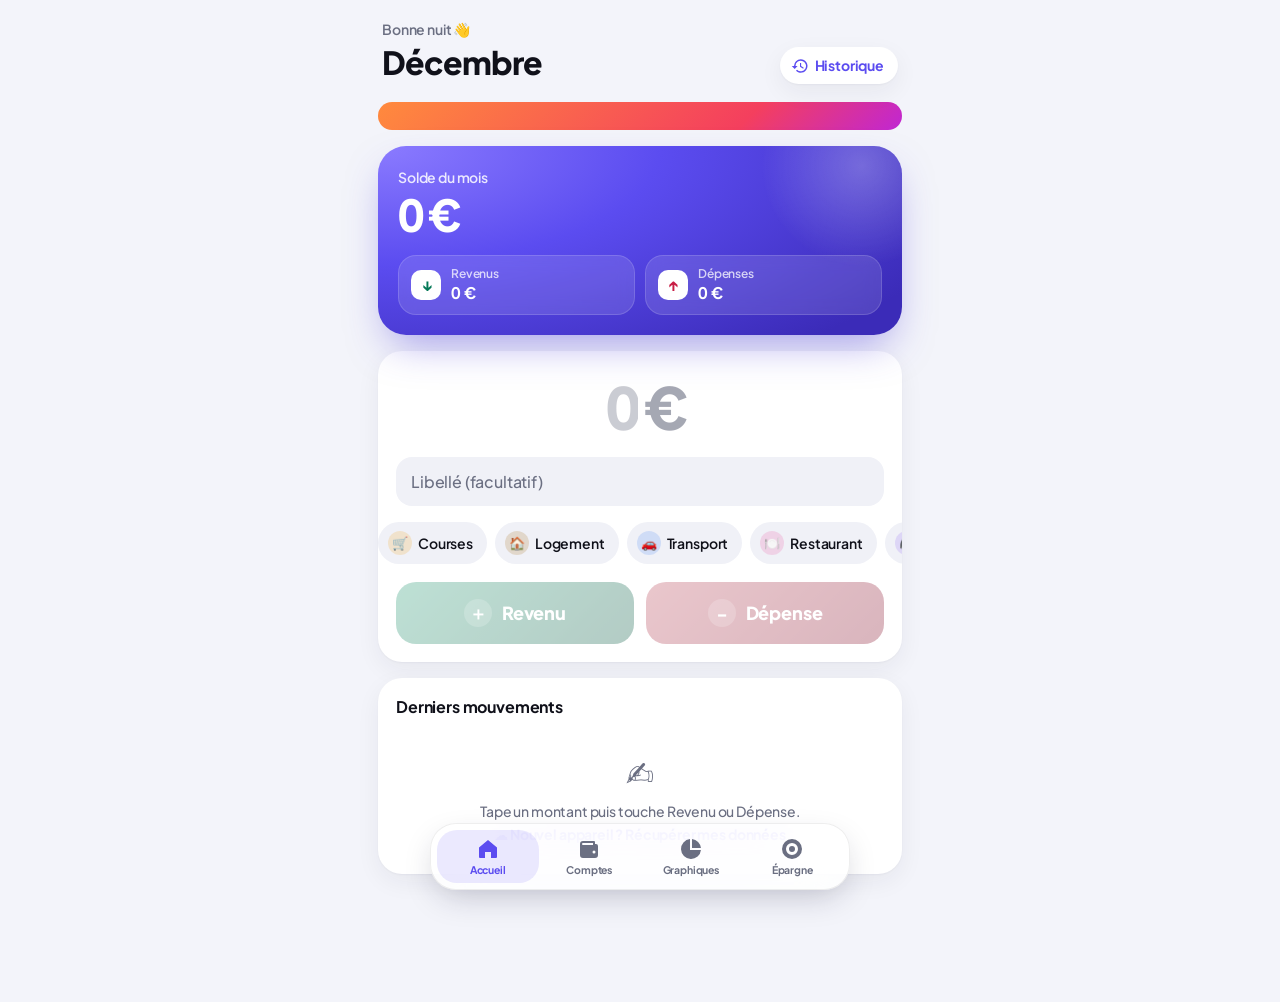
<file: index.html>
<!doctype html>
<html lang="fr">
<head>
  <meta charset="utf-8">
  <meta name="viewport" content="width=device-width, initial-scale=1, viewport-fit=cover">
  <script>
    // Retour de la connexion Google lancée depuis Apps : Google revient à cette adresse
    // (déjà autorisée), on fait suivre tout de suite vers Apps sans rien charger d'autre.
    (function () {
      try {
        var q = location.search, o = JSON.parse(localStorage.getItem("apps.oauth") || "null");
        if (!o || q.indexOf("state=") < 0 || new URLSearchParams(q).get("state") !== o.etat) return;
        history.replaceState(null, "", location.pathname);
        window.stop();
        location.replace("apps/" + q);
      } catch (e) {}
    })();
  </script>
  <title>Budget</title>
  <meta name="description" content="Suivi simple des revenus, dépenses, comptes d'épargne et du PEA.">
  <meta name="apple-mobile-web-app-capable" content="yes">
  <meta name="mobile-web-app-capable" content="yes">
  <meta name="apple-mobile-web-app-title" content="Budget">
  <meta name="apple-mobile-web-app-status-bar-style" content="default">
  <meta name="theme-color" content="#f3f4fa" media="(prefers-color-scheme: light)">
  <meta name="theme-color" content="#0a0a12" media="(prefers-color-scheme: dark)">
  <link rel="apple-touch-icon" href="icons/icon-180.png">
  <link rel="icon" type="image/png" href="icons/icon-192.png">
  <link rel="manifest" href="manifest.webmanifest">
  <link rel="preload" href="fonts/jakarta-700.woff2" as="font" type="font/woff2" crossorigin>
  <link rel="stylesheet" href="style.css">
</head>
<body>
  <div class="halo" aria-hidden="true"></div>

  <main>
    <!-- ACCUEIL -->
    <section id="accueil" class="onglet actif">
      <header class="tete tete-flex">
        <div>
          <p id="salut" class="sur-titre"></p>
          <h1 id="titre-accueil"></h1>
        </div>
        <button id="ouvrir-bilans" class="bouton-historique" aria-label="Historique des mois">
          <svg viewBox="0 0 24 24"><path d="M13 3a9 9 0 0 0-9 9H1l3.9 3.9L8.8 12H6a7 7 0 1 1 2.05 4.95l-1.42 1.42A9 9 0 1 0 13 3zm-1 5v5l4.25 2.52.77-1.28-3.52-2.09V8z"/></svg>
          Historique
        </button>
      </header>

      <button id="bandeau-bilan" class="bandeau-bilan" hidden></button>

      <div class="hero">
        <p class="hero-label">Solde du mois</p>
        <p id="hero-solde" class="hero-montant">0 €</p>
        <div class="hero-pilules">
          <span class="pilule"><i class="fleche-ico haut">↓</i><span><small>Revenus</small><b id="hero-revenus"></b></span></span>
          <span class="pilule"><i class="fleche-ico bas">↑</i><span><small>Dépenses</small><b id="hero-depenses"></b></span></span>
        </div>
      </div>

      <div class="carte saisie">
        <label class="montant" for="montant">
          <input id="montant" type="text" inputmode="decimal" placeholder="0" autocomplete="off" aria-label="Montant">
          <span>€</span>
        </label>
        <input id="libelle" class="champ" type="text" placeholder="Libellé (facultatif)" autocomplete="off" enterkeyhint="done">
        <div id="chips" class="chips" role="group" aria-label="Catégorie"></div>
        <div class="boutons">
          <button id="btn-revenu" class="gros revenu" disabled><span class="rond">＋</span>Revenu</button>
          <button id="btn-depense" class="gros depense" disabled><span class="rond">−</span>Dépense</button>
        </div>
      </div>

      <div class="carte">
        <div class="entete">
          <h2>Derniers mouvements</h2>
          <button id="tout-voir" class="lien" hidden>Tout voir</button>
        </div>
        <ul id="derniers" class="liste"></ul>
        <div id="vide-accueil" class="vide"><div class="vide-ico">✍️</div>Tape un montant puis touche Revenu ou Dépense.<br><button id="recuperer" class="lien" type="button">☁️ Nouvel appareil ? Récupérer mes données</button></div>
      </div>
    </section>

    <!-- COMPTES -->
    <section id="comptes" class="onglet">
      <header class="tete">
        <p class="sur-titre">Ton épargne</p>
        <h1>Comptes</h1>
      </header>
      <div class="hero hero-comptes">
        <p class="hero-label">Épargne totale</p>
        <p id="total-epargne" class="hero-montant">0 €</p>
        <p id="epargne-mois-comptes" class="hero-sous"></p>
        <div id="barre-repartition" class="barre-repartition"></div>
        <div id="legende-comptes" class="legende-comptes"></div>
      </div>
      <div class="carte carte-courbe">
        <div class="entete">
          <h2>Évolution de ton épargne</h2>
        </div>
        <p id="courbe-total" class="courbe-total">0 €</p>
        <p id="courbe-delta" class="delta"></p>
        <div id="courbe-epargne" class="courbe-epargne"></div>
        <div id="periodes-epargne" class="periodes" role="group" aria-label="Période">
          <button data-periode="30" class="actif" aria-pressed="true">1 mois</button>
          <button data-periode="90" aria-pressed="false">3 mois</button>
          <button data-periode="365" aria-pressed="false">1 an</button>
          <button data-periode="0" aria-pressed="false">Tout</button>
        </div>
        <p id="courbe-message" class="aide centre" style="margin-bottom:0"></p>
      </div>
      <div id="liste-comptes" class="liste-comptes"></div>
      <p class="aide centre">Touche un compte pour modifier son montant.<br>Chaque revenu peut être placé sur l'un d'eux.</p>
    </section>

    <!-- GRAPHIQUES -->
    <section id="diagrammes" class="onglet">
      <header class="tete">
        <p class="sur-titre">Où va ton argent</p>
        <h1>Graphiques</h1>
      </header>
      <div class="selecteur-mois" data-mois="diagrammes"></div>
      <div class="carte">
        <h2>Répartition des dépenses</h2>
        <div id="donut"></div>
        <ul id="legende" class="legende"></ul>
      </div>
      <div class="carte">
        <h2>Revenus et dépenses sur 6 mois</h2>
        <div id="barres"></div>
        <div class="cles"><span><i class="pt revenu"></i>Revenus</span><span><i class="pt depense"></i>Dépenses</span></div>
      </div>
    </section>

    <!-- ÉPARGNE -->
    <section id="epargne" class="onglet">
      <header class="tete">
        <p class="sur-titre">Objectif du mois</p>
        <h1>Épargne</h1>
      </header>
      <div class="selecteur-mois" data-mois="epargne"></div>
      <div class="carte">
        <h2>Rentrées d'argent prévues</h2>
        <label class="montant gauche" for="revenus-prevus">
          <input id="revenus-prevus" type="text" inputmode="decimal" placeholder="0" autocomplete="off" aria-label="Rentrées prévues">
          <span>€</span>
        </label>
        <button id="utiliser-recus" class="lien" hidden></button>
      </div>
      <div class="carte">
        <h2>Part à épargner</h2>
        <div class="curseur-tete">
          <span id="pct-affiche" class="pct-grand">15 %</span>
          <span id="badge-tranche" class="badge-tranche"></span>
        </div>
        <input id="curseur" class="curseur" type="range" min="0" max="100" step="1" value="15" aria-label="Pourcentage des rentrées à épargner">
        <p id="montant-curseur" class="aide"></p>
        <div id="zones" class="zones"></div>
      </div>
      <div id="resultat" class="carte resultat"></div>
    </section>
  </main>

  <!-- HISTORIQUE (plein écran) -->
  <section id="historique" class="page" hidden>
    <div class="barre-page">
      <button id="fermer-historique" class="lien">‹ Retour</button>
      <strong>Mouvements</strong>
      <span></span>
    </div>
    <div class="contenu-page">
      <p class="aide">Touche un mouvement pour le supprimer.</p>
      <div id="historique-liste"></div>
      <div class="carte">
        <h2>Sauvegarde</h2>
        <p class="aide">Tes données restent sur ce téléphone. Active Google Drive pour en garder une copie chaque jour.</p>
        <button id="google-drive" class="secondaire large" style="margin-bottom:10px">☁️ Sauvegarde Google Drive</button>
        <div class="boutons">
          <button id="exporter" class="secondaire">Exporter</button>
          <button id="importer" class="secondaire">Importer</button>
        </div>
        <input id="fichier-import" type="file" accept="application/json,.json" hidden>
      </div>
    </div>
  </section>

  <!-- HISTORIQUE DES MOIS (bilans) -->
  <section id="bilans" class="page" hidden>
    <div class="barre-page">
      <button id="fermer-bilans" class="lien">‹ Retour</button>
      <strong id="titre-bilans">Historique</strong>
      <span></span>
    </div>
    <div id="bilans-contenu" class="contenu-page"></div>
  </section>

  <!-- FEUILLE DU BAS (choix du compte, édition des comptes) -->
  <div id="feuille" class="feuille" hidden>
    <div class="voile" data-fermer></div>
    <div id="feuille-panneau" class="panneau" role="dialog" aria-modal="true"></div>
  </div>

  <nav class="tabbar">
    <button data-onglet="accueil" class="actif" aria-label="Accueil">
      <svg viewBox="0 0 24 24"><path d="M3 10.5 12 3l9 7.5V20a1 1 0 0 1-1 1h-5v-6h-6v6H4a1 1 0 0 1-1-1z"/></svg><span>Accueil</span>
    </button>
    <button data-onglet="comptes" aria-label="Comptes">
      <svg viewBox="0 0 24 24"><path d="M3 7a3 3 0 0 1 3-3h11a1 1 0 0 1 1 1v2h1a2 2 0 0 1 2 2v9a3 3 0 0 1-3 3H6a3 3 0 0 1-3-3zm3-1a1 1 0 0 0 0 2h10V6zm11 7.5a1.5 1.5 0 1 0 0 3 1.5 1.5 0 0 0 0-3z"/></svg><span>Comptes</span>
    </button>
    <button data-onglet="diagrammes" aria-label="Graphiques">
      <svg viewBox="0 0 24 24"><path d="M11 2.05A10 10 0 1 0 21.95 13H11z"/><path d="M13 2.05V11h8.95A10 10 0 0 0 13 2.05z"/></svg><span>Graphiques</span>
    </button>
    <button data-onglet="epargne" aria-label="Épargne">
      <svg viewBox="0 0 24 24"><path d="M12 2a10 10 0 1 0 10 10A10 10 0 0 0 12 2zm0 4a6 6 0 1 1-6 6 6 6 0 0 1 6-6zm0 3a3 3 0 1 0 3 3 3 3 0 0 0-3-3z" fill-rule="evenodd"/></svg><span>Épargne</span>
    </button>
  </nav>

  <div id="toast" class="toast" role="status" aria-live="polite"></div>

  <script src="drive.js" data-app="budget" data-nom="Budget" data-cle="budget.v1" data-dossier="budget" data-requis="mouvements" data-unite="mouvement"></script>
  <script src="app.js"></script>
  <!-- Apps : bouton de retour dans Apps, ou transfert depuis l'ancienne appli (voir apps/pont.js) -->
  <script src="apps/pont.js" data-app="budget" data-nom="Budget" data-cle="budget.v1"></script>
</body>
</html>
</file>
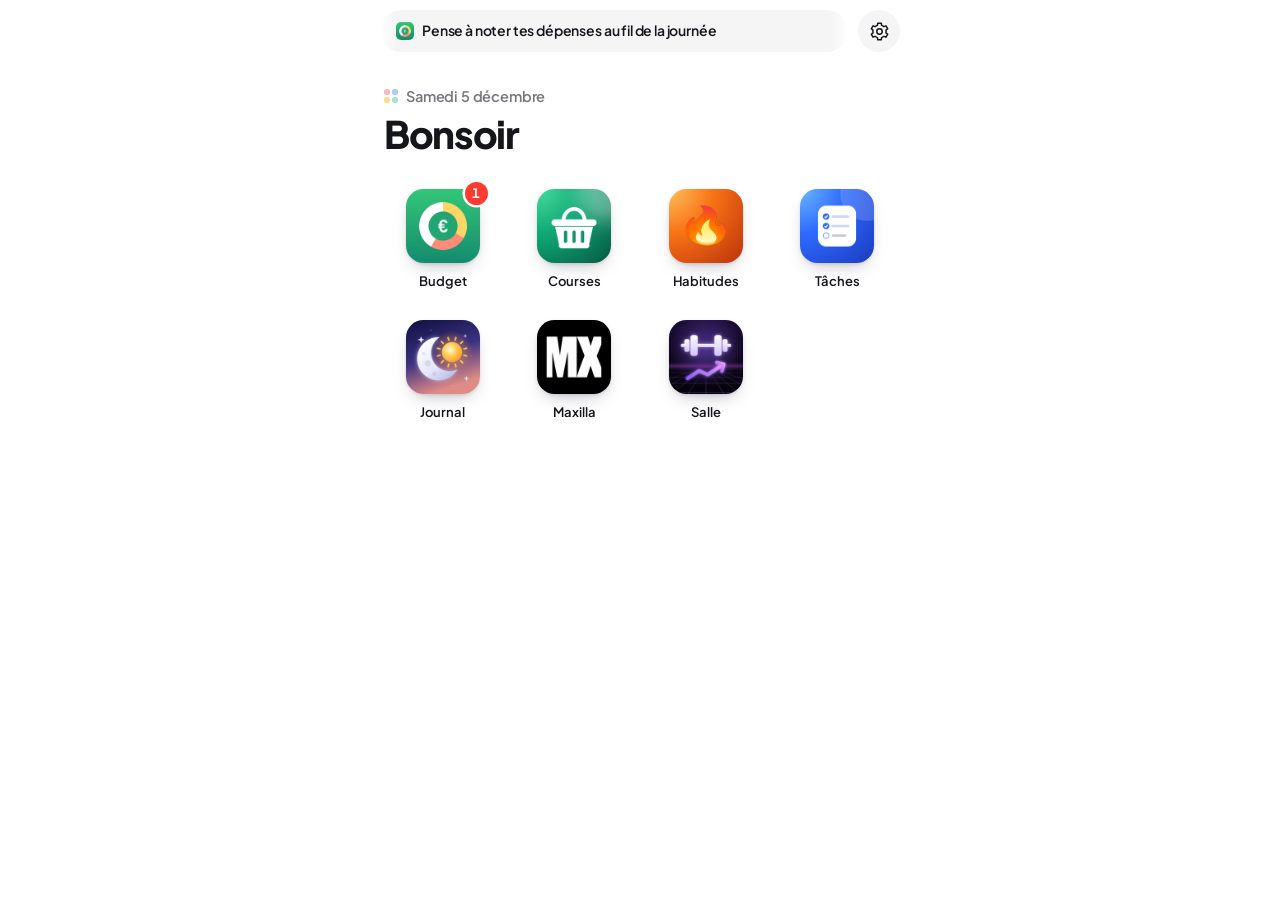
<file: apps/index.html>
<!doctype html>
<html lang="fr">
<head>
  <meta charset="utf-8">
  <meta name="viewport" content="width=device-width, initial-scale=1, viewport-fit=cover">
  <title>Apps</title>
  <meta name="description" content="Toutes mes applis au même endroit : Budget, Courses, Habitudes, Tâches, Journal, Maxilla et Salle.">
  <meta name="apple-mobile-web-app-capable" content="yes">
  <meta name="mobile-web-app-capable" content="yes">
  <meta name="apple-mobile-web-app-title" content="Apps">
  <meta name="apple-mobile-web-app-status-bar-style" content="default">
  <meta name="theme-color" content="#ffffff" media="(prefers-color-scheme: light)">
  <meta name="theme-color" content="#0c0c10" media="(prefers-color-scheme: dark)">
  <link rel="apple-touch-icon" href="icons/icon-180.png">
  <link rel="icon" type="image/png" href="icons/icon-192.png">
  <link rel="manifest" href="manifest.webmanifest">
  <link rel="preload" href="../fonts/jakarta-800.woff2" as="font" type="font/woff2" crossorigin>
  <link rel="stylesheet" href="style.css">
</head>
<body>
  <div class="lueur" aria-hidden="true"></div>

  <main class="accueil">
    <div class="haut">
      <div id="defile" class="defile" role="marquee" aria-label="À faire aujourd'hui">
        <div id="piste" class="piste"></div>
      </div>
      <button id="reglages" class="rond" type="button" aria-label="Réglages et sauvegarde">
        <svg viewBox="0 0 24 24" aria-hidden="true"><circle cx="12" cy="12" r="3.1"/><path d="M19.4 13.5a7.8 7.8 0 0 0 0-3l2-1.6-2-3.4-2.4 1a7.6 7.6 0 0 0-2.6-1.5L14 2.5h-4l-.4 2.5A7.6 7.6 0 0 0 7 6.5l-2.4-1-2 3.4 2 1.6a7.8 7.8 0 0 0 0 3l-2 1.6 2 3.4 2.4-1a7.6 7.6 0 0 0 2.6 1.5l.4 2.5h4l.4-2.5a7.6 7.6 0 0 0 2.6-1.5l2.4 1 2-3.4z"/></svg>
      </button>
    </div>

    <header class="tete">
      <p class="date"><span class="logo-mini" aria-hidden="true"><i></i><i></i><i></i><i></i></span><span id="date"></span></p>
      <h1 id="salut">Bonjour</h1>
    </header>

    <nav id="grille" class="grille" aria-label="Mes applis"></nav>

    <section id="bienvenue" class="bienvenue" hidden>
      <h2>Bienvenue dans Apps</h2>
      <p>Toutes tes applis au même endroit. Récupère d'abord tes données : rien n'est effacé dans tes anciennes applis.</p>
      <div class="boutons">
        <button id="bienvenue-transfert" class="btn plein" type="button">Depuis mes anciennes applis</button>
        <button id="bienvenue-drive" class="btn" type="button">Depuis Google Drive</button>
      </div>
    </section>

    <button id="etat-sauvegarde" class="etat-sauvegarde" type="button" hidden></button>
  </main>

  <!-- Réglages -->
  <div id="feuille" class="feuille" hidden>
    <div class="panneau" role="dialog" aria-modal="true" aria-labelledby="titre-reglages">
      <div class="panneau-haut">
        <h2 id="titre-reglages">Réglages</h2>
        <button id="fermer" class="btn petit" type="button">OK</button>
      </div>

      <section id="r-drive" class="section">
        <h3>Sauvegarde Google Drive</h3>
        <div id="drive-carte" class="carte"></div>
      </section>

      <section id="r-transfert" class="section">
        <h3>Récupérer depuis tes anciennes applis</h3>
        <div class="carte">
          <ol class="etapes">
            <li>Ouvre l'ancienne appli depuis son icône sur l'écran d'accueil, puis touche <b>Transférer vers Apps</b> en haut de l'écran.</li>
            <li>Touche <b>Copier mes données</b>.</li>
            <li>Reviens dans Apps et touche <b>Coller</b> ci-dessous.</li>
          </ol>
          <button id="coller" class="btn plein large" type="button">Coller les données copiées</button>
          <textarea id="zone-coller" class="zone-coller" rows="3" placeholder="Appui long ici, puis « Coller »" hidden></textarea>
          <p class="aide">Une appli à la fois. Tes anciennes applis gardent leurs données. Ne supprime leurs icônes qu'une fois tout vérifié ici : supprimer une icône efface ses données.</p>
        </div>
      </section>

      <section id="r-donnees" class="section">
        <h3>Tes données dans Apps</h3>
        <div id="donnees-liste" class="carte liste"></div>
        <p class="aide">Elles restent sur ce téléphone, dans Apps. Chaque appli les retrouve en s'ouvrant d'ici.</p>
      </section>

      <section id="r-toi" class="section">
        <h3>Toi</h3>
        <div class="carte">
          <label class="champ"><span>Ton prénom</span><input id="prenom" type="text" autocomplete="given-name" placeholder="Pour te dire bonjour" maxlength="40"></label>
        </div>
      </section>

      <section id="r-installer" class="section" hidden>
        <h3>Ajouter Apps à l'écran d'accueil</h3>
        <div class="carte">
          <ol class="etapes">
            <li>Dans <b>Safari</b>, touche le bouton <b>Partager</b> (ou « ··· » puis Partager).</li>
            <li>Choisis <b>Sur l'écran d'accueil</b>, puis <b>Ajouter</b>.</li>
            <li>Ouvre Apps depuis sa nouvelle icône et récupère tes données.</li>
          </ol>
        </div>
      </section>
    </div>
  </div>

  <div id="toast" class="toast" role="status" aria-live="polite" hidden></div>

  <!-- Le programme de Maxilla (pour savoir quels exercices tombent aujourd'hui) -->
  <script src="../maxilla/contenu.js"></script>
  <script src="applis.js"></script>
  <script src="sauvegarde.js"></script>
  <script src="app.js"></script>
</body>
</html>
</file>
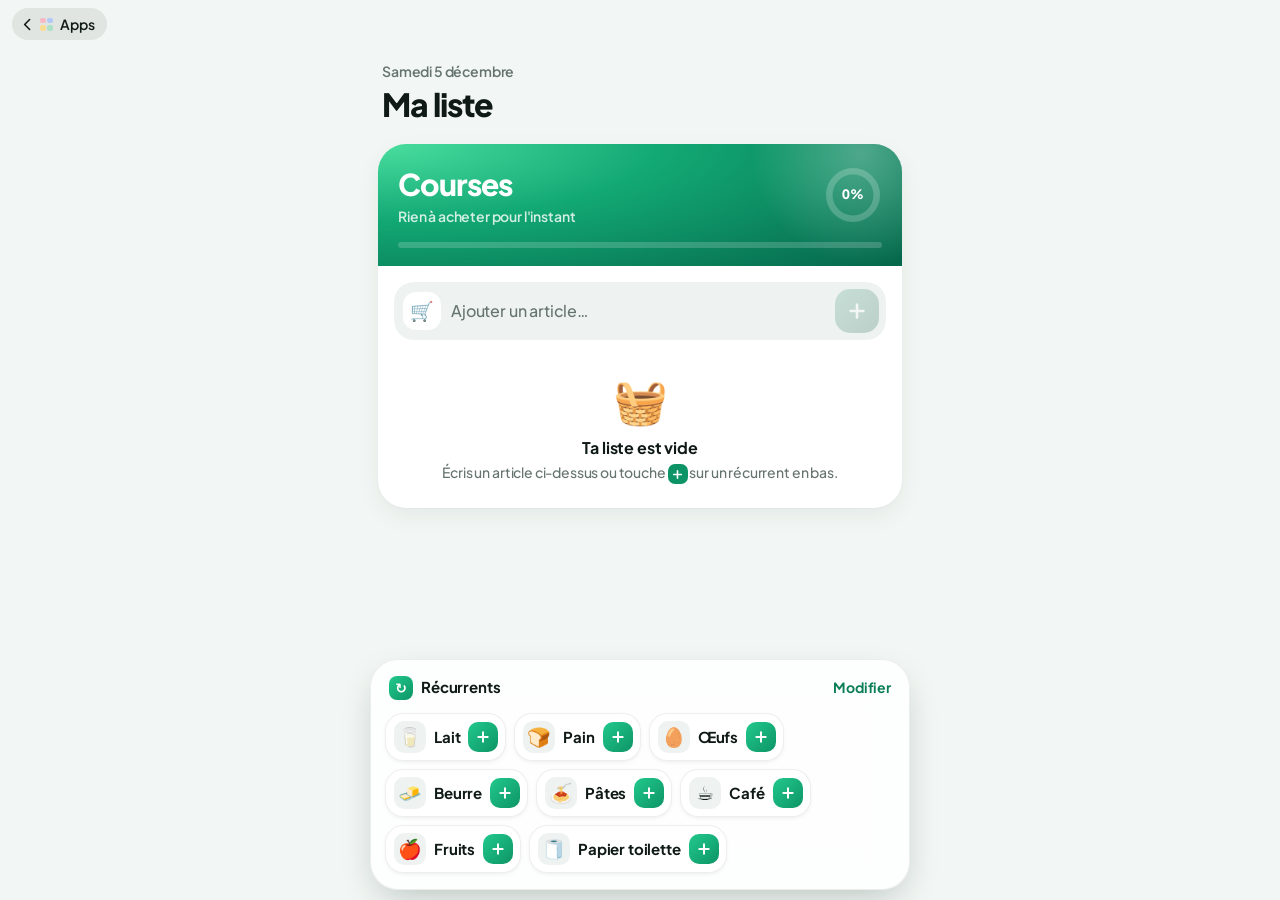
<file: courses/index.html>
<!doctype html>
<html lang="fr">
<head>
  <meta charset="utf-8">
  <meta name="viewport" content="width=device-width, initial-scale=1, viewport-fit=cover">
  <title>Courses</title>
  <meta name="description" content="Liste de courses simple, avec objets récurrents à ajouter d'un geste.">
  <meta name="apple-mobile-web-app-capable" content="yes">
  <meta name="mobile-web-app-capable" content="yes">
  <meta name="apple-mobile-web-app-title" content="Courses">
  <meta name="apple-mobile-web-app-status-bar-style" content="default">
  <meta name="theme-color" content="#f2f6f4" media="(prefers-color-scheme: light)">
  <meta name="theme-color" content="#08100d" media="(prefers-color-scheme: dark)">
  <link rel="apple-touch-icon" href="icons/icon-180.png">
  <link rel="icon" type="image/png" href="icons/icon-192.png">
  <link rel="manifest" href="manifest.webmanifest">
  <link rel="preload" href="fonts/jakarta-800.woff2" as="font" type="font/woff2" crossorigin>
  <link rel="stylesheet" href="style.css">
</head>
<body>
  <div class="halo" aria-hidden="true"></div>

  <main>
    <header class="tete">
      <p id="date" class="sur-titre"></p>
      <h1>Ma liste</h1>
    </header>

    <section class="encart" aria-labelledby="titre-courses">
      <div class="encart-tete">
        <div class="encart-ligne">
          <div>
            <h2 id="titre-courses">Courses</h2>
            <p id="compteur" class="compteur"></p>
          </div>
          <div class="anneau" aria-hidden="true">
            <svg viewBox="0 0 44 44"><circle cx="22" cy="22" r="18" class="fond-anneau"/><circle id="arc" cx="22" cy="22" r="18" class="arc-anneau"/></svg>
            <span id="pct">0%</span>
          </div>
        </div>
        <div class="jauge"><i id="jauge"></i></div>
      </div>

      <div class="encart-corps">
        <form id="form-ajout" class="ajout" autocomplete="off">
          <span id="apercu-emoji" class="apercu" aria-hidden="true">🛒</span>
          <input id="saisie" type="text" placeholder="Ajouter un article…" enterkeyhint="done" aria-label="Nouvel article">
          <button id="btn-ajout" class="btn-plus" type="submit" aria-label="Ajouter" disabled>
            <svg viewBox="0 0 24 24"><path d="M12 5v14M5 12h14"/></svg>
          </button>
        </form>
        <div id="liste" class="liste" role="list"></div>
        <button id="terminer" class="principal terminer" hidden>
          <svg viewBox="0 0 24 24"><path d="M5 12.5l4.5 4.5L19 7.5"/></svg>Terminer les courses
        </button>
        <div id="vide" class="vide">
          <div class="vide-ico">🧺</div>
          <b>Ta liste est vide</b>
          <span>Écris un article ci-dessus ou touche <i><svg viewBox="0 0 24 24"><path d="M12 5v14M5 12h14"/></svg></i> sur un récurrent en bas.</span>
        </div>
      </div>
    </section>
    <p id="astuce" class="aide centre">Touche un article pour le mettre dans le panier.<br>Glisse-le vers la gauche pour le supprimer.<br>Touche son emoji pour le changer.<br>Les récurrents ajoutés reviennent en bas une fois les courses terminées.</p>
  </main>

  <!-- Encart des récurrents, toujours à portée de pouce -->
  <aside class="dock" aria-labelledby="titre-rec">
    <div class="dock-tete">
      <h2 id="titre-rec"><span class="eclair">↻</span>Récurrents</h2>
      <button id="gerer" class="lien">Modifier</button>
    </div>
    <div id="recurrents" class="recurrents"></div>
  </aside>

  <!-- Feuille du bas -->
  <div id="feuille" class="feuille" hidden>
    <div class="voile" data-fermer></div>
    <div id="feuille-panneau" class="panneau" role="dialog" aria-modal="true"></div>
  </div>

  <div id="toast" class="toast" role="status" aria-live="polite"></div>

  <script src="app.js"></script>
  <!-- Apps : bouton de retour dans Apps, ou transfert depuis l'ancienne appli (voir apps/pont.js) -->
  <script src="../apps/pont.js" data-app="courses" data-nom="Courses" data-cle="courses.v1"></script>
</body>
</html>
</file>
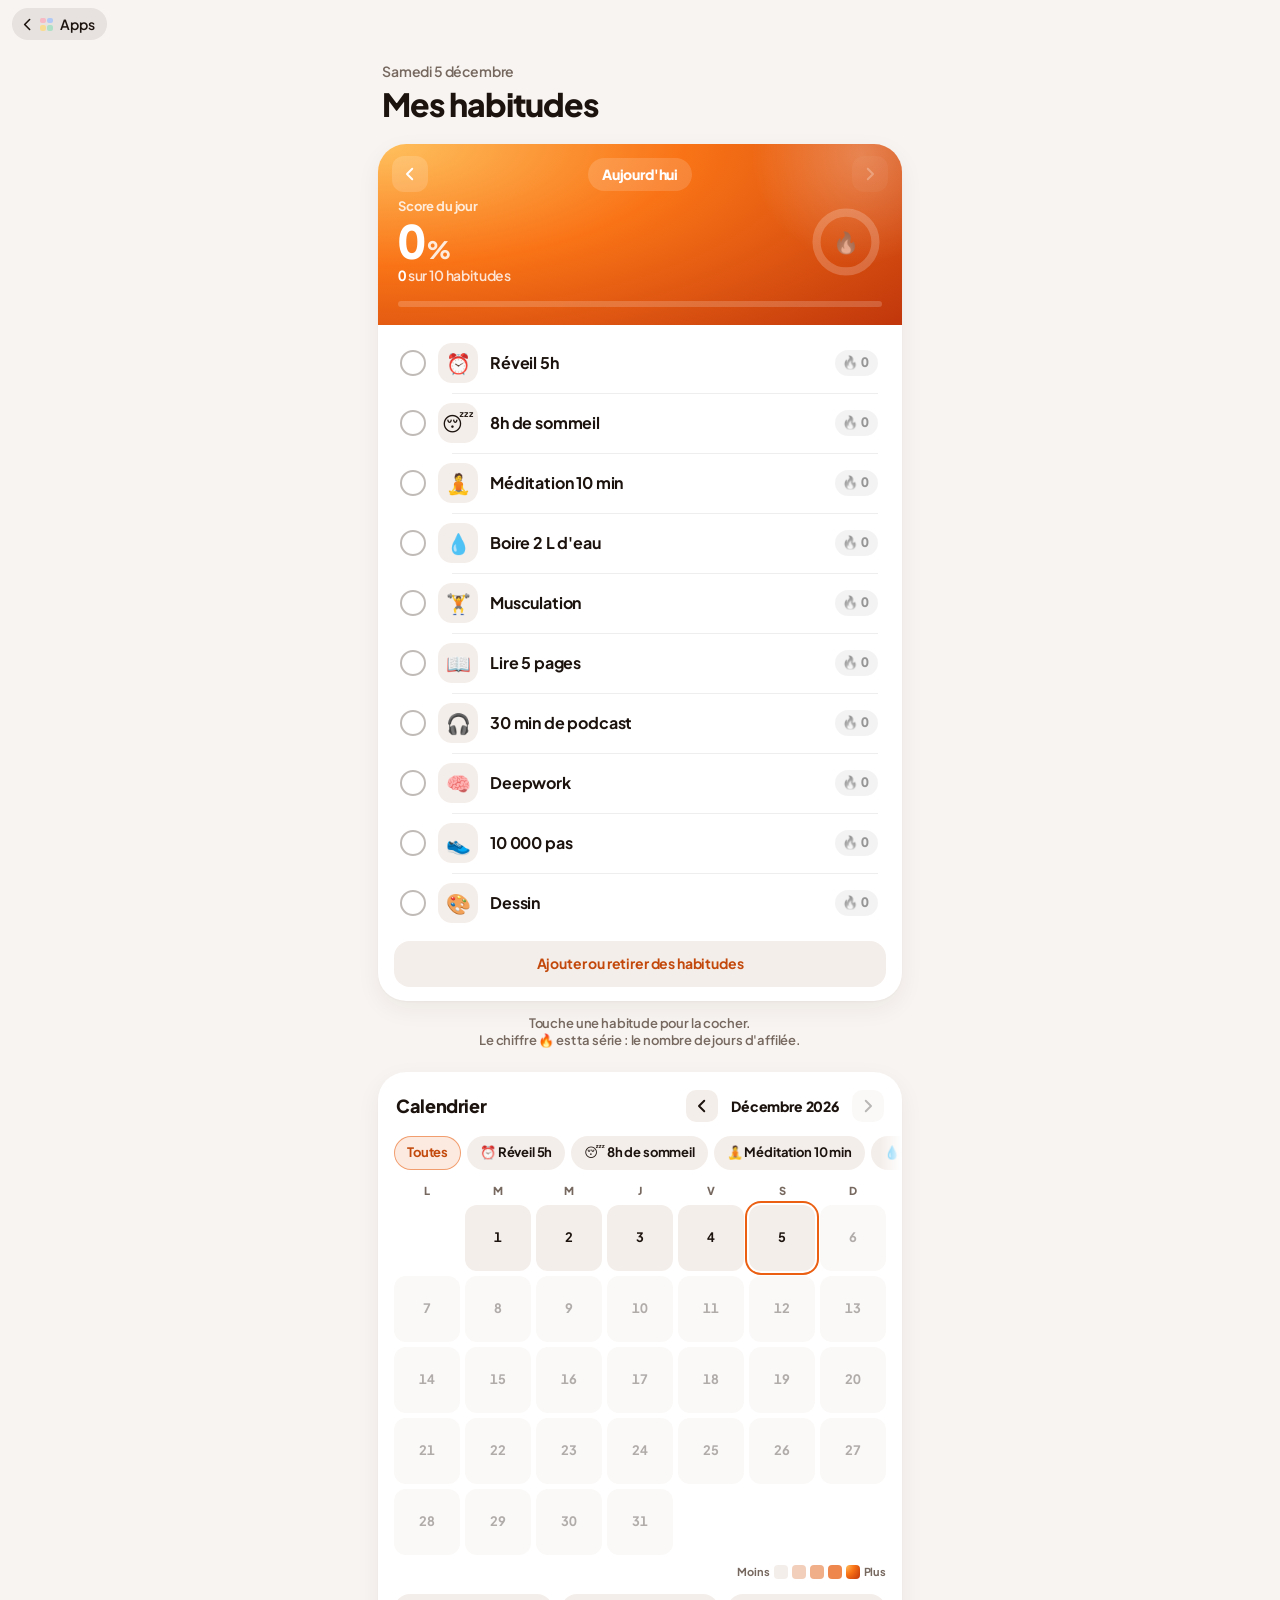
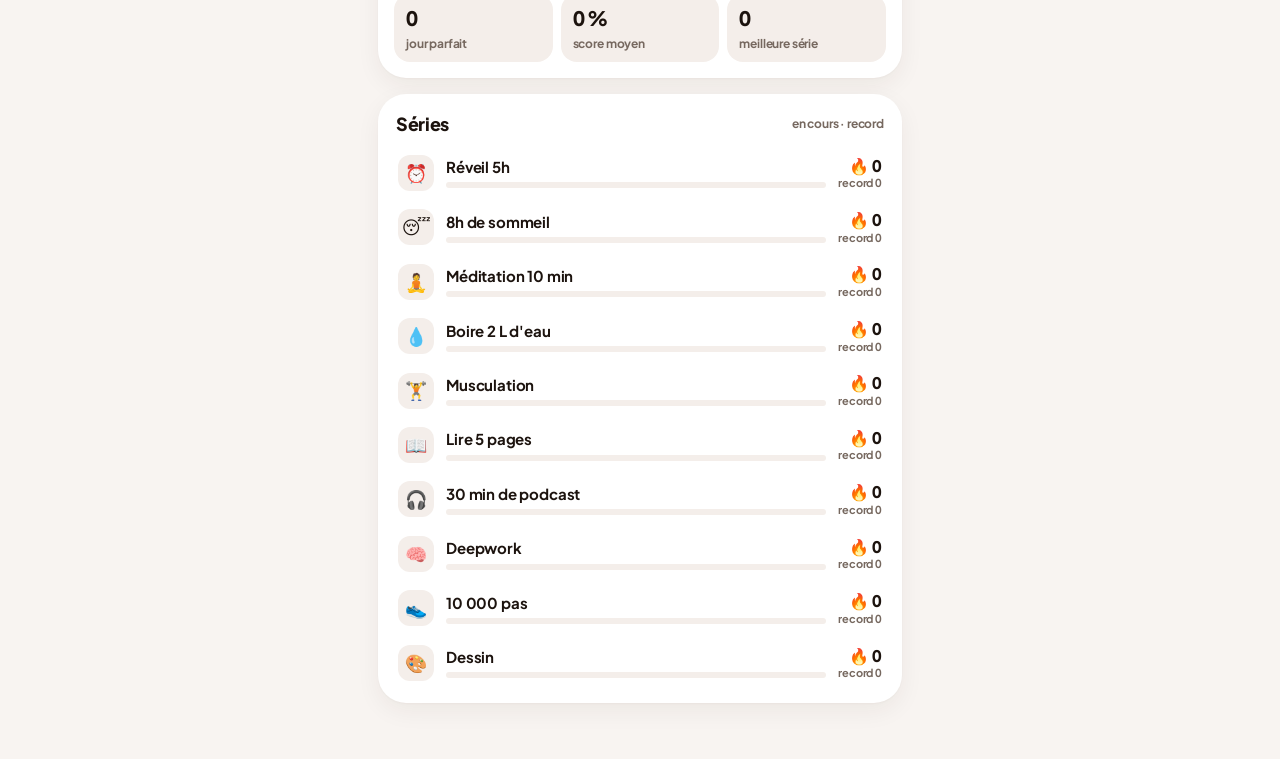
<file: habitudes/index.html>
<!doctype html>
<html lang="fr">
<head>
  <meta charset="utf-8">
  <meta name="viewport" content="width=device-width, initial-scale=1, viewport-fit=cover">
  <title>Habitudes</title>
  <meta name="description" content="Suivi d'habitudes avec séries et calendrier.">
  <meta name="apple-mobile-web-app-capable" content="yes">
  <meta name="mobile-web-app-capable" content="yes">
  <meta name="apple-mobile-web-app-title" content="Habitudes">
  <meta name="apple-mobile-web-app-status-bar-style" content="default">
  <meta name="theme-color" content="#f8f4f1" media="(prefers-color-scheme: light)">
  <meta name="theme-color" content="#110b08" media="(prefers-color-scheme: dark)">
  <link rel="apple-touch-icon" href="icons/icon-180.png">
  <link rel="icon" type="image/png" href="icons/icon-192.png">
  <link rel="manifest" href="manifest.webmanifest">
  <link rel="preload" href="fonts/jakarta-800.woff2" as="font" type="font/woff2" crossorigin>
  <link rel="stylesheet" href="style.css">
</head>
<body>
  <div class="halo" aria-hidden="true"></div>

  <main>
    <header class="tete">
      <p id="date" class="sur-titre"></p>
      <h1>Mes habitudes</h1>
    </header>

    <!-- Le jour (aujourd'hui ou un jour passé) -->
    <section class="encart" aria-labelledby="titre-jour">
      <div class="encart-tete">
        <div class="nav-jour">
          <button id="jour-prec" class="rond" aria-label="Jour précédent"><svg viewBox="0 0 24 24"><path d="M15 5l-7 7 7 7"/></svg></button>
          <button id="titre-jour" class="titre-jour"></button>
          <button id="jour-suiv" class="rond" aria-label="Jour suivant"><svg viewBox="0 0 24 24"><path d="M9 5l7 7-7 7"/></svg></button>
        </div>
        <div class="encart-ligne">
          <div>
            <p class="etiquette">Score du jour</p>
            <p class="score"><span id="score">0</span><small>%</small></p>
            <p id="compteur" class="compteur"></p>
          </div>
          <div class="anneau" aria-hidden="true">
            <svg viewBox="0 0 44 44"><circle cx="22" cy="22" r="18" class="fond-anneau"/><circle id="arc" cx="22" cy="22" r="18" class="arc-anneau"/></svg>
            <span id="flamme">🔥</span>
          </div>
        </div>
        <div class="jauge"><i id="jauge"></i></div>
      </div>

      <div class="encart-corps">
        <div id="liste" class="liste" role="list"></div>
        <div id="vide" class="vide" hidden>
          <div class="vide-ico">🌱</div>
          <b>Aucune habitude</b>
          <span>Touche « Modifier » pour en ajouter.</span>
        </div>
        <button id="gerer" class="modifier">Ajouter ou retirer des habitudes</button>
      </div>
    </section>
    <p class="aide centre">Touche une habitude pour la cocher.<br>Le chiffre 🔥 est ta série : le nombre de jours d'affilée.</p>

    <!-- Calendrier -->
    <section class="carte" aria-labelledby="titre-cal">
      <div class="carte-tete">
        <h2 id="titre-cal">Calendrier</h2>
        <div class="nav-mois">
          <button id="mois-prec" class="rond petit" aria-label="Mois précédent"><svg viewBox="0 0 24 24"><path d="M15 5l-7 7 7 7"/></svg></button>
          <span id="titre-mois"></span>
          <button id="mois-suiv" class="rond petit" aria-label="Mois suivant"><svg viewBox="0 0 24 24"><path d="M9 5l7 7-7 7"/></svg></button>
        </div>
      </div>
      <div id="filtres" class="filtres" role="tablist" aria-label="Habitude affichée"></div>
      <div class="semaine" aria-hidden="true"><span>L</span><span>M</span><span>M</span><span>J</span><span>V</span><span>S</span><span>D</span></div>
      <div id="grille" class="grille"></div>
      <div class="legende" aria-hidden="true">Moins<i></i><i class="n1"></i><i class="n2"></i><i class="n3"></i><i class="n4"></i>Plus</div>
      <div id="bilan-mois" class="bilan-mois"></div>
    </section>

    <!-- Séries -->
    <section class="carte" aria-labelledby="titre-series">
      <div class="carte-tete"><h2 id="titre-series">Séries</h2><span class="doux-petit">en cours · record</span></div>
      <div id="series" class="series"></div>
    </section>
  </main>

  <!-- Feuille du bas -->
  <div id="feuille" class="feuille" hidden>
    <div class="voile" data-fermer></div>
    <div id="feuille-panneau" class="panneau" role="dialog" aria-modal="true"></div>
  </div>

  <div id="toast" class="toast" role="status" aria-live="polite"></div>
  <input id="fichier" type="file" accept="application/json,.json" hidden>

  <script src="drive.js" data-app="habitudes" data-nom="Habitudes" data-cle="habitudes.v1" data-dossier="habit tracker" data-requis="jours" data-unite="jour"></script>
  <script src="app.js"></script>
  <!-- Apps : bouton de retour dans Apps, ou transfert depuis l'ancienne appli (voir apps/pont.js) -->
  <script src="../apps/pont.js" data-app="habitudes" data-nom="Habitudes" data-cle="habitudes.v1"></script>
</body>
</html>
</file>
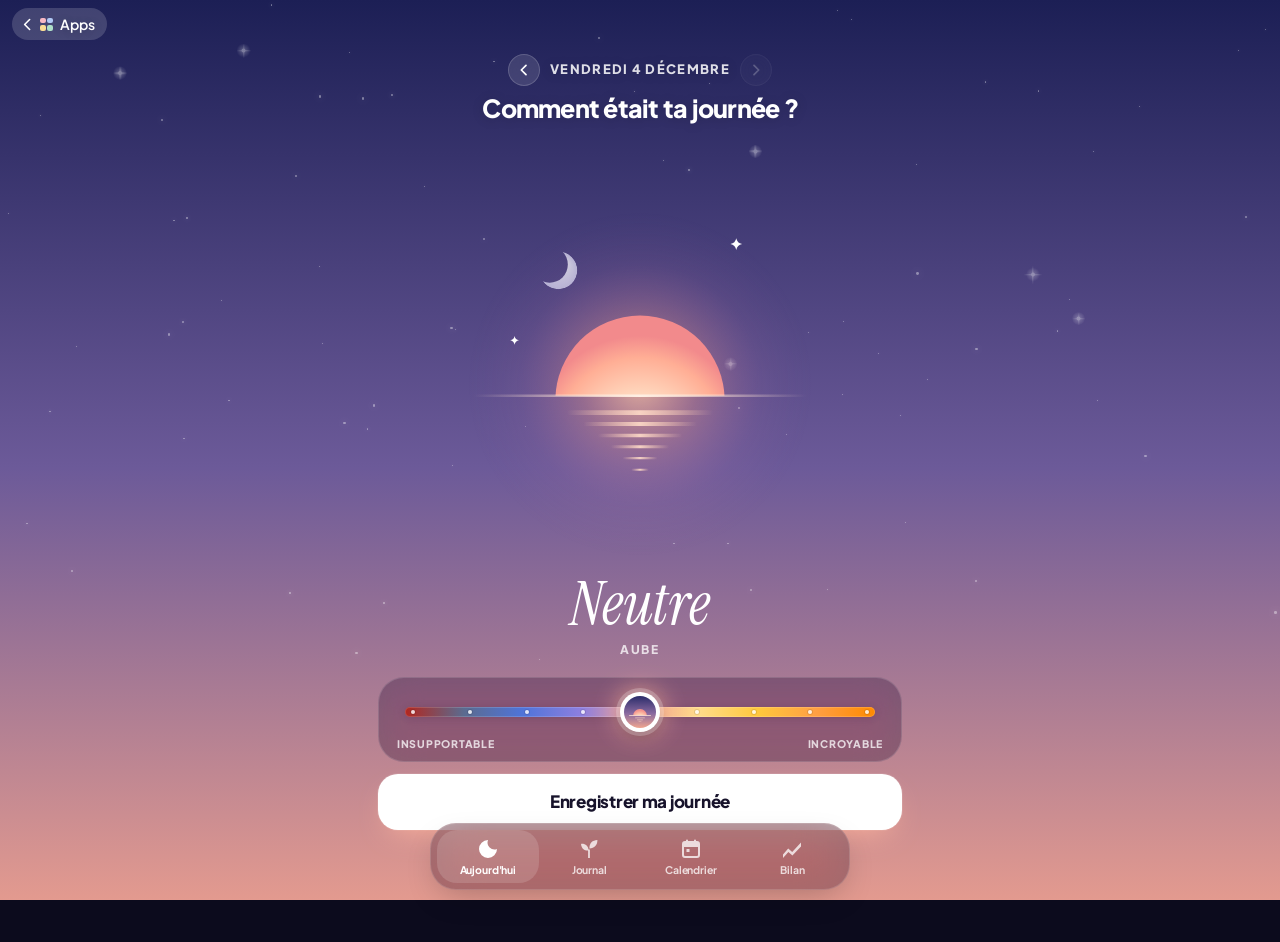
<file: journal/index.html>
<!doctype html>
<html lang="fr">
<head>
  <meta charset="utf-8">
  <meta name="viewport" content="width=device-width, initial-scale=1, viewport-fit=cover">
  <title>Journal</title>
  <meta name="description" content="Journal d'humeur : note ta journée, de la lune de sang au soleil radieux, et dépose tes pensées dans ton jardin secret.">
  <meta name="apple-mobile-web-app-capable" content="yes">
  <meta name="mobile-web-app-capable" content="yes">
  <meta name="apple-mobile-web-app-title" content="Journal">
  <meta name="apple-mobile-web-app-status-bar-style" content="black-translucent">
  <meta id="couleur-theme" name="theme-color" content="#1c1f55">
  <link rel="apple-touch-icon" href="icons/icon-180.png">
  <link rel="icon" type="image/png" href="icons/icon-192.png">
  <link rel="manifest" href="manifest.webmanifest">
  <link rel="preload" href="fonts/instrument-italique.woff2" as="font" type="font/woff2" crossorigin>
  <link rel="preload" href="fonts/jakarta-700.woff2" as="font" type="font/woff2" crossorigin>
  <link rel="stylesheet" href="style.css">
  <link rel="stylesheet" href="jardin.css">
</head>
<body class="sur-jour">
  <!-- Le ciel, qui change avec l'humeur -->
  <div id="ciel" class="ciel" aria-hidden="true">
    <div class="ciel-degrade"></div>
    <div id="etoiles" class="etoiles"></div>
    <div id="poussiere" class="poussiere"></div>
  </div>
  <div class="voile-page" aria-hidden="true"></div>
  <!-- La nuit du jardin secret -->
  <div id="fond-jardin" class="fond-jardin" aria-hidden="true">
    <div class="fj-ciel"></div>
    <div class="fj-aurore"><i></i><i></i><i></i></div>
    <div id="fj-etoiles" class="fj-etoiles"></div>
    <div id="fj-lucioles" class="fj-lucioles"></div>
  </div>
  <div class="bande-statut" aria-hidden="true"></div>

  <main>
    <!-- AUJOURD'HUI -->
    <section id="aujourdhui" class="onglet actif" aria-labelledby="question">
      <header class="tete-jour">
        <div class="nav-jour">
          <button id="jour-prec" class="rond" aria-label="Jour précédent"><svg viewBox="0 0 24 24"><path d="M15 5l-7 7 7 7"/></svg></button>
          <p id="date-jour" class="date-jour"></p>
          <button id="jour-suiv" class="rond" aria-label="Jour suivant"><svg viewBox="0 0 24 24"><path d="M9 5l7 7-7 7"/></svg></button>
        </div>
        <h1 id="question">Comment était ta journée ?</h1>
        <button id="retour-auj" class="puce-retour" hidden>Revenir à aujourd'hui</button>
      </header>

      <div class="scene">
        <div id="astres" class="astres"></div>
      </div>

      <div class="libelle">
        <p id="nom-humeur" class="nom-humeur">Neutre</p>
        <p id="nom-astre" class="nom-astre">Aube</p>
      </div>

      <div class="zone-curseur verre-ciel">
        <div id="curseur" class="curseur" role="slider" tabindex="0" aria-label="Humeur de la journée"
             aria-valuemin="0" aria-valuemax="8" aria-valuenow="4" aria-valuetext="Neutre">
          <div class="piste"><div id="crans" class="crans"></div></div>
          <div id="pouce" class="pouce"></div>
        </div>
        <div class="bornes" aria-hidden="true"><span>Insupportable</span><span>Incroyable</span></div>
      </div>

      <div class="actions">
        <button id="enregistrer" class="bouton-ciel">Enregistrer ma journée</button>
        <div id="apres" class="apres" hidden></div>
        <p id="soutien" class="soutien" hidden>Les nuits de lune de sang finissent toujours par passer. Si tout semble trop lourd, en parler aide : le <a href="tel:3114">3114</a> répond jour et nuit, gratuitement.</p>
      </div>
    </section>

    <!-- JOURNAL SECRET : la pousse sous son dôme, protégée par un code -->
    <section id="jardin" class="onglet verrouille" aria-labelledby="titre-jardin">
      <header class="tete tete-flex tete-jardin">
        <div>
          <p class="sur-titre">Ton jardin intérieur</p>
          <h1 id="titre-jardin">Journal</h1>
        </div>
        <div class="boutons-jardin">
          <button id="jardin-verrou" class="rond-jardin" aria-label="Verrouiller le journal" hidden><svg viewBox="0 0 24 24"><rect x="5" y="11" width="14" height="10" rx="3"/><path d="M8 11V8a4 4 0 0 1 8 0v3"/></svg></button>
          <button id="jardin-reglages" class="rond-jardin" aria-label="Réglages du journal secret" hidden><svg viewBox="0 0 24 24"><circle cx="12" cy="12" r="3.2"/><path d="M19.4 13.5a7.8 7.8 0 0 0 0-3l2-1.6-2-3.4-2.4 1a7.6 7.6 0 0 0-2.6-1.5L14 2.5h-4l-.4 2.5A7.6 7.6 0 0 0 7 6.5l-2.4-1-2 3.4 2 1.6a7.8 7.8 0 0 0 0 3l-2 1.6 2 3.4 2.4-1a7.6 7.6 0 0 0 2.6 1.5l.4 2.5h4l.4-2.5a7.6 7.6 0 0 0 2.6-1.5l2.4 1 2-3.4z"/></svg></button>
        </div>
      </header>

      <div class="scene-jardin">
        <div id="dome-jardin" class="dome-jardin embrume" role="img" aria-label="Ta pousse, protégée par un dôme d'énergie"></div>
      </div>

      <!-- Le jardin ouvert -->
      <div id="ui-jardin" class="ui-jardin" hidden>
        <p id="stade" class="stade">Pousse</p>
        <p id="compte-jardin" class="compte-jardin"></p>
        <p id="phrase-jardin" class="phrase-jardin" aria-live="polite"></p>
        <button id="ecrire" class="bouton-ecrire"><svg viewBox="0 0 24 24" aria-hidden="true"><path d="M4 20l4.5-1 10-10a2.1 2.1 0 0 0-3-3l-10 10L4 20z"/><path d="M13.5 7.5l3 3"/></svg>Écrire</button>
        <button id="revoir" class="lien-revoir" hidden><span class="mini-bulle" aria-hidden="true"></span><span id="revoir-nb"></span></button>
      </div>

      <!-- Le code à 6 chiffres -->
      <div id="ui-code" class="ui-code">
        <div id="accueil-code" class="accueil-code" hidden>
          <h2>Un jardin rien qu'à toi</h2>
          <p>Ici, tu déposes ce qui te pèse. Chaque pensée est enfermée dans une bulle, loin de ton esprit, et ta pousse grandit un peu.</p>
          <p class="discret">Un code à 6 chiffres protège ce jardin. Choisis-le bien : il ne pourra pas être récupéré.</p>
          <button id="choisir-code" class="bouton-ecrire">Choisir mon code</button>
        </div>
        <div id="saisie-code" class="saisie-code">
          <p id="code-titre" class="code-titre">Entre ton code</p>
          <p id="code-sous" class="code-sous">pour retrouver ton jardin</p>
          <div id="points" class="points" role="img" aria-label="0 chiffre sur 6"><i></i><i></i><i></i><i></i><i></i><i></i></div>
          <p id="code-msg" class="code-msg" role="status" aria-live="polite"></p>
          <div id="pave" class="pave" role="group" aria-label="Clavier du code">
            <button data-c="1">1</button><button data-c="2">2</button><button data-c="3">3</button><button data-c="4">4</button><button data-c="5">5</button><button data-c="6">6</button><button data-c="7">7</button><button data-c="8">8</button><button data-c="9">9</button>
            <button id="code-autre" class="pave-lien">Oublié ?</button>
            <button data-c="0">0</button>
            <button id="code-effacer" class="pave-lien" aria-label="Effacer un chiffre"><svg viewBox="0 0 24 24"><path d="M9.2 5.5H19a2 2 0 0 1 2 2v9a2 2 0 0 1-2 2H9.2L3.5 12z"/><path d="M12.6 9.6l4.8 4.8M17.4 9.6l-4.8 4.8"/></svg></button>
          </div>
        </div>
      </div>
    </section>

    <!-- CALENDRIER -->
    <section id="journal" class="onglet" aria-labelledby="titre-journal">
      <header class="tete tete-flex">
        <div>
          <p class="sur-titre">Tes journées</p>
          <h1 id="titre-journal">Calendrier</h1>
        </div>
        <button id="ouvrir-reglages" class="rond-page" aria-label="Réglages et sauvegarde">
          <svg viewBox="0 0 24 24"><circle cx="12" cy="12" r="3.2"/><path d="M19.4 13.5a7.8 7.8 0 0 0 0-3l2-1.6-2-3.4-2.4 1a7.6 7.6 0 0 0-2.6-1.5L14 2.5h-4l-.4 2.5A7.6 7.6 0 0 0 7 6.5l-2.4-1-2 3.4 2 1.6a7.8 7.8 0 0 0 0 3l-2 1.6 2 3.4 2.4-1a7.6 7.6 0 0 0 2.6 1.5l.4 2.5h4l.4-2.5a7.6 7.6 0 0 0 2.6-1.5l2.4 1 2-3.4z"/></svg>
        </button>
      </header>

      <section class="carte calendrier" aria-labelledby="titre-mois">
        <div class="carte-tete">
          <button id="mois-prec" class="rond-page petit" aria-label="Mois précédent"><svg viewBox="0 0 24 24"><path d="M15 5l-7 7 7 7"/></svg></button>
          <h2 id="titre-mois"></h2>
          <button id="mois-suiv" class="rond-page petit" aria-label="Mois suivant"><svg viewBox="0 0 24 24"><path d="M9 5l7 7-7 7"/></svg></button>
        </div>
        <div class="semaine" aria-hidden="true"><span>L</span><span>M</span><span>M</span><span>J</span><span>V</span><span>S</span><span>D</span></div>
        <div id="grille" class="grille"></div>
        <p id="resume-mois" class="resume-mois"></p>
      </section>

      <h2 class="titre-section">Notes du mois</h2>
      <div id="entrees" class="entrees"></div>
      <p class="aide centre">Touche un jour pour le noter ou relire ta note. Un point signale un mot écrit.</p>
    </section>

    <!-- BILAN -->
    <section id="bilan" class="onglet" aria-labelledby="titre-bilan">
      <header class="tete">
        <p class="sur-titre">Ton humeur au fil du temps</p>
        <h1 id="titre-bilan">Bilan</h1>
      </header>

      <div class="tuiles">
        <article id="tuile-mois" class="tuile"></article>
        <article id="tuile-annee" class="tuile"></article>
      </div>

      <div class="filtres" role="group" aria-label="Période des graphiques">
        <button data-periode="30" class="actif" aria-pressed="true">30 jours</button>
        <button data-periode="90" aria-pressed="false">3 mois</button>
        <button data-periode="365" aria-pressed="false">12 mois</button>
      </div>

      <section class="carte" aria-labelledby="titre-courbe">
        <div class="carte-tete gauche">
          <h2 id="titre-courbe">Ta courbe</h2>
          <p id="sous-courbe" class="sous-carte"></p>
        </div>
        <div id="courbe" class="graphique"></div>
      </section>

      <section class="carte" aria-labelledby="titre-repartition">
        <div class="carte-tete gauche">
          <h2 id="titre-repartition">Répartition</h2>
          <p id="sous-repartition" class="sous-carte"></p>
        </div>
        <div id="repartition" class="graphique"></div>
      </section>

      <section class="carte" aria-labelledby="titre-semaine">
        <div class="carte-tete gauche">
          <h2 id="titre-semaine">Selon le jour de la semaine</h2>
          <p id="sous-semaine" class="sous-carte"></p>
        </div>
        <div id="semaine" class="graphique"></div>
      </section>

      <div id="series" class="series"></div>
    </section>
  </main>

  <!-- Barre d'onglets -->
  <nav class="tabbar" role="tablist" aria-label="Sections">
    <button role="tab" data-onglet="aujourdhui" class="actif" aria-selected="true">
      <svg viewBox="0 0 24 24"><path d="M12 3a9 9 0 1 0 9 9 7 7 0 0 1-9-9z"/></svg>Aujourd'hui
    </button>
    <button role="tab" data-onglet="jardin" aria-selected="false">
      <svg viewBox="0 0 24 24"><path d="M11.1 21v-8.5h1.8V21z"/><path d="M11.6 13.6C7.4 13.9 4.4 11.4 4 6.9c4.3-.4 7.4 2 7.6 6.7z"/><path d="M12.4 11.4C12.3 6.2 15.3 3.2 20.4 3c.1 5-3 8.1-8 8.4z"/></svg>Journal
    </button>
    <button role="tab" data-onglet="journal" aria-selected="false">
      <svg viewBox="0 0 24 24"><path fill-rule="evenodd" d="M8 2.5a1 1 0 0 1 1 1V4h6v-.5a1 1 0 1 1 2 0V4h1a3 3 0 0 1 3 3v11a3 3 0 0 1-3 3H6a3 3 0 0 1-3-3V7a3 3 0 0 1 3-3h1v-.5a1 1 0 0 1 1-1zM5 10v8a1 1 0 0 0 1 1h12a1 1 0 0 0 1-1v-8zm2.5 2h3v3h-3z"/></svg>Calendrier
    </button>
    <button role="tab" data-onglet="bilan" aria-selected="false">
      <svg viewBox="0 0 24 24"><path d="M3 17.5l5.2-6 4 3.6L21 5.5v4l-8.6 9-4-3.6L3 21z"/></svg>Bilan
    </button>
  </nav>

  <!-- Page d'écriture de la note -->
  <div id="page-note" class="page-note" hidden role="dialog" aria-modal="true" aria-labelledby="note-titre">
    <div class="page-note-ciel" aria-hidden="true"></div>
    <header class="barre-note">
      <button id="note-annuler" class="lien-note">Annuler</button>
      <div class="note-titre"><span id="note-medaillon"></span><b id="note-titre"></b></div>
      <button id="note-ok" class="lien-note fort">OK</button>
    </header>
    <div class="corps-note">
      <p id="note-invite" class="note-invite"></p>
      <textarea id="texte-note" rows="8" placeholder="Ce qui s'est passé, ce que tu as ressenti…" aria-label="Ta note"></textarea>
      <p class="note-aide">Facultatif · ta note reste sur ce téléphone.</p>
    </div>
  </div>

  <!-- La nébuleuse rouge : les pensées qui préoccupent, chacune dans sa bulle -->
  <div id="nebuleuse" class="nebuleuse" hidden>
    <div class="neb-voile" aria-hidden="true"></div>
    <div id="neb-fenetre" class="neb-fenetre" role="dialog" aria-modal="true" aria-labelledby="neb-titre">
      <div class="neb-fond" aria-hidden="true"><div class="neb-gaz a"></div><div class="neb-gaz b"></div><div class="neb-lueur"></div></div>
      <header class="neb-tete">
        <button id="neb-fermer" class="neb-bouton">Fermer</button>
        <div class="neb-titre"><b id="neb-titre">Tes pensées</b><small id="neb-compte"></small></div>
        <button id="neb-vue" class="neb-bouton rond" aria-label="Voir en liste"></button>
      </header>
      <div id="arene" class="arene" role="group" aria-label="Tes pensées, chacune dans sa bulle"></div>
      <div id="neb-liste" class="neb-liste" hidden></div>
      <p id="murmure" class="murmure" aria-live="polite"></p>
      <div class="ecriture">
        <button id="ouvrir-ecriture" class="pilule-ecrire"><svg viewBox="0 0 24 24" aria-hidden="true"><path d="M4 20l4.5-1 10-10a2.1 2.1 0 0 0-3-3l-10 10L4 20z"/><path d="M13.5 7.5l3 3"/></svg>Écrire ce qui te pèse…</button>
        <div id="carte-ecriture" class="carte-ecriture" hidden>
          <p id="invite-pensee" class="invite-pensee"></p>
          <textarea id="texte-pensee" rows="5" maxlength="20000" aria-labelledby="invite-pensee" placeholder="Écris tout ce que tu as sur le cœur. Une fois encapsulée, ta pensée flottera loin de toi."></textarea>
          <p id="brouillon" class="brouillon" hidden>Ton brouillon t'attendait.</p>
          <div class="ecriture-actions">
            <button id="annuler-pensee" class="neb-bouton">Plus tard</button>
            <button id="encapsuler" class="bouton-bulle" disabled><svg viewBox="0 0 24 24" aria-hidden="true" fill="none" stroke="#d81f45" stroke-width="2.1" stroke-linecap="round"><circle cx="12" cy="12" r="8.6"/><path d="M7.6 10.4a4.8 4.8 0 0 1 3.2-3.1"/><circle cx="15.6" cy="15.4" r="1.1" fill="#d81f45" stroke="none"/></svg>Encapsuler</button>
          </div>
        </div>
      </div>
      <div id="lecture" class="lecture" hidden>
        <div id="carte-lecture" class="carte-lecture" role="document">
          <p id="lecture-date" class="lecture-date"></p>
          <div id="lecture-texte" class="lecture-texte" tabindex="0"></div>
          <div class="lecture-actions">
            <button id="lecture-partir" class="neb-bouton">Laisser partir</button>
            <button id="lecture-fermer" class="bouton-bulle">Refermer la bulle</button>
          </div>
        </div>
      </div>
    </div>
  </div>

  <!-- Feuille du bas -->
  <div id="feuille" class="feuille" hidden>
    <div class="voile" data-fermer></div>
    <div id="feuille-panneau" class="panneau" role="dialog" aria-modal="true"></div>
  </div>

  <div id="toast" class="toast" role="status" aria-live="polite"></div>
  <input id="fichier" type="file" accept="application/json,.json" hidden>

  <script src="astres.js"></script>
  <script src="drive.js" data-app="journal" data-nom="Journal" data-cle="journal.v1" data-dossier="journal" data-requis="jours" data-unite="journée"></script>
  <script src="app.js"></script>
  <script src="jardin.js"></script>
  <script src="pensees.js"></script>
  <!-- Apps : bouton de retour dans Apps, ou transfert depuis l'ancienne appli (voir apps/pont.js) -->
  <script src="../apps/pont.js" data-app="journal" data-nom="Journal" data-cle="journal.v1"></script>
</body>
</html>
</file>
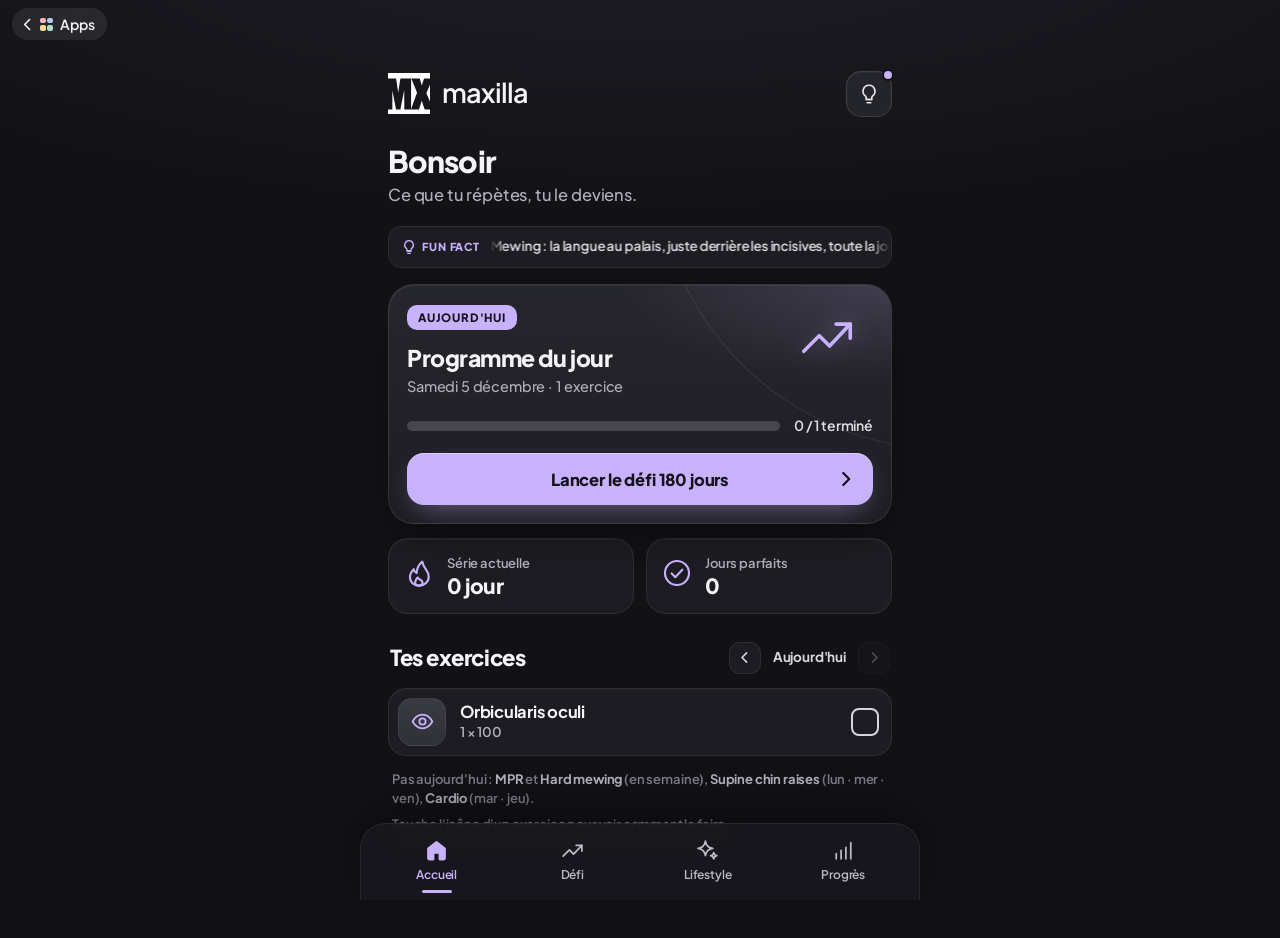
<file: maxilla/index.html>
<!doctype html>
<html lang="fr">
<head>
  <meta charset="utf-8">
  <meta name="viewport" content="width=device-width, initial-scale=1, viewport-fit=cover">
  <title>Maxilla</title>
  <meta name="description" content="MPR, hard mewing, orbicularis oculi, chin raises et cardio : ton défi de 180 jours, une habitude à la fois.">
  <meta name="apple-mobile-web-app-capable" content="yes">
  <meta name="mobile-web-app-capable" content="yes">
  <meta name="apple-mobile-web-app-title" content="Maxilla">
  <meta name="apple-mobile-web-app-status-bar-style" content="black-translucent">
  <meta name="theme-color" content="#121216">
  <meta name="color-scheme" content="dark">
  <link rel="apple-touch-icon" href="icons/icon-180.png">
  <link rel="icon" type="image/png" href="icons/icon-192.png">
  <link rel="manifest" href="manifest.webmanifest">
  <link rel="preload" href="fonts/jakarta-800.woff2" as="font" type="font/woff2" crossorigin>
  <link rel="preload" href="fonts/jakarta-600.woff2" as="font" type="font/woff2" crossorigin>
  <link rel="stylesheet" href="style.css">
</head>
<body>
  <!-- Le logo et les icônes (traits de 24 × 24) -->
  <svg class="sprite" aria-hidden="true">
    <symbol id="logo" viewBox="0 0 100 100"><path d="M-0 92.50L-0 87.20L5.16 87.18L10.33 87.16L10.37 64.27C10.39 51.69 10.44 41.57 10.47 41.79C10.51 42.01 10.77 43.35 11.05 44.78C11.32 46.20 11.84 48.91 12.20 50.80C15.22 66.84 19.22 86.90 19.45 87.14C19.48 87.17 21.75 87.19 24.49 87.18L29.47 87.16L30.11 83.93C30.47 82.16 31.07 79.05 31.45 77.03C32.44 71.85 33.15 68.15 35.25 57.30C35.86 54.17 37.72 44.82 38.30 42.01C38.45 41.29 38.59 40.69 38.61 40.67C38.68 40.60 38.75 51.65 38.80 70.30C38.83 79.48 38.87 87.03 38.91 87.06C38.94 87.09 42.57 87.11 46.97 87.10L54.98 87.08L55 49.94L55.02 12.80L42.32 12.80L29.62 12.80L29.39 14.02C28.81 17.19 28.32 20.31 26.48 32.34C25.99 35.56 25.08 41.79 24.62 45.04C24.48 46.03 24.34 46.85 24.32 46.85C24.30 46.85 24 44.87 23.66 42.44C23.31 40.02 22.89 37.12 22.72 36C22.55 34.89 22.09 31.78 21.69 29.11C20.89 23.67 20.78 22.93 20.10 18.46C19.84 16.73 19.55 14.79 19.45 14.15C19.36 13.52 19.27 12.95 19.25 12.90C19.23 12.82 17.23 12.80 9.61 12.80L0 12.80L0 5.30L0 -2.19L50 -2.19L100 -2.19L100 5.30L100 12.80L92.96 12.80L85.92 12.80L85.79 13.18C85.72 13.39 85.30 14.63 84.85 15.95C83.37 20.32 82.78 22.21 81.42 26.91C80.46 30.24 80.52 30.06 80.45 29.90C80.42 29.81 80.21 29.05 79.98 28.19C79.08 24.80 78.01 21.21 75.87 14.49L75.33 12.80L65.45 12.80C59.71 12.80 55.58 12.83 55.58 12.87C55.58 12.99 56.71 15.90 57.70 18.35C59.55 22.92 59.98 23.99 61.58 27.99C62.48 30.23 63.56 32.94 63.98 34.01C65.10 36.85 66.72 40.98 68.01 44.22C68.62 45.78 69.15 47.15 69.18 47.27C69.21 47.40 69.17 47.64 69.07 47.90C68.92 48.32 65.88 56.15 65.51 57.10C65.35 57.50 64.21 60.51 63.12 63.40C62 66.34 59.28 73.94 58.23 77.03C57.07 80.43 55.18 86.63 55.18 87.02C55.18 87.12 56.20 87.14 63.10 87.12C67.45 87.11 71.63 87.08 72.39 87.06L73.76 87.02L74.01 86.21C75.55 81.16 79.48 68.71 80.21 66.55L80.43 65.88L80.62 66.51C81.48 69.46 84.35 78.09 86.39 83.85L87.53 87.08L93.77 87.10L100 87.12L100 92.46L100 97.81L50 97.81L0 97.81L-0 92.50ZM98.91 66.02C98.33 64.62 97.04 61.50 96.05 59.09C95.06 56.68 93.77 53.56 93.18 52.15C92.60 50.75 91.99 49.27 91.82 48.85L91.52 48.11L92.33 46.10C92.77 45 93.77 42.56 94.54 40.67C95.79 37.62 99.21 29.23 99.75 27.87L99.96 27.36L99.98 37.66C99.99 43.33 99.99 52.60 99.98 58.26L99.96 68.56L98.91 66.02Z"/></symbol>
    <symbol id="i-pouce" viewBox="0 0 24 24"><rect x="3.5" y="10.5" width="4" height="9.5" rx="1.2"/><path d="M7.5 10.5 11 3.6c1.6.1 2.6 1.5 2.2 3L12.6 9h5.8a2 2 0 0 1 2 2.4l-1.3 6.8a2.2 2.2 0 0 1-2.2 1.8H7.5"/></symbol>
    <symbol id="i-langue" viewBox="0 0 24 24"><path d="M3 9.5c0-1.1.9-2 2-2h14c1.1 0 2 .9 2 2 0 5-4 9-9 9s-9-4-9-9z"/><path d="M8 15.6c1-1.6 2.4-2.4 4-2.4s3 .8 4 2.4"/><path d="M12 13.2v2.3"/></symbol>
    <symbol id="i-oeil" viewBox="0 0 24 24"><path d="M2.5 12C5 7.6 8.4 5.5 12 5.5s7 2.1 9.5 6.5c-2.5 4.4-5.9 6.5-9.5 6.5S5 16.4 2.5 12z"/><circle cx="12" cy="12" r="3"/></symbol>
    <symbol id="i-lit" viewBox="0 0 24 24"><path d="M3 5.5v14"/><path d="M3 16h18v3.5"/><path d="M10 16v-5.5h7.5a3.5 3.5 0 0 1 3.5 3.5v2"/><circle cx="6.6" cy="12.6" r="1.9"/></symbol>
    <symbol id="i-coeur" viewBox="0 0 24 24"><path d="M4.1 10.4C3.6 6.9 5.8 4.5 8.4 4.5c1.6 0 2.8.8 3.6 2 .8-1.2 2-2 3.6-2 2.6 0 4.8 2.4 4.3 5.9"/><path d="M5.6 15.6c1.8 2.1 4.1 3.9 6.4 5.1 2.3-1.2 4.6-3 6.4-5.1"/><path d="M2.5 13h4.3l1.7-2.8 2.8 5.3 2-3.6 1.1 1.1h7.1"/></symbol>
    <symbol id="i-flamme" viewBox="0 0 24 24"><path d="M12 21.5c-3.9 0-6.8-2.7-6.8-6.4 0-2.6 1.4-4.4 2.8-6 .3 1.5 1.1 2.5 2.2 3 .1-3.6 1.6-6.4 4.3-8.6.4 2.8 1.6 4.5 2.9 6.2 1.1 1.5 1.9 3 1.9 5.2 0 3.8-3.2 6.6-7.3 6.6z"/><path d="M12 21.5c-1.7 0-2.9-1.2-2.9-2.8 0-1.4.9-2.4 1.9-3.4.5.9 1.2 1.4 2 1.8.9.5 1.7 1.3 1.7 2.3 0 1.3-1.2 2.1-2.7 2.1z"/></symbol>
    <symbol id="i-check" viewBox="0 0 24 24"><circle cx="12" cy="12" r="9"/><path d="m8 12.3 2.8 2.8 5.2-5.6"/></symbol>
    <symbol id="i-coche" viewBox="0 0 24 24"><path d="m5 12.5 4.5 4.5L19 7.5"/></symbol>
    <symbol id="i-sommet" viewBox="0 0 24 24"><path d="M2.5 19.5 9 9l3.6 5.6 2.2-3.2 6.7 8.1z"/><path d="M9 9V4l3.5 1.4L9 6.8"/></symbol>
    <symbol id="i-eclair" viewBox="0 0 24 24"><path d="M13.5 2.5 5 13.5h6.2l-1 8 8.8-11.2h-6.3z"/></symbol>
    <symbol id="i-ampoule" viewBox="0 0 24 24"><path d="M9 18h6"/><path d="M10 21.5h4"/><path d="M12 2.5a6.5 6.5 0 0 0-3.9 11.7c.6.5.9 1.2.9 2V18h6v-1.8c0-.8.3-1.5.9-2A6.5 6.5 0 0 0 12 2.5z"/></symbol>
    <symbol id="i-maison" viewBox="0 0 24 24"><path d="M4 10.2 12 3.8l8 6.4V19a1.5 1.5 0 0 1-1.5 1.5H15V15a1 1 0 0 0-1-1h-4a1 1 0 0 0-1 1v5.5H5.5A1.5 1.5 0 0 1 4 19z"/></symbol>
    <symbol id="i-courbe" viewBox="0 0 24 24"><path d="M3 17.5 9 11.5l4 4 8-8.5"/><path d="M15.5 7H21v5.5"/></symbol>
    <symbol id="i-etincelles" viewBox="0 0 24 24"><path d="M10 3c.6 3.9 3.1 6.4 7 7-3.9.6-6.4 3.1-7 7-.6-3.9-3.1-6.4-7-7 3.9-.6 6.4-3.1 7-7z"/><path d="M18 14c.3 1.7 1.3 2.7 3 3-1.7.3-2.7 1.3-3 3-.3-1.7-1.3-2.7-3-3 1.7-.3 2.7-1.3 3-3z"/></symbol>
    <symbol id="i-barres" viewBox="0 0 24 24"><path d="M5 20v-5"/><path d="M9.7 20v-8"/><path d="M14.3 20V9"/><path d="M19 20V4.5"/></symbol>
    <symbol id="i-balance" viewBox="0 0 24 24"><path d="M12 4v16.5"/><path d="M7.5 20.5h9"/><path d="M4.5 7.5h15"/><path d="M5 7.5 2.5 13a2.5 2.5 0 0 0 5 0z"/><path d="M19 7.5 16.5 13a2.5 2.5 0 0 0 5 0z"/></symbol>
    <symbol id="i-goutte" viewBox="0 0 24 24"><path d="M12 3c3.6 4.3 6.2 7.6 6.2 10.8a6.2 6.2 0 0 1-12.4 0C5.8 10.6 8.4 7.3 12 3z"/></symbol>
    <symbol id="i-pomme" viewBox="0 0 24 24"><path d="M12 8.2c-1.4-1.1-3.5-1.4-5.1-.5C4.6 9 4.2 12.3 5.3 15.3c1.2 3.2 3.4 5.7 5.2 5.7.6 0 1-.3 1.5-.3s.9.3 1.5.3c1.8 0 4-2.5 5.2-5.7 1.1-3 .7-6.3-1.6-7.6-1.6-.9-3.7-.6-5.1.5z"/><path d="M12 8.2c0-2.2.9-3.8 3-4.7"/></symbol>
    <symbol id="i-calendrier" viewBox="0 0 24 24"><rect x="3.5" y="5" width="17" height="15.5" rx="2.5"/><path d="M3.5 10h17"/><path d="M8 3v4"/><path d="M16 3v4"/></symbol>
    <symbol id="i-nuage" viewBox="0 0 24 24"><path d="M7 18.5a4.5 4.5 0 0 1-.6-8.96 6 6 0 0 1 11.5-1.04A4.5 4.5 0 0 1 17.5 18.5z"/></symbol>
    <symbol id="i-exporter" viewBox="0 0 24 24"><path d="M12 15V3.5"/><path d="M7.5 8 12 3.5 16.5 8"/><path d="M4.5 13.5v5a2 2 0 0 0 2 2h11a2 2 0 0 0 2-2v-5"/></symbol>
    <symbol id="i-importer" viewBox="0 0 24 24"><path d="M12 3.5V15"/><path d="M7.5 10.5 12 15l4.5-4.5"/><path d="M4.5 13.5v5a2 2 0 0 0 2 2h11a2 2 0 0 0 2-2v-5"/></symbol>
    <symbol id="i-son" viewBox="0 0 24 24"><path d="M3.5 9.5h4l4.5-4v13l-4.5-4h-4z"/><path d="M15.5 9a4.2 4.2 0 0 1 0 6"/><path d="M18 6.5a7.8 7.8 0 0 1 0 11"/></symbol>
    <symbol id="i-personne" viewBox="0 0 24 24"><circle cx="12" cy="8" r="3.8"/><path d="M4.5 20.5c.9-3.8 3.8-5.8 7.5-5.8s6.6 2 7.5 5.8"/></symbol>
    <symbol id="i-chevron" viewBox="0 0 24 24"><path d="M9 5.5 15.5 12 9 18.5"/></symbol>
    <symbol id="i-retour" viewBox="0 0 24 24"><path d="M15 5.5 8.5 12l6.5 6.5"/></symbol>
    <symbol id="i-drapeau" viewBox="0 0 24 24"><path d="M5.5 21V4"/><path d="M5.5 4.5h12l-2.5 4 2.5 4h-12"/></symbol>
    <symbol id="i-etoile" viewBox="0 0 24 24"><path d="m12 3.3 2.6 5.4 5.9.8-4.3 4.1 1 5.9L12 16.7l-5.2 2.8 1-5.9-4.3-4.1 5.9-.8z"/></symbol>
    <symbol id="i-info" viewBox="0 0 24 24"><circle cx="12" cy="12" r="9"/><path d="M12 11v5.5"/><path d="M12 7.6v.2"/></symbol>
    <symbol id="i-encore" viewBox="0 0 24 24"><path d="M20 11.5A8 8 0 1 0 17.7 17"/><path d="M20.5 5.5v6h-6"/></symbol>
  </svg>

  <!-- ============ Accueil ============ -->
  <main id="vue-jour" class="vue active" aria-label="Accueil">
    <header class="barre">
      <div class="marque"><svg class="logo" aria-hidden="true"><use href="#logo"/></svg><span class="mot">maxilla</span></div>
      <button id="bouton-fact" class="bouton-carre" aria-label="Le fun fact du jour">
        <svg class="ico" aria-hidden="true"><use href="#i-ampoule"/></svg><i id="point-fact" class="point" hidden></i>
      </button>
    </header>
    <h1 id="salut" class="salut">Bonjour</h1>
    <p id="devise" class="devise"></p>

    <button id="bandeau" class="bandeau" aria-label="Fun facts : ouvrir l'onglet Lifestyle">
      <span class="bandeau-etiquette"><svg class="ico" aria-hidden="true"><use href="#i-ampoule"/></svg>Fun fact</span>
      <span class="bandeau-fenetre"><span id="bandeau-piste" class="bandeau-piste"></span></span>
    </button>

    <section id="heros" class="heros" aria-label="Programme du jour"></section>
    <div id="stats" class="stats"></div>

    <section class="programme" aria-labelledby="titre-liste">
      <div class="prog-tete">
        <h2 id="titre-liste">Tes exercices</h2>
        <div class="nav-jour">
          <button id="jour-prec" class="rond" aria-label="Jour précédent"><svg class="ico" aria-hidden="true"><use href="#i-retour"/></svg></button>
          <button id="titre-jour" class="titre-jour"></button>
          <button id="jour-suiv" class="rond" aria-label="Jour suivant"><svg class="ico" aria-hidden="true"><use href="#i-chevron"/></svg></button>
        </div>
      </div>
      <div id="liste" class="liste"></div>
      <p id="hors" class="hors"></p>
    </section>
  </main>

  <!-- ============ Défi ============ -->
  <main id="vue-defi" class="vue" aria-label="Défi 180 jours" hidden></main>

  <!-- ============ Lifestyle ============ -->
  <main id="vue-lifestyle" class="vue" aria-label="Lifestyle" hidden></main>

  <!-- ============ Progrès ============ -->
  <main id="vue-progres" class="vue" aria-label="Progrès" hidden></main>

  <!-- Barre d'onglets -->
  <nav class="onglets" aria-label="Onglets">
    <button data-vue="jour" class="actif" aria-current="page"><svg class="ico" aria-hidden="true"><use href="#i-maison"/></svg><span>Accueil</span></button>
    <button data-vue="defi"><svg class="ico" aria-hidden="true"><use href="#i-courbe"/></svg><span>Défi</span></button>
    <button data-vue="lifestyle"><svg class="ico" aria-hidden="true"><use href="#i-etincelles"/></svg><span>Lifestyle</span></button>
    <button data-vue="progres"><svg class="ico" aria-hidden="true"><use href="#i-barres"/></svg><span>Progrès</span></button>
  </nav>

  <!-- Feuille du bas (consignes d'un exercice, fun fact…) -->
  <div id="feuille" class="feuille" hidden>
    <div class="voile" data-fermer></div>
    <div id="feuille-panneau" class="panneau" role="dialog" aria-modal="true"></div>
  </div>

  <!-- Célébrations (journée parfaite, jalon, défi signé, courbe cassée) -->
  <div id="fete" class="fete" hidden role="dialog" aria-modal="true">
    <div class="fete-fond"></div>
    <div id="fete-contenu" class="fete-contenu"></div>
  </div>

  <div id="toast" class="toast" role="status" aria-live="polite"></div>
  <input id="fichier" type="file" accept="application/json,.json" hidden>

  <script src="contenu.js"></script>
  <script src="sons.js"></script>
  <script src="sauvegarde.js" data-app="maxilla" data-nom="Maxilla" data-cle="maxilla.v1" data-requis="jours" data-unite="jour"></script>
  <script src="drive.js" data-app="maxilla" data-nom="Maxilla" data-cle="maxilla.v1" data-dossier="maxilla" data-requis="jours" data-unite="jour"></script>
  <script src="app.js"></script>
  <!-- Apps : bouton de retour dans Apps, ou transfert depuis l'ancienne appli (voir apps/pont.js) -->
  <script src="../apps/pont.js" data-app="maxilla" data-nom="Maxilla" data-cle="maxilla.v1"></script>
</body>
</html>
</file>
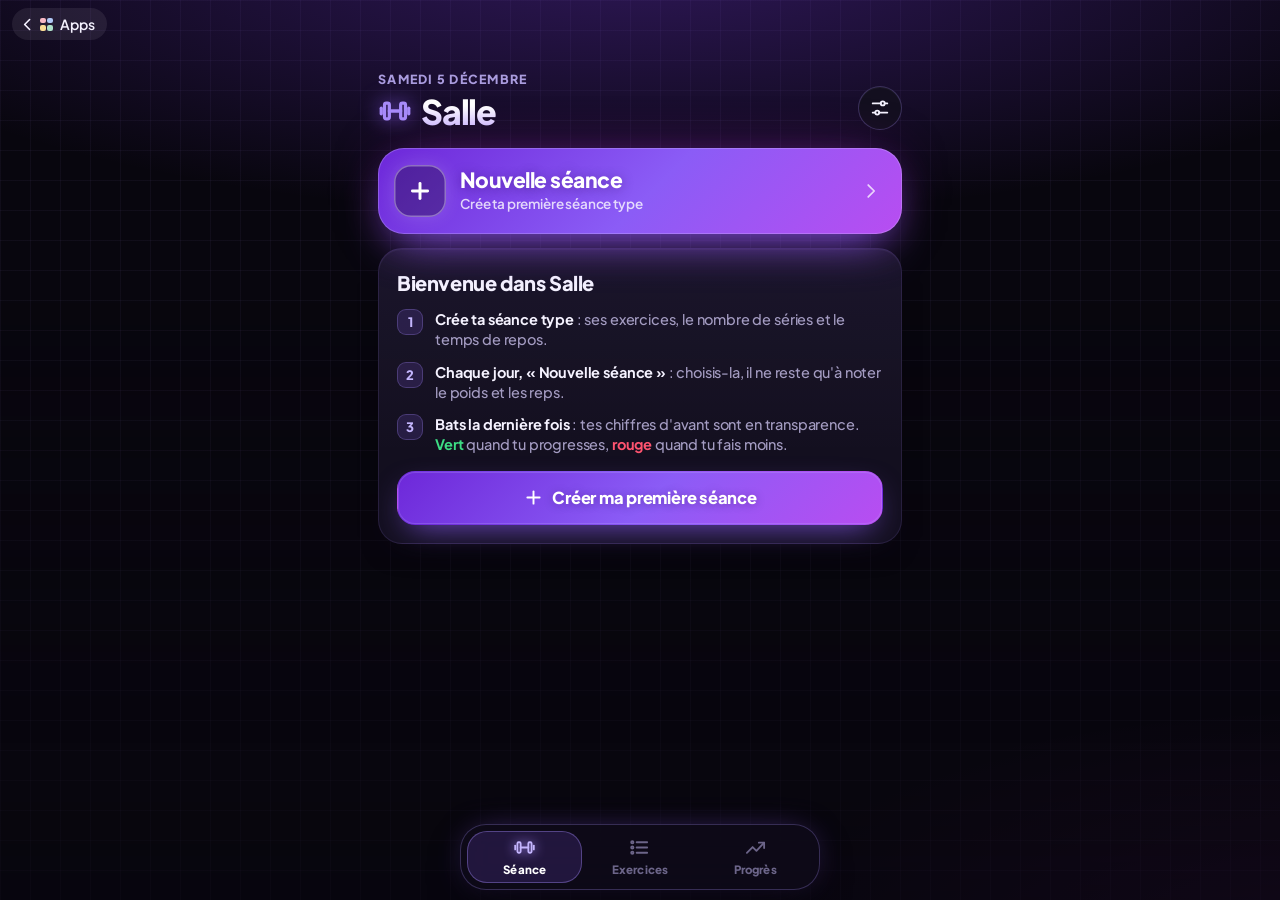
<file: salle/index.html>
<!doctype html>
<html lang="fr">
<head>
  <meta charset="utf-8">
  <meta name="viewport" content="width=device-width, initial-scale=1, viewport-fit=cover">
  <title>Salle</title>
  <meta name="description" content="Tes séances de musculation : séances types, charges de la dernière fois en transparence, records et courbes de progression.">
  <meta name="apple-mobile-web-app-capable" content="yes">
  <meta name="mobile-web-app-capable" content="yes">
  <meta name="apple-mobile-web-app-title" content="Salle">
  <meta name="apple-mobile-web-app-status-bar-style" content="black-translucent">
  <meta name="theme-color" content="#08060e">
  <meta name="color-scheme" content="dark">
  <link rel="apple-touch-icon" href="icons/icon-180.png">
  <link rel="icon" type="image/png" href="icons/icon-192.png">
  <link rel="manifest" href="manifest.webmanifest">
  <link rel="preload" href="fonts/jakarta-800.woff2" as="font" type="font/woff2" crossorigin>
  <link rel="preload" href="fonts/jakarta-600.woff2" as="font" type="font/woff2" crossorigin>
  <link rel="stylesheet" href="style.css">
</head>
<body>
  <!-- Icônes (traits de 24 × 24) -->
  <svg class="sprite" aria-hidden="true">
    <symbol id="i-haltere" viewBox="0 0 24 24"><rect x="4.6" y="6.5" width="3.4" height="11" rx="1.3"/><rect x="16" y="6.5" width="3.4" height="11" rx="1.3"/><path d="M2.3 10v4"/><path d="M21.7 10v4"/><path d="M8 12h8"/></symbol>
    <symbol id="i-liste" viewBox="0 0 24 24"><path d="M9 6.5h11"/><path d="M9 12h11"/><path d="M9 17.5h11"/><circle cx="4.5" cy="6.5" r="1.2"/><circle cx="4.5" cy="12" r="1.2"/><circle cx="4.5" cy="17.5" r="1.2"/></symbol>
    <symbol id="i-courbe" viewBox="0 0 24 24"><path d="M3 17.5 9 11.5l4 4 8-8.5"/><path d="M15.5 7H21v5.5"/></symbol>
    <symbol id="i-plus" viewBox="0 0 24 24"><path d="M12 5v14"/><path d="M5 12h14"/></symbol>
    <symbol id="i-moins" viewBox="0 0 24 24"><path d="M5 12h14"/></symbol>
    <symbol id="i-coche" viewBox="0 0 24 24"><path d="m5 12.5 4.5 4.5L19 7.5"/></symbol>
    <symbol id="i-haut" viewBox="0 0 24 24"><path d="M12 5.5 19 16H5z" fill="currentColor" stroke-width="1.5"/></symbol>
    <symbol id="i-bas" viewBox="0 0 24 24"><path d="M12 18.5 5 8h14z" fill="currentColor" stroke-width="1.5"/></symbol>
    <symbol id="i-chrono" viewBox="0 0 24 24"><circle cx="12" cy="13.5" r="7.5"/><path d="M12 13.5V9.8"/><path d="M9.5 2.8h5"/><path d="m18.6 6.6 1.3-1.3"/></symbol>
    <symbol id="i-couronne" viewBox="0 0 24 24"><path d="M3.5 8 7.6 12 12 5l4.4 7 4.1-4-1.8 10.5H5.3z" fill="currentColor" stroke-width="1.4"/></symbol>
    <symbol id="i-trophee" viewBox="0 0 24 24"><path d="M7.5 4h9v5.5a4.5 4.5 0 0 1-9 0z"/><path d="M7.5 6H4.2v1.5A3.5 3.5 0 0 0 7.7 11"/><path d="M16.5 6h3.3v1.5a3.5 3.5 0 0 1-3.5 3.5"/><path d="M12 14v4"/><path d="M8.5 20.5h7"/></symbol>
    <symbol id="i-flamme" viewBox="0 0 24 24"><path d="M12 21.5c-3.9 0-6.8-2.7-6.8-6.4 0-2.6 1.4-4.4 2.8-6 .3 1.5 1.1 2.5 2.2 3 .1-3.6 1.6-6.4 4.3-8.6.4 2.8 1.6 4.5 2.9 6.2 1.1 1.5 1.9 3 1.9 5.2 0 3.8-3.2 6.6-7.3 6.6z"/></symbol>
    <symbol id="i-crayon" viewBox="0 0 24 24"><path d="M4 20h4L19 9l-4-4L4 16z"/><path d="m13.5 6.5 4 4"/></symbol>
    <symbol id="i-poubelle" viewBox="0 0 24 24"><path d="M4.5 6.5h15"/><path d="M9.5 6.5V4.8c0-.7.6-1.3 1.3-1.3h2.4c.7 0 1.3.6 1.3 1.3v1.7"/><path d="M6.5 6.5 7.4 19a1.6 1.6 0 0 0 1.6 1.5h6a1.6 1.6 0 0 0 1.6-1.5l.9-12.5"/></symbol>
    <symbol id="i-croix" viewBox="0 0 24 24"><path d="M6.5 6.5l11 11"/><path d="M17.5 6.5l-11 11"/></symbol>
    <symbol id="i-replier" viewBox="0 0 24 24"><path d="M6 9.5 12 15.5l6-6"/></symbol>
    <symbol id="i-chevron" viewBox="0 0 24 24"><path d="M9 5.5 15.5 12 9 18.5"/></symbol>
    <symbol id="i-retour" viewBox="0 0 24 24"><path d="M15 5.5 8.5 12l6.5 6.5"/></symbol>
    <symbol id="i-monter" viewBox="0 0 24 24"><path d="M6.5 14.5 12 9l5.5 5.5"/></symbol>
    <symbol id="i-reglages" viewBox="0 0 24 24"><path d="M4 7h9"/><path d="M17 7h3"/><circle cx="15" cy="7" r="2.2"/><path d="M4 17h3"/><path d="M11 17h9"/><circle cx="9" cy="17" r="2.2"/></symbol>
    <symbol id="i-recherche" viewBox="0 0 24 24"><circle cx="10.5" cy="10.5" r="6"/><path d="m15 15 5 5"/></symbol>
    <symbol id="i-nuage" viewBox="0 0 24 24"><path d="M7 18.5a4.5 4.5 0 0 1-.6-8.96 6 6 0 0 1 11.5-1.04A4.5 4.5 0 0 1 17.5 18.5z"/></symbol>
    <symbol id="i-exporter" viewBox="0 0 24 24"><path d="M12 15V3.5"/><path d="M7.5 8 12 3.5 16.5 8"/><path d="M4.5 13.5v5a2 2 0 0 0 2 2h11a2 2 0 0 0 2-2v-5"/></symbol>
    <symbol id="i-importer" viewBox="0 0 24 24"><path d="M12 3.5V15"/><path d="M7.5 10.5 12 15l4.5-4.5"/><path d="M4.5 13.5v5a2 2 0 0 0 2 2h11a2 2 0 0 0 2-2v-5"/></symbol>
    <symbol id="i-son" viewBox="0 0 24 24"><path d="M3.5 9.5h4l4.5-4v13l-4.5-4h-4z"/><path d="M15.5 9a4.2 4.2 0 0 1 0 6"/><path d="M18 6.5a7.8 7.8 0 0 1 0 11"/></symbol>
    <symbol id="i-ecran" viewBox="0 0 24 24"><rect x="6.5" y="2.5" width="11" height="19" rx="2.5"/><path d="M10.5 18.5h3"/></symbol>
    <symbol id="i-cible" viewBox="0 0 24 24"><circle cx="12" cy="12" r="8.5"/><circle cx="12" cy="12" r="4.5"/><circle cx="12" cy="12" r=".8" fill="currentColor"/></symbol>
    <symbol id="i-points" viewBox="0 0 24 24"><circle cx="5.5" cy="12" r="1.3" fill="currentColor"/><circle cx="12" cy="12" r="1.3" fill="currentColor"/><circle cx="18.5" cy="12" r="1.3" fill="currentColor"/></symbol>
    <symbol id="i-lecture" viewBox="0 0 24 24"><path d="M8 5.5v13l10.5-6.5z" fill="currentColor" stroke-width="1.5"/></symbol>
    <symbol id="i-effacer" viewBox="0 0 24 24"><path d="M9 5.5h10.5a1.5 1.5 0 0 1 1.5 1.5v10a1.5 1.5 0 0 1-1.5 1.5H9L3 12z"/><path d="m11.5 9.5 5 5"/><path d="m16.5 9.5-5 5"/></symbol>
    <symbol id="i-calendrier" viewBox="0 0 24 24"><rect x="3.5" y="5" width="17" height="15.5" rx="2.5"/><path d="M3.5 10h17"/><path d="M8 3v4"/><path d="M16 3v4"/></symbol>
    <symbol id="i-info" viewBox="0 0 24 24"><circle cx="12" cy="12" r="9"/><path d="M12 11v5.5"/><path d="M12 7.6v.2"/></symbol>
    <symbol id="i-boucle" viewBox="0 0 24 24"><path d="M20 11.5A8 8 0 1 0 17.7 17"/><path d="M20.5 5.5v6h-6"/></symbol>
    <symbol id="i-glisser" viewBox="0 0 24 24"><rect x="5" y="2.5" width="14" height="7.5" rx="2.6"/><path d="M12 13v8"/><path d="m8.4 17.6 3.6 3.6 3.6-3.6"/></symbol>
  </svg>

  <!-- ============ Séance (accueil) ============ -->
  <main id="vue-accueil" class="vue active" aria-label="Séance">
    <header class="tete">
      <div>
        <p id="date-du-jour" class="sur-titre"></p>
        <h1 class="marque"><svg class="ico logo" aria-hidden="true"><use href="#i-haltere"/></svg>Salle</h1>
      </div>
      <button id="bouton-reglages" class="rond" aria-label="Réglages et sauvegarde"><svg class="ico" aria-hidden="true"><use href="#i-reglages"/></svg></button>
    </header>
    <section id="heros" class="heros" aria-label="Nouvelle séance"></section>
    <section id="bloc-semaine" aria-label="Cette semaine"></section>
    <section id="bloc-derniere"></section>
    <section id="bloc-records"></section>
  </main>

  <!-- ============ Exercices ============ -->
  <main id="vue-exercices" class="vue" aria-label="Exercices" hidden>
    <header class="tete">
      <div>
        <p class="sur-titre">Ta bibliothèque</p>
        <h1>Exercices</h1>
      </div>
      <button id="bouton-nouvel-ex" class="rond plein" aria-label="Nouvel exercice"><svg class="ico" aria-hidden="true"><use href="#i-plus"/></svg></button>
    </header>
    <label class="recherche">
      <svg class="ico" aria-hidden="true"><use href="#i-recherche"/></svg>
      <input id="recherche-ex" type="search" placeholder="Rechercher un exercice" autocomplete="off" autocorrect="off" spellcheck="false" enterkeyhint="search">
    </label>
    <div id="liste-ex"></div>
  </main>

  <!-- ============ Progrès ============ -->
  <main id="vue-progres" class="vue" aria-label="Progrès" hidden></main>

  <!-- Barre d'onglets -->
  <nav class="onglets" aria-label="Onglets">
    <button data-vue="accueil" class="actif" aria-current="page"><svg class="ico" aria-hidden="true"><use href="#i-haltere"/></svg><span>Séance</span></button>
    <button data-vue="exercices"><svg class="ico" aria-hidden="true"><use href="#i-liste"/></svg><span>Exercices</span></button>
    <button data-vue="progres"><svg class="ico" aria-hidden="true"><use href="#i-courbe"/></svg><span>Progrès</span></button>
  </nav>

  <!-- ============ Séance en cours ============ -->
  <section id="vue-seance" class="seance" aria-label="Séance en cours" hidden>
    <div class="seance-haut">
      <header class="seance-tete">
        <button id="seance-reduire" class="rond" aria-label="Revenir à l'accueil (la séance continue)"><svg class="ico" aria-hidden="true"><use href="#i-replier"/></svg></button>
        <div class="seance-titres">
          <h1 id="seance-nom"></h1>
          <p id="seance-info"></p>
        </div>
        <button id="seance-terminer" class="bouton-terminer">Terminer</button>
      </header>
      <div id="repos" class="repos" hidden>
        <div class="repos-ligne">
          <span class="repos-etiquette"><svg class="ico" aria-hidden="true"><use href="#i-chrono"/></svg><span id="repos-titre">Repos</span></span>
          <b id="repos-temps" class="repos-temps">1:30</b>
          <span class="repos-boutons">
            <button id="repos-moins" aria-label="15 secondes de moins">−15</button>
            <button id="repos-plus" aria-label="15 secondes de plus">+15</button>
            <button id="repos-passer" class="passer">Passer</button>
          </span>
        </div>
        <div class="repos-piste"><i id="repos-barre"></i></div>
      </div>
    </div>
    <div id="seance-liste" class="seance-liste"></div>
  </section>

  <!-- Pavé numérique de la séance -->
  <div id="pave" class="pave" hidden>
    <div class="pave-tete">
      <div class="pave-titres"><b id="pave-titre"></b><small id="pave-aide"></small></div>
      <button data-k="fermer" class="rond" aria-label="Fermer le pavé"><svg class="ico" aria-hidden="true"><use href="#i-replier"/></svg></button>
    </div>
    <div class="pave-grille">
      <button data-k="1">1</button><button data-k="2">2</button><button data-k="3">3</button>
      <button data-k="moins" id="pave-moins" class="pas">−2,5</button>
      <button data-k="4">4</button><button data-k="5">5</button><button data-k="6">6</button>
      <button data-k="plus" id="pave-plus" class="pas">+2,5</button>
      <button data-k="7">7</button><button data-k="8">8</button><button data-k="9">9</button>
      <button data-k="suivant" id="pave-suivant" class="action">Suivant</button>
      <button data-k="virgule" id="pave-virgule">,</button><button data-k="0">0</button>
      <button data-k="effacer" aria-label="Effacer"><svg class="ico" aria-hidden="true"><use href="#i-effacer"/></svg></button>
    </div>
  </div>

  <!-- Chrono d'une série au temps (gainage…) -->
  <div id="chrono" class="chrono" hidden role="dialog" aria-modal="true" aria-labelledby="chrono-titre">
    <div class="chrono-fond"></div>
    <div class="chrono-contenu">
      <div class="chrono-tete">
        <div class="chrono-titres"><b id="chrono-titre"></b><small id="chrono-sous"></small></div>
        <button id="chrono-annuler" class="rond" aria-label="Annuler le chrono"><svg class="ico" aria-hidden="true"><use href="#i-croix"/></svg></button>
      </div>
      <div class="chrono-cadran">
        <svg viewBox="0 0 260 260" aria-hidden="true"><circle class="piste" cx="130" cy="130" r="116"/><circle id="chrono-arc" class="arc" cx="130" cy="130" r="116"/></svg>
        <div class="chrono-centre" aria-live="off">
          <span id="chrono-etat" class="chrono-etat"></span>
          <b id="chrono-temps" class="chrono-temps"></b>
          <span id="chrono-cible" class="chrono-cible"></span>
        </div>
      </div>
      <button id="chrono-stop" class="bouton principal chrono-stop">Stop</button>
    </div>
  </div>

  <!-- Feuille du bas -->
  <div id="feuille" class="feuille" hidden>
    <div class="voile" data-fermer></div>
    <div id="feuille-panneau" class="panneau" role="dialog" aria-modal="true"></div>
  </div>

  <!-- Bilan de fin de séance -->
  <div id="fete" class="fete" hidden role="dialog" aria-modal="true" aria-label="Séance terminée">
    <div class="fete-fond"></div>
    <div id="fete-contenu" class="fete-contenu"></div>
  </div>

  <div id="toast" class="toast" role="status" aria-live="polite"></div>
  <input id="fichier" type="file" accept="application/json,.json" hidden>

  <script src="sons.js"></script>
  <script src="drive.js" data-app="salle" data-nom="Salle" data-cle="salle.v1" data-dossier="salle" data-requis="seances" data-unite="séance"></script>
  <script src="app.js"></script>
  <!-- Apps : bouton de retour dans Apps, ou transfert depuis l'ancienne appli (voir apps/pont.js) -->
  <script src="../apps/pont.js" data-app="salle" data-nom="Salle" data-cle="salle.v1"></script>
</body>
</html>
</file>
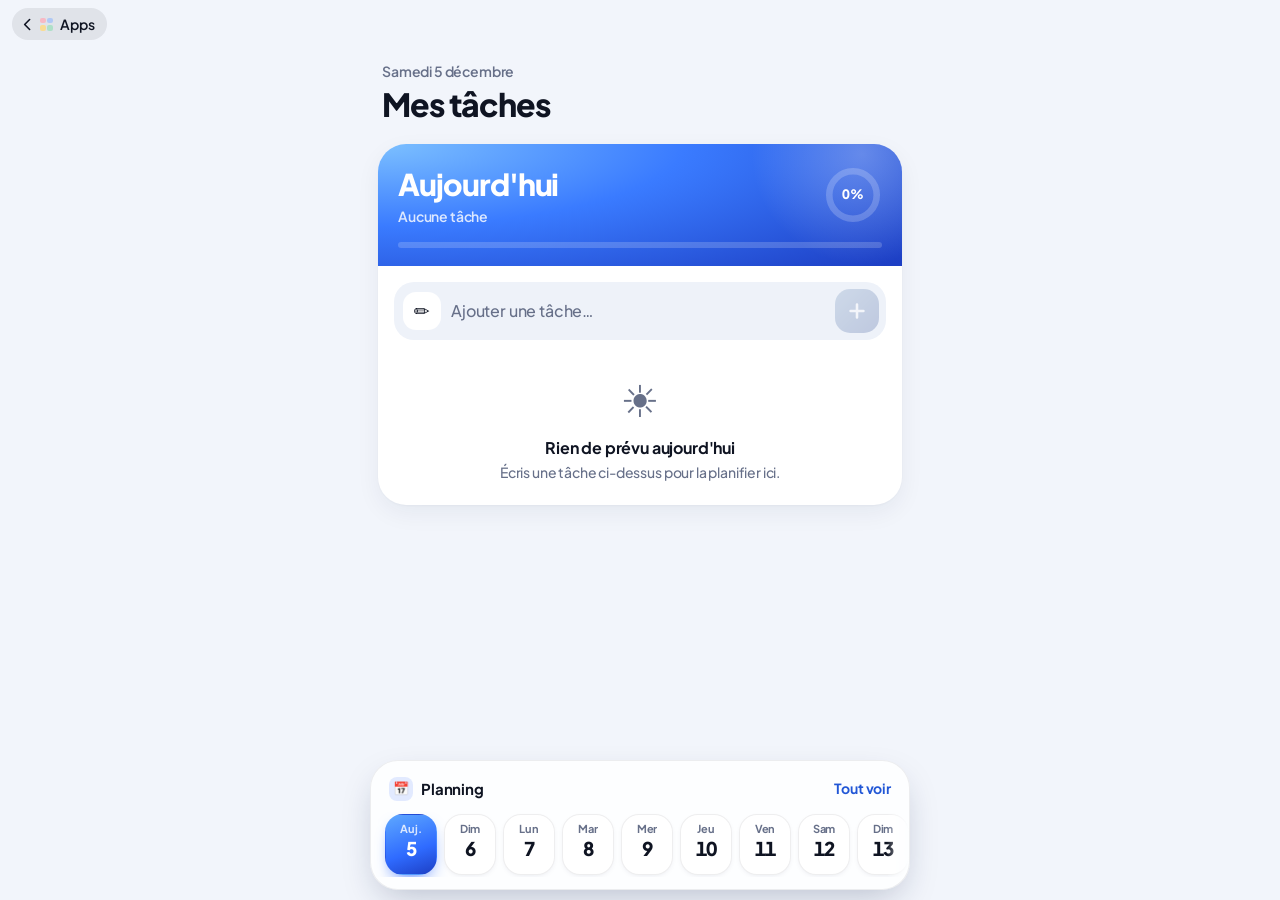
<file: todo/index.html>
<!doctype html>
<html lang="fr">
<head>
  <meta charset="utf-8">
  <meta name="viewport" content="width=device-width, initial-scale=1, viewport-fit=cover">
  <title>Tâches</title>
  <meta name="description" content="To-do list simple, avec des tâches à planifier pour les jours à venir.">
  <meta name="apple-mobile-web-app-capable" content="yes">
  <meta name="mobile-web-app-capable" content="yes">
  <meta name="apple-mobile-web-app-title" content="Tâches">
  <meta name="apple-mobile-web-app-status-bar-style" content="default">
  <meta name="theme-color" content="#f2f5fb" media="(prefers-color-scheme: light)">
  <meta name="theme-color" content="#080b14" media="(prefers-color-scheme: dark)">
  <link rel="apple-touch-icon" href="icons/icon-180.png">
  <link rel="icon" type="image/png" href="icons/icon-192.png">
  <link rel="manifest" href="manifest.webmanifest">
  <link rel="preload" href="fonts/jakarta-800.woff2" as="font" type="font/woff2" crossorigin>
  <link rel="stylesheet" href="style.css">
</head>
<body>
  <div class="halo" aria-hidden="true"></div>

  <main>
    <header class="tete">
      <p id="date" class="sur-titre"></p>
      <h1>Mes tâches</h1>
    </header>

    <section class="encart" aria-labelledby="titre-jour">
      <div class="encart-tete">
        <div class="encart-ligne">
          <div class="titres">
            <h2 id="titre-jour">Aujourd'hui</h2>
            <p id="compteur" class="compteur"></p>
          </div>
          <div class="anneau" aria-hidden="true">
            <svg viewBox="0 0 44 44"><circle cx="22" cy="22" r="18" class="fond-anneau"/><circle id="arc" cx="22" cy="22" r="18" class="arc-anneau"/></svg>
            <span id="pct">0%</span>
          </div>
        </div>
        <div class="jauge"><i id="jauge"></i></div>
      </div>

      <div class="encart-corps">
        <form id="form-ajout" class="ajout" autocomplete="off">
          <span id="apercu-emoji" class="apercu" aria-hidden="true">✏️</span>
          <input id="saisie" type="text" placeholder="Ajouter une tâche…" enterkeyhint="done" aria-label="Nouvelle tâche">
          <button id="btn-ajout" class="btn-plus" type="submit" aria-label="Ajouter" disabled>
            <svg viewBox="0 0 24 24"><path d="M12 5v14M5 12h14"/></svg>
          </button>
        </form>
        <div id="liste" class="liste" role="list"></div>
        <div id="vide" class="vide">
          <div id="vide-ico" class="vide-ico">☀️</div>
          <b id="vide-titre">Rien de prévu</b>
          <span id="vide-texte">Écris une tâche ci-dessus, ou choisis un autre jour en bas pour la planifier.</span>
        </div>
      </div>
    </section>
    <p id="astuce" class="aide centre">Touche une tâche pour la cocher, 📅 pour la planifier.<br>Glisse à droite : demain. Glisse à gauche : supprimer.</p>
  </main>

  <!-- Planning des jours à venir, toujours à portée de pouce -->
  <aside class="dock" aria-labelledby="titre-planning">
    <div class="dock-tete">
      <h2 id="titre-planning"><span class="pastille">📅</span>Planning</h2>
      <button id="tout-voir" class="lien">Tout voir</button>
    </div>
    <div id="jours" class="jours" role="tablist" aria-label="Choisir un jour"></div>
  </aside>

  <!-- Feuille du bas -->
  <div id="feuille" class="feuille" hidden>
    <div class="voile" data-fermer></div>
    <div id="feuille-panneau" class="panneau" role="dialog" aria-modal="true"></div>
  </div>

  <div id="toast" class="toast" role="status" aria-live="polite"></div>

  <script src="app.js"></script>
  <!-- Apps : bouton de retour dans Apps, ou transfert depuis l'ancienne appli (voir apps/pont.js) -->
  <script src="../apps/pont.js" data-app="todo" data-nom="Tâches" data-cle="todo.v1"></script>
</body>
</html>
</file>
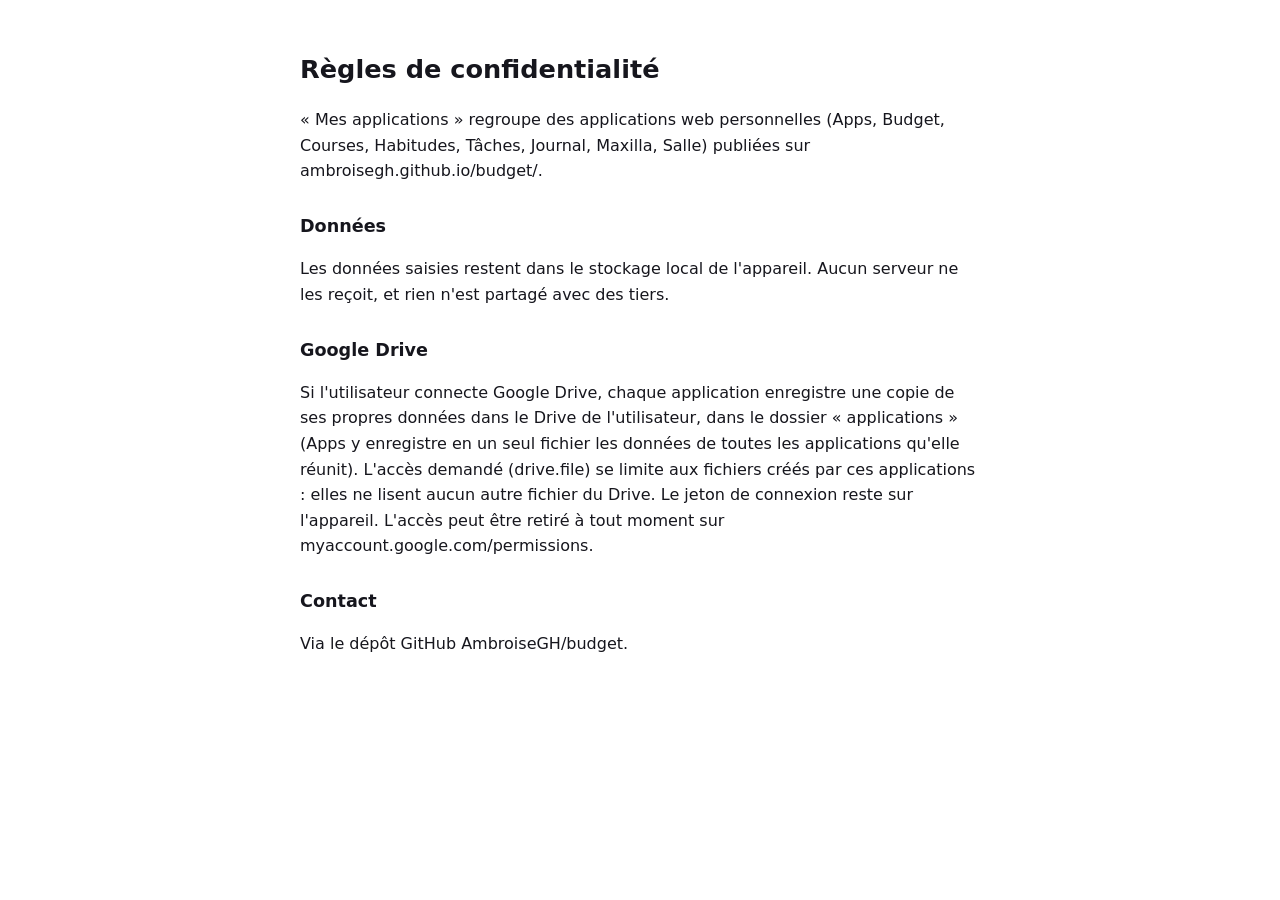
<file: confidentialite.html>
<!doctype html>
<html lang="fr">
<head>
  <meta charset="utf-8">
  <meta name="viewport" content="width=device-width, initial-scale=1">
  <title>Confidentialité · Mes applications</title>
  <style>
    :root { color-scheme: light dark; }
    body { font: 16px/1.6 -apple-system, system-ui, sans-serif; max-width: 680px; margin: 0 auto; padding: 32px 16px; background: #fff; color: #16161d; }
    @media (prefers-color-scheme: dark) { body { background: #121216; color: #f3f3f7; } }
    h1 { font-size: 1.6rem; } h2 { font-size: 1.1rem; margin-top: 1.6em; }
  </style>
</head>
<body>
  <h1>Règles de confidentialité</h1>
  <p>« Mes applications » regroupe des applications web personnelles (Apps, Budget, Courses, Habitudes, Tâches, Journal, Maxilla, Salle) publiées sur ambroisegh.github.io/budget/.</p>
  <h2>Données</h2>
  <p>Les données saisies restent dans le stockage local de l'appareil. Aucun serveur ne les reçoit, et rien n'est partagé avec des tiers.</p>
  <h2>Google Drive</h2>
  <p>Si l'utilisateur connecte Google Drive, chaque application enregistre une copie de ses propres données dans le Drive de l'utilisateur, dans le dossier « applications » (Apps y enregistre en un seul fichier les données de toutes les applications qu'elle réunit). L'accès demandé (drive.file) se limite aux fichiers créés par ces applications : elles ne lisent aucun autre fichier du Drive. Le jeton de connexion reste sur l'appareil. L'accès peut être retiré à tout moment sur myaccount.google.com/permissions.</p>
  <h2>Contact</h2>
  <p>Via le dépôt GitHub AmbroiseGH/budget.</p>
</body>
</html>
</file>
<file: style.css>
/* Passage en douceur entre Apps et les applis (Safari récent ; ignoré ailleurs) */
@view-transition { navigation: auto; }

@font-face { font-family: "Jakarta"; font-weight: 400; font-display: swap; src: url(fonts/jakarta-400.woff2) format("woff2"); }
@font-face { font-family: "Jakarta"; font-weight: 500; font-display: swap; src: url(fonts/jakarta-500.woff2) format("woff2"); }
@font-face { font-family: "Jakarta"; font-weight: 600; font-display: swap; src: url(fonts/jakarta-600.woff2) format("woff2"); }
@font-face { font-family: "Jakarta"; font-weight: 700; font-display: swap; src: url(fonts/jakarta-700.woff2) format("woff2"); }
@font-face { font-family: "Jakarta"; font-weight: 800; font-display: swap; src: url(fonts/jakarta-800.woff2) format("woff2"); }

:root {
  --fond: #f3f4fa;
  --surface: #ffffff;
  --surface-2: #f0f1f7;
  --texte: #10111a;
  --doux: #6b6f82;
  --ligne: #10111a12;
  --ombre: 0 1px 2px #1a1c3a0a, 0 8px 24px #1a1c3a0f;
  --accent: #5b4cf0;
  --revenu: #0e9f6e;
  --revenu-2: #047857;
  --depense: #ee3f5a;
  --depense-2: #c81e45;
  --grad-hero: radial-gradient(120% 140% at 0% 0%, #8b7bff 0%, #5b4cf0 45%, #3b2bb8 100%);
  --verre: #ffffffd9;
  color-scheme: light dark;
}
@media (prefers-color-scheme: dark) {
  :root {
    --fond: #0a0a12;
    --surface: #15151f;
    --surface-2: #1f1f2c;
    --texte: #f4f4fa;
    --doux: #9a9db0;
    --ligne: #ffffff14;
    --ombre: 0 1px 0 #ffffff08 inset, 0 10px 30px #00000059;
    --revenu: #25c48c;
    --depense: #ff5c74;
    --verre: #1a1a26d9;
  }
}

* { box-sizing: border-box; -webkit-tap-highlight-color: transparent; }
html, body { margin: 0; background: var(--fond); color: var(--texte); }
body {
  font: 500 16px/1.35 "Jakarta", -apple-system, system-ui, sans-serif;
  letter-spacing: -0.01em;
  touch-action: manipulation;
  -webkit-text-size-adjust: 100%;
  overscroll-behavior-y: none;
  -webkit-font-smoothing: antialiased;
}
button { font: inherit; color: inherit; border: 0; background: none; cursor: pointer; letter-spacing: inherit; }
input { font: inherit; color: inherit; letter-spacing: inherit; }
.num { font-variant-numeric: tabular-nums; }

/* Lueur colorée en haut de l'écran */
.halo {
  position: fixed; inset: -20vh -20vw auto; height: 60vh; z-index: -1; pointer-events: none;
  background: radial-gradient(40% 50% at 20% 30%, #7c6cff33, transparent 70%),
              radial-gradient(35% 45% at 85% 20%, #1fb6ff26, transparent 70%);
  filter: blur(10px);
}

main {
  max-width: 560px; margin: 0 auto;
  padding: calc(env(safe-area-inset-top) + 14px) 18px calc(env(safe-area-inset-bottom) + 112px);
}
.tete { margin: 6px 4px 18px; }
.sur-titre { margin: 0; color: var(--doux); font-size: 14px; font-weight: 600; }
h1 { font-size: 32px; font-weight: 800; margin: 2px 0 0; letter-spacing: -0.03em; }
h2 { font-size: 16px; font-weight: 700; margin: 0 0 14px; letter-spacing: -0.01em; }
small { font-size: 12px; color: var(--doux); display: block; font-weight: 600; }
.aide { color: var(--doux); font-size: 14px; margin: 4px 0 10px; }
.centre { text-align: center; }

.onglet { display: none; }
.onglet.actif { display: block; animation: entree .35s cubic-bezier(.2,.8,.2,1); }
@keyframes entree { from { opacity: 0; transform: translateY(10px); } }

.carte {
  background: var(--surface); border-radius: 24px; padding: 18px; margin-bottom: 16px;
  box-shadow: var(--ombre);
}
.entete { display: flex; justify-content: space-between; align-items: baseline; }
.lien { color: var(--accent); font-size: 14px; font-weight: 700; padding: 4px 0; }
@media (prefers-color-scheme: dark) { .lien { color: #a99dff; } }

/* Carte héros en dégradé */
.hero {
  position: relative; overflow: hidden; color: #fff; border-radius: 28px; padding: 22px 20px 20px; margin-bottom: 16px;
  background: var(--grad-hero);
  box-shadow: 0 18px 40px -12px #4b3bd980;
}
.hero::after {
  content: ""; position: absolute; width: 220px; height: 220px; right: -70px; top: -90px; border-radius: 50%;
  background: radial-gradient(circle, #ffffff40, transparent 65%);
}
.hero-label { margin: 0; font-size: 14px; font-weight: 600; opacity: .85; }
.hero-montant { margin: 4px 0 18px; font-size: 44px; font-weight: 800; letter-spacing: -0.04em; font-variant-numeric: tabular-nums; line-height: 1.05; }
.hero-pilules { display: flex; gap: 10px; }
.pilule {
  flex: 1; display: flex; align-items: center; gap: 10px; padding: 10px 12px; border-radius: 18px;
  background: #ffffff1f; backdrop-filter: blur(8px); -webkit-backdrop-filter: blur(8px); border: 1px solid #ffffff26;
}
.pilule small { color: #ffffffc0; }
.pilule b { font-size: 16px; font-weight: 700; font-variant-numeric: tabular-nums; white-space: nowrap; }
.fleche-ico {
  font-style: normal; width: 30px; height: 30px; flex: none; border-radius: 10px; display: grid; place-items: center;
  font-weight: 800; background: #ffffff; font-size: 15px;
}
.fleche-ico.haut { color: var(--revenu-2); }
.fleche-ico.bas { color: var(--depense-2); }

/* Saisie */
.montant { display: flex; justify-content: center; align-items: baseline; gap: 6px; padding: 6px 0 18px; cursor: text; }
.montant input, .montant span { font-size: 58px; font-weight: 800; letter-spacing: -0.045em; line-height: 1.1; }
.montant input {
  min-width: 1ch; max-width: 100%; border: 0; outline: 0; background: none; text-align: right; padding: 0;
  font-variant-numeric: tabular-nums; caret-color: var(--accent);
}
.montant span { color: var(--doux); opacity: .6; }
.montant input::placeholder { color: var(--doux); opacity: .35; }
.montant.gauche { justify-content: flex-start; padding: 0; }
.montant.gauche input, .montant.gauche span { font-size: 40px; }
.montant.gauche input { text-align: left; }

.champ {
  width: 100%; border: 1.5px solid transparent; outline: 0; background: var(--surface-2); border-radius: 16px;
  padding: 13px 14px; font-size: 16px; transition: border-color .2s, background .2s;
}
.champ:focus { border-color: color-mix(in srgb, var(--accent) 55%, transparent); background: var(--surface); }
.champ::placeholder { color: var(--doux); }

.chips { display: flex; gap: 8px; overflow-x: auto; margin: 14px -18px 16px; padding: 2px 18px; scrollbar-width: none; scroll-snap-type: x proximity; }
.chips::-webkit-scrollbar { display: none; }
.chip {
  flex: none; display: flex; align-items: center; gap: 6px; padding: 8px 13px 8px 9px; border-radius: 999px;
  font-size: 14px; font-weight: 600; scroll-snap-align: start;
  background: var(--surface-2); color: var(--texte); border: 1.5px solid transparent;
  transition: transform .15s, background .2s, border-color .2s, color .2s;
}
.chip .emo { width: 24px; height: 24px; border-radius: 50%; display: grid; place-items: center; font-size: 13px; background: color-mix(in srgb, var(--c) 18%, transparent); }
.chip.choisi { background: color-mix(in srgb, var(--c) 14%, var(--surface)); border-color: var(--c); color: var(--c); }
@media (prefers-color-scheme: dark) { .chip.choisi { color: color-mix(in srgb, var(--c) 60%, white); } }

.boutons { display: flex; gap: 12px; }
.gros {
  flex: 1; min-height: 62px; border-radius: 20px; color: #fff; font-size: 18px; font-weight: 800;
  display: flex; align-items: center; justify-content: center; gap: 10px;
  transition: transform .15s, opacity .25s, box-shadow .25s, filter .25s;
}
.gros .rond { width: 28px; height: 28px; border-radius: 50%; display: grid; place-items: center; background: #ffffff33; font-size: 18px; }
.gros.revenu { background: linear-gradient(135deg, #12b981, var(--revenu-2)); box-shadow: 0 10px 24px -10px #059669; }
.gros.depense { background: linear-gradient(135deg, #f8516b, var(--depense-2)); box-shadow: 0 10px 24px -10px #e11d48; }
.gros:disabled { opacity: .35; box-shadow: none; filter: saturate(.6); }
.secondaire { flex: 1; min-height: 50px; border-radius: 16px; font-weight: 700; background: var(--surface-2); color: var(--accent); }
@media (prefers-color-scheme: dark) { .secondaire { color: #a99dff; } }
.principal {
  width: 100%; min-height: 54px; border-radius: 18px; font-weight: 800; font-size: 17px; color: #fff;
  background: linear-gradient(135deg, #7a6bff, var(--accent)); box-shadow: 0 10px 24px -12px var(--accent);
}
.danger { width: 100%; min-height: 48px; border-radius: 16px; font-weight: 700; color: var(--depense); background: color-mix(in srgb, var(--depense) 10%, transparent); margin-top: 10px; }
button:active:not(:disabled) { transform: scale(.965); }

/* Listes de mouvements */
.liste { list-style: none; margin: 0; padding: 0; }
.ligne { display: flex; align-items: center; gap: 12px; padding: 10px 0; cursor: pointer; }
.liste .ligne + .ligne { border-top: 1px solid var(--ligne); }
.pastille {
  flex: none; width: 42px; height: 42px; border-radius: 14px; display: grid; place-items: center; font-size: 19px;
  background: color-mix(in srgb, var(--c) 16%, transparent);
}
.ligne .infos { flex: 1; min-width: 0; }
.ligne .titre { font-weight: 700; white-space: nowrap; overflow: hidden; text-overflow: ellipsis; }
.ligne .meta { font-size: 12px; color: var(--doux); font-weight: 500; display: flex; gap: 6px; align-items: center; flex-wrap: wrap; }
.badge { font-size: 11px; font-weight: 700; padding: 2px 7px; border-radius: 999px; color: var(--c); background: color-mix(in srgb, var(--c) 14%, transparent); }
.ligne .valeur { font-weight: 800; font-variant-numeric: tabular-nums; white-space: nowrap; }
.ligne .valeur.plus { color: var(--revenu); }

.vide { text-align: center; padding: 18px 0 8px; color: var(--doux); font-size: 14px; }
.vide-ico { font-size: 34px; margin-bottom: 6px; }

/* Sélecteur de mois */
.selecteur-mois {
  display: flex; align-items: center; justify-content: space-between; margin-bottom: 16px;
  background: var(--surface); border-radius: 999px; padding: 6px; box-shadow: var(--ombre);
}
.selecteur-mois button { min-height: 40px; font-weight: 700; font-size: 16px; padding: 0 14px; border-radius: 999px; }
.selecteur-mois .fleche { width: 40px; padding: 0; background: var(--surface-2); color: var(--accent); font-size: 20px; }

/* Graphiques */
#donut { position: relative; max-width: 250px; margin: 4px auto 18px; }
#donut svg { display: block; width: 100%; overflow: visible; }
#donut circle.arc { transition: stroke-dasharray .9s cubic-bezier(.2,.8,.2,1); }
#donut .centre-donut { position: absolute; inset: 0; display: grid; place-content: center; text-align: center; }
#donut .centre-donut strong { font-size: 26px; font-weight: 800; letter-spacing: -0.03em; font-variant-numeric: tabular-nums; }
.legende { list-style: none; padding: 0; margin: 0; display: grid; gap: 4px; }
.legende li { display: flex; align-items: center; gap: 10px; padding: 6px 0; font-size: 14px; font-weight: 600; }
.legende .emo { width: 30px; height: 30px; border-radius: 10px; display: grid; place-items: center; background: color-mix(in srgb, var(--c) 16%, transparent); }
.legende .nom { flex: 1; }
.legende .barre-pct { flex: 1.2; height: 6px; border-radius: 3px; background: var(--surface-2); overflow: hidden; }
.legende .barre-pct i { display: block; height: 100%; border-radius: 3px; background: var(--c); }
.legende .val { font-variant-numeric: tabular-nums; min-width: 78px; text-align: right; font-weight: 700; }
#barres svg { display: block; width: 100%; height: auto; overflow: visible; }
#barres text { fill: var(--doux); font: 600 10px "Jakarta", system-ui, sans-serif; }
#barres rect { transform-box: fill-box; transform-origin: bottom; animation: pousse .7s cubic-bezier(.2,.8,.2,1) both; }
@keyframes pousse { from { transform: scaleY(0); } }
.cles { display: flex; gap: 16px; font-size: 13px; color: var(--doux); font-weight: 600; margin-top: 10px; }
.pt { display: inline-block; width: 10px; height: 10px; border-radius: 3px; margin-right: 6px; }
.pt.revenu { background: var(--revenu); } .pt.depense { background: var(--depense); }

/* Comptes */
.hero-comptes { background: radial-gradient(120% 140% at 0% 0%, #3a3f5c 0%, #1d2033 55%, #10121e 100%); box-shadow: 0 18px 40px -14px #10121eaa; }
.barre-repartition { display: flex; height: 12px; border-radius: 6px; overflow: hidden; gap: 3px; background: #ffffff1a; }
.barre-repartition i { display: block; height: 100%; border-radius: 6px; transition: flex-grow .6s; }
.legende-comptes { display: flex; flex-wrap: wrap; gap: 6px 14px; margin-top: 12px; font-size: 12px; font-weight: 600; color: #ffffffc8; }
.legende-comptes span { display: flex; align-items: center; gap: 6px; }
.legende-comptes i { width: 8px; height: 8px; border-radius: 50%; display: block; }
.liste-comptes { display: grid; gap: 14px; margin-bottom: 14px; }
.compte {
  position: relative; overflow: hidden; text-align: left; color: #fff; border-radius: 24px; padding: 18px; width: 100%;
  background: var(--grad); box-shadow: 0 14px 30px -14px var(--c);
  transition: transform .15s;
}
.compte::after {
  content: ""; position: absolute; width: 180px; height: 180px; right: -60px; bottom: -90px; border-radius: 50%;
  background: radial-gradient(circle, #ffffff33, transparent 65%);
}
.compte .haut { display: flex; justify-content: space-between; align-items: center; }
.compte .nom-compte { display: flex; align-items: center; gap: 10px; font-weight: 700; font-size: 16px; }
.compte .ico-compte { width: 36px; height: 36px; border-radius: 12px; display: grid; place-items: center; background: #ffffff2e; font-size: 18px; }
.compte .chevron { opacity: .7; font-size: 20px; }
.compte .solde { font-size: 32px; font-weight: 800; letter-spacing: -0.035em; margin: 14px 0 8px; font-variant-numeric: tabular-nums; }
.compte .detail { font-size: 13px; font-weight: 600; color: #ffffffd0; }
.compte .jauge-plafond { height: 6px; border-radius: 3px; background: #ffffff2e; margin-top: 10px; overflow: hidden; }
.compte .jauge-plafond i { display: block; height: 100%; border-radius: 3px; background: #fff; }
.pv { display: inline-block; padding: 2px 8px; border-radius: 999px; background: #ffffff2e; font-weight: 700; margin-left: 4px; }

/* Épargne */
.niveaux { display: grid; grid-template-columns: 1fr 1fr; gap: 12px; }
.niveau {
  text-align: left; padding: 14px; border-radius: 20px; background: var(--surface-2); border: 2px solid transparent;
  transition: transform .15s, background .2s, border-color .2s, box-shadow .2s;
}
.niveau .ico { width: 38px; height: 38px; border-radius: 12px; display: grid; place-items: center; font-size: 19px; margin-bottom: 10px; background: color-mix(in srgb, var(--c) 18%, transparent); }
.niveau b { display: block; font-size: 16px; font-weight: 800; }
.niveau span:last-child { font-size: 12px; color: var(--doux); font-weight: 600; }
.niveau.choisi { background: color-mix(in srgb, var(--c) 10%, var(--surface)); border-color: var(--c); box-shadow: 0 10px 24px -14px var(--c); }
.resultat { text-align: center; }
.anneau { position: relative; width: 190px; margin: 4px auto 6px; }
.anneau svg { display: block; width: 100%; transform: rotate(-90deg); }
.anneau circle { transition: stroke-dashoffset .9s cubic-bezier(.2,.8,.2,1); }
.anneau .centre-anneau { position: absolute; inset: 0; display: grid; place-content: center; }
.anneau .grand { font-size: 32px; font-weight: 800; letter-spacing: -0.04em; font-variant-numeric: tabular-nums; }
.resultat hr { border: 0; border-top: 1px solid var(--ligne); margin: 16px 0 10px; }
.ligne-res { display: flex; justify-content: space-between; font-size: 14px; padding: 6px 0; font-weight: 600; }
.ligne-res span:first-child { color: var(--doux); }
.ligne-res span:last-child { font-variant-numeric: tabular-nums; font-weight: 700; }
.jauge { height: 10px; border-radius: 5px; background: var(--surface-2); overflow: hidden; margin-top: 10px; }
.jauge div { height: 100%; border-radius: 5px; transition: width .6s cubic-bezier(.2,.8,.2,1); }
.alerte { color: var(--depense); font-size: 13px; font-weight: 600; margin: 10px 0 0; }

/* En-tête avec bouton Historique */
.tete-flex { display: flex; justify-content: space-between; align-items: flex-end; gap: 12px; }
.bouton-historique {
  display: flex; align-items: center; gap: 6px; padding: 9px 14px 9px 11px; border-radius: 999px;
  font-size: 14px; font-weight: 700; color: var(--accent); background: var(--surface); box-shadow: var(--ombre);
}
.bouton-historique svg { width: 18px; height: 18px; fill: currentColor; }
@media (prefers-color-scheme: dark) { .bouton-historique { color: #b3a9ff; } }
.bandeau-bilan {
  width: 100%; display: flex; align-items: center; gap: 12px; text-align: left; padding: 14px 16px; margin-bottom: 16px;
  border-radius: 22px; color: #fff; background: linear-gradient(135deg, #ff8a3d, #f43f5e 70%, #c026d3);
  box-shadow: 0 14px 30px -14px #f43f5e; animation: entree .5s cubic-bezier(.2,.8,.2,1);
}
.bandeau-ico { width: 42px; height: 42px; border-radius: 14px; background: #ffffff33; display: grid; place-items: center; font-size: 22px; flex: none; }
.bandeau-txt { flex: 1; }
.bandeau-txt b { display: block; font-weight: 800; }
.bandeau-txt small { color: #ffffffd9; }
.bandeau-bilan .fl { font-size: 22px; opacity: .8; }
.hero-sous { margin: -10px 0 16px; font-size: 13px; font-weight: 700; color: #ffffffc8; }

/* Retrait d'un livret */
.carte-retrait { border-radius: 20px; padding: 14px; background: color-mix(in srgb, var(--c) 9%, var(--surface-2)); border: 1.5px solid color-mix(in srgb, var(--c) 30%, transparent); }
.carte-retrait > b { font-weight: 800; }
.bouton-retrait { min-height: 50px; border-radius: 16px; font-weight: 800; color: #fff; background: var(--c); }
.ligne .valeur.retire { color: var(--doux); }

/* Modifier l'épargne */
.bouton-modif { margin: 4px auto 6px; padding: 9px 16px; border-radius: 999px; font-size: 14px; font-weight: 700; color: var(--accent); background: color-mix(in srgb, var(--accent) 10%, transparent); display: block; }
@media (prefers-color-scheme: dark) { .bouton-modif { color: #b3a9ff; } }
.secondaire.large { width: 100%; }
.lignes-epargne .pastille { width: 38px; height: 38px; font-size: 17px; }
.choix-compte { display: grid; grid-template-columns: 1fr 1fr; gap: 8px; }
.opt-compte {
  display: flex; align-items: center; gap: 8px; padding: 12px; border-radius: 16px; font-size: 14px; font-weight: 700;
  color: var(--texte); background: var(--surface-2); border: 2px solid transparent; text-align: left;
}
.opt-compte.choisi { border-color: var(--c); background: color-mix(in srgb, var(--c) 12%, var(--surface)); }

/* Curseur d'épargne */
.curseur-tete { display: flex; align-items: center; justify-content: space-between; margin-bottom: 10px; }
.pct-grand { font-size: 44px; font-weight: 800; letter-spacing: -0.04em; font-variant-numeric: tabular-nums; transition: color .2s; }
.badge-tranche {
  font-size: 14px; font-weight: 800; padding: 7px 12px; border-radius: 999px;
  color: var(--c); background: color-mix(in srgb, var(--c) 14%, transparent); transition: color .2s, background .2s;
}
.badge-tranche.petit-badge { font-size: 12px; padding: 4px 10px; align-self: flex-start; }
.curseur {
  -webkit-appearance: none; appearance: none; width: 100%; height: 14px; border-radius: 7px; margin: 10px 0 6px; outline: none;
  background:
    linear-gradient(90deg, transparent 0 var(--p, 0%), color-mix(in srgb, var(--surface) 72%, transparent) var(--p, 0%) 100%),
    linear-gradient(90deg, #94a3b8 0 1%, #f59e0b 1% 10%, #10b981 10% 30%, #3b82f6 30% 50%, #8b5cf6 50% 100%);
}
.curseur::-webkit-slider-thumb {
  -webkit-appearance: none; appearance: none; width: 32px; height: 32px; border-radius: 50%;
  background: #fff; border: 4px solid var(--c, var(--accent)); box-shadow: 0 4px 14px #0003; cursor: grab;
}
.curseur::-moz-range-thumb { width: 26px; height: 26px; border-radius: 50%; background: #fff; border: 4px solid var(--c, var(--accent)); box-shadow: 0 4px 14px #0003; }
.zones { display: grid; grid-template-columns: repeat(4, 1fr); gap: 8px; margin-top: 4px; }
.zone {
  padding: 10px 4px; border-radius: 16px; text-align: center; background: var(--surface-2); border: 2px solid transparent;
  transition: border-color .2s, background .2s;
}
.zone b { display: block; font-size: 14px; font-weight: 800; color: var(--c); }
.zone small { font-size: 11px; }
.zone.active { border-color: var(--c); background: color-mix(in srgb, var(--c) 12%, var(--surface)); }

/* Historique des mois */
.carte-serie {
  display: flex; gap: 16px; align-items: center; padding: 20px; border-radius: 26px; margin-bottom: 12px; color: #fff;
  background: radial-gradient(120% 140% at 0% 0%, #4b5068, #23263a 60%, #151726);
  box-shadow: 0 18px 40px -16px #151726;
}
.carte-serie.active { background: radial-gradient(120% 140% at 0% 0%, #ffb35c, #f9632b 45%, #d61f5a 100%); box-shadow: 0 18px 40px -16px #f9632b; }
.serie-flamme { font-size: 50px; line-height: 1; filter: drop-shadow(0 6px 12px #0004); }
.carte-serie.active .serie-flamme { animation: flamme 1.6s ease-in-out infinite; }
@keyframes flamme { 50% { transform: scale(1.08) rotate(-3deg); } }
.carte-serie small { color: #ffffffcc; }
.serie-nombre { font-size: 34px; font-weight: 800; letter-spacing: -0.03em; }
.carte-serie p { margin: 2px 0 0; font-size: 14px; font-weight: 600; color: #ffffffe0; }
.carte-serie .record { font-size: 12px; opacity: .85; margin-top: 6px; }
.fiches { display: grid; gap: 10px; }
.fiche-mois {
  display: grid; gap: 10px; width: 100%; text-align: left; padding: 16px; border-radius: 22px;
  background: var(--surface); box-shadow: var(--ombre); border: 2px solid transparent;
}
.fiche-mois.reussi { border-color: color-mix(in srgb, #f9632b 45%, transparent); }
.fiche-haut { display: flex; justify-content: space-between; align-items: center; }
.fiche-haut b { font-size: 17px; font-weight: 800; }
.etiquette { font-size: 11px; font-weight: 800; padding: 3px 9px; border-radius: 999px; color: var(--accent); background: color-mix(in srgb, var(--accent) 12%, transparent); }
.flamme { font-size: 20px; }
.fiche-chiffres { display: flex; gap: 18px; align-items: flex-end; }
.fiche-chiffres strong { font-size: 18px; font-weight: 800; font-variant-numeric: tabular-nums; }
.fiche-chiffres .chev { margin-left: auto; color: var(--doux); font-size: 22px; }
.titre-bilan { margin: 10px 4px 12px; }
.verdict { display: flex; gap: 14px; align-items: center; padding: 16px; border-radius: 22px; margin-bottom: 14px; background: var(--surface); box-shadow: var(--ombre); }
.verdict.reussi { color: #fff; background: linear-gradient(135deg, #ff9a3d, #f43f5e); }
.verdict.reussi p { color: #ffffffe0; }
.verdict-ico { font-size: 34px; }
.verdict b { font-size: 18px; font-weight: 800; }
.verdict p { margin: 2px 0 0; font-size: 14px; color: var(--doux); font-weight: 600; }
.tuiles { display: grid; grid-template-columns: 1fr 1fr; gap: 10px; margin-bottom: 16px; }
.tuile { background: var(--surface); border-radius: 20px; padding: 14px 16px; box-shadow: var(--ombre); }
.tuile strong { display: block; font-size: 22px; font-weight: 800; letter-spacing: -0.02em; font-variant-numeric: tabular-nums; margin-top: 2px; }
.tranche-ligne { display: flex; gap: 12px; align-items: center; }
.tranche-ico { width: 48px; height: 48px; border-radius: 16px; display: grid; place-items: center; font-size: 24px; background: color-mix(in srgb, var(--c) 16%, transparent); }
.tranche-ligne b { font-size: 20px; font-weight: 800; }
.regle { position: relative; margin: 18px 0 6px; }
.regle-piste { height: 10px; border-radius: 5px; }
.regle-repere { position: absolute; top: 50%; width: 20px; height: 20px; border-radius: 50%; background: #fff; border: 4px solid var(--texte); transform: translate(-50%, -50%); box-shadow: 0 2px 8px #0003; }
.regle-legende { position: relative; height: 16px; font-size: 11px; color: var(--doux); font-weight: 600; }
.regle-legende span { position: absolute; transform: translateX(-50%); white-space: nowrap; }
.regle-legende span:first-child { transform: none; }
.regle-legende span:last-child { transform: translateX(-100%); }

/* Barre d'onglets flottante */
.tabbar {
  position: fixed; z-index: 10; left: 50%; transform: translateX(-50%);
  bottom: calc(env(safe-area-inset-bottom) + 10px);
  width: min(calc(100% - 28px), 420px);
  display: flex; padding: 6px; border-radius: 26px;
  background: var(--verre); backdrop-filter: blur(24px) saturate(1.6); -webkit-backdrop-filter: blur(24px) saturate(1.6);
  border: 1px solid var(--ligne); box-shadow: 0 12px 32px -8px #1a1c3a40;
}
.tabbar button {
  flex: 1; display: flex; flex-direction: column; align-items: center; gap: 2px; padding: 7px 0 6px; border-radius: 20px;
  font-size: 10.5px; font-weight: 700; color: var(--doux); transition: color .2s, background .25s;
}
.tabbar svg { width: 24px; height: 24px; fill: currentColor; }
.tabbar button.actif { color: var(--accent); background: color-mix(in srgb, var(--accent) 12%, transparent); }
@media (prefers-color-scheme: dark) { .tabbar button.actif { color: #b3a9ff; } }
.tabbar button:active { transform: scale(.92); }

/* Page plein écran */
.page { position: fixed; inset: 0; z-index: 20; background: var(--fond); overflow-y: auto; animation: glisse .3s cubic-bezier(.2,.8,.2,1); }
@keyframes glisse { from { transform: translateX(24%); opacity: 0; } }
.barre-page {
  position: sticky; top: 0; z-index: 1; display: grid; grid-template-columns: 1fr auto 1fr; align-items: center;
  padding: calc(env(safe-area-inset-top) + 10px) 18px 10px; background: var(--verre);
  backdrop-filter: blur(20px); -webkit-backdrop-filter: blur(20px); border-bottom: 1px solid var(--ligne);
}
.barre-page .lien { justify-self: start; font-size: 16px; }
.contenu-page { max-width: 560px; margin: 0 auto; padding: 14px 18px calc(env(safe-area-inset-bottom) + 24px); }
.groupe-titre { font-size: 12px; font-weight: 700; letter-spacing: .04em; text-transform: uppercase; color: var(--doux); margin: 18px 6px 8px; }
.contenu-page .liste { background: var(--surface); border-radius: 20px; padding: 0 16px; box-shadow: var(--ombre); }

/* Feuille du bas */
.feuille { position: fixed; inset: 0; z-index: 40; }
.voile { position: absolute; inset: 0; background: #05061099; opacity: 0; transition: opacity .3s; backdrop-filter: blur(2px); -webkit-backdrop-filter: blur(2px); }
.panneau {
  position: absolute; left: 0; right: 0; bottom: 0; max-height: 88vh; overflow-y: auto;
  margin: 0 auto; max-width: 560px; background: var(--surface); border-radius: 28px 28px 0 0;
  padding: 10px 20px calc(env(safe-area-inset-bottom) + 20px);
  transform: translateY(100%); transition: transform .35s cubic-bezier(.2,.8,.2,1);
  box-shadow: 0 -10px 40px #0003;
}
.feuille.ouverte .voile { opacity: 1; }
.feuille.ouverte .panneau { transform: none; }
.poignee { width: 40px; height: 5px; border-radius: 3px; background: var(--ligne); margin: 0 auto 14px; background: color-mix(in srgb, var(--doux) 40%, transparent); }
.panneau h3 { font-size: 22px; font-weight: 800; letter-spacing: -0.03em; margin: 0 0 4px; }
.panneau .sous { color: var(--doux); font-size: 14px; margin: 0 0 16px; }
.choix { display: grid; gap: 10px; margin-bottom: 6px; }
.option {
  display: flex; align-items: center; gap: 14px; padding: 14px; border-radius: 20px; text-align: left;
  background: var(--surface-2); border: 2px solid transparent; transition: transform .15s, border-color .2s;
}
.option .ico-opt { width: 44px; height: 44px; border-radius: 14px; display: grid; place-items: center; font-size: 20px; flex: none; background: var(--grad, var(--surface)); color: #fff; }
.option .txt { flex: 1; }
.option .txt b { display: block; font-weight: 800; }
.option .txt span { font-size: 13px; color: var(--doux); font-weight: 600; }
.option .fl { color: var(--doux); font-size: 20px; }
.form { display: grid; gap: 10px; }
.form label { font-size: 13px; font-weight: 700; color: var(--doux); display: grid; gap: 6px; }
.form .deux { display: grid; grid-template-columns: 1fr 1fr; gap: 10px; }
.section-titre { font-size: 13px; font-weight: 800; color: var(--doux); text-transform: uppercase; letter-spacing: .05em; margin: 20px 2px 10px; }
.ligne-pea { display: flex; align-items: center; gap: 12px; padding: 12px; border-radius: 18px; background: var(--surface-2); margin-bottom: 8px; width: 100%; text-align: left; }
.ligne-pea .infos { flex: 1; min-width: 0; }
.ligne-pea b { display: block; font-weight: 800; white-space: nowrap; overflow: hidden; text-overflow: ellipsis; }
.ligne-pea span { font-size: 12px; color: var(--doux); font-weight: 600; }
.ligne-pea .droite { text-align: right; }
.ligne-pea .droite b { font-variant-numeric: tabular-nums; }
.pos { color: var(--revenu) !important; } .neg { color: var(--depense) !important; }
.resume-pea { display: grid; grid-template-columns: 1fr 1fr 1fr; gap: 8px; margin: 4px 0 6px; }
.resume-pea div { background: var(--surface-2); border-radius: 16px; padding: 10px 12px; }
.resume-pea b { font-variant-numeric: tabular-nums; font-size: 15px; font-weight: 800; white-space: nowrap; }

/* Confirmation */
.toast {
  position: fixed; left: 50%; top: calc(env(safe-area-inset-top) + 10px); z-index: 60;
  transform: translate(-50%, -160%) scale(.9); opacity: 0;
  display: flex; align-items: center; gap: 8px;
  color: var(--texte); font-size: 14px; font-weight: 700; padding: 10px 16px 10px 10px; border-radius: 999px;
  background: var(--verre); backdrop-filter: blur(20px) saturate(1.6); -webkit-backdrop-filter: blur(20px) saturate(1.6);
  border: 1px solid var(--ligne); box-shadow: 0 10px 30px -6px #1a1c3a40;
  white-space: nowrap; transition: transform .45s cubic-bezier(.2,1.3,.4,1), opacity .3s; pointer-events: none;
}
.toast .ok { width: 24px; height: 24px; border-radius: 50%; display: grid; place-items: center; color: #fff; font-size: 13px; }
.toast.visible { transform: translate(-50%, 0) scale(1); opacity: 1; }

@media (prefers-reduced-motion: reduce) {
  *, *::before, *::after { animation: none !important; transition: none !important; }
}

/* Courbe de l'épargne */
.carte-courbe h2 { margin-bottom: 6px; }
.courbe-total { margin: 0; font-size: 30px; font-weight: 800; letter-spacing: -0.035em; font-variant-numeric: tabular-nums; }
.delta { display: inline-block; margin: 6px 0 4px; padding: 4px 10px; border-radius: 999px; font-size: 13px; font-weight: 700; font-variant-numeric: tabular-nums; }
.delta.monte { color: var(--revenu); background: color-mix(in srgb, var(--revenu) 13%, transparent); }
.delta.baisse { color: var(--depense); background: color-mix(in srgb, var(--depense) 12%, transparent); }
.delta.stable { color: var(--doux); background: var(--surface-2); }
.courbe-epargne { position: relative; margin: 6px -4px 4px; }
.courbe-epargne svg { display: block; width: 100%; height: auto; overflow: visible; touch-action: pan-y; -webkit-user-select: none; user-select: none; }
.courbe-epargne text { fill: var(--doux); font: 600 10px "Jakarta", system-ui, sans-serif; }
.courbe-epargne .grille-c { stroke: var(--ligne); stroke-dasharray: 3 4; }
.courbe-epargne .croix-c { stroke: var(--doux); stroke-width: 1; stroke-dasharray: 3 3; }
.courbe-epargne .ligne-c { stroke-dasharray: 1; stroke-dashoffset: 1; animation: trace 1.2s cubic-bezier(.3,.7,.2,1) forwards; }
.courbe-epargne .aire-c { animation: apparait 1s .3s ease-out both; }
@keyframes trace { to { stroke-dashoffset: 0; } }
@keyframes apparait { from { opacity: 0; } }
.courbe-epargne .pouls { transform-box: fill-box; transform-origin: center; animation: pouls 2s ease-out infinite; }
@keyframes pouls { 0% { transform: scale(1); opacity: .55; } 100% { transform: scale(3.2); opacity: 0; } }
.bulle-c {
  position: absolute; top: -6px; transform: translate(-50%, -100%); padding: 8px 12px; border-radius: 14px; text-align: center; white-space: nowrap;
  background: var(--texte); color: var(--fond); box-shadow: 0 8px 20px #0003; opacity: 0; transition: opacity .15s; pointer-events: none;
}
.bulle-c.visible { opacity: 1; }
.bulle-c b { display: block; font-size: 15px; font-weight: 800; font-variant-numeric: tabular-nums; }
.bulle-c span { font-size: 11px; opacity: .8; }
.periodes { display: grid; grid-template-columns: repeat(4, 1fr); gap: 4px; padding: 4px; border-radius: 14px; background: var(--surface-2); margin-top: 6px; }
.periodes button { min-height: 34px; border-radius: 10px; font-size: 13px; font-weight: 700; color: var(--doux); }
.periodes button.actif { background: var(--surface); color: var(--texte); box-shadow: 0 1px 4px #0002; }
</file>
<file: apps/style.css>
@font-face { font-family: "Jakarta"; font-weight: 500; font-display: swap; src: url(../fonts/jakarta-500.woff2) format("woff2"); }
@font-face { font-family: "Jakarta"; font-weight: 600; font-display: swap; src: url(../fonts/jakarta-600.woff2) format("woff2"); }
@font-face { font-family: "Jakarta"; font-weight: 700; font-display: swap; src: url(../fonts/jakarta-700.woff2) format("woff2"); }
@font-face { font-family: "Jakarta"; font-weight: 800; font-display: swap; src: url(../fonts/jakarta-800.woff2) format("woff2"); }

/* Passage en douceur entre Apps et les applis (Safari récent ; ignoré ailleurs) */
@view-transition { navigation: auto; }

/* « hidden » l'emporte toujours sur les display des classes */
[hidden] { display: none !important; }

:root {
  /* Les quatre couleurs du logo */
  --rose: #f7b9c4;
  --ciel: #b0c9f5;
  --beurre: #f9dc94;
  --menthe: #aee0c8;

  --fond: #ffffff;
  --feuille: #f4f4f7;
  --carte: #ffffff;
  --carte-2: #f1f1f5;
  --verre: rgba(22, 22, 40, .045);
  --texte: #15151c;
  --doux: #76767f;
  --trait: rgba(22, 22, 40, .08);
  --encre: #16161d;
  --sur-encre: #ffffff;
  --rouge: #ff3b30;
  --vert: #1a9b5a;
  --alerte: #b4530b;
  --alerte-fond: #fff3e6;
  --info-fond: #edf6f1;
  --ombre-icone: 0 8px 18px -8px rgba(22, 22, 50, .35), 0 1px 3px rgba(22, 22, 50, .10);
  --ombre-carte: 0 1px 2px rgba(22, 22, 50, .04), 0 6px 20px -12px rgba(22, 22, 50, .18);
  color-scheme: light;
}
@media (prefers-color-scheme: dark) {
  :root {
    --fond: #0c0c10;
    --feuille: #121217;
    --carte: #1b1b22;
    --carte-2: #24242c;
    --verre: rgba(255, 255, 255, .07);
    --texte: #f3f3f7;
    --doux: #9c9ca8;
    --trait: rgba(255, 255, 255, .08);
    --encre: #f3f3f7;
    --sur-encre: #0c0c10;
    --vert: #4fd18b;
    --alerte: #ffb16b;
    --alerte-fond: #2b1d10;
    --info-fond: #15251d;
    --ombre-icone: 0 10px 22px -10px rgba(0, 0, 0, .8), 0 0 0 .5px rgba(255, 255, 255, .06);
    --ombre-carte: none;
    color-scheme: dark;
  }
}

* { box-sizing: border-box; -webkit-tap-highlight-color: transparent; }
html, body { margin: 0; background: var(--fond); color: var(--texte); }
body {
  font: 500 16px/1.4 "Jakarta", -apple-system, system-ui, sans-serif;
  letter-spacing: -0.01em;
  -webkit-text-size-adjust: 100%;
  -webkit-font-smoothing: antialiased;
  touch-action: manipulation;
  overscroll-behavior-y: none;
}
body.bloque { overflow: hidden; }
button { font: inherit; color: inherit; border: 0; background: none; cursor: pointer; letter-spacing: inherit; padding: 0; }
input, textarea { font: inherit; color: inherit; letter-spacing: inherit; }
a { color: inherit; }

/* Une lueur pastel très légère, en haut */
.lueur {
  position: fixed; inset: -10vh -10vw auto; height: 55vh; z-index: -1; pointer-events: none;
  background:
    radial-gradient(34% 40% at 12% 18%, color-mix(in srgb, var(--rose) 45%, transparent), transparent 70%),
    radial-gradient(32% 38% at 92% 8%, color-mix(in srgb, var(--ciel) 45%, transparent), transparent 70%),
    radial-gradient(28% 30% at 55% 42%, color-mix(in srgb, var(--menthe) 22%, transparent), transparent 70%);
  filter: blur(24px);
  opacity: .55;
}
@media (prefers-color-scheme: dark) { .lueur { opacity: .16; } }

/* =========================================================
   Accueil
   ========================================================= */

.accueil {
  max-width: 560px; margin: 0 auto;
  min-height: 100vh; min-height: 100dvh;
  display: flex; flex-direction: column;
  padding: calc(env(safe-area-inset-top) + 10px) 20px calc(env(safe-area-inset-bottom) + 18px);
}

.haut { display: flex; align-items: center; gap: 10px; }

/* Le bandeau qui défile */
.defile {
  position: relative; flex: 1; min-width: 0; height: 42px;
  border-radius: 999px; background: var(--verre); overflow: hidden;
  -webkit-mask-image: linear-gradient(90deg, transparent 0, #000 16px, #000 calc(100% - 16px), transparent);
  mask-image: linear-gradient(90deg, transparent 0, #000 16px, #000 calc(100% - 16px), transparent);
}
.piste { display: flex; width: max-content; height: 100%; align-items: center; will-change: transform; }
.piste.anime { animation: defiler var(--duree, 30s) linear infinite; }
.defile.pause .piste { animation-play-state: paused; }
@keyframes defiler { to { transform: translateX(-50%); } }
.groupe { display: flex; align-items: center; gap: 34px; padding: 0 18px 0 16px; }
.info {
  display: inline-flex; align-items: center; gap: 8px; white-space: nowrap;
  font-size: 14px; font-weight: 600; color: var(--texte); text-decoration: none;
}
.info img { width: 18px; height: 18px; border-radius: 5px; flex: none; }
@media (prefers-reduced-motion: reduce) {
  .defile { overflow-x: auto; scrollbar-width: none; }
  .defile::-webkit-scrollbar { display: none; }
}

.rond {
  flex: none; width: 42px; height: 42px; border-radius: 50%;
  display: grid; place-items: center; background: var(--verre);
  transition: transform .15s ease;
}
.rond:active { transform: scale(.92); }
.rond svg { width: 21px; height: 21px; fill: none; stroke: currentColor; stroke-width: 1.7; stroke-linejoin: round; }

/* Le petit logo : quatre carrés pastel */
.logo-mini { display: inline-grid; grid-template-columns: 1fr 1fr; gap: 1.6px; width: 14px; height: 14px; flex: none; }
.logo-mini i { border-radius: 2.2px; }
.logo-mini i:nth-child(1) { background: var(--rose); }
.logo-mini i:nth-child(2) { background: var(--ciel); }
.logo-mini i:nth-child(3) { background: var(--beurre); }
.logo-mini i:nth-child(4) { background: var(--menthe); }

.tete { margin: 34px 4px 34px; }
.date { display: flex; align-items: center; gap: 8px; margin: 0; color: var(--doux); font-size: 14.5px; font-weight: 600; }
h1 { margin: 8px 0 0; font-size: 38px; line-height: 1.06; font-weight: 800; letter-spacing: -.035em; }

/* La grille des applis */
.grille { display: grid; grid-template-columns: repeat(4, minmax(0, 1fr)); gap: 30px 6px; }
.appli {
  display: flex; flex-direction: column; align-items: center; gap: 9px;
  text-decoration: none; color: var(--texte); -webkit-touch-callout: none; user-select: none; -webkit-user-select: none;
}
.icone {
  position: relative; width: 68px; height: 68px; border-radius: 16px;
  box-shadow: var(--ombre-icone); transition: transform .18s cubic-bezier(.3, .7, .4, 1.4);
}
.icone img { display: block; width: 100%; height: 100%; border-radius: inherit; }
.appli:active .icone { transform: scale(.9); }
.nom { font-size: 12.5px; font-weight: 600; letter-spacing: -.005em; max-width: 100%; overflow: hidden; text-overflow: ellipsis; white-space: nowrap; }
.pastille {
  position: absolute; top: -7px; right: -8px;
  min-width: 23px; height: 23px; padding: 0 6.5px; border-radius: 12px;
  background: var(--rouge); color: #fff;
  font-size: 13px; line-height: 23px; font-weight: 700; text-align: center; font-variant-numeric: tabular-nums; letter-spacing: 0;
  box-shadow: 0 0 0 2.5px var(--fond);
  animation: apparaitre .35s cubic-bezier(.3, .7, .4, 1.5) both;
}
@keyframes apparaitre { from { transform: scale(.3); opacity: 0; } }
@media (prefers-reduced-motion: reduce) { .pastille { animation: none; } }

/* Bienvenue (tant qu'Apps n'a aucune donnée) */
.bienvenue {
  margin-top: 36px; padding: 20px; border-radius: 24px;
  background: var(--carte); box-shadow: var(--ombre-carte); border: 1px solid var(--trait);
}
.bienvenue h2 { margin: 0 0 6px; font-size: 20px; font-weight: 800; letter-spacing: -.02em; }
.bienvenue p { margin: 0 0 16px; color: var(--doux); font-size: 15px; line-height: 1.45; }
.bienvenue .boutons { flex-direction: column; }
.bienvenue .btn { width: 100%; }

/* État de la sauvegarde, en bas */
.etat-sauvegarde {
  margin-top: auto; align-self: center;
  display: inline-flex; align-items: center; gap: 7px;
  padding: 28px 12px 4px; color: var(--doux); font-size: 13px; font-weight: 600; text-align: center;
}
.etat-sauvegarde .ico { display: grid; }
.etat-sauvegarde svg { width: 17px; height: 17px; fill: none; stroke: currentColor; stroke-width: 1.8; stroke-linecap: round; stroke-linejoin: round; }
.etat-sauvegarde.alerte { color: var(--alerte); }

/* =========================================================
   Boutons
   ========================================================= */

.btn {
  display: inline-flex; align-items: center; justify-content: center;
  min-height: 46px; padding: 0 20px; border-radius: 999px;
  background: var(--carte-2); color: var(--texte); font-size: 15px; font-weight: 700;
  transition: transform .15s ease, opacity .15s ease;
}
.btn:active { transform: scale(.97); }
.btn:disabled { opacity: .5; }
.btn.plein { background: var(--encre); color: var(--sur-encre); }
.btn.petit { min-height: 36px; padding: 0 15px; font-size: 14px; }
.btn.large { width: 100%; }
.boutons { display: flex; flex-wrap: wrap; gap: 10px; }
.lien { color: var(--doux); font-size: 14px; font-weight: 600; }
.lien.discret { display: block; margin: 16px auto 0; padding: 4px 8px; }

/* =========================================================
   Feuille des réglages
   ========================================================= */

.feuille { position: fixed; inset: 0; z-index: 50; background: rgba(8, 8, 18, 0); transition: background .28s ease; }
.feuille.ouverte { background: rgba(8, 8, 18, .34); }
.panneau {
  position: absolute; left: 0; right: 0; bottom: 0; max-width: 560px; margin: 0 auto;
  max-height: calc(100dvh - env(safe-area-inset-top) - 18px); overflow-y: auto; overscroll-behavior: contain;
  background: var(--feuille); border-radius: 28px 28px 0 0;
  padding: 0 16px calc(env(safe-area-inset-bottom) + 30px);
  transform: translateY(100%); transition: transform .32s cubic-bezier(.2, .8, .2, 1);
}
.feuille.ouverte .panneau { transform: none; }
@media (prefers-reduced-motion: reduce) { .feuille, .panneau { transition: none; } }
.panneau-haut {
  position: sticky; top: 0; z-index: 2; display: flex; align-items: center; justify-content: space-between;
  padding: 18px 4px 10px; background: var(--feuille);
}
.panneau-haut h2 { margin: 0; font-size: 24px; font-weight: 800; letter-spacing: -.025em; }
.panneau-haut .btn { background: var(--encre); color: var(--sur-encre); }
.section h3 { margin: 22px 6px 8px; font-size: 12.5px; font-weight: 700; letter-spacing: .06em; text-transform: uppercase; color: var(--doux); scroll-margin-top: 70px; }
.section { scroll-margin-top: 64px; }
.carte { background: var(--carte); border-radius: 20px; padding: 16px; box-shadow: var(--ombre-carte); }
.carte.liste { padding: 2px 16px; }
.texte { margin: 0 0 14px; font-size: 15px; line-height: 1.45; }
.aide { margin: 12px 4px 0; color: var(--doux); font-size: 13px; line-height: 1.45; }
.carte .aide { margin: 12px 0 0; }
.message { margin: 0 0 12px; padding: 10px 12px; border-radius: 12px; background: var(--info-fond); font-size: 14px; line-height: 1.4; font-weight: 600; }
.message.erreur { background: var(--alerte-fond); color: var(--alerte); }
.lignes { margin: 0 0 14px; }
.ligne-info { display: flex; justify-content: space-between; gap: 14px; padding: 9px 0; border-bottom: 1px solid var(--trait); font-size: 14px; }
.ligne-info span { color: var(--doux); }
.ligne-info b { font-weight: 600; text-align: right; overflow-wrap: anywhere; }
.alerte { margin: 0 0 14px; padding: 12px 14px; border-radius: 14px; background: var(--alerte-fond); }
.alerte p { margin: 0 0 12px; font-size: 14px; line-height: 1.45; }
.alerte b { color: var(--alerte); }

.sauvegardes { margin-top: 14px; border-top: 1px solid var(--trait); }
.sauvegarde { display: flex; align-items: center; gap: 12px; padding: 12px 0; border-bottom: 1px solid var(--trait); }
.sauvegarde img { width: 36px; height: 36px; border-radius: 9px; flex: none; }
.sauvegarde .logo-mini { width: 36px; height: 36px; padding: 7px; gap: 3px; border-radius: 9px; background: #fff; box-shadow: 0 0 0 1px var(--trait); }
.sauvegarde .logo-mini i { border-radius: 3px; }
.sauvegarde .txt, .donnee .txt { flex: 1; min-width: 0; }
.sauvegarde b, .donnee b { display: block; font-size: 15px; font-weight: 700; }
.sauvegarde small, .donnee small { display: block; color: var(--doux); font-size: 13px; line-height: 1.35; }

.donnee { display: flex; align-items: center; gap: 12px; padding: 11px 0; border-bottom: 1px solid var(--trait); }
.donnee:last-child { border-bottom: 0; }
.donnee img { width: 34px; height: 34px; border-radius: 8px; flex: none; }
.donnee.vide img { opacity: .5; filter: grayscale(.6); }
.etiquette { flex: none; padding: 4px 9px; border-radius: 99px; background: var(--alerte-fond); color: var(--alerte); font-size: 12px; font-weight: 700; }
.ok { flex: none; display: grid; }
.ok svg { width: 22px; height: 22px; fill: none; stroke: var(--vert); stroke-width: 2.2; stroke-linecap: round; stroke-linejoin: round; }

ol.etapes { margin: 0 0 16px; padding: 0; list-style: none; counter-reset: e; }
ol.etapes li { counter-increment: e; position: relative; padding: 0 0 12px 36px; font-size: 14.5px; line-height: 1.45; }
ol.etapes li:last-child { padding-bottom: 0; }
ol.etapes li::before {
  content: counter(e); position: absolute; left: 0; top: 0;
  width: 24px; height: 24px; border-radius: 50%; display: grid; place-items: center;
  background: var(--carte-2); font-size: 12.5px; font-weight: 800;
}
.zone-coller {
  display: block; width: 100%; margin-top: 10px; padding: 10px 12px; resize: none;
  border: 1.5px dashed var(--trait); border-radius: 14px; background: var(--carte-2); font-size: 16px;
}
.champ { display: flex; flex-direction: column; gap: 7px; }
.champ span { color: var(--doux); font-size: 13px; font-weight: 600; }
.champ input { height: 46px; padding: 0 14px; border: 0; border-radius: 13px; background: var(--carte-2); font-size: 16px; outline: none; }

/* =========================================================
   Toast
   ========================================================= */

.toast {
  position: fixed; left: 50%; bottom: calc(env(safe-area-inset-bottom) + 22px); z-index: 80;
  max-width: calc(100% - 32px); width: max-content;
  padding: 12px 18px; border-radius: 16px;
  background: #16161d; color: #fff; font-size: 14px; font-weight: 600; line-height: 1.35; text-align: center;
  box-shadow: 0 12px 30px -12px rgba(0, 0, 0, .5);
  opacity: 0; transform: translate(-50%, 16px); transition: opacity .25s ease, transform .25s ease;
}
.toast.visible { opacity: 1; transform: translate(-50%, 0); }
.toast.erreur { background: #b42318; }
@media (prefers-color-scheme: dark) { .toast { background: #2a2a33; } }

@media (min-width: 420px) {
  .icone { width: 74px; height: 74px; border-radius: 17.5px; }
  .nom { font-size: 13px; }
}
</file>
<file: courses/style.css>
/* Passage en douceur entre Apps et les applis (Safari récent ; ignoré ailleurs) */
@view-transition { navigation: auto; }

@font-face { font-family: "Jakarta"; font-weight: 500; font-display: swap; src: url(fonts/jakarta-500.woff2) format("woff2"); }
@font-face { font-family: "Jakarta"; font-weight: 600; font-display: swap; src: url(fonts/jakarta-600.woff2) format("woff2"); }
@font-face { font-family: "Jakarta"; font-weight: 700; font-display: swap; src: url(fonts/jakarta-700.woff2) format("woff2"); }
@font-face { font-family: "Jakarta"; font-weight: 800; font-display: swap; src: url(fonts/jakarta-800.woff2) format("woff2"); }

:root {
  --fond: #f2f6f4;
  --surface: #ffffff;
  --surface-2: #eef3f1;
  --texte: #0f1a16;
  --doux: #66746e;
  --ligne: #0f1a1612;
  --ombre: 0 1px 2px #12302508, 0 8px 24px #1230250f;
  --accent: #0d9466;
  --accent-clair: #12b981;
  --accent-texte: #0b7d57;
  --rouge: #ee3f5a;
  --grad: radial-gradient(130% 150% at 0% 0%, #4ade9f 0%, #12a874 42%, #06684b 100%);
  --verre: #ffffffd6;
  --ressort: cubic-bezier(.2, 1.35, .4, 1);
  --doux-sortie: cubic-bezier(.2, .8, .2, 1);
  color-scheme: light dark;
}
@media (prefers-color-scheme: dark) {
  :root {
    --fond: #08100d;
    --surface: #121c18;
    --surface-2: #1b2722;
    --texte: #eef6f2;
    --doux: #93a49c;
    --ligne: #ffffff14;
    --ombre: 0 1px 0 #ffffff08 inset, 0 10px 30px #00000059;
    --accent-texte: #4fe0a6;
    --rouge: #ff5c74;
    --verre: #16221dd9;
  }
}

* { box-sizing: border-box; -webkit-tap-highlight-color: transparent; }
html, body { margin: 0; background: var(--fond); color: var(--texte); }
body {
  font: 500 16px/1.35 "Jakarta", -apple-system, system-ui, sans-serif;
  letter-spacing: -0.01em;
  touch-action: manipulation;
  -webkit-text-size-adjust: 100%;
  overscroll-behavior-y: none;
  -webkit-font-smoothing: antialiased;
}
button { font: inherit; color: inherit; border: 0; background: none; cursor: pointer; letter-spacing: inherit; padding: 0; }
input { font: inherit; color: inherit; letter-spacing: inherit; }
button:active:not(:disabled) { transform: scale(.94); }

.halo {
  position: fixed; inset: -20vh -20vw auto; height: 60vh; z-index: -1; pointer-events: none;
  background: radial-gradient(40% 50% at 20% 30%, #34d39933, transparent 70%),
              radial-gradient(35% 45% at 85% 20%, #22d3ee22, transparent 70%);
  filter: blur(10px);
}

main {
  max-width: 560px; margin: 0 auto;
  padding: calc(env(safe-area-inset-top) + 14px) 18px calc(env(safe-area-inset-bottom) + var(--dock, 230px) + 28px);
  animation: entree .5s var(--doux-sortie);
}
@keyframes entree { from { opacity: 0; transform: translateY(14px); } }
.tete { margin: 6px 4px 18px; }
.sur-titre { margin: 0; color: var(--doux); font-size: 14px; font-weight: 600; }
.sur-titre::first-letter { text-transform: uppercase; }
h1 { font-size: 32px; font-weight: 800; margin: 2px 0 0; letter-spacing: -0.03em; }
h2 { font-size: 16px; font-weight: 700; margin: 0; letter-spacing: -0.01em; }
.aide { color: var(--doux); font-size: 13px; margin: 14px 0 0; font-weight: 600; }
.centre { text-align: center; }
.lien { color: var(--accent-texte); font-size: 14px; font-weight: 700; padding: 6px 2px; }

/* ===== Encart Courses ===== */
.encart { background: var(--surface); border-radius: 28px; box-shadow: var(--ombre); overflow: hidden; }
.encart-tete {
  position: relative; overflow: hidden; color: #fff; padding: 20px 20px 18px;
  background: var(--grad);
}
.encart-tete::after {
  content: ""; position: absolute; width: 240px; height: 240px; right: -80px; top: -110px; border-radius: 50%;
  background: radial-gradient(circle, #ffffff45, transparent 65%); pointer-events: none;
}
.encart-ligne { display: flex; justify-content: space-between; align-items: center; gap: 12px; }
.encart-tete h2 { font-size: 30px; font-weight: 800; letter-spacing: -0.035em; }
.compteur { margin: 2px 0 0; font-size: 14px; font-weight: 600; color: #ffffffd0; min-height: 19px; }
.compteur b { color: #fff; font-variant-numeric: tabular-nums; }
.anneau { position: relative; width: 58px; height: 58px; flex: none; }
.anneau svg { width: 100%; height: 100%; transform: rotate(-90deg); }
.anneau circle { fill: none; stroke-width: 5; stroke-linecap: round; }
.fond-anneau { stroke: #ffffff33; }
.arc-anneau { stroke: #fff; stroke-dasharray: 113.1; stroke-dashoffset: 113.1; transition: stroke-dashoffset .8s var(--doux-sortie); }
.anneau span { position: absolute; inset: 0; display: grid; place-items: center; font-size: 13px; font-weight: 800; font-variant-numeric: tabular-nums; }
.jauge { height: 6px; border-radius: 3px; background: #ffffff2e; margin-top: 16px; overflow: hidden; }
.jauge i { display: block; height: 100%; width: 0; border-radius: 3px; background: #fff; transition: width .8s var(--doux-sortie); }
.encart.fini .encart-tete { animation: fete .9s var(--ressort); }
@keyframes fete { 30% { transform: scale(1.025); filter: brightness(1.12); } }

.encart-corps { padding: 16px 16px 10px; }

/* Saisie */
.ajout {
  display: flex; align-items: center; gap: 10px; padding: 6px 6px 6px 8px; border-radius: 20px;
  background: var(--surface-2); border: 1.5px solid transparent; transition: border-color .2s, background .2s, box-shadow .2s;
}
.ajout:focus-within { border-color: color-mix(in srgb, var(--accent) 50%, transparent); background: var(--surface); box-shadow: 0 0 0 4px color-mix(in srgb, var(--accent) 12%, transparent); }
.apercu { width: 38px; height: 38px; flex: none; border-radius: 13px; display: grid; place-items: center; font-size: 19px; background: var(--surface); transition: transform .3s var(--ressort); }
.ajout:focus-within .apercu { background: var(--surface-2); }
.apercu.saut { animation: saut .4s var(--ressort); }
@keyframes saut { 40% { transform: scale(1.25) rotate(-8deg); } }
.ajout input { flex: 1; min-width: 0; border: 0; outline: 0; background: none; font-size: 16px; font-weight: 600; padding: 10px 0; }
.ajout input::placeholder { color: var(--doux); font-weight: 500; }
.btn-plus {
  width: 44px; height: 44px; flex: none; border-radius: 15px; display: grid; place-items: center;
  background: linear-gradient(135deg, #22c98d, var(--accent)); box-shadow: 0 8px 18px -8px var(--accent);
  transition: transform .2s var(--ressort), opacity .25s, filter .25s, box-shadow .25s;
}
.btn-plus svg { width: 22px; height: 22px; stroke: #fff; stroke-width: 2.8; stroke-linecap: round; fill: none; transition: transform .3s var(--ressort); }
.btn-plus:disabled { opacity: .3; filter: saturate(.4); box-shadow: none; }
.btn-plus:not(:disabled):active svg { transform: rotate(90deg); }

/* Liste */
.liste { margin-top: 8px; }
.article {
  position: relative; border-radius: 18px; overflow: hidden; margin: 0 -6px;
  touch-action: pan-y; user-select: none; -webkit-user-select: none;
}
.article .fond-suppr {
  position: absolute; inset: 0; display: flex; justify-content: flex-end; align-items: center; padding-right: 20px;
  background: linear-gradient(90deg, transparent, var(--rouge) 40%); color: #fff; font-weight: 800; font-size: 14px; opacity: 0;
}
.article .fond-suppr svg { width: 20px; height: 20px; fill: none; stroke: #fff; stroke-width: 2.4; stroke-linecap: round; stroke-linejoin: round; margin-right: 6px; }
.article .rangee {
  position: relative; display: flex; align-items: center; gap: 12px; padding: 10px 12px 10px 10px;
  background: var(--surface); cursor: pointer; will-change: transform;
}
.article + .article .rangee::before { content: ""; position: absolute; top: 0; left: 62px; right: 12px; border-top: 1px solid var(--ligne); }
.coche {
  width: 26px; height: 26px; flex: none; border-radius: 50%; border: 2px solid color-mix(in srgb, var(--doux) 45%, transparent);
  display: grid; place-items: center; transition: background .25s, border-color .25s, transform .35s var(--ressort);
}
.coche svg { width: 15px; height: 15px; fill: none; stroke: #fff; stroke-width: 3.2; stroke-linecap: round; stroke-linejoin: round; stroke-dasharray: 20; stroke-dashoffset: 20; transition: stroke-dashoffset .3s .08s ease-out; }
.emoji { width: 40px; height: 40px; flex: none; border-radius: 14px; display: grid; place-items: center; font-size: 20px; background: var(--surface-2); transition: transform .3s var(--ressort), filter .3s, opacity .3s; }
button.emoji { cursor: pointer; }
.article .rangee button.emoji:active { transform: scale(.88); }
.article .infos { flex: 1; min-width: 0; display: flex; align-items: center; gap: 8px; }
.article .nom {
  font-weight: 700; white-space: nowrap; overflow: hidden; text-overflow: ellipsis;
  background: linear-gradient(currentColor, currentColor) no-repeat 0 55% / 0 2px;
  transition: background-size .35s var(--doux-sortie), color .3s;
}
.qte {
  flex: none; font-size: 12px; font-weight: 800; padding: 3px 8px; border-radius: 999px; font-variant-numeric: tabular-nums;
  color: var(--accent-texte); background: color-mix(in srgb, var(--accent) 13%, transparent);
}
.qte.pop { animation: pop .45s var(--ressort); }
@keyframes pop { 40% { transform: scale(1.45); } }
.etoile { flex: none; width: 36px; height: 36px; border-radius: 12px; display: grid; place-items: center; color: color-mix(in srgb, var(--doux) 55%, transparent); transition: color .2s, transform .35s var(--ressort); }
.etoile svg { width: 19px; height: 19px; fill: none; stroke: currentColor; stroke-width: 2; stroke-linejoin: round; }
.etoile.on { color: #f5b301; }
.etoile.on svg { fill: currentColor; }
.etoile.on.anim { animation: tourne .5s var(--ressort); }
@keyframes tourne { 50% { transform: scale(1.35) rotate(72deg); } }

.article.fait .coche { background: var(--accent-clair); border-color: var(--accent-clair); }
.article.fait .coche svg { stroke-dashoffset: 0; }
.article.fait .nom { color: var(--doux); background-size: 100% 2px; }
.article.fait .emoji { filter: grayscale(.85); opacity: .55; transform: scale(.9); }
.article.fait .qte { color: var(--doux); background: var(--surface-2); }
.article.fait .etoile { opacity: .4; }
.article.coche-anim .coche { animation: rebond .45s var(--ressort); }
@keyframes rebond { 40% { transform: scale(1.3); } }
.article.flash .rangee { animation: flash .8s ease-out; }
@keyframes flash { 0% { background: color-mix(in srgb, var(--accent) 18%, var(--surface)); } }

.separateur { display: flex; align-items: center; justify-content: space-between; margin: 14px 2px 4px; }
.separateur span { font-size: 12px; font-weight: 800; letter-spacing: .05em; text-transform: uppercase; color: var(--doux); display: flex; align-items: center; gap: 6px; }
.separateur button { font-size: 13px; font-weight: 700; color: var(--rouge); padding: 6px 10px; border-radius: 999px; background: color-mix(in srgb, var(--rouge) 10%, transparent); }

.vide { text-align: center; padding: 22px 10px 14px; color: var(--doux); font-size: 14px; display: grid; gap: 4px; justify-items: center; }
.vide b { color: var(--texte); font-size: 16px; }
.vide i { font-style: normal; display: inline-grid; place-items: center; width: 20px; height: 20px; border-radius: 7px; background: var(--accent); color: #fff; font-weight: 800; font-size: 14px; vertical-align: -3px; }
.vide-ico { font-size: 44px; margin-bottom: 4px; animation: flotte 3.2s ease-in-out infinite; }
@keyframes flotte { 50% { transform: translateY(-6px) rotate(-4deg); } }
.vide[hidden] { display: none; }

/* ===== Dock des récurrents ===== */
.dock {
  position: fixed; z-index: 10; left: 50%; transform: translateX(-50%);
  bottom: calc(env(safe-area-inset-bottom) + 10px);
  width: min(calc(100% - 24px), 540px);
  padding: 12px 0 12px; border-radius: 28px;
  background: var(--verre); backdrop-filter: blur(24px) saturate(1.7); -webkit-backdrop-filter: blur(24px) saturate(1.7);
  border: 1px solid var(--ligne); box-shadow: 0 14px 36px -10px #12302545;
  animation: monte .6s .1s var(--doux-sortie) both;
}
@keyframes monte { from { transform: translate(-50%, 120%); } }
.dock-tete { display: flex; justify-content: space-between; align-items: center; padding: 0 16px 8px 18px; }
.dock h2 { font-size: 15px; display: flex; align-items: center; gap: 8px; }
.eclair { width: 24px; height: 24px; border-radius: 8px; display: grid; place-items: center; font-size: 14px; font-weight: 800; color: #fff; background: linear-gradient(135deg, #22c98d, var(--accent)); }
.recurrents {
  position: relative; display: flex; flex-wrap: wrap; gap: 8px; padding: 2px 14px 4px;
  max-height: min(38vh, 216px); overflow-y: auto; overscroll-behavior: contain; scrollbar-width: none;
}
.recurrents::-webkit-scrollbar { display: none; }
.rec {
  flex: none; display: flex; align-items: center; gap: 8px; padding: 7px 7px 7px 8px; border-radius: 18px;
  background: var(--surface); border: 1.5px solid var(--ligne);
  font-size: 15px; font-weight: 700; box-shadow: 0 2px 6px -3px #12302522;
  transition: transform .2s var(--ressort), border-color .25s, background .25s;
  animation: chip-in .45s var(--ressort) both;
}
@keyframes chip-in { from { opacity: 0; transform: translateY(10px) scale(.85); } }
.rec .e { font-size: 19px; width: 32px; height: 32px; display: grid; place-items: center; border-radius: 10px; background: var(--surface-2); }
.rec .p {
  width: 30px; height: 30px; border-radius: 10px; display: grid; place-items: center; color: #fff; font-size: 17px; font-weight: 800;
  background: linear-gradient(135deg, #22c98d, var(--accent)); transition: transform .3s var(--ressort);
}
.rec .p svg, .vide i svg, .ligne-rec .moins svg { width: 16px; height: 16px; fill: none; stroke: currentColor; stroke-width: 3; stroke-linecap: round; }
.vide i svg { width: 13px; height: 13px; }
.rec.dans { border-color: color-mix(in srgb, var(--accent) 45%, transparent); background: color-mix(in srgb, var(--accent) 9%, var(--surface)); }
.rec .n { font-variant-numeric: tabular-nums; }
.rec.tape .p { animation: tourne-plus .45s var(--ressort); }
@keyframes tourne-plus { 50% { transform: scale(1.25) rotate(90deg); } }
.rec-vide { color: var(--doux); font-size: 14px; font-weight: 600; padding: 12px 4px; margin: 0; width: 100%; text-align: center; animation: chip-in .45s var(--ressort) both; }

.terminer { display: flex; align-items: center; justify-content: center; gap: 10px; margin: 14px 0 6px; animation: chip-in .5s var(--ressort) both; }
.terminer svg { width: 22px; height: 22px; fill: none; stroke: #fff; stroke-width: 3; stroke-linecap: round; stroke-linejoin: round; }
.terminer[hidden], .separateur button[hidden] { display: none; }

.volant { position: fixed; top: 0; left: 0; z-index: 70; pointer-events: none; font-size: 22px; line-height: 1; will-change: transform, opacity; }

/* ===== Feuille du bas ===== */
.feuille { position: fixed; inset: 0; z-index: 40; }
.voile { position: absolute; inset: 0; background: #03080699; opacity: 0; transition: opacity .3s; backdrop-filter: blur(2px); -webkit-backdrop-filter: blur(2px); }
.panneau {
  position: absolute; left: 0; right: 0; bottom: 0; max-height: 88vh; overflow-y: auto;
  margin: 0 auto; max-width: 560px; background: var(--surface); border-radius: 28px 28px 0 0;
  padding: 10px 20px calc(env(safe-area-inset-bottom) + 20px);
  transform: translateY(100%); transition: transform .4s var(--doux-sortie);
  box-shadow: 0 -10px 40px #0003;
}
.feuille.ouverte .voile { opacity: 1; }
.feuille.ouverte .panneau { transform: none; }
.poignee { width: 40px; height: 5px; border-radius: 3px; margin: 0 auto 14px; background: color-mix(in srgb, var(--doux) 40%, transparent); }
.panneau h3 { font-size: 22px; font-weight: 800; letter-spacing: -0.03em; margin: 0 0 4px; }
.panneau .sous { color: var(--doux); font-size: 14px; margin: 0 0 16px; }
.panneau .ajout { margin-bottom: 14px; }
.gestion { display: grid; gap: 8px; margin-bottom: 16px; }
.gestion .ligne-rec {
  display: flex; align-items: center; gap: 12px; padding: 8px 8px 8px 10px; border-radius: 18px; background: var(--surface-2);
  animation: chip-in .35s var(--ressort) both;
}
.ligne-rec .emoji { background: var(--surface); width: 36px; height: 36px; font-size: 18px; border-radius: 12px; }
.ligne-rec b { flex: 1; font-weight: 700; min-width: 0; overflow: hidden; text-overflow: ellipsis; white-space: nowrap; }
.ligne-rec .moins { width: 34px; height: 34px; border-radius: 11px; display: grid; place-items: center; color: var(--rouge); background: color-mix(in srgb, var(--rouge) 12%, transparent); font-size: 20px; font-weight: 800; }
.principal {
  width: 100%; min-height: 54px; border-radius: 18px; font-weight: 800; font-size: 17px; color: #fff;
  background: linear-gradient(135deg, #22c98d, var(--accent)); box-shadow: 0 10px 24px -12px var(--accent);
}
.secondaire { width: 100%; min-height: 48px; border-radius: 16px; font-weight: 700; background: var(--surface-2); color: var(--accent-texte); margin-top: 10px; }

/* Choix d'emoji */
.tete-emoji { display: flex; align-items: center; gap: 14px; margin-bottom: 8px; }
.tete-emoji h3 { white-space: nowrap; overflow: hidden; text-overflow: ellipsis; }
.tete-emoji .sous { margin: 0; }
.emoji-actuel {
  width: 64px; height: 64px; flex: none; border-radius: 20px; display: grid; place-items: center; font-size: 34px;
  background: color-mix(in srgb, var(--accent) 12%, var(--surface-2));
}
.emoji-actuel.saut { animation: saut .45s var(--ressort); }
.titre-groupe { font-size: 12px; font-weight: 800; letter-spacing: .05em; text-transform: uppercase; color: var(--doux); margin: 16px 2px 8px; }
.grille-emojis { display: grid; grid-template-columns: repeat(auto-fill, minmax(44px, 1fr)); gap: 6px; }
.grille-emojis button {
  aspect-ratio: 1; border-radius: 14px; font-size: 24px; display: grid; place-items: center; background: var(--surface-2);
  border: 2px solid transparent; transition: transform .2s var(--ressort), border-color .2s, background .2s;
}
.grille-emojis button.choisi { border-color: var(--accent); background: color-mix(in srgb, var(--accent) 12%, var(--surface)); transform: scale(1.08); }
.panneau .ajout-emoji { margin-top: 18px; margin-bottom: 0; }

/* ===== Toast ===== */
.toast {
  position: fixed; left: 50%; top: calc(env(safe-area-inset-top) + 10px); z-index: 60;
  transform: translate(-50%, -160%) scale(.9); opacity: 0;
  display: flex; align-items: center; gap: 10px; max-width: calc(100% - 24px);
  color: var(--texte); font-size: 14px; font-weight: 700; padding: 8px 8px 8px 10px; border-radius: 999px;
  background: var(--verre); backdrop-filter: blur(20px) saturate(1.6); -webkit-backdrop-filter: blur(20px) saturate(1.6);
  border: 1px solid var(--ligne); box-shadow: 0 10px 30px -6px #12302540;
  white-space: nowrap; transition: transform .45s var(--ressort), opacity .3s; pointer-events: none;
}
.toast .ok { width: 24px; height: 24px; flex: none; border-radius: 50%; display: grid; place-items: center; color: #fff; font-size: 13px; }
.toast .txt { overflow: hidden; text-overflow: ellipsis; padding-right: 6px; }
.toast button { flex: none; padding: 6px 12px; border-radius: 999px; font-size: 13px; font-weight: 800; color: #fff; background: var(--accent); }
.toast.visible { transform: translate(-50%, 0) scale(1); opacity: 1; pointer-events: auto; }

.confetti { position: fixed; z-index: 65; pointer-events: none; width: 8px; height: 12px; border-radius: 2px; top: 0; left: 0; }

@media (prefers-reduced-motion: reduce) {
  *, *::before, *::after { animation: none !important; transition: none !important; }
}
</file>
<file: habitudes/style.css>
/* Passage en douceur entre Apps et les applis (Safari récent ; ignoré ailleurs) */
@view-transition { navigation: auto; }

@font-face { font-family: "Jakarta"; font-weight: 500; font-display: swap; src: url(fonts/jakarta-500.woff2) format("woff2"); }
@font-face { font-family: "Jakarta"; font-weight: 600; font-display: swap; src: url(fonts/jakarta-600.woff2) format("woff2"); }
@font-face { font-family: "Jakarta"; font-weight: 700; font-display: swap; src: url(fonts/jakarta-700.woff2) format("woff2"); }
@font-face { font-family: "Jakarta"; font-weight: 800; font-display: swap; src: url(fonts/jakarta-800.woff2) format("woff2"); }

:root {
  --fond: #f8f4f1;
  --surface: #ffffff;
  --surface-2: #f4eeea;
  --texte: #1c130e;
  --doux: #76685f;
  --ligne: #1c130e12;
  --ombre: 0 1px 2px #3a1d0a08, 0 8px 24px #3a1d0a0f;
  --accent: #ea5f12;
  --accent-clair: #f97316;
  --accent-texte: #c2490b;
  --rouge: #e5394f;
  --grad: radial-gradient(130% 150% at 0% 0%, #ffc15e 0%, #f97316 45%, #c2380c 100%);
  --grad-bouton: linear-gradient(135deg, #fb923c, var(--accent));
  --verre: #ffffffd6;
  --ressort: cubic-bezier(.2, 1.35, .4, 1);
  --doux-sortie: cubic-bezier(.2, .8, .2, 1);
  color-scheme: light dark;
}
@media (prefers-color-scheme: dark) {
  :root {
    --fond: #110b08;
    --surface: #1d1511;
    --surface-2: #281d17;
    --texte: #f8efe9;
    --doux: #a8978c;
    --ligne: #ffffff14;
    --ombre: 0 1px 0 #ffffff08 inset, 0 10px 30px #00000059;
    --accent-texte: #ffa463;
    --rouge: #ff5c74;
    --verre: #231a15d9;
  }
}

* { box-sizing: border-box; -webkit-tap-highlight-color: transparent; }
html, body { margin: 0; background: var(--fond); color: var(--texte); }
body {
  font: 500 16px/1.35 "Jakarta", -apple-system, system-ui, sans-serif;
  letter-spacing: -0.01em;
  touch-action: manipulation;
  -webkit-text-size-adjust: 100%;
  overscroll-behavior-y: none;
  -webkit-font-smoothing: antialiased;
}
button { font: inherit; color: inherit; border: 0; background: none; cursor: pointer; letter-spacing: inherit; padding: 0; }
input { font: inherit; color: inherit; letter-spacing: inherit; }
button:active:not(:disabled) { transform: scale(.94); }
[hidden] { display: none !important; }

.halo {
  position: fixed; inset: -20vh -20vw auto; height: 60vh; z-index: -1; pointer-events: none;
  background: radial-gradient(40% 50% at 20% 30%, #fb923c33, transparent 70%),
              radial-gradient(35% 45% at 85% 20%, #facc1522, transparent 70%);
  filter: blur(10px);
}

main {
  max-width: 560px; margin: 0 auto;
  padding: calc(env(safe-area-inset-top) + 14px) 18px calc(env(safe-area-inset-bottom) + 40px);
  animation: entree .5s var(--doux-sortie);
}
@keyframes entree { from { opacity: 0; transform: translateY(14px); } }
.tete { margin: 6px 4px 18px; }
.sur-titre { margin: 0; color: var(--doux); font-size: 14px; font-weight: 600; }
.sur-titre::first-letter { text-transform: uppercase; }
h1 { font-size: 32px; font-weight: 800; margin: 2px 0 0; letter-spacing: -0.03em; }
h2 { font-size: 18px; font-weight: 800; margin: 0; letter-spacing: -0.02em; }
.aide { color: var(--doux); font-size: 13px; margin: 14px 0 22px; font-weight: 600; }
.centre { text-align: center; }
.doux-petit { color: var(--doux); font-size: 12px; font-weight: 700; }

.rond { width: 36px; height: 36px; border-radius: 12px; display: grid; place-items: center; flex: none; transition: opacity .2s, background .2s; }
.rond svg { width: 18px; height: 18px; fill: none; stroke: currentColor; stroke-width: 2.6; stroke-linecap: round; stroke-linejoin: round; }
.rond:disabled { opacity: .3; cursor: default; }
.rond.petit { width: 32px; height: 32px; border-radius: 10px; background: var(--surface-2); color: var(--texte); }

/* ===== Encart du jour ===== */
.encart { background: var(--surface); border-radius: 28px; box-shadow: var(--ombre); overflow: hidden; }
.encart-tete { position: relative; overflow: hidden; color: #fff; padding: 12px 14px 18px; background: var(--grad); }
.encart-tete::after {
  content: ""; position: absolute; width: 240px; height: 240px; right: -80px; top: -110px; border-radius: 50%;
  background: radial-gradient(circle, #ffffff45, transparent 65%); pointer-events: none;
}
.nav-jour { position: relative; z-index: 1; display: flex; align-items: center; justify-content: space-between; margin-bottom: 6px; }
.nav-jour .rond { background: #ffffff26; color: #fff; }
.titre-jour { font-size: 14px; font-weight: 800; padding: 7px 14px; border-radius: 999px; background: #ffffff26; }
.titre-jour.passe { background: #fff; color: var(--accent-texte); }
.encart-ligne { display: flex; justify-content: space-between; align-items: center; gap: 12px; padding: 0 6px; }
.etiquette { margin: 0; font-size: 13px; font-weight: 700; color: #ffffffd0; }
.score { margin: 0; font-size: 46px; font-weight: 800; letter-spacing: -0.045em; line-height: 1.05; font-variant-numeric: tabular-nums; }
.score small { font-size: 24px; margin-left: 2px; opacity: .85; }
.compteur { margin: 2px 0 0; font-size: 14px; font-weight: 600; color: #ffffffd0; min-height: 19px; }
.compteur b { color: #fff; font-variant-numeric: tabular-nums; }
.anneau { position: relative; width: 72px; height: 72px; flex: none; }
.anneau svg { width: 100%; height: 100%; transform: rotate(-90deg); }
.anneau circle { fill: none; stroke-width: 5; stroke-linecap: round; }
.fond-anneau { stroke: #ffffff33; }
.arc-anneau { stroke: #fff; stroke-dasharray: 113.1; stroke-dashoffset: 113.1; transition: stroke-dashoffset .8s var(--doux-sortie); }
.anneau span { position: absolute; inset: 0; display: grid; place-items: center; font-size: 26px; transition: transform .4s var(--ressort), filter .4s; }
.anneau span.eteint { filter: grayscale(1) opacity(.55); transform: scale(.8); }
.anneau span.saut { animation: saut .5s var(--ressort); }
.jauge { height: 6px; border-radius: 3px; background: #ffffff2e; margin: 16px 6px 0; overflow: hidden; }
.jauge i { display: block; height: 100%; width: 0; border-radius: 3px; background: #fff; transition: width .8s var(--doux-sortie); }
.encart.fini .encart-tete { animation: fete .9s var(--ressort); }
@keyframes fete { 30% { transform: scale(1.025); filter: brightness(1.12); } }
@keyframes saut { 40% { transform: scale(1.3) rotate(-8deg); } }

.encart-corps { padding: 8px 16px 14px; }

/* Liste des habitudes */
.habitude {
  position: relative; display: flex; align-items: center; gap: 12px; width: 100%; text-align: left;
  padding: 10px 8px 10px 6px; border-radius: 18px; user-select: none; -webkit-user-select: none;
  animation: chip-in .4s var(--ressort) both;
}
.habitude:active:not(:disabled) { transform: scale(.98); }
.habitude + .habitude::before { content: ""; position: absolute; top: 0; left: 58px; right: 8px; border-top: 1px solid var(--ligne); }
.coche {
  width: 26px; height: 26px; flex: none; border-radius: 50%; border: 2px solid color-mix(in srgb, var(--doux) 45%, transparent);
  display: grid; place-items: center; transition: background .25s, border-color .25s, transform .35s var(--ressort);
}
.coche svg { width: 15px; height: 15px; fill: none; stroke: #fff; stroke-width: 3.2; stroke-linecap: round; stroke-linejoin: round; stroke-dasharray: 20; stroke-dashoffset: 20; transition: stroke-dashoffset .3s .08s ease-out; }
.emoji { width: 40px; height: 40px; flex: none; border-radius: 14px; display: grid; place-items: center; font-size: 20px; background: var(--surface-2); transition: transform .3s var(--ressort), background .3s; }
.habitude .nom { flex: 1; min-width: 0; font-weight: 700; white-space: nowrap; overflow: hidden; text-overflow: ellipsis; transition: color .3s; }
.serie {
  flex: none; display: flex; align-items: center; gap: 3px; font-size: 13px; font-weight: 800; padding: 4px 9px 4px 7px; border-radius: 999px;
  font-variant-numeric: tabular-nums; color: var(--doux); background: var(--surface-2); transition: color .3s, background .3s;
}
.serie.chaude { color: var(--accent-texte); background: color-mix(in srgb, var(--accent) 14%, transparent); }
.serie.froide { filter: grayscale(1); opacity: .7; }
.serie.pop { animation: pop .5s var(--ressort); }
@keyframes pop { 40% { transform: scale(1.4); } }
.habitude.fait .coche { background: var(--accent-clair); border-color: var(--accent-clair); }
.habitude.fait .coche svg { stroke-dashoffset: 0; }
.habitude.fait .emoji { background: color-mix(in srgb, var(--accent) 16%, var(--surface)); transform: scale(1.04); }
.habitude.coche-anim .coche { animation: rebond .45s var(--ressort); }
@keyframes rebond { 40% { transform: scale(1.3); } }
@keyframes chip-in { from { opacity: 0; transform: translateY(10px) scale(.95); } }

.modifier {
  display: block; width: 100%; margin-top: 8px; min-height: 46px; border-radius: 16px; font-size: 14px; font-weight: 700;
  color: var(--accent-texte); background: var(--surface-2);
}
.vide { text-align: center; padding: 22px 10px 14px; color: var(--doux); font-size: 14px; display: grid; gap: 4px; justify-items: center; }
.vide b { color: var(--texte); font-size: 16px; }
.vide-ico { font-size: 44px; margin-bottom: 4px; animation: flotte 3.2s ease-in-out infinite; }
@keyframes flotte { 50% { transform: translateY(-6px) rotate(-4deg); } }

/* ===== Cartes ===== */
.carte { background: var(--surface); border-radius: 28px; box-shadow: var(--ombre); padding: 18px 16px 16px; margin-bottom: 16px; }
.carte-tete { display: flex; align-items: center; justify-content: space-between; gap: 10px; margin: 0 2px 12px; }
.nav-mois { display: flex; align-items: center; gap: 8px; }
.nav-mois span { font-size: 14px; font-weight: 800; min-width: 118px; text-align: center; }
.nav-mois span::first-letter { text-transform: uppercase; }

.filtres { display: flex; gap: 6px; overflow-x: auto; margin: 0 -16px 12px; padding: 2px 16px; scrollbar-width: none;
  -webkit-mask-image: linear-gradient(90deg, transparent 0, #000 16px, #000 calc(100% - 22px), transparent); mask-image: linear-gradient(90deg, transparent 0, #000 16px, #000 calc(100% - 22px), transparent); }
.filtres::-webkit-scrollbar { display: none; }
.filtre {
  flex: none; display: flex; align-items: center; gap: 6px; height: 34px; padding: 0 12px; border-radius: 999px;
  font-size: 13px; font-weight: 700; background: var(--surface-2); border: 1.5px solid transparent; white-space: nowrap;
  transition: background .2s, border-color .2s, color .2s;
}
.filtre.actif { background: color-mix(in srgb, var(--accent) 13%, var(--surface)); border-color: color-mix(in srgb, var(--accent) 55%, transparent); color: var(--accent-texte); }

.semaine, .grille { display: grid; grid-template-columns: repeat(7, 1fr); gap: 5px; }
.semaine span { text-align: center; font-size: 11px; font-weight: 800; color: var(--doux); padding-bottom: 6px; }
.jour {
  position: relative; aspect-ratio: 1; border-radius: 12px; display: grid; place-items: center;
  font-size: 13px; font-weight: 700; font-variant-numeric: tabular-nums; background: var(--surface-2); color: var(--texte);
  transition: transform .2s var(--ressort);
  animation: case-in .35s var(--doux-sortie) both;
}
@keyframes case-in { from { opacity: 0; transform: scale(.7); } }
.jour.vide-case { background: none; animation: none; pointer-events: none; }
.jour.futur { opacity: .35; pointer-events: none; }
.jour.n1 { background: color-mix(in srgb, var(--accent) 22%, var(--surface-2)); }
.jour.n2 { background: color-mix(in srgb, var(--accent) 45%, var(--surface-2)); }
.jour.n3 { background: color-mix(in srgb, var(--accent) 72%, var(--surface-2)); color: #fff; }
.jour.n4 { background: var(--grad); color: #fff; }
.jour.aujourdhui { box-shadow: 0 0 0 2px var(--surface), 0 0 0 4px var(--accent); }
.jour.choisi::after { content: ""; position: absolute; bottom: 4px; width: 4px; height: 4px; border-radius: 50%; background: currentColor; }
.legende { display: flex; align-items: center; justify-content: flex-end; gap: 4px; color: var(--doux); font-size: 11px; font-weight: 700; margin-top: 10px; }
.legende i { width: 14px; height: 14px; border-radius: 4px; background: var(--surface-2); }
.legende i.n1 { background: color-mix(in srgb, var(--accent) 22%, var(--surface-2)); }
.legende i.n2 { background: color-mix(in srgb, var(--accent) 45%, var(--surface-2)); }
.legende i.n3 { background: color-mix(in srgb, var(--accent) 72%, var(--surface-2)); }
.legende i.n4 { background: var(--grad); }
.bilan-mois { display: grid; grid-template-columns: repeat(3, 1fr); gap: 8px; margin-top: 14px; }
.stat { background: var(--surface-2); border-radius: 16px; padding: 10px 12px; }
.stat b { display: block; font-size: 20px; font-weight: 800; letter-spacing: -0.03em; font-variant-numeric: tabular-nums; }
.stat span { font-size: 12px; font-weight: 700; color: var(--doux); }

/* Séries */
.series { display: grid; gap: 6px; }
.ligne-serie { display: flex; align-items: center; gap: 12px; padding: 6px 4px; }
.ligne-serie .emoji { width: 36px; height: 36px; font-size: 18px; border-radius: 12px; }
.ligne-serie .milieu { flex: 1; min-width: 0; }
.ligne-serie .nom { font-weight: 700; font-size: 15px; white-space: nowrap; overflow: hidden; text-overflow: ellipsis; }
.barre { height: 6px; border-radius: 3px; background: var(--surface-2); margin-top: 5px; overflow: hidden; }
.barre i { display: block; height: 100%; border-radius: 3px; background: var(--grad-bouton); width: 0; transition: width .9s var(--doux-sortie); }
.ligne-serie .chiffres { text-align: right; font-variant-numeric: tabular-nums; flex: none; }
.ligne-serie .chiffres b { font-size: 16px; font-weight: 800; }
.ligne-serie .chiffres span { display: block; font-size: 11px; font-weight: 700; color: var(--doux); }

/* ===== Feuille du bas ===== */
.feuille { position: fixed; inset: 0; z-index: 40; }
.voile { position: absolute; inset: 0; background: #0a050399; opacity: 0; transition: opacity .3s; backdrop-filter: blur(2px); -webkit-backdrop-filter: blur(2px); }
.panneau {
  position: absolute; left: 0; right: 0; bottom: 0; max-height: 88vh; overflow-y: auto;
  margin: 0 auto; max-width: 560px; background: var(--surface); border-radius: 28px 28px 0 0;
  padding: 10px 20px calc(env(safe-area-inset-bottom) + 20px);
  transform: translateY(100%); transition: transform .4s var(--doux-sortie);
  box-shadow: 0 -10px 40px #0003;
}
.feuille.ouverte .voile { opacity: 1; }
.feuille.ouverte .panneau { transform: none; }
.poignee { width: 40px; height: 5px; border-radius: 3px; margin: 0 auto 14px; background: color-mix(in srgb, var(--doux) 40%, transparent); }
.panneau h3 { font-size: 22px; font-weight: 800; letter-spacing: -0.03em; margin: 0 0 4px; }
.panneau h3::first-letter { text-transform: uppercase; }
.panneau .sous { color: var(--doux); font-size: 14px; margin: 0 0 16px; }
.titre-groupe { font-size: 12px; font-weight: 800; letter-spacing: .05em; text-transform: uppercase; color: var(--doux); margin: 16px 2px 8px; }

.ajout {
  display: flex; align-items: center; gap: 10px; padding: 6px 6px 6px 8px; border-radius: 20px; margin-bottom: 14px;
  background: var(--surface-2); border: 1.5px solid transparent; transition: border-color .2s, background .2s, box-shadow .2s;
}
.ajout:focus-within { border-color: color-mix(in srgb, var(--accent) 50%, transparent); background: var(--surface); box-shadow: 0 0 0 4px color-mix(in srgb, var(--accent) 12%, transparent); }
.apercu { width: 38px; height: 38px; flex: none; border-radius: 13px; display: grid; place-items: center; font-size: 19px; background: var(--surface); }
.ajout:focus-within .apercu { background: var(--surface-2); }
.apercu.saut { animation: saut .4s var(--ressort); }
.ajout input { flex: 1; min-width: 0; border: 0; outline: 0; background: none; font-size: 16px; font-weight: 600; padding: 10px 0; }
.ajout input::placeholder { color: var(--doux); font-weight: 500; }
.btn-plus {
  width: 44px; height: 44px; flex: none; border-radius: 15px; display: grid; place-items: center;
  background: var(--grad-bouton); box-shadow: 0 8px 18px -8px var(--accent);
  transition: transform .2s var(--ressort), opacity .25s, filter .25s, box-shadow .25s;
}
.btn-plus svg { width: 22px; height: 22px; stroke: #fff; stroke-width: 2.8; stroke-linecap: round; stroke-linejoin: round; fill: none; }
.btn-plus:disabled { opacity: .3; filter: saturate(.4); box-shadow: none; }

.gestion { display: grid; gap: 8px; margin-bottom: 16px; }
.ligne-gestion { display: flex; align-items: center; gap: 10px; padding: 8px 8px 8px 10px; border-radius: 18px; background: var(--surface-2); animation: chip-in .35s var(--ressort) both; }
.ligne-gestion .emoji { background: var(--surface); width: 36px; height: 36px; font-size: 18px; border-radius: 12px; }
.nom-edit {
  flex: 1; width: 0; min-width: 0; font-size: 16px; font-weight: 700; padding: 7px 8px; margin: 0 -2px; border: 1.5px solid transparent; border-radius: 11px;
  background: none; outline: 0; text-overflow: ellipsis; transition: background .2s, border-color .2s, box-shadow .2s;
}
.nom-edit:focus { background: var(--surface); border-color: color-mix(in srgb, var(--accent) 50%, transparent); box-shadow: 0 0 0 3px color-mix(in srgb, var(--accent) 12%, transparent); }
.petit-btn { width: 32px; height: 32px; border-radius: 10px; display: grid; place-items: center; color: var(--doux); background: var(--surface); }
.petit-btn svg { width: 16px; height: 16px; fill: none; stroke: currentColor; stroke-width: 2.6; stroke-linecap: round; stroke-linejoin: round; }
.petit-btn:disabled { opacity: .3; }
.petit-btn.moins { color: var(--rouge); background: color-mix(in srgb, var(--rouge) 12%, transparent); }

.principal {
  width: 100%; min-height: 54px; border-radius: 18px; font-weight: 800; font-size: 17px; color: #fff;
  background: var(--grad-bouton); box-shadow: 0 10px 24px -12px var(--accent);
}
.secondaire { width: 100%; min-height: 48px; border-radius: 16px; font-weight: 700; background: var(--surface-2); color: var(--accent-texte); margin-top: 10px; }
.duo { display: flex; gap: 10px; }
.duo .secondaire { flex: 1; }

/* Détail d'un jour */
.detail { display: grid; gap: 6px; margin-bottom: 16px; }
.ligne-detail { display: flex; align-items: center; gap: 12px; padding: 8px 10px; border-radius: 16px; background: var(--surface-2); font-weight: 700; }
.ligne-detail .emoji { width: 34px; height: 34px; font-size: 17px; border-radius: 11px; background: var(--surface); }
.ligne-detail span:nth-child(2) { flex: 1; }
.ligne-detail .etat { font-size: 13px; font-weight: 800; color: var(--doux); }
.ligne-detail.fait .etat { color: var(--accent-texte); }
.ligne-detail:not(.fait) { opacity: .6; }

/* Choix d'emoji */
.tete-emoji { display: flex; align-items: center; gap: 14px; margin-bottom: 8px; }
.tete-emoji h3 { white-space: nowrap; overflow: hidden; text-overflow: ellipsis; }
.tete-emoji .sous { margin: 0; }
.emoji-actuel { width: 64px; height: 64px; flex: none; border-radius: 20px; display: grid; place-items: center; font-size: 34px; background: color-mix(in srgb, var(--accent) 12%, var(--surface-2)); }
.emoji-actuel.saut { animation: saut .45s var(--ressort); }
.grille-emojis { display: grid; grid-template-columns: repeat(auto-fill, minmax(44px, 1fr)); gap: 6px; }
.grille-emojis button {
  aspect-ratio: 1; border-radius: 14px; font-size: 24px; display: grid; place-items: center; background: var(--surface-2);
  border: 2px solid transparent; transition: transform .2s var(--ressort), border-color .2s, background .2s;
}
.grille-emojis button.choisi { border-color: var(--accent); background: color-mix(in srgb, var(--accent) 12%, var(--surface)); transform: scale(1.08); }
.panneau .ajout-emoji { margin-top: 18px; margin-bottom: 0; }

/* ===== Toast ===== */
.toast {
  position: fixed; left: 50%; top: calc(env(safe-area-inset-top) + 10px); z-index: 60;
  transform: translate(-50%, -160%) scale(.9); opacity: 0;
  display: flex; align-items: center; gap: 10px; max-width: calc(100% - 24px);
  color: var(--texte); font-size: 14px; font-weight: 700; padding: 8px 8px 8px 10px; border-radius: 999px;
  background: var(--verre); backdrop-filter: blur(20px) saturate(1.6); -webkit-backdrop-filter: blur(20px) saturate(1.6);
  border: 1px solid var(--ligne); box-shadow: 0 10px 30px -6px #3a1d0a40;
  white-space: nowrap; transition: transform .45s var(--ressort), opacity .3s; pointer-events: none;
}
.toast .ok { width: 24px; height: 24px; flex: none; border-radius: 50%; display: grid; place-items: center; color: #fff; font-size: 13px; }
.toast .txt { overflow: hidden; text-overflow: ellipsis; padding-right: 6px; }
.toast button { flex: none; padding: 6px 12px; border-radius: 999px; font-size: 13px; font-weight: 800; color: #fff; background: var(--accent); }
.toast.visible { transform: translate(-50%, 0) scale(1); opacity: 1; pointer-events: auto; }

.confetti { position: fixed; z-index: 65; pointer-events: none; width: 8px; height: 12px; border-radius: 2px; top: 0; left: 0; }

@media (prefers-reduced-motion: reduce) {
  *, *::before, *::after { animation: none !important; transition: none !important; }
}
</file>
<file: journal/style.css>
/* Passage en douceur entre Apps et les applis (Safari récent ; ignoré ailleurs) */
@view-transition { navigation: auto; }

@font-face { font-family: "Jakarta"; font-weight: 500; font-display: swap; src: url(fonts/jakarta-500.woff2) format("woff2"); }
@font-face { font-family: "Jakarta"; font-weight: 600; font-display: swap; src: url(fonts/jakarta-600.woff2) format("woff2"); }
@font-face { font-family: "Jakarta"; font-weight: 700; font-display: swap; src: url(fonts/jakarta-700.woff2) format("woff2"); }
@font-face { font-family: "Jakarta"; font-weight: 800; font-display: swap; src: url(fonts/jakarta-800.woff2) format("woff2"); }
@font-face { font-family: "Instrument"; font-style: italic; font-weight: 400; font-display: swap; src: url(fonts/instrument-italique.woff2) format("woff2"); }

:root {
  --fond: #f5f3fb;
  --surface: #ffffff;
  --surface-2: #f0edf8;
  --texte: #16132a;
  --doux: #6a6681;
  --ligne: #16132a14;
  --ombre: 0 1px 2px #1d17400a, 0 10px 28px #1d17400f;
  --accent: #6a4ff0;
  --accent-texte: #5b3fe0;
  --verre: #ffffffd9;
  --succes: #12805c;
  --rouge: #e5484d;
  --grille: #e6e2ef;
  --axe: #cbc6d8;
  --ressort: cubic-bezier(.2, 1.35, .4, 1);
  --doux-sortie: cubic-bezier(.2, .8, .2, 1);

  /* Ciel (mis à jour en direct par app.js) */
  --ciel-haut: #1c1f55;
  --ciel-milieu: #6c5a99;
  --ciel-bas: #e39a8f;
  --accent-ciel: #ffb39b;

  /* Encres sur le ciel : nuit par défaut */
  --encre: #ffffff;
  --encre-douce: #ffffffc2;
  --verre-ciel: #0c0a2a4d;
  --verre-bord: #ffffff24;
  --bouton-fond: #ffffff;
  --bouton-texte: #17132b;
  color-scheme: light dark;
}
@media (prefers-color-scheme: dark) {
  :root {
    --fond: #0c0b1d;
    --surface: #17152b;
    --surface-2: #211f38;
    --texte: #f3f1fb;
    --doux: #a29fb8;
    --ligne: #ffffff14;
    --ombre: 0 1px 0 #ffffff08 inset, 0 10px 30px #00000059;
    --accent-texte: #b3a6ff;
    --verre: #1a182fd9;
    --succes: #3ccf91;
    --rouge: #ff6b70;
    --grille: #2a2742;
    --axe: #3b3856;
  }
}
/* Ciel de jour (mode clair) : encre foncée sur les zones claires */
body.jour {
  --encre: #1f1a2e;
  --encre-douce: #1f1a2ea8;
  --verre-ciel: #ffffff70;
  --verre-bord: #ffffffa6;
  --bouton-fond: #1f1a2e;
  --bouton-texte: #ffffff;
}

* { box-sizing: border-box; -webkit-tap-highlight-color: transparent; }
html { background: #0c0b1d; }
body {
  margin: 0; color: var(--texte); background: transparent;
  font: 500 16px/1.38 "Jakarta", -apple-system, system-ui, sans-serif;
  letter-spacing: -0.01em;
  touch-action: manipulation;
  -webkit-text-size-adjust: 100%;
  overscroll-behavior-y: none;
  -webkit-font-smoothing: antialiased;
}
button { font: inherit; color: inherit; border: 0; background: none; cursor: pointer; letter-spacing: inherit; padding: 0; }
textarea, input { font: inherit; color: inherit; letter-spacing: inherit; }
button:active:not(:disabled) { transform: scale(.95); }
.sr { position: absolute !important; width: 1px; height: 1px; margin: -1px; padding: 0; border: 0; overflow: hidden; clip: rect(0 0 0 0); clip-path: inset(50%); white-space: nowrap; }

/* =========================================================
   Le ciel
   ========================================================= */
.ciel { position: fixed; inset: 0; z-index: 0; overflow: hidden; pointer-events: none; }
.ciel-degrade { position: absolute; inset: 0; background: linear-gradient(180deg, var(--ciel-haut) 0%, var(--ciel-milieu) 52%, var(--ciel-bas) 100%); }
.etoiles, .poussiere { position: absolute; inset: 0; }
.etoiles { --teinte: #ffffff; }
.etoiles i {
  position: absolute; width: var(--t); height: var(--t); border-radius: 50%; background: var(--teinte);
  box-shadow: 0 0 calc(var(--t) * 3) color-mix(in srgb, var(--teinte) 70%, transparent);
  animation: scintille var(--d) ease-in-out var(--r) infinite alternate;
}
/* Les grandes étoiles scintillent en croix fines, comme sur une photo de nuit */
.etoiles i.grande {
  box-shadow: none;
  background: radial-gradient(circle, var(--teinte) 0 1.4px, color-mix(in srgb, var(--teinte) 45%, transparent) 2.4px, transparent 7px);
}
.etoiles i.grande::before, .etoiles i.grande::after {
  content: ""; position: absolute; left: 50%; top: 50%; border-radius: 1px; transform: translate(-50%, -50%);
}
.etoiles i.grande::before { width: 1.4px; height: 100%; background: linear-gradient(180deg, transparent, var(--teinte) 50%, transparent); }
.etoiles i.grande::after { width: 100%; height: 1.4px; background: linear-gradient(90deg, transparent, var(--teinte) 50%, transparent); }
@keyframes scintille { from { opacity: .25; transform: scale(.8); } to { opacity: 1; transform: scale(1); } }
.filante {
  position: absolute; height: 2px; width: 150px; border-radius: 2px; transform-origin: right center;
  background: linear-gradient(90deg, #ffffff00, #ffffffcc 80%, #fff);
  filter: drop-shadow(0 0 4px #fff);
}
.poussiere i {
  position: absolute; bottom: -12px; width: var(--t); height: var(--t); border-radius: 50%;
  background: radial-gradient(circle, #ffffff 0, #fff3cfcc 35%, #ffe2a000 70%);
  animation: monte var(--d) linear var(--r) infinite;
}
@keyframes monte {
  0% { transform: translate(0, 0); opacity: 0; }
  12% { opacity: 1; }
  85% { opacity: .8; }
  100% { transform: translate(var(--dx), -78vh); opacity: 0; }
}

/* Voile des onglets Journal et Bilan : le ciel transparaît à peine */
.voile-page {
  position: fixed; inset: 0; z-index: 1; pointer-events: none; background: var(--fond);
  opacity: 0; transition: opacity .55s var(--doux-sortie);
}
.voile-page::after {
  content: ""; position: absolute; inset: -20vh -20vw auto; height: 60vh;
  background: radial-gradient(40% 50% at 18% 30%, #8b7bff2e, transparent 70%),
              radial-gradient(35% 45% at 86% 18%, #ffb34724, transparent 70%);
  filter: blur(10px);
}
body:not(.sur-jour) .voile-page { opacity: .93; }
@media (prefers-color-scheme: dark) { body:not(.sur-jour) .voile-page { opacity: .9; } }

/* Fond de la barre d'état (heure, batterie) : toujours la couleur du haut du ciel */
.bande-statut { position: fixed; top: 0; left: 0; right: 0; height: env(safe-area-inset-top); z-index: 20; background: var(--ciel-haut); pointer-events: none; }

main {
  position: relative; z-index: 2; max-width: 560px; margin: 0 auto;
  padding: calc(env(safe-area-inset-top) + 12px) 18px calc(env(safe-area-inset-bottom) + 112px);
}
.onglet { display: none; }
.onglet.actif { display: block; animation: entree .45s var(--doux-sortie); }
@keyframes entree { from { opacity: 0; transform: translateY(12px); } }

/* =========================================================
   Aujourd'hui
   ========================================================= */
#aujourdhui.actif {
  display: flex; flex-direction: column;
  min-height: calc(100vh - env(safe-area-inset-top) - env(safe-area-inset-bottom) - 124px);
  min-height: calc(100dvh - env(safe-area-inset-top) - env(safe-area-inset-bottom) - 124px);
}
.tete-jour { text-align: center; color: #fff; text-shadow: 0 1px 12px #0000002e; }
.nav-jour { display: flex; align-items: center; justify-content: center; gap: 10px; }
.date-jour { margin: 0; min-width: 0; font-size: 13px; font-weight: 800; letter-spacing: .1em; text-transform: uppercase; color: #ffffffd9; }
.rond {
  width: 32px; height: 32px; flex: none; border-radius: 50%; display: grid; place-items: center;
  background: #ffffff1f; border: 1px solid #ffffff2b; backdrop-filter: blur(10px); -webkit-backdrop-filter: blur(10px);
  transition: opacity .2s, transform .2s var(--ressort);
}
.rond svg, .rond-page svg { width: 16px; height: 16px; fill: none; stroke: currentColor; stroke-width: 2.6; stroke-linecap: round; stroke-linejoin: round; }
.rond:disabled { opacity: .25; }
.tete-jour h1 { font-size: 25px; font-weight: 800; letter-spacing: -0.03em; margin: 8px 0 0; line-height: 1.15; }
.puce-retour {
  margin: 10px auto 0; display: block; padding: 6px 13px; border-radius: 999px; font-size: 13px; font-weight: 800;
  color: #fff; background: #ffffff26; border: 1px solid #ffffff38; backdrop-filter: blur(10px); -webkit-backdrop-filter: blur(10px);
  animation: chip-in .4s var(--ressort) both;
}
.puce-retour[hidden] { display: none; }
@keyframes chip-in { from { opacity: 0; transform: translateY(8px) scale(.9); } }

/* L'astre prend toute la place libre de l'écran (et rétrécit un peu quand la note apparaît) */
.scene { flex: 1 1 0; display: grid; place-items: center; min-height: 190px; padding: 8px 0 2px; container-type: size; }
.astres {
  position: relative; aspect-ratio: 1; animation: flotte 7s ease-in-out infinite;
  width: min(76vw, 37vh, 330px); width: min(84vw, 350px, 100cqh);
  transition: width .5s var(--doux-sortie);
}
@keyframes flotte { 50% { transform: translateY(-7px); } }
.astre { position: absolute; inset: 0; will-change: opacity, transform; }
.astre.eteint { display: none; }
.astre-svg { display: block; width: 100%; height: 100%; overflow: visible; }
.astres.fete { animation: fete 1s var(--ressort); }
@keyframes fete { 30% { transform: scale(1.09); } }

.libelle { text-align: center; color: var(--encre); transition: color .4s; }
.nom-humeur {
  margin: 0; font-family: "Instrument", Georgia, serif; font-style: italic; font-weight: 400;
  font-size: clamp(44px, 12.5vw, 60px); line-height: 1; letter-spacing: -0.005em;
}
.nom-astre { margin: 8px 0 0; font-size: 12px; font-weight: 800; letter-spacing: .16em; text-transform: uppercase; color: var(--encre-douce); transition: color .4s; }
.libelle.change .nom-humeur { animation: apparait .42s var(--doux-sortie); }
.libelle.change .nom-astre { animation: apparait .42s .04s var(--doux-sortie) both; }
@keyframes apparait { from { opacity: 0; transform: translateY(7px); filter: blur(3px); } }

/* Verre posé sur le ciel */
.verre-ciel {
  background: var(--verre-ciel); border: 1px solid var(--verre-bord);
  backdrop-filter: blur(20px) saturate(1.5); -webkit-backdrop-filter: blur(20px) saturate(1.5);
  transition: background .4s, border-color .4s;
}

/* Le curseur d'humeur */
.zone-curseur { margin-top: 18px; padding: 10px 14px 10px; border-radius: 26px; }
.curseur { position: relative; height: 48px; touch-action: none; cursor: grab; outline: none; border-radius: 24px; }
.curseur:focus-visible { box-shadow: 0 0 0 3px #ffffff80; }
.piste {
  position: absolute; left: 12px; right: 12px; top: 50%; height: 10px; margin-top: -5px; border-radius: 5px;
  background: linear-gradient(90deg, #b3261e 0%, #5b6b8f 12.5%, #4f74d9 25%, #8d7fe0 37.5%, #f0a090 50%, #ffdb8a 62.5%, #ffc83d 75%, #ff9f43 87.5%, #ff8a00 100%);
  box-shadow: inset 0 0 0 1px #ffffff26, 0 1px 8px #0000001f;
}
.crans { position: absolute; inset: 0; }
.cran { position: absolute; top: 50%; width: 4px; height: 4px; margin: -2px 0 0 -2px; border-radius: 50%; background: #ffffffd0; box-shadow: 0 0 0 1px #0000001a; transition: transform .25s var(--ressort); }
.cran.proche { transform: scale(1.6); }
.pouce {
  position: absolute; top: 50%; left: 0; width: 40px; height: 40px; margin: -20px 0 0 -20px; border-radius: 50%;
  display: grid; place-items: center; background: #fff; pointer-events: none;
  box-shadow: 0 0 0 4px #ffffff38, 0 6px 16px -4px #00000066, 0 0 28px var(--accent-ciel);
  transition: box-shadow .3s, scale .25s var(--ressort);
}
.pouce svg { width: 32px; height: 32px; }
.curseur.tire .pouce { scale: 1.14; }
.bornes { display: flex; justify-content: space-between; padding: 0 4px; margin-top: 1px; font-size: 10.5px; font-weight: 800; letter-spacing: .07em; text-transform: uppercase; color: var(--encre-douce); transition: color .4s; }

.actions { margin-top: 12px; }
.bouton-ciel {
  width: 100%; min-height: 56px; border-radius: 20px; font-size: 17px; font-weight: 800; letter-spacing: -0.015em;
  display: flex; align-items: center; justify-content: center; gap: 9px;
  color: var(--bouton-texte); background: var(--bouton-fond);
  box-shadow: 0 12px 30px -12px var(--accent-ciel), 0 0 0 1px #ffffff1a;
  transition: background .35s, color .35s, box-shadow .35s, transform .25s var(--ressort);
}
.bouton-ciel svg { width: 20px; height: 20px; fill: none; stroke: currentColor; stroke-width: 2.8; stroke-linecap: round; stroke-linejoin: round; }
.bouton-ciel.fait { color: var(--encre); background: var(--verre-ciel); box-shadow: inset 0 0 0 1px var(--verre-bord); backdrop-filter: blur(16px); -webkit-backdrop-filter: blur(16px); cursor: default; }
.bouton-ciel.fait svg { stroke-dasharray: 22; animation: trace .5s .1s ease-out both; }
@keyframes trace { from { stroke-dashoffset: 22; } }
.bouton-ciel.fait:active { transform: none; }

.apres { margin-top: 10px; display: grid; gap: 8px; animation: chip-in .5s var(--ressort) both; }
.apres[hidden] { display: none; }
.ecrire {
  display: flex; align-items: center; justify-content: center; gap: 8px; min-height: 48px; border-radius: 18px;
  font-size: 15px; font-weight: 800; color: var(--encre);
}
.ecrire svg { width: 18px; height: 18px; fill: none; stroke: currentColor; stroke-width: 2.2; stroke-linecap: round; stroke-linejoin: round; }
.ecrire small { font-weight: 600; color: var(--encre-douce); font-size: 13px; }
.apercu-note { text-align: left; padding: 12px 14px; border-radius: 18px; color: var(--encre); display: grid; gap: 4px; }
.apercu-note span { font-size: 11px; font-weight: 800; letter-spacing: .08em; text-transform: uppercase; color: var(--encre-douce); }
.apercu-note p { margin: 0; font-size: 15px; line-height: 1.4; white-space: pre-wrap; display: -webkit-box; -webkit-line-clamp: 3; -webkit-box-orient: vertical; overflow: hidden; }
.effacer-jour { justify-self: center; font-size: 13px; font-weight: 700; color: var(--encre-douce); padding: 6px 10px; }
.soutien { margin: 14px 6px 0; text-align: center; font-size: 13px; line-height: 1.45; font-weight: 600; color: var(--encre-douce); animation: chip-in .6s var(--doux-sortie) both; }
.soutien a { color: var(--encre); font-weight: 800; }
.soutien[hidden] { display: none; }

/* =========================================================
   Pages Journal et Bilan
   ========================================================= */
.tete { margin: 4px 4px 16px; }
.tete-flex { display: flex; justify-content: space-between; align-items: flex-end; gap: 12px; }
.sur-titre { margin: 0; color: var(--doux); font-size: 14px; font-weight: 600; }
.tete h1 { font-family: "Instrument", Georgia, serif; font-style: italic; font-weight: 400; font-size: 46px; line-height: 1; letter-spacing: -0.01em; margin: 4px 0 0; }
h2 { font-size: 16px; font-weight: 700; margin: 0; letter-spacing: -0.01em; }
.titre-section { margin: 22px 4px 10px; font-size: 13px; font-weight: 800; letter-spacing: .06em; text-transform: uppercase; color: var(--doux); }
.aide { color: var(--doux); font-size: 13px; font-weight: 600; margin: 12px 0 0; }
.centre { text-align: center; }
.rond-page {
  width: 40px; height: 40px; flex: none; border-radius: 14px; display: grid; place-items: center;
  background: var(--surface); border: 1px solid var(--ligne); box-shadow: var(--ombre); color: var(--texte);
}
.rond-page svg { width: 20px; height: 20px; stroke-width: 2; }
.rond-page.petit { width: 34px; height: 34px; border-radius: 12px; box-shadow: none; background: var(--surface-2); border: 0; }
.rond-page.petit svg { width: 16px; height: 16px; stroke-width: 2.6; }
.rond-page:disabled { opacity: .3; }

.carte { background: var(--surface); border-radius: 26px; padding: 16px; box-shadow: var(--ombre); border: 1px solid var(--ligne); margin-bottom: 14px; }
.carte-tete { display: flex; align-items: center; justify-content: space-between; gap: 10px; margin-bottom: 12px; }
.carte-tete.gauche { display: block; }
.carte-tete h2::first-letter { text-transform: uppercase; }
.sous-carte { margin: 3px 0 0; font-size: 13px; font-weight: 600; color: var(--doux); }
.sous-carte b { color: var(--texte); font-weight: 700; }

/* Calendrier */
.semaine, .grille { display: grid; grid-template-columns: repeat(7, 1fr); gap: 6px; }
.semaine span { text-align: center; font-size: 11px; font-weight: 800; color: var(--doux); padding-bottom: 6px; }
.case {
  position: relative; aspect-ratio: 1; border-radius: 50%; display: grid; place-items: center;
  font-size: 13px; font-weight: 700; color: var(--doux); background: var(--surface-2);
  font-variant-numeric: tabular-nums; transition: transform .25s var(--ressort);
}
.case.hors { visibility: hidden; }
.case.futur { opacity: .35; }
.case .medaillon { position: absolute; inset: 0; width: 100%; height: 100%; animation: pop-in .4s var(--ressort) both; }
@keyframes pop-in { from { transform: scale(.6); opacity: 0; } }
.case .num { position: relative; }
.case.notee .num {
  position: absolute; right: -3px; bottom: -3px; min-width: 17px; height: 17px; padding: 0 3px; border-radius: 9px;
  font-size: 10px; line-height: 17px; font-weight: 800; color: var(--texte); background: var(--surface);
  box-shadow: 0 1px 3px #00000026;
}
.case.auj { box-shadow: 0 0 0 2px var(--surface), 0 0 0 4px var(--accent); color: var(--texte); }
.case.choisi { transform: scale(.92); }
.case.ecrit::after { content: ""; position: absolute; top: 0; right: 0; width: 9px; height: 9px; border-radius: 50%; background: var(--texte); box-shadow: 0 0 0 2px var(--surface); }
.resume-mois { display: flex; align-items: center; justify-content: center; gap: 8px; flex-wrap: wrap; margin: 14px 0 2px; font-size: 13px; font-weight: 600; color: var(--doux); text-align: center; }
.resume-mois .medaillon { width: 22px; height: 22px; }
.resume-mois b { color: var(--texte); }

/* Entrées du journal */
.entrees { display: grid; gap: 10px; }
.entree {
  display: flex; gap: 12px; align-items: flex-start; width: 100%; padding: 12px 14px 12px 12px; border-radius: 22px; text-align: left;
  background: var(--surface); border: 1px solid var(--ligne); box-shadow: var(--ombre); animation: chip-in .4s var(--ressort) both;
}
.entree .medaillon { width: 46px; height: 46px; flex: none; }
.entree .txt { flex: 1; min-width: 0; }
.entree .ligne1 { display: flex; justify-content: space-between; align-items: baseline; gap: 8px; }
.entree .h { font-family: "Instrument", Georgia, serif; font-style: italic; font-size: 24px; line-height: 1.05; }
.entree .d { font-size: 12px; font-weight: 700; color: var(--doux); white-space: nowrap; }
.entree p { margin: 5px 0 0; font-size: 14.5px; line-height: 1.42; white-space: pre-wrap; overflow-wrap: anywhere; display: -webkit-box; -webkit-line-clamp: 5; -webkit-box-orient: vertical; overflow: hidden; }
.entree p.vide-note { color: var(--doux); font-style: normal; font-size: 13px; font-weight: 600; }
.vide { text-align: center; padding: 26px 14px; color: var(--doux); font-size: 14px; display: grid; gap: 6px; justify-items: center; background: var(--surface); border-radius: 22px; border: 1px solid var(--ligne); }
.vide b { color: var(--texte); font-size: 16px; }
.vide .medaillon { width: 58px; height: 58px; margin-bottom: 4px; animation: flotte 3.4s ease-in-out infinite; }

/* Bilan : tuiles */
.tuiles { display: grid; grid-template-columns: 1fr 1fr; gap: 12px; margin-bottom: 14px; }
.tuile { background: var(--surface); border-radius: 24px; padding: 14px; box-shadow: var(--ombre); border: 1px solid var(--ligne); min-width: 0; }
.tuile-tete { display: flex; justify-content: space-between; align-items: flex-start; gap: 8px; }
.tuile .etiq { padding-top: 2px; font-size: 11px; font-weight: 800; letter-spacing: .07em; text-transform: uppercase; color: var(--doux); }
.tuile-tete .medaillon { width: 46px; height: 46px; flex: none; margin: -4px -4px 0 0; filter: drop-shadow(0 4px 10px #00000026); }
.tuile .nom {
  display: block; margin: 0 0 12px; font-family: "Instrument", Georgia, serif; font-style: italic; font-weight: 400;
  font-size: clamp(24px, 7.2vw, 30px); line-height: 1.02; letter-spacing: -0.005em;
}
.tuile .nom.rien { margin-top: 4px; font-family: inherit; font-style: normal; font-size: 15px; font-weight: 700; line-height: 1.3; color: var(--doux); }
.jauge { position: relative; height: 8px; border-radius: 4px; background: linear-gradient(90deg, #5656c4, #9ea0e6 38%, #c9c5d6 50%, #f0be6a 62%, #dc8419); opacity: .9; }
.jauge i { position: absolute; top: 50%; width: 14px; height: 14px; margin: -7px 0 0 -7px; border-radius: 50%; background: var(--surface); box-shadow: 0 0 0 2.5px var(--texte), 0 2px 6px #00000033; transition: left .8s var(--doux-sortie); }
.tuile .compte { margin: 10px 0 0; font-size: 12.5px; font-weight: 600; color: var(--doux); }
.tuile .delta { margin: 4px 0 0; font-size: 12.5px; font-weight: 700; color: var(--texte); display: flex; gap: 4px; align-items: baseline; }
.delta .fl { font-size: 11px; }
.delta .fl.haut { color: var(--succes); }
.delta .fl.bas { color: #7779d8; }

.filtres { display: flex; gap: 4px; padding: 4px; border-radius: 16px; background: var(--surface-2); margin: 0 0 14px; }
.filtres button { flex: 1; padding: 9px 4px; border-radius: 12px; font-size: 13.5px; font-weight: 700; color: var(--doux); transition: background .25s, color .25s, box-shadow .25s; }
.filtres button.actif { background: var(--surface); color: var(--texte); box-shadow: 0 1px 3px #1d174014, 0 4px 12px #1d17400f; }

/* Graphiques */
.graphique { position: relative; user-select: none; -webkit-user-select: none; }
.graphique svg { display: block; width: 100%; overflow: visible; }
.graphique:focus-visible { outline: 2px solid var(--accent); outline-offset: 4px; border-radius: 12px; }
.graphique text { font: 600 11px "Jakarta", system-ui, sans-serif; fill: var(--doux); font-variant-numeric: tabular-nums; }
.graphique text.fort { fill: var(--texte); font-weight: 800; }
.graphique .grille-l { stroke: var(--grille); stroke-width: 1; }
.graphique .base-l { stroke: var(--axe); stroke-width: 1; }
.graphique .croix { stroke: var(--texte); stroke-opacity: .35; stroke-width: 1; }
.graphique .zone-tactile { fill: transparent; cursor: crosshair; touch-action: pan-y; }
.graphique .barre { transition: opacity .2s; }
.graphique .barre.estompe { opacity: .35; }
.vide-graph { position: absolute; inset: 0; display: grid; place-items: center; text-align: center; padding: 0 30px; font-size: 13.5px; font-weight: 700; color: var(--doux); }
.bulle {
  position: absolute; z-index: 3; left: 0; top: 0; pointer-events: none; min-width: 120px; max-width: 220px;
  padding: 8px 11px 9px; border-radius: 14px; background: var(--surface); border: 1px solid var(--ligne);
  box-shadow: 0 10px 30px -8px #1d174040; opacity: 0; transform: translate(-50%, calc(-100% - 12px)) scale(.94);
  transition: opacity .15s, transform .2s var(--doux-sortie);
}
.bulle.visible { opacity: 1; transform: translate(-50%, calc(-100% - 12px)); }
.bulle .bv { display: flex; align-items: center; gap: 7px; font-size: 14px; font-weight: 800; color: var(--texte); }
.bulle .bv .medaillon { width: 20px; height: 20px; flex: none; }
.bulle .bd { font-size: 11.5px; font-weight: 600; color: var(--doux); margin-top: 2px; }
.bulle .bn { font-size: 12px; color: var(--texte); margin-top: 4px; white-space: normal; display: -webkit-box; -webkit-line-clamp: 2; -webkit-box-orient: vertical; overflow: hidden; }

.series { display: grid; grid-template-columns: repeat(3, 1fr); gap: 10px; }
.serie { background: var(--surface); border-radius: 22px; padding: 13px 12px; box-shadow: var(--ombre); border: 1px solid var(--ligne); text-align: center; }
.serie b { display: block; font-size: 26px; font-weight: 800; letter-spacing: -0.03em; }
.serie span { font-size: 11.5px; font-weight: 700; color: var(--doux); }

/* =========================================================
   Barre d'onglets
   ========================================================= */
.tabbar {
  position: fixed; z-index: 10; left: 50%; transform: translateX(-50%);
  bottom: calc(env(safe-area-inset-bottom) + 10px);
  width: min(calc(100% - 28px), 420px);
  display: flex; padding: 6px; border-radius: 26px;
  background: var(--verre); backdrop-filter: blur(24px) saturate(1.6); -webkit-backdrop-filter: blur(24px) saturate(1.6);
  border: 1px solid var(--ligne); box-shadow: 0 12px 32px -8px #1d174040;
  transition: background .4s, border-color .4s;
}
.tabbar button {
  flex: 1; display: flex; flex-direction: column; align-items: center; gap: 2px; padding: 7px 0 6px; border-radius: 20px;
  font-size: 10.5px; font-weight: 700; color: var(--doux); transition: color .25s, background .25s;
}
.tabbar svg { width: 24px; height: 24px; fill: currentColor; }
.tabbar button.actif { color: var(--accent-texte); background: color-mix(in srgb, var(--accent) 12%, transparent); }
body.sur-jour .tabbar { background: var(--verre-ciel); border-color: var(--verre-bord); box-shadow: 0 12px 32px -10px #00000040; }
body.sur-jour .tabbar button { color: var(--encre-douce); }
body.sur-jour .tabbar button.actif { color: var(--encre); background: color-mix(in srgb, var(--encre) 14%, transparent); }

/* =========================================================
   Page d'écriture
   ========================================================= */
.page-note { position: fixed; inset: 0; z-index: 50; color: #fff; display: flex; flex-direction: column; }
.page-note[hidden] { display: none; }
.page-note-ciel { position: absolute; inset: 0; z-index: -1; }
.page-note.jour { color: #1f1a2e; }
.page-note.ouvre { animation: monte-page .45s var(--doux-sortie); }
.page-note.ferme { animation: descend-page .3s ease-in forwards; }
@keyframes monte-page { from { transform: translateY(100%); } }
@keyframes descend-page { to { transform: translateY(100%); } }
.barre-note { display: grid; grid-template-columns: 1fr auto 1fr; align-items: center; gap: 8px; padding: calc(env(safe-area-inset-top) + 10px) 14px 10px; }
.lien-note { justify-self: start; padding: 8px 14px; border-radius: 999px; font-size: 15px; font-weight: 700; background: #ffffff24; border: 1px solid #ffffff33; }
.lien-note.fort { justify-self: end; background: #fff; color: #17132b; font-weight: 800; }
.page-note.jour .lien-note { background: #ffffff8c; border-color: #ffffffb3; }
.page-note.jour .lien-note.fort { background: #1f1a2e; color: #fff; }
.note-titre { display: flex; align-items: center; gap: 8px; font-size: 14px; font-weight: 800; white-space: nowrap; }
.note-titre .medaillon { width: 26px; height: 26px; }
.corps-note { flex: 1; display: flex; flex-direction: column; width: 100%; max-width: 560px; margin: 0 auto; padding: 8px 18px calc(env(safe-area-inset-bottom) + 18px); min-height: 0; }
.note-invite { margin: 10px 4px 14px; font-family: "Instrument", Georgia, serif; font-style: italic; font-size: 34px; line-height: 1.05; }
.corps-note textarea {
  flex: 1; min-height: 160px; max-height: 52vh; width: 100%; resize: none; outline: none; padding: 16px; border-radius: 22px;
  font-size: 17px; line-height: 1.5; color: inherit; background: #0c0a2a40; border: 1px solid #ffffff2e;
  backdrop-filter: blur(18px); -webkit-backdrop-filter: blur(18px);
}
.corps-note textarea::placeholder { color: currentColor; opacity: .55; }
.page-note.jour textarea { background: #ffffff8c; border-color: #ffffffb3; }
.note-aide { margin: 10px 4px 0; font-size: 12.5px; font-weight: 600; opacity: .75; }

/* =========================================================
   Feuille du bas, réglages, toast
   ========================================================= */
.feuille { position: fixed; inset: 0; z-index: 60; }
.feuille[hidden] { display: none; }
.voile { position: absolute; inset: 0; background: #05041299; opacity: 0; transition: opacity .3s; backdrop-filter: blur(2px); -webkit-backdrop-filter: blur(2px); }
.panneau {
  position: absolute; left: 0; right: 0; bottom: 0; max-height: 88vh; overflow-y: auto;
  margin: 0 auto; max-width: 560px; background: var(--surface); border-radius: 28px 28px 0 0;
  padding: 10px 20px calc(env(safe-area-inset-bottom) + 20px);
  transform: translateY(100%); transition: transform .4s var(--doux-sortie); box-shadow: 0 -10px 40px #0003;
}
.feuille.ouverte .voile { opacity: 1; }
.feuille.ouverte .panneau { transform: none; }
.poignee { width: 40px; height: 5px; border-radius: 3px; margin: 0 auto 14px; background: color-mix(in srgb, var(--doux) 40%, transparent); }
.panneau h3 { font-size: 22px; font-weight: 800; letter-spacing: -0.03em; margin: 0 0 4px; }
.panneau .sous { color: var(--doux); font-size: 14px; margin: 0 0 16px; }
.reglage { display: flex; align-items: center; gap: 12px; width: 100%; padding: 13px 14px; border-radius: 18px; background: var(--surface-2); margin-bottom: 8px; text-align: left; font-weight: 700; }
.reglage .ico { width: 34px; height: 34px; flex: none; border-radius: 11px; display: grid; place-items: center; font-size: 17px; background: var(--surface); }
.reglage span.t { flex: 1; }
.reglage small { display: block; font-size: 12.5px; font-weight: 600; color: var(--doux); margin-top: 1px; }
.interrupteur { width: 50px; height: 30px; flex: none; border-radius: 15px; background: color-mix(in srgb, var(--doux) 35%, transparent); position: relative; transition: background .25s; }
.interrupteur::after { content: ""; position: absolute; top: 3px; left: 3px; width: 24px; height: 24px; border-radius: 50%; background: #fff; box-shadow: 0 2px 5px #0003; transition: transform .3s var(--ressort); }
.reglage[aria-checked="true"] .interrupteur { background: var(--accent); }
.reglage[aria-checked="true"] .interrupteur::after { transform: translateX(20px); }
.panneau .petit-texte { color: var(--doux); font-size: 12.5px; font-weight: 600; margin: 12px 2px 0; line-height: 1.45; }

.toast {
  position: fixed; left: 50%; top: calc(env(safe-area-inset-top) + 10px); z-index: 70;
  transform: translate(-50%, -160%) scale(.9); opacity: 0;
  display: flex; align-items: center; gap: 10px; max-width: calc(100% - 24px);
  color: var(--texte); font-size: 14px; font-weight: 700; padding: 8px 14px 8px 8px; border-radius: 999px;
  background: var(--verre); backdrop-filter: blur(20px) saturate(1.6); -webkit-backdrop-filter: blur(20px) saturate(1.6);
  border: 1px solid var(--ligne); box-shadow: 0 10px 30px -6px #1d174040;
  white-space: nowrap; transition: transform .45s var(--ressort), opacity .3s; pointer-events: none;
}
.toast .ok { width: 26px; height: 26px; flex: none; border-radius: 50%; display: grid; place-items: center; overflow: hidden; }
.toast .ok .medaillon { width: 26px; height: 26px; }
.toast .ok.texte { color: #fff; font-size: 13px; background: var(--accent); }
.toast .txt { overflow: hidden; text-overflow: ellipsis; }
.toast button { flex: none; margin-left: 4px; padding: 6px 12px; border-radius: 999px; font-size: 13px; font-weight: 800; color: #fff; background: var(--accent); }
.toast.visible { transform: translate(-50%, 0) scale(1); opacity: 1; pointer-events: auto; }

/* Éclats de la célébration */
.eclat { position: fixed; top: 0; left: 0; z-index: 45; pointer-events: none; will-change: transform, opacity; }
.eclat svg { display: block; width: 100%; height: 100%; }
.onde { position: fixed; z-index: 44; pointer-events: none; border-radius: 50%; border: 2px solid var(--accent-ciel); box-shadow: 0 0 24px var(--accent-ciel), inset 0 0 24px var(--accent-ciel); }

/* Retour haptique iOS (interrupteur caché) */
.haptique { position: fixed; left: -200px; top: 0; width: 1px; height: 1px; opacity: 0; pointer-events: none; }

/* =========================================================
   Animations des astres
   ========================================================= */
.astre-svg .a-pulse, .astre-svg .a-pulse-lent, .astre-svg .a-respire { transform-origin: 120px 120px; animation: a-pulse 6s ease-in-out infinite; }
.astre-svg .a-pulse-lent { animation-duration: 9s; }
.astre-svg .a-respire { animation-duration: 3s; }
@keyframes a-pulse { 50% { transform: scale(1.06); opacity: .82; } }
.astre-svg .a-tourne, .astre-svg .a-tourne-inverse { transform-origin: 120px 120px; animation: a-tourne 60s linear infinite; }
.astre-svg .a-tourne-inverse { animation-duration: 95s; animation-direction: reverse; }
@keyframes a-tourne { to { transform: rotate(360deg); } }
.astre-svg .a-derive { animation: a-derive 9s ease-in-out infinite alternate; }
.astre-svg .a-derive-lente { animation: a-derive-2 13s ease-in-out infinite alternate; }
@keyframes a-derive { to { transform: translateX(-11px); } }
@keyframes a-derive-2 { to { transform: translateX(13px); } }
.astre-svg .a-pluie line { animation: a-goutte 1.35s linear infinite; }
@keyframes a-goutte { 0% { transform: translate(0, -8px); opacity: 0; } 30% { opacity: .85; } 100% { transform: translate(-5px, 14px); opacity: 0; } }
.astre-svg .a-berce { transform-origin: 120px 120px; animation: a-berce 8s ease-in-out infinite alternate; }
@keyframes a-berce { from { transform: rotate(-4deg); } to { transform: rotate(4deg); } }
.astre-svg .a-scintille path { transform-box: fill-box; transform-origin: center; animation: a-scint 2.6s ease-in-out infinite; }
@keyframes a-scint { 0%, 100% { opacity: .3; transform: scale(.65); } 50% { opacity: 1; transform: scale(1); } }
.astre-svg .a-leve { animation: a-leve 6s ease-in-out infinite alternate; }
@keyframes a-leve { to { transform: translateY(-5px); } }
.astre-svg .a-reflets rect { transform-box: fill-box; transform-origin: center; animation: a-reflet 3.2s ease-in-out infinite; }
@keyframes a-reflet { 50% { transform: scaleX(.76); opacity: .5; } }

/* Hors de l'écran du jour, le ciel se met en pause (batterie) */
body:not(.sur-jour) .astres, body:not(.sur-jour) .astres *, body:not(.sur-jour) .etoiles i, body:not(.sur-jour) .poussiere i,
body.cache .astres, body.cache .astres *, body.cache .etoiles i, body.cache .poussiere i { animation-play-state: paused !important; }

@media (prefers-reduced-motion: reduce) {
  *, *::before, *::after { animation: none !important; transition: none !important; }
}
</file>
<file: journal/jardin.css>
/* =========================================================
   Journal secret : le jardin intérieur, le code à 6 chiffres
   et la nébuleuse des pensées
   ========================================================= */

/* ---------- Le fond du jardin : nuit calme, aurores, lucioles ---------- */
.fond-jardin {
  position: fixed; inset: 0; z-index: 1; pointer-events: none; overflow: hidden;
  opacity: 0; visibility: hidden; transition: opacity .6s var(--doux-sortie), visibility 0s .6s;
}
body.sur-jardin .fond-jardin { opacity: 1; visibility: visible; transition: opacity .6s var(--doux-sortie); }
.fj-ciel {
  position: absolute; inset: 0;
  background:
    radial-gradient(95% 42% at 50% 50%, #12404a 0%, #0b2a36 42%, transparent 78%),
    linear-gradient(180deg, #02060f 0%, #051226 36%, #0a1f30 70%, #0b2630 100%);
}
.fj-aurore i {
  position: absolute; left: -15vw; top: 2vh; width: 130vw; height: 46vh; border-radius: 50%;
  background: radial-gradient(closest-side, #3cf5b52b, #3cf5b50d 55%, transparent);
  animation: fj-aurore 28s ease-in-out infinite alternate;
}
.fj-aurore i:nth-child(2) { top: 14vh; left: -40vw; background: radial-gradient(closest-side, #8b7bff2e, #8b7bff0a 55%, transparent); animation-duration: 36s; animation-direction: alternate-reverse; }
.fj-aurore i:nth-child(3) { top: -8vh; left: 25vw; width: 95vw; background: radial-gradient(closest-side, #59d7ff24, transparent); animation-duration: 43s; }
@keyframes fj-aurore {
  from { transform: translate(-6vw, 0) rotate(-7deg) scaleX(1); }
  to { transform: translate(8vw, 3vh) rotate(6deg) scaleX(1.3); }
}
.fj-etoiles i {
  position: absolute; width: var(--t); height: var(--t); border-radius: 50%; background: #e9fbff;
  box-shadow: 0 0 calc(var(--t) * 3) #bff4ff99;
  animation: fj-scintille var(--d) ease-in-out var(--r) infinite alternate;
}
@keyframes fj-scintille { from { opacity: .18; } to { opacity: .95; } }
.fj-lucioles i {
  position: absolute; width: 4px; height: 4px; border-radius: 50%; background: #f6ffc2;
  box-shadow: 0 0 6px 2px #e8ff9a88, 0 0 18px 7px #d6ff7a26;
  animation: fj-vole var(--d) ease-in-out var(--r) infinite alternate, fj-cligne var(--c) ease-in-out var(--r) infinite alternate;
}
@keyframes fj-vole {
  0% { transform: translate(0, 0); }
  33% { transform: translate(var(--dx), calc(var(--dy) * -1)); }
  66% { transform: translate(calc(var(--dx) * -.7), calc(var(--dy) * -.4)); }
  100% { transform: translate(calc(var(--dx) * .3), var(--dy)); }
}
@keyframes fj-cligne { 0%, 25% { opacity: .08; } 100% { opacity: 1; } }

body.sur-jardin .bande-statut { background: #02060f; }
body.sur-jardin .tabbar { background: #06131fc2; border-color: #ffffff1c; box-shadow: 0 12px 32px -10px #000000b3; }
body.sur-jardin .tabbar button { color: #ffffffa3; }
body.sur-jardin .tabbar button.actif { color: #fff; background: #ffffff1f; }

/* ---------- L'onglet ---------- */
#jardin { color: #fff; }
#jardin.actif {
  display: flex; flex-direction: column;
  min-height: calc(100vh - env(safe-area-inset-top) - env(safe-area-inset-bottom) - 124px);
  min-height: calc(100dvh - env(safe-area-inset-top) - env(safe-area-inset-bottom) - 124px);
}
.tete-jardin { margin-bottom: 0; }
.tete-jardin .sur-titre { color: #bdeee4b3; }
.tete-jardin h1 { text-shadow: 0 0 34px #7dfbe64d; }
.boutons-jardin { display: flex; gap: 8px; }
.rond-jardin {
  width: 40px; height: 40px; flex: none; border-radius: 14px; display: grid; place-items: center; color: #fff;
  background: #ffffff14; border: 1px solid #ffffff26; backdrop-filter: blur(12px); -webkit-backdrop-filter: blur(12px);
  animation: chip-in .4s var(--ressort) both;
}
.rond-jardin[hidden] { display: none; }
.rond-jardin svg { width: 19px; height: 19px; fill: none; stroke: currentColor; stroke-width: 2; stroke-linecap: round; stroke-linejoin: round; }

/* La scène prend toute la place libre et rétrécit quand le clavier du code est là */
.scene-jardin { flex: 1 1 0; min-height: 130px; display: grid; place-items: end center; container-type: size; padding: 2px 0 clamp(2px, 2.2vh, 24px); }
.dome-jardin { position: relative; width: min(100%, 470px, calc(100cqh * 1.2)); aspect-ratio: 360 / 300; }
.j-svg { display: block; width: 100%; height: 100%; overflow: visible; }
.j-svg * { transform-box: view-box; }

.j-respire { animation: j-respire 7s ease-in-out infinite alternate; }
@keyframes j-respire { from { opacity: .6; } to { opacity: 1; } }
.j-hex { animation: j-hex 9s ease-in-out infinite alternate; }
@keyframes j-hex { from { opacity: .3; } to { opacity: .9; } }
.j-flux { animation: j-flux 7.5s linear infinite; }
.j-flux-2 { animation-duration: 11.5s; animation-direction: reverse; opacity: .75; }
@keyframes j-flux { from { stroke-dashoffset: 0; } to { stroke-dashoffset: -100; } }
.j-balance { animation: j-balance 6s ease-in-out infinite alternate; }
@keyframes j-balance { from { transform: rotate(-1.5deg); } to { transform: rotate(1.5deg); } }
.j-tronc { animation-name: j-balance-tronc; animation-duration: 9s; }
@keyframes j-balance-tronc { from { transform: rotate(-.8deg); } to { transform: rotate(.8deg); } }
.j-bourgeon circle, .j-lueur { animation: j-lueur 3s ease-in-out infinite alternate; }
@keyframes j-lueur { from { opacity: .4; } to { opacity: 1; } }
.j-luciole { animation: j-luciole 9s ease-in-out infinite alternate, j-cligne 3s ease-in-out infinite alternate; }
@keyframes j-luciole {
  0% { transform: translate(0, 0); }
  33% { transform: translate(var(--dx), calc(var(--dy) * -1)); }
  66% { transform: translate(calc(var(--dx) * -.6), calc(var(--dy) * -.3)); }
  100% { transform: translate(calc(var(--dx) * .4), var(--dy)); }
}
@keyframes j-cligne { 0%, 30% { opacity: .12; } 100% { opacity: 1; } }
.j-brume { opacity: 0; transition: opacity 1.5s var(--doux-sortie); }
.dome-jardin.embrume .j-brume { opacity: 1; transition-duration: .9s; }
.j-brume-a { animation: j-brume 14s ease-in-out infinite alternate; }
.j-brume-b { animation: j-brume 19s ease-in-out infinite alternate-reverse; }
@keyframes j-brume { from { transform: translateX(-18px); } to { transform: translateX(18px); } }
/* Le dôme s'illumine quand une pensée le nourrit */
.dome-jardin::after {
  content: ""; position: absolute; left: 11%; right: 11%; top: 6%; bottom: 25%; border-radius: 50% 50% 46% 46%;
  background: radial-gradient(closest-side, #d8ffe9 0%, #9dfcd855 40%, transparent 75%); opacity: 0; pointer-events: none;
}
.dome-jardin.nourri::after { animation: nourri 2.4s var(--doux-sortie); }
@keyframes nourri { 0% { opacity: 0; } 25% { opacity: .55; } 100% { opacity: 0; } }

/* Hors de l'onglet (ou quand la nébuleuse le cache), le jardin se met en pause */
body:not(.sur-jardin) .fond-jardin *, body.cache .fond-jardin *,
body:not(.sur-jardin) .scene-jardin *, body.cache .scene-jardin *, body.neb-ouverte .scene-jardin *, body.neb-ouverte .fond-jardin * {
  animation-play-state: paused !important;
}

/* ---------- Le jardin ouvert ---------- */
.ui-jardin { text-align: center; padding-top: 2px; animation: apparait-ui .7s var(--doux-sortie) both; }
.ui-jardin[hidden], .ui-code[hidden], .accueil-code[hidden], .saisie-code[hidden] { display: none; }
@keyframes apparait-ui { from { opacity: 0; transform: translateY(14px); filter: blur(3px); } }
.stade {
  margin: 0; font-family: "Instrument", Georgia, serif; font-style: italic; font-weight: 400;
  font-size: clamp(38px, 11vw, 50px); line-height: 1; letter-spacing: -0.005em; text-shadow: 0 0 30px #9dffc866;
}
.stade.change { animation: apparait .6s var(--doux-sortie); }
.compte-jardin { margin: 9px 0 0; font-size: 12px; font-weight: 800; letter-spacing: .15em; text-transform: uppercase; color: #c8f5e6c7; }
.compte-jardin.change { animation: compte .7s var(--ressort); }
@keyframes compte { 40% { transform: scale(1.12); color: #fff; text-shadow: 0 0 14px #b6ffd9; } }
.phrase-jardin { margin: 7px auto 0; max-width: 330px; min-height: 19px; font-size: 14px; font-weight: 600; line-height: 1.4; color: #e6fff8b3; }
.bouton-ecrire {
  width: 100%; min-height: 56px; margin-top: 14px; border-radius: 20px; font-size: 17px; font-weight: 800; letter-spacing: -0.015em;
  display: flex; align-items: center; justify-content: center; gap: 9px; color: #2b0a15; background: #fff;
  box-shadow: 0 14px 34px -12px #ff4d6dd9, 0 0 0 1px #ffffff1a; transition: transform .25s var(--ressort);
}
.bouton-ecrire svg { width: 20px; height: 20px; fill: none; stroke: #d81f45; stroke-width: 2.4; stroke-linecap: round; stroke-linejoin: round; }
.lien-revoir {
  margin: 10px auto 0; display: flex; align-items: center; justify-content: center; gap: 9px; padding: 10px 16px; border-radius: 999px;
  font-size: 14px; font-weight: 800; color: #fff; background: #ffffff12; border: 1px solid #ffffff24;
  backdrop-filter: blur(12px); -webkit-backdrop-filter: blur(12px);
}
.lien-revoir[hidden] { display: none; }
.mini-bulle {
  width: 18px; height: 18px; flex: none; border-radius: 50%;
  background: radial-gradient(circle at 34% 30%, #fff 0 10%, #ffffff00 22%), radial-gradient(circle, #ff4d6d22 40%, #ffb3c099 76%, #ffe4ea 96%);
  box-shadow: 0 0 8px #ff6d8a88;
}

/* ---------- Le code à 6 chiffres ---------- */
.ui-code { text-align: center; padding-bottom: 2px; animation: apparait-ui .6s var(--doux-sortie) both; }
.accueil-code { padding: 0 6px 6px; }
.accueil-code h2 { margin: 0; font-family: "Instrument", Georgia, serif; font-style: italic; font-weight: 400; font-size: clamp(30px, 8.6vw, 38px); line-height: 1.05; }
.accueil-code p { margin: 10px auto 0; max-width: 360px; font-size: 14.5px; line-height: 1.45; font-weight: 600; color: #e6fff8c4; }
.accueil-code p.discret { font-size: 13px; color: #e6fff899; }
.accueil-code .bouton-ecrire { margin-top: 18px; }
.code-titre { margin: 0; font-size: 18px; font-weight: 800; letter-spacing: -0.015em; }
.code-sous { margin: 3px 0 0; font-size: 13px; font-weight: 600; color: #e6fff8a6; min-height: 18px; }
.points { display: flex; justify-content: center; gap: 17px; margin: 14px 0 8px; }
.points i {
  width: 14px; height: 14px; border-radius: 50%; border: 1.6px solid #ffffffa6;
  transition: background .15s, border-color .2s, box-shadow .2s, transform .25s var(--ressort);
}
.points i.plein { background: #fff; border-color: #fff; box-shadow: 0 0 12px #c8fff2b3; transform: scale(1.1); }
.points.erreur i { border-color: #ff8a96; }
.points.erreur i.plein { background: #ff7b8a; border-color: #ff7b8a; box-shadow: 0 0 12px #ff4d6d99; }
.points.secoue { animation: secoue .46s; }
@keyframes secoue { 15%, 55% { transform: translateX(-11px); } 35%, 75% { transform: translateX(10px); } 90% { transform: translateX(-3px); } }
.points.attente i { animation: attente 1s ease-in-out infinite; }
.points.attente i:nth-child(2) { animation-delay: .1s; } .points.attente i:nth-child(3) { animation-delay: .2s; }
.points.attente i:nth-child(4) { animation-delay: .3s; } .points.attente i:nth-child(5) { animation-delay: .4s; } .points.attente i:nth-child(6) { animation-delay: .5s; }
@keyframes attente { 50% { transform: translateY(-5px) scale(1.15); box-shadow: 0 0 16px #c8fff2; } }
.points.ok i { background: #a8ffd8; border-color: #a8ffd8; box-shadow: 0 0 18px #7dfbe6; transform: scale(1.25); }
.code-msg { min-height: 19px; margin: 0 12px 10px; font-size: 13px; font-weight: 700; color: #ffd3d9; }
.code-msg.doux { color: #c8f5e6; }
.pave {
  --k: clamp(54px, 8.4vh, 74px);
  display: grid; grid-template-columns: repeat(3, var(--k)); justify-content: center;
  gap: clamp(8px, 1.5vh, 14px) clamp(20px, 7.5vw, 32px);
}
.pave button {
  width: var(--k); height: var(--k); border-radius: 50%; color: #fff;
  font-size: calc(var(--k) * .42); font-weight: 600; font-variant-numeric: tabular-nums; letter-spacing: 0;
  background: #ffffff12; border: 1px solid #ffffff26; backdrop-filter: blur(14px); -webkit-backdrop-filter: blur(14px);
  transition: background .2s, opacity .2s;
}
.pave button:active:not(:disabled) { transform: none; background: #ffffff40; transition: none; }
.pave .pave-lien { background: none; border: 0; backdrop-filter: none; -webkit-backdrop-filter: none; font-size: 14px; font-weight: 800; color: #e6fff8d1; }
.pave .pave-lien svg { width: 26px; height: 26px; fill: none; stroke: currentColor; stroke-width: 1.9; stroke-linecap: round; stroke-linejoin: round; }
.pave .pave-lien:active { background: none; opacity: .6; }
.pave.bloque button[data-c] { opacity: .3; }

/* ---------- La nébuleuse des pensées ---------- */
body.neb-ouverte { overflow: hidden; }
.nebuleuse { position: fixed; inset: 0; z-index: 55; }
.nebuleuse[hidden] { display: none; }
.neb-voile { position: absolute; inset: 0; background: #070104c4; backdrop-filter: blur(5px); -webkit-backdrop-filter: blur(5px); }
.neb-fenetre {
  position: absolute; left: 8px; right: 8px; top: calc(env(safe-area-inset-top) + 8px); bottom: calc(env(safe-area-inset-bottom) + 8px);
  max-width: 620px; margin: 0 auto; border-radius: 34px; overflow: hidden; color: #fff; background: #170206; isolation: isolate;
  box-shadow: 0 0 0 1px #ff8a9445, 0 0 54px -8px #ff2d4a73, 0 30px 80px -20px #000;
}
.neb-fenetre::after {
  content: ""; position: absolute; inset: 0; z-index: 8; border-radius: inherit; pointer-events: none;
  box-shadow: inset 0 0 0 1px #ffb3ba38, inset 0 0 46px #ff2d4a47;
}
.neb-fond { position: absolute; inset: 0; z-index: 0; overflow: hidden; }
.neb-gaz { position: absolute; inset: -18%; background: url(images/nebuleuse.webp) center / cover no-repeat; will-change: transform; animation: neb-derive 48s ease-in-out infinite alternate; }
.neb-gaz.b { opacity: .4; mix-blend-mode: screen; animation: neb-derive-2 66s ease-in-out infinite alternate; }
@keyframes neb-derive { from { transform: scale(1.04) translate(-2%, -1%) rotate(0deg); } to { transform: scale(1.17) translate(2.5%, 1.5%) rotate(3deg); } }
@keyframes neb-derive-2 { from { transform: rotate(180deg) scale(1.14) translate(2%, 0); } to { transform: rotate(187deg) scale(1.02) translate(-2%, 2%); } }
.neb-lueur {
  position: absolute; inset: 0;
  background: radial-gradient(60% 40% at 72% 20%, #ff4d5a38, transparent 70%), radial-gradient(55% 40% at 22% 80%, #ff6a4a30, transparent 70%),
              linear-gradient(180deg, #12010466, transparent 18%, transparent 80%, #12010488);
  animation: j-lueur 7s ease-in-out infinite alternate;
}
.nebuleuse.cache-anim .neb-gaz, .nebuleuse.cache-anim .neb-lueur { animation-play-state: paused; }

.neb-tete { position: absolute; z-index: 5; top: 0; left: 0; right: 0; display: grid; grid-template-columns: 1fr auto 1fr; align-items: center; gap: 8px; padding: 12px 12px 0; }
.neb-bouton {
  justify-self: start; padding: 9px 15px; border-radius: 999px; font-size: 15px; font-weight: 700; color: #fff;
  background: #ffffff1c; border: 1px solid #ffffff2e; backdrop-filter: blur(12px); -webkit-backdrop-filter: blur(12px);
}
.neb-bouton.droite { justify-self: end; }
.neb-bouton.rond { justify-self: end; width: 40px; height: 40px; padding: 0; display: grid; place-items: center; }
.neb-bouton svg { width: 19px; height: 19px; fill: none; stroke: currentColor; stroke-width: 2.1; stroke-linecap: round; stroke-linejoin: round; }
.neb-titre { text-align: center; min-width: 0; }
.neb-titre b { display: block; font-family: "Instrument", Georgia, serif; font-style: italic; font-weight: 400; font-size: 27px; line-height: 1; text-shadow: 0 0 20px #ff4d6d99; }
.neb-titre small { display: block; margin-top: 4px; font-size: 10.5px; font-weight: 800; letter-spacing: .13em; text-transform: uppercase; color: #ffd6dbb8; white-space: nowrap; }

.arene { position: absolute; z-index: 1; left: 0; right: 0; top: 66px; bottom: 86px; touch-action: none; transition: opacity .45s; }
.neb-fenetre.ecrit .arene { opacity: .28; pointer-events: none; }
.neb-fenetre.liste .arene { opacity: 0; pointer-events: none; }
.neb-fenetre.ecrit .arene-vide { opacity: 0; }
.arene-vide {
  position: absolute; left: 24px; right: 24px; top: 38%; transform: translateY(-50%); text-align: center; margin: 0;
  font-family: "Instrument", Georgia, serif; font-style: italic; font-size: 25px; line-height: 1.2; color: #ffe9ecd9; text-shadow: 0 2px 16px #000a;
}
.arene-vide small { display: block; margin-top: 10px; font-family: "Jakarta", system-ui, sans-serif; font-style: normal; font-size: 13.5px; font-weight: 600; color: #ffd6dbb3; }

/* Une bulle : film de savon irisé, reflet, et la pensée qui tourbillonne à l'intérieur */
.capsule {
  position: absolute; left: 0; top: 0; width: var(--d); height: var(--d); margin: calc(var(--d) / -2) 0 0 calc(var(--d) / -2);
  border-radius: 50%; will-change: transform, opacity; touch-action: none; outline: none; cursor: grab;
}
.capsule-corps {
  position: absolute; inset: 0; border-radius: 50%; overflow: hidden;
  background:
    radial-gradient(circle at 50% 50%, transparent 56%, hsl(var(--h) 100% 78% / .16) 70%, hsl(var(--h) 100% 86% / .5) 94%, hsl(var(--h) 100% 94% / .75) 100%),
    radial-gradient(circle at 36% 30%, hsl(var(--h) 95% 78% / .2), hsl(var(--h) 85% 50% / .07) 62%);
  box-shadow: 0 0 20px hsl(var(--h) 100% 66% / .32), inset 0 0 14px hsl(var(--h) 100% 86% / .28);
  transition: scale .3s var(--ressort);
}
.capsule-corps::before {
  content: ""; position: absolute; inset: 0; border-radius: 50%;
  background: conic-gradient(from 0deg, #ff9bb5, #ffd38a, #b8ffd9, #9cc8ff, #d9a6ff, #ff9bb5);
  -webkit-mask: radial-gradient(circle closest-side, transparent 74%, #000 90%, #000 97%, transparent 100%);
  mask: radial-gradient(circle closest-side, transparent 74%, #000 90%, #000 97%, transparent 100%);
  opacity: .5; mix-blend-mode: screen; animation: tourne 16s linear infinite;
}
.capsule-corps::after {
  content: ""; position: absolute; left: 17%; top: 11%; width: 36%; height: 23%; border-radius: 50%; transform: rotate(-32deg);
  background: radial-gradient(ellipse at 50% 60%, #fff 0, #ffffffb8 32%, #fff0 70%);
}
.capsule-ame {
  position: absolute; inset: 24%; border-radius: 50%;
  background: conic-gradient(from 0deg, #ff2d4a00, #ff4d5e 18%, #ff2d4a00 36%, #ffb08a 58%, #ff2d4a00 76%, #ff6f86 90%, #ff2d4a00);
  -webkit-mask: radial-gradient(circle closest-side, #000 24%, #0000 100%);
  mask: radial-gradient(circle closest-side, #000 24%, #0000 100%);
  opacity: .9; animation: tourne var(--v, 7s) linear infinite;
}
.capsule-ame::after { content: ""; position: absolute; inset: 34%; border-radius: 50%; background: radial-gradient(circle, #fff3ef, #ff8a9a00 70%); opacity: .8; }
@keyframes tourne { to { transform: rotate(360deg); } }
.capsule.loin .capsule-corps::before, .capsule.loin .capsule-ame { animation: none; }
.capsule.tenue { cursor: grabbing; }
.capsule.tenue .capsule-corps { scale: 1.1; }
.capsule:focus-visible .capsule-corps { box-shadow: 0 0 0 3px #fff, 0 0 20px hsl(var(--h) 100% 66% / .5); }
.capsule.ouverte { visibility: hidden; }
.capsule-corps.nait { animation: bulle-nait 1s var(--ressort) both; }
@keyframes bulle-nait { 0% { transform: scale(0); opacity: 0; } 55% { transform: scale(1.2); opacity: 1; } 100% { transform: scale(1); } }
.capsule-corps.revient { animation: bulle-revient .5s var(--ressort) both; }
@keyframes bulle-revient { from { transform: scale(.6); opacity: .3; } }
.onde-bulle { position: absolute; z-index: 4; border-radius: 50%; pointer-events: none; border: 2px solid #ffd0d8; box-shadow: 0 0 22px #ff6d8a, inset 0 0 18px #ff6d8a; }

/* Écrire : une pilule en bas, une carte en haut quand on écrit (le clavier ne cache rien) */
.ecriture { position: absolute; z-index: 4; inset: 0; pointer-events: none; }
.pilule-ecrire {
  pointer-events: auto; position: absolute; left: 14px; right: 14px; bottom: 14px; min-height: 58px; border-radius: 22px;
  display: flex; align-items: center; gap: 10px; padding: 0 18px; font-size: 16px; font-weight: 700; color: #ffe3e6; text-align: left;
  background: #2b0711b8; border: 1px solid #ff9aa64f; backdrop-filter: blur(16px); -webkit-backdrop-filter: blur(16px);
  box-shadow: 0 10px 30px -10px #000c, inset 0 1px 0 #ffffff17; transition: opacity .3s, transform .3s var(--doux-sortie);
}
.pilule-ecrire svg { width: 20px; height: 20px; flex: none; fill: none; stroke: #ff8fa3; stroke-width: 2.3; stroke-linecap: round; stroke-linejoin: round; }
.pilule-ecrire[hidden] { display: none; }
.neb-fenetre.liste .pilule-ecrire { opacity: 0; pointer-events: none; transform: translateY(10px); }
.carte-ecriture {
  pointer-events: auto; position: absolute; left: 10px; right: 10px; top: 64px; padding: 14px 14px 12px; border-radius: 28px;
  background: #22040bd6; border: 1px solid #ff9aa647; backdrop-filter: blur(20px); -webkit-backdrop-filter: blur(20px);
  box-shadow: 0 24px 60px -24px #000, inset 0 1px 0 #ffffff14; animation: carte-entre .45s var(--doux-sortie) both;
}
.carte-ecriture[hidden] { display: none; }
@keyframes carte-entre { from { opacity: 0; transform: translateY(18px) scale(.97); } }
.invite-pensee { margin: 2px 4px 11px; font-family: "Instrument", Georgia, serif; font-style: italic; font-size: 31px; line-height: 1.05; text-shadow: 0 0 22px #ff4d6d88; }
.carte-ecriture textarea {
  display: block; width: 100%; min-height: 118px; max-height: 42vh; resize: none; outline: none; padding: 12px 14px; border-radius: 19px;
  font-size: 17px; line-height: 1.5; color: #fff; background: #0000003d; border: 1px solid #ffffff21;
}
.carte-ecriture textarea:focus { border-color: #ffb3c066; box-shadow: 0 0 0 3px #ff4d6d26; }
.carte-ecriture textarea::placeholder { color: #ffd6dc85; }
.carte-ecriture textarea.disparait { color: transparent; transition: color .15s; }
.ecriture-actions { display: flex; justify-content: space-between; align-items: center; gap: 10px; margin-top: 12px; }
.ecriture-actions .neb-bouton { background: #ffffff12; }
.bouton-bulle {
  display: inline-flex; align-items: center; justify-content: center; gap: 8px; min-height: 48px; padding: 0 20px; border-radius: 999px;
  font-size: 16px; font-weight: 800; color: #3d0716; background: linear-gradient(180deg, #ffffff, #ffe1e7);
  box-shadow: 0 10px 26px -8px #ff4d6dd9, inset 0 -2px 0 #ffc4ce; transition: opacity .25s, box-shadow .25s, transform .25s var(--ressort);
}
.bouton-bulle svg { width: 20px; height: 20px; flex: none; }
.bouton-bulle:disabled { opacity: .42; box-shadow: none; cursor: default; }
.brouillon { margin: 8px 4px 0; font-size: 12.5px; font-weight: 700; color: #ffd6dcb3; }
.brouillon[hidden] { display: none; }

.fantome {
  position: absolute; z-index: 6; margin: 0; padding: 12px 14px; font-size: 17px; line-height: 1.5; color: #fff; white-space: pre-wrap;
  overflow: hidden; overflow-wrap: anywhere; pointer-events: none; text-shadow: 0 0 12px #ff8fa3; will-change: transform, opacity, filter;
}
.grain-rouge { position: absolute; top: 0; left: 0; z-index: 6; width: 5px; height: 5px; margin: -2.5px; border-radius: 50%; background: #ffe3e8; box-shadow: 0 0 8px 2px #ff6d8a; pointer-events: none; }

.murmure {
  position: absolute; z-index: 3; left: 22px; right: 22px; top: 76px; margin: 0; text-align: center; pointer-events: none;
  font-family: "Instrument", Georgia, serif; font-style: italic; font-size: 24px; line-height: 1.15; color: #fff;
  text-shadow: 0 0 18px #ff4d6d, 0 2px 12px #000b; opacity: 0;
}
.murmure.visible { animation: murmure 3.8s var(--doux-sortie) both; }
@keyframes murmure {
  0% { opacity: 0; transform: translateY(8px); filter: blur(4px); }
  14%, 76% { opacity: 1; transform: none; filter: blur(0); }
  100% { opacity: 0; transform: translateY(-6px); filter: blur(3px); }
}

.eclat-neb { position: absolute; top: 0; left: 0; z-index: 6; pointer-events: none; will-change: transform, opacity; }
.eclat-neb svg { display: block; width: 100%; height: 100%; }

/* Lire une pensée */
.lecture {
  position: absolute; inset: 0; z-index: 7; display: grid; place-items: center; padding: 72px 14px 26px;
  background: #12020773; backdrop-filter: blur(3px); -webkit-backdrop-filter: blur(3px);
}
.lecture[hidden] { display: none; }
.carte-lecture {
  width: 100%; max-height: 100%; display: flex; flex-direction: column; padding: 20px 18px 14px; border-radius: 30px;
  background: radial-gradient(130% 90% at 25% 0%, #66122ae6, #2a050ded 72%); border: 1px solid #ffb3c04a;
  box-shadow: 0 30px 70px -20px #000, inset 0 1px 0 #ffffff21, 0 0 60px -18px #ff4d6d;
}
.lecture-date { margin: 0 0 10px; font-size: 11.5px; font-weight: 800; letter-spacing: .12em; text-transform: uppercase; color: #ffc9d1bd; }
.lecture-texte { min-height: 54px; overflow-y: auto; font-size: 18px; line-height: 1.55; white-space: pre-wrap; overflow-wrap: anywhere; color: #fff7f8; -webkit-overflow-scrolling: touch; }
.lecture-actions { display: flex; justify-content: space-between; align-items: center; gap: 10px; margin-top: 16px; }
.lecture-actions .neb-bouton { background: #ffffff10; font-size: 14px; }

/* Les pensées en liste */
.neb-liste {
  position: absolute; z-index: 2; left: 0; right: 0; top: 66px; bottom: 0; overflow-y: auto; -webkit-overflow-scrolling: touch;
  padding: 6px 14px 96px; display: grid; gap: 10px; align-content: start;
}
.neb-liste[hidden] { display: none; }
.item-pensee {
  display: flex; gap: 12px; align-items: flex-start; width: 100%; padding: 12px 14px; border-radius: 20px; text-align: left; color: #fff;
  background: #2b0711b8; border: 1px solid #ff9aa63b; backdrop-filter: blur(10px); -webkit-backdrop-filter: blur(10px);
  animation: chip-in .4s var(--ressort) both;
}
.item-pensee .mini-bulle { width: 26px; height: 26px; margin-top: 2px; }
.item-pensee .txt { flex: 1; min-width: 0; }
.item-pensee .d { font-size: 11px; font-weight: 800; letter-spacing: .1em; text-transform: uppercase; color: #ffc9d1ad; }
.item-pensee p { margin: 4px 0 0; font-size: 15px; line-height: 1.42; white-space: pre-wrap; overflow-wrap: anywhere; display: -webkit-box; -webkit-line-clamp: 3; -webkit-box-orient: vertical; overflow: hidden; }
.liste-vide { margin: 30px 10px; text-align: center; color: #ffd6dbc2; font-weight: 600; }

/* Lumière qui nourrit la pousse */
.grain-lumiere { position: fixed; top: 0; left: 0; z-index: 46; width: 6px; height: 6px; margin: -3px; border-radius: 50%; background: #f4ffd6; box-shadow: 0 0 8px 3px #c8ffb0b3, 0 0 18px 6px #9dffd033; pointer-events: none; will-change: transform, opacity; }
.onde-dome { position: fixed; z-index: 45; pointer-events: none; border-radius: 50%; border: 2px solid #c8fff0; box-shadow: 0 0 22px #7dfbe6, inset 0 0 22px #7dfbe6; }

@media (max-height: 700px) {
  .scene-jardin { min-height: 104px; }
  .pave { --k: clamp(50px, 7.9vh, 74px); row-gap: 8px; }
  .points { margin: 10px 0 6px; }
  .code-msg { margin-bottom: 6px; }
  .stade { font-size: 36px; }
  .phrase-jardin { display: none; }
  .accueil-code p.discret { display: none; }
  .invite-pensee { font-size: 26px; margin-bottom: 8px; }
  .carte-ecriture textarea { min-height: 96px; }
}
</file>
<file: maxilla/style.css>
/* Passage en douceur entre Apps et les applis (Safari récent ; ignoré ailleurs) */
@view-transition { navigation: auto; }

@font-face { font-family: "Jakarta"; font-weight: 500; font-display: swap; src: url(fonts/jakarta-500.woff2) format("woff2"); }
@font-face { font-family: "Jakarta"; font-weight: 600; font-display: swap; src: url(fonts/jakarta-600.woff2) format("woff2"); }
@font-face { font-family: "Jakarta"; font-weight: 700; font-display: swap; src: url(fonts/jakarta-700.woff2) format("woff2"); }
@font-face { font-family: "Jakarta"; font-weight: 800; font-display: swap; src: url(fonts/jakarta-800.woff2) format("woff2"); }

/* Maxilla est sombre par choix : anthracite, cartes givrées, accent lavande. */
:root {
  --fond: #121216;
  --carte: #1c1c22;
  --carte-2: #24242b;
  --tuile: #34343c;
  --bord: rgba(255, 255, 255, .075);
  --bord-2: rgba(255, 255, 255, .12);
  --texte: #f5f5f7;
  --doux: #b0b0bc;
  --pale: #7c7c89;
  --lavande: #c8b2fc;
  --lavande-2: #a58bf3;
  --lavande-voile: rgba(200, 178, 252, .14);
  --encre: #15121c;
  --piste: #45454f;
  --rouge: #ff6b81;
  --ressort: cubic-bezier(.2, 1.35, .4, 1);
  --sortie: cubic-bezier(.2, .8, .2, 1);
  color-scheme: dark;
}

* { box-sizing: border-box; -webkit-tap-highlight-color: transparent; }
html, body { margin: 0; background: var(--fond); color: var(--texte); }
body {
  font: 500 16px/1.4 "Jakarta", -apple-system, system-ui, sans-serif;
  letter-spacing: -0.01em;
  touch-action: manipulation;
  -webkit-text-size-adjust: 100%;
  -webkit-font-smoothing: antialiased;
  overscroll-behavior-y: none;
  min-height: 100vh;
  background: radial-gradient(120% 50% at 50% -8%, rgba(200, 178, 252, .07), transparent 62%) no-repeat, var(--fond);
}
body.bloque { overflow: hidden; }
button, input { font: inherit; color: inherit; letter-spacing: inherit; }
button { border: 0; background: none; cursor: pointer; padding: 0; text-align: inherit; }
button:active:not(:disabled) { transform: scale(.97); }
button:disabled { cursor: default; }
button:focus-visible, input:focus-visible { outline: 2px solid var(--lavande); outline-offset: 2px; }
[hidden] { display: none !important; }
h1, h2, h3, p { margin: 0; }

.sprite { position: absolute; width: 0; height: 0; overflow: hidden; }
.ico { width: 24px; height: 24px; flex: none; fill: none; stroke: currentColor; stroke-width: 1.8; stroke-linecap: round; stroke-linejoin: round; }

/* ---------- Vues ---------- */
.vue {
  display: block;
  max-width: 540px; margin: 0 auto;
  padding: calc(env(safe-area-inset-top) + 14px) 18px calc(env(safe-area-inset-bottom) + 104px);
}
.vue.entree { animation: entree .4s var(--sortie); }
@keyframes entree { from { opacity: 0; transform: translateY(10px); } }

/* ---------- En-tête de l'accueil ---------- */
.barre { display: flex; align-items: center; justify-content: space-between; min-height: 48px; }
.marque { display: flex; align-items: center; gap: 12px; }
.logo { width: 42px; height: 42px; fill: #fff; }
.mot { font-size: 27px; font-weight: 600; letter-spacing: -0.03em; line-height: 1; padding-bottom: 3px; }
.bouton-carre {
  position: relative; width: 46px; height: 46px; border-radius: 15px; display: grid; place-items: center;
  background: var(--carte-2); border: 1px solid var(--bord-2); color: #e6e6ec;
  box-shadow: inset 0 1px 0 rgba(255, 255, 255, .05);
}
.bouton-carre .ico { width: 22px; height: 22px; }
.point { position: absolute; top: -3px; right: -3px; width: 12px; height: 12px; border-radius: 50%; background: var(--lavande); border: 2.5px solid var(--fond); }

.salut { font-size: 30px; font-weight: 800; letter-spacing: -0.03em; line-height: 1.15; margin: 26px 0 4px; overflow-wrap: anywhere; }
.devise { font-size: 16.5px; font-weight: 500; color: var(--doux); }

/* ---------- Bandeau des fun facts ---------- */
.bandeau {
  display: flex; align-items: center; gap: 10px; width: 100%; height: 42px; margin: 20px 0 16px; padding: 0 0 0 12px;
  border-radius: 14px; background: var(--carte); border: 1px solid var(--bord); overflow: hidden;
}
.bandeau:active:not(:disabled) { transform: none; }
.bandeau-etiquette { display: flex; align-items: center; gap: 5px; flex: none; font-size: 11px; font-weight: 800; letter-spacing: .08em; text-transform: uppercase; color: var(--lavande); }
.bandeau-etiquette .ico { width: 16px; height: 16px; stroke-width: 2; }
.bandeau-fenetre { flex: 1; overflow: hidden; height: 100%; display: flex; align-items: center; -webkit-mask-image: linear-gradient(90deg, transparent, #000 16px, #000 calc(100% - 22px), transparent); mask-image: linear-gradient(90deg, transparent, #000 16px, #000 calc(100% - 22px), transparent); }
.bandeau-piste { display: flex; width: max-content; animation: defile 300s linear infinite; will-change: transform; }
.bandeau-bloc { display: flex; flex: none; }
.bandeau-item { position: relative; white-space: nowrap; padding-right: 30px; font-size: 13.5px; font-weight: 600; color: #dcdce3; }
.bandeau-item::after { content: ""; position: absolute; right: 12px; top: 50%; width: 5px; height: 5px; margin-top: -2.5px; border-radius: 50%; background: var(--lavande); opacity: .7; }
@keyframes defile { to { transform: translateX(-50%); } }

/* ---------- Carte du jour (inspirée de « Rituel du jour ») ---------- */
.heros {
  position: relative; overflow: hidden; isolation: isolate;
  padding: 20px 18px 18px; border-radius: 26px;
  background: linear-gradient(180deg, #26262d, #1d1d23);
  border: 1px solid rgba(255, 255, 255, .1);
  box-shadow: inset 0 1px 0 rgba(255, 255, 255, .06), 0 18px 40px -18px rgba(0, 0, 0, .7);
}
.heros::before {
  content: ""; position: absolute; z-index: -1; width: 117%; aspect-ratio: 1; border-radius: 50%;
  right: -70%; top: 0; margin-top: -84%;
  background: linear-gradient(215deg, rgba(200, 178, 252, .30), rgba(200, 178, 252, .08) 45%, rgba(200, 178, 252, 0) 70%);
  box-shadow: inset 0 0 0 1px rgba(220, 205, 255, .1);
}
.heros::after {
  content: ""; position: absolute; z-index: -1; inset: 0; border-radius: inherit;
  background: radial-gradient(90% 70% at 100% 0%, rgba(200, 178, 252, .16), transparent 60%);
}
.pastille-lavande {
  display: inline-block; padding: 6px 11px 5px; border-radius: 10px; background: var(--lavande); color: var(--encre);
  font-size: 11.5px; font-weight: 800; letter-spacing: .07em; text-transform: uppercase; line-height: 1.25;
}
.heros h2 { font-size: 23px; font-weight: 800; letter-spacing: -0.02em; line-height: 1.2; margin: 14px 104px 4px 0; }
.heros-sous { font-size: 14.5px; color: var(--doux); margin-right: 96px; }
.heros-illu { position: absolute; right: 16px; top: 20px; width: 96px; height: 64px; display: grid; place-items: center; color: var(--lavande); }
.heros-illu svg { width: 100%; height: 100%; overflow: visible; }
.heros-illu .illu-ico { width: 62px; height: 62px; stroke-width: 1.4; filter: drop-shadow(0 0 12px rgba(200, 178, 252, .35)); }
.illu-trait { fill: none; stroke: var(--lavande); stroke-width: 2.4; stroke-linecap: round; stroke-linejoin: round; filter: drop-shadow(0 0 6px rgba(200, 178, 252, .55)); }
.illu-aire { fill: rgba(200, 178, 252, .12); }
.illu-point { fill: var(--fond); stroke: var(--lavande); stroke-width: 2.4; }
.heros-prog { display: flex; align-items: center; gap: 14px; margin: 20px 0 18px; }
.piste { position: relative; flex: 1; height: 10px; border-radius: 6px; background: var(--piste); overflow: hidden; }
.piste i { position: absolute; inset: 0 auto 0 0; border-radius: inherit; background: var(--lavande); transition: width .55s var(--sortie); }
.piste.brille { animation: brille .7s; }
@keyframes brille { 40% { box-shadow: 0 0 0 3px rgba(200, 178, 252, .25), 0 0 18px rgba(200, 178, 252, .55); } }
.heros-compte { font-size: 14px; font-weight: 600; color: #dcdce3; white-space: nowrap; }
.heros-compte.parfait { color: var(--lavande); font-weight: 800; }
.heros.parfait .piste i { box-shadow: 0 0 12px rgba(200, 178, 252, .8); }

.bouton-lavande {
  position: relative; display: flex; align-items: center; justify-content: center; width: 100%; min-height: 52px; padding: 12px 44px;
  border-radius: 17px; background: var(--lavande); color: var(--encre); font-size: 16.5px; font-weight: 800; text-align: center;
  box-shadow: 0 10px 30px -12px rgba(200, 178, 252, .6), inset 0 1px 0 rgba(255, 255, 255, .35);
}
.bouton-lavande .ico { position: absolute; right: 16px; top: 50%; margin-top: -11px; width: 22px; height: 22px; stroke-width: 2.4; }
.bouton-second {
  display: inline-flex; align-items: center; justify-content: center; gap: 8px; min-height: 48px; padding: 0 18px;
  border-radius: 15px; background: var(--carte-2); border: 1px solid var(--bord-2); font-weight: 700; font-size: 15px;
}
.bouton-second .ico { width: 19px; height: 19px; color: var(--lavande); stroke-width: 2.1; }

/* ---------- Chiffres ---------- */
.stats { display: grid; grid-template-columns: 1fr 1fr; gap: 12px; margin: 14px 0 28px; }
.stat {
  display: flex; align-items: center; gap: 12px; padding: 15px 14px; border-radius: 20px; min-width: 0;
  background: var(--carte); border: 1px solid var(--bord); box-shadow: inset 0 1px 0 rgba(255, 255, 255, .04);
}
.stat .ico { width: 32px; height: 32px; color: var(--lavande); stroke-width: 1.6; }
.stat-txt { display: flex; flex-direction: column; min-width: 0; }
.stat-txt small { font-size: 13px; font-weight: 600; color: var(--doux); white-space: nowrap; overflow: hidden; text-overflow: ellipsis; }
.stat-txt b { font-size: 21px; font-weight: 800; letter-spacing: -0.02em; line-height: 1.2; white-space: nowrap; }

/* ---------- Liste des exercices ---------- */
.prog-tete { display: flex; align-items: center; justify-content: space-between; gap: 10px; margin: 0 2px 14px; }
.prog-tete h2 { font-size: 22px; font-weight: 800; letter-spacing: -0.02em; }
.nav-jour { display: flex; align-items: center; gap: 4px; }
.rond { width: 32px; height: 32px; border-radius: 11px; display: grid; place-items: center; background: var(--carte); border: 1px solid var(--bord); color: #d8d8e0; }
.rond .ico { width: 17px; height: 17px; stroke-width: 2.2; }
.rond:disabled { opacity: .3; }
.titre-jour { padding: 6px 8px; border-radius: 10px; font-size: 13.5px; font-weight: 700; color: #d8d8e0; min-width: 84px; text-align: center; }
.titre-jour.passe { color: var(--encre); background: var(--lavande); }

.liste { display: flex; flex-direction: column; gap: 10px; }
.ligne {
  display: flex; align-items: center; padding: 9px 12px 9px 9px; border-radius: 18px;
  background: var(--carte); border: 1px solid var(--bord); box-shadow: inset 0 1px 0 rgba(255, 255, 255, .035);
  transition: background .25s, border-color .25s;
}
.ligne.fait { background: linear-gradient(90deg, rgba(200, 178, 252, .09), rgba(200, 178, 252, .02)), var(--carte); border-color: rgba(200, 178, 252, .2); }
.ligne-ico {
  width: 48px; height: 48px; flex: none; border-radius: 14px; display: grid; place-items: center;
  background: linear-gradient(180deg, #3a3a42, #303037); border: 1px solid rgba(255, 255, 255, .06); color: var(--lavande);
}
.ligne-ico .ico { width: 25px; height: 25px; stroke-width: 1.7; }
.ligne-corps { flex: 1; min-width: 0; display: flex; align-items: center; gap: 12px; min-height: 48px; padding-left: 14px; }
.ligne-corps:active:not(:disabled) { transform: none; }
.ligne-txt { flex: 1; min-width: 0; display: flex; flex-direction: column; }
.ligne-txt b { font-size: 16.5px; font-weight: 700; letter-spacing: -0.015em; line-height: 1.25; }
.ligne-txt small { font-size: 13.5px; font-weight: 600; color: var(--doux); margin-top: 1px; }
.case {
  width: 28px; height: 28px; flex: none; border-radius: 8px; display: grid; place-items: center;
  border: 2px solid #d5d5dc; transition: background .2s, border-color .2s, transform .25s var(--ressort);
}
.case .ico { width: 18px; height: 18px; stroke: var(--encre); stroke-width: 3; opacity: 0; transform: scale(.4); transition: opacity .15s, transform .3s var(--ressort); }
.ligne.fait .case { background: var(--lavande); border-color: var(--lavande); box-shadow: 0 0 14px rgba(200, 178, 252, .45); }
.ligne.fait .case .ico { opacity: 1; transform: none; }
.ligne-corps:active .case { transform: scale(.88); }
.ligne.pop .case { animation: pop .42s var(--ressort); }
@keyframes pop { 0% { transform: scale(.6); } 60% { transform: scale(1.2); } 100% { transform: scale(1); } }
.hors { display: flex; flex-direction: column; gap: 6px; margin: 14px 4px 0; font-size: 13px; font-weight: 600; color: var(--pale); line-height: 1.5; }
.hors b { color: var(--doux); font-weight: 700; }

/* ---------- Titres des autres onglets, cartes ---------- */
.tete { margin: 10px 2px 18px; }
.sur-titre { color: var(--doux); font-size: 14px; font-weight: 600; }
.tete h1 { font-size: 30px; font-weight: 800; letter-spacing: -0.03em; line-height: 1.15; margin-top: 2px; }
.carte {
  padding: 18px; border-radius: 22px; margin-bottom: 14px;
  background: var(--carte); border: 1px solid var(--bord); box-shadow: inset 0 1px 0 rgba(255, 255, 255, .04);
}
.carte h2 { font-size: 18px; font-weight: 800; letter-spacing: -0.02em; }
.carte-tete { display: flex; align-items: center; justify-content: space-between; gap: 10px; margin-bottom: 14px; }
.doux-petit { font-size: 13px; font-weight: 700; color: var(--doux); }
.etiquette { font-size: 11.5px; font-weight: 800; letter-spacing: .1em; text-transform: uppercase; color: var(--pale); }
.aide { font-size: 13px; font-weight: 600; color: var(--pale); text-align: center; margin: 12px 8px 0; line-height: 1.5; }
.aide.gauche { text-align: left; margin: 12px 2px 0; }
.tuile-ico {
  width: 42px; height: 42px; flex: none; border-radius: 13px; display: grid; place-items: center;
  background: linear-gradient(180deg, #3a3a42, #303037); border: 1px solid rgba(255, 255, 255, .06); color: var(--lavande);
}
.tuile-ico .ico { width: 22px; height: 22px; stroke-width: 1.75; }

.tuiles { display: grid; grid-template-columns: 1fr 1fr; gap: 12px; margin-bottom: 14px; }
.tuile { padding: 15px; border-radius: 20px; background: var(--carte); border: 1px solid var(--bord); display: flex; flex-direction: column; gap: 2px; }
.tuile .ico { width: 26px; height: 26px; color: var(--lavande); stroke-width: 1.7; margin-bottom: 6px; }
.tuile b { font-size: 26px; font-weight: 800; letter-spacing: -0.03em; line-height: 1.1; }
.tuile small { font-size: 12.5px; font-weight: 600; color: var(--doux); }
.tuile.rouge .ico { color: var(--rouge); }

/* ---------- Défi : courbe ---------- */
.courbe-tete { display: flex; justify-content: space-between; align-items: flex-start; gap: 10px; }
.gros { font-size: 34px; font-weight: 800; letter-spacing: -0.03em; line-height: 1.1; margin-top: 4px; }
.gros small { font-size: 14px; font-weight: 700; color: var(--doux); letter-spacing: -0.01em; margin-left: 6px; }
.possible { text-align: right; }
.possible p:last-child { font-size: 14px; font-weight: 600; color: var(--doux); margin-top: 6px; }
.possible b { font-size: 20px; color: var(--texte); font-weight: 800; }
.courbe-svg svg { display: block; width: 100%; height: auto; margin-top: 10px; overflow: visible; }
.c-grille { stroke: rgba(255, 255, 255, .06); stroke-dasharray: 2 4; }
.c-axe { fill: #6f6f7c; font: 700 9.5px "Jakarta", system-ui, sans-serif; }
.c-ideal { stroke: rgba(255, 255, 255, .2); stroke-dasharray: 3 5; stroke-width: 1.2; }
.c-fantome { stroke: var(--lavande); stroke-opacity: .5; stroke-dasharray: 2 4; stroke-width: 1.8; }
.c-fantome-pt { fill: var(--lavande); opacity: .6; }
.c-trait { fill: none; stroke: var(--lavande); stroke-width: 3; stroke-linecap: round; stroke-linejoin: round; }
.c-lueur { fill: none; stroke: var(--lavande); stroke-width: 7; opacity: .45; stroke-linecap: round; stroke-linejoin: round; }
.c-chute { fill: none; stroke: var(--rouge); stroke-width: 2; stroke-dasharray: 3 3; }
.c-manque { fill: var(--rouge); opacity: .85; }
.c-fissure circle { fill: rgba(255, 107, 129, .2); stroke: var(--rouge); stroke-width: 1.3; }
.c-fissure path { fill: none; stroke: #fff; stroke-width: 1.6; stroke-linejoin: round; stroke-linecap: round; }
.c-halo { fill: var(--lavande); opacity: .3; transform-box: fill-box; transform-origin: center; animation: halo 1.8s ease-out infinite; }
.c-point { fill: #fff; stroke: var(--lavande); stroke-width: 2.5; }
@keyframes halo { from { transform: scale(.6); opacity: .5; } to { transform: scale(2); opacity: 0; } }
.legende-courbe { display: flex; flex-wrap: wrap; gap: 6px 14px; margin-top: 10px; font-size: 12px; font-weight: 600; color: var(--doux); }
.legende-courbe span { display: inline-flex; align-items: center; gap: 6px; }
.legende-courbe i { display: inline-block; width: 16px; height: 0; border-top: 3px solid var(--lavande); border-radius: 2px; }
.legende-courbe .l-ideal { border-top: 2px dashed rgba(255, 255, 255, .35); }
.legende-courbe .l-fantome { border-top: 2px dotted var(--lavande); opacity: .7; }
.legende-courbe .l-fissure { width: 10px; height: 10px; border: 1.5px solid var(--rouge); border-radius: 50%; background: rgba(255, 107, 129, .25); }
.bascule { display: inline-flex; margin-top: 14px; padding: 3px; border-radius: 13px; background: var(--carte-2); border: 1px solid var(--bord); }
.bascule button { padding: 7px 14px; border-radius: 10px; font-size: 13px; font-weight: 700; color: var(--doux); }
.bascule button[aria-pressed="true"] { background: var(--lavande); color: var(--encre); }

/* ---------- Défi : mur, jalons, programme, règles ---------- */
.mur { display: grid; grid-template-columns: repeat(15, 1fr); gap: 4px; }
.brique { aspect-ratio: 1; border-radius: 5px; background: rgba(255, 255, 255, .07); position: relative; }
.brique.parfait { background: var(--lavande); box-shadow: 0 0 8px rgba(200, 178, 252, .35); }
.brique.casse { background: rgba(255, 107, 129, .26); box-shadow: inset 0 0 0 1px rgba(255, 107, 129, .6); }
.brique.encours { background: rgba(200, 178, 252, .12); box-shadow: inset 0 0 0 2px var(--lavande); animation: battement 1.6s ease-in-out infinite; }
.brique.futur { background: rgba(255, 255, 255, .04); }
.brique.jalon::after { content: ""; position: absolute; inset: 0; margin: auto; width: 5px; height: 5px; border-radius: 50%; background: rgba(255, 255, 255, .55); }
.brique.jalon.parfait::after { background: var(--encre); }
@keyframes battement { 50% { box-shadow: inset 0 0 0 2px var(--lavande), 0 0 12px rgba(200, 178, 252, .8); } }

.jalons { position: relative; display: grid; grid-template-columns: repeat(7, 1fr); gap: 2px; }
.jalons::before { content: ""; position: absolute; left: 7%; right: 7%; top: 18px; height: 2px; background: rgba(255, 255, 255, .08); }
.jalon { position: relative; display: flex; flex-direction: column; align-items: center; text-align: center; gap: 1px; }
.jalon-rond {
  width: 38px; height: 38px; border-radius: 50%; display: grid; place-items: center; margin-bottom: 6px; color: var(--doux);
  background: radial-gradient(closest-side, var(--carte) 79%, transparent 81% 100%), conic-gradient(var(--lavande) var(--p), rgba(255, 255, 255, .1) 0);
}
.jalon-rond .ico { width: 17px; height: 17px; stroke-width: 2; }
.jalon.ok .jalon-rond { background: var(--lavande); color: var(--encre); box-shadow: 0 0 14px rgba(200, 178, 252, .4); }
.jalon.ok .jalon-rond .ico { stroke-width: 2.8; }
.jalon b { font-size: 12.5px; font-weight: 800; }
.jalon small { font-size: 10.5px; font-weight: 600; color: var(--pale); white-space: nowrap; }
.jalon.ok small, .jalon.prochain small { color: var(--lavande); }
.jalon.prochain .jalon-rond { color: var(--lavande); }

.prog-liste { display: flex; flex-direction: column; }
.prog-ligne { display: flex; align-items: center; gap: 12px; padding: 10px 0; border-top: 1px solid var(--bord); width: 100%; }
.prog-ligne:first-child { border-top: 0; padding-top: 0; }
.prog-ligne:last-child { padding-bottom: 0; }
.prog-txt { flex: 1; min-width: 0; display: flex; flex-direction: column; }
.prog-txt b { font-size: 15.5px; font-weight: 700; }
.prog-txt small { font-size: 12.5px; font-weight: 600; color: var(--doux); }
.prog-presc { font-size: 13px; font-weight: 800; color: var(--lavande); white-space: nowrap; }

.regles h2 { margin-bottom: 12px; }
.regles p, .pacte-regles p { display: flex; align-items: flex-start; gap: 12px; font-size: 14.5px; font-weight: 500; color: #d6d6de; line-height: 1.45; margin-top: 10px; }
.regles p .ico, .pacte-regles p .ico { width: 22px; height: 22px; color: var(--lavande); margin-top: -1px; }
.lien-danger { display: block; margin: 18px auto 0; padding: 10px 14px; color: var(--rouge); font-weight: 700; font-size: 14px; }

.resultat { text-align: center; }
.note { font-size: 92px; font-weight: 800; line-height: 1; margin: 8px 0 10px; color: var(--lavande); text-shadow: 0 0 40px rgba(200, 178, 252, .45); }
.resultat p:last-child { font-size: 14px; color: var(--doux); font-weight: 600; }

/* ---------- Défi : le pacte (avant de signer) ---------- */
.pacte {
  position: relative; overflow: hidden; isolation: isolate; text-align: center; padding: 22px 20px 20px; border-radius: 26px; margin-bottom: 14px;
  background: linear-gradient(180deg, #26262d, #1d1d23); border: 1px solid rgba(255, 255, 255, .1);
}
.pacte::before {
  content: ""; position: absolute; z-index: -1; width: 160%; aspect-ratio: 1; border-radius: 50%; left: -30%; top: -118%;
  background: radial-gradient(closest-side, rgba(200, 178, 252, .3), rgba(200, 178, 252, 0));
}
.pacte-chiffre {
  font-size: 104px; font-weight: 800; letter-spacing: -0.06em; line-height: 1; margin-top: 14px;
  background: linear-gradient(180deg, #fff 20%, var(--lavande)); -webkit-background-clip: text; background-clip: text; color: transparent;
}
.pacte-sous { font-size: 16px; color: var(--doux); font-weight: 600; margin-top: 2px; }
.pacte-regles { text-align: left; margin: 18px 0 4px; }
.serment { font-size: 15px; font-style: italic; color: #e6e6ec; font-weight: 600; margin: 18px 6px; line-height: 1.5; }
.signer {
  position: relative; overflow: hidden; width: 100%; height: 58px; border-radius: 18px; text-align: center;
  background: var(--carte-2); border: 1.5px solid rgba(200, 178, 252, .55); font-weight: 800; font-size: 16.5px;
  user-select: none; -webkit-user-select: none; -webkit-touch-callout: none; touch-action: none;
}
.signer:active:not(:disabled) { transform: none; }
.signer-rempli { position: absolute; inset: 0; transform-origin: left center; transform: scaleX(var(--p, 0)); background: linear-gradient(90deg, #8a6cf0, #a88ff6); }
.signer-txt { position: relative; z-index: 1; color: #fff; }
.signer.appui { box-shadow: 0 0 34px rgba(200, 178, 252, .45); }

/* ---------- Lifestyle (fun facts) ---------- */
.heros-fact { margin-bottom: 14px; }
.heros-fact .bouton-second { margin-top: 18px; }
.fact { margin-top: 14px; }
.fact.entree { animation: entree .35s var(--sortie); }
.fact-sec { display: flex; align-items: center; gap: 6px; font-size: 12.5px; font-weight: 700; color: var(--lavande); }
.fact-sec .ico { width: 16px; height: 16px; stroke-width: 2; }
.fact h2 { font-size: 22px; font-weight: 800; letter-spacing: -0.02em; line-height: 1.2; margin: 8px 0 6px; }
.fact-texte { font-size: 15.5px; color: #dcdce3; line-height: 1.5; }
.ff-sec { padding: 14px 16px 14px 14px; }
.ff-tete { display: flex; align-items: center; gap: 14px; list-style: none; cursor: pointer; }
.ff-tete::-webkit-details-marker { display: none; }
.ff-titre { flex: 1; min-width: 0; display: flex; flex-direction: column; }
.ff-titre b { font-size: 17px; font-weight: 800; letter-spacing: -0.02em; }
.ff-titre small { font-size: 13px; font-weight: 600; color: var(--doux); }
.ff-chevron { color: var(--pale); display: grid; transition: transform .25s var(--sortie); }
.ff-chevron .ico { width: 18px; height: 18px; stroke-width: 2.2; }
.ff-sec[open] .ff-chevron { transform: rotate(90deg); }
.ff-sec[open] .ff-tete { margin-bottom: 12px; }
.ff-intro { font-size: 13.5px; color: var(--doux); font-weight: 500; line-height: 1.45; }
.ff-groupe { font-size: 11.5px; font-weight: 800; letter-spacing: .08em; text-transform: uppercase; color: var(--lavande); margin: 16px 0 0; }
.ff { padding: 12px 0 0; margin-top: 12px; border-top: 1px solid var(--bord); }
.ff-groupe + .ff { border-top: 0; margin-top: 4px; }
.ff b { font-size: 15px; font-weight: 700; }
.ff p { font-size: 14px; color: #c3c3cd; line-height: 1.5; margin-top: 3px; }

/* ---------- Progrès : calendrier, réglages ---------- */
.nav-mois { display: flex; align-items: center; gap: 8px; font-size: 14px; font-weight: 700; }
.cal-semaine, .cal { display: grid; grid-template-columns: repeat(7, 1fr); gap: 6px; }
.cal-semaine { margin-bottom: 6px; }
.cal-semaine span { text-align: center; font-size: 11px; font-weight: 800; color: var(--pale); }
.cal-jour { position: relative; aspect-ratio: 1; border-radius: 50%; font-weight: 700; font-size: 13.5px; color: #cfcfd8; display: grid; place-items: center; background: rgba(255, 255, 255, .03); }
.cal-jour.parfait { background: var(--lavande); color: var(--encre); font-weight: 800; box-shadow: 0 0 12px rgba(200, 178, 252, .35); }
.cal-jour.partiel { box-shadow: inset 0 0 0 1.5px rgba(200, 178, 252, .5); }
.cal-jour.rate { color: #ff9aaa; background: rgba(255, 107, 129, .1); }
.cal-jour.futur { opacity: .3; }
.cal-jour.auj { box-shadow: inset 0 0 0 2px #fff; }
.cal-jour.parfait.auj { box-shadow: 0 0 0 2px var(--fond), 0 0 0 4px var(--lavande); }
.cal-jour.vu { box-shadow: inset 0 0 0 2px var(--lavande); }

.reglages { display: flex; flex-direction: column; }
.reglage { display: flex; align-items: center; gap: 12px; width: 100%; padding: 12px 0; border-top: 1px solid var(--bord); cursor: pointer; }
.reglage:first-child { border-top: 0; padding-top: 0; }
.reglage .tuile-ico { width: 38px; height: 38px; border-radius: 12px; }
.reglage .tuile-ico .ico { width: 20px; height: 20px; }
.reglage-txt { flex: 1; min-width: 0; display: flex; flex-direction: column; }
.reglage-txt b { font-size: 15.5px; font-weight: 700; }
.reglage-txt small { font-size: 12.5px; font-weight: 600; color: var(--doux); }
.chevron { color: var(--pale); display: grid; }
.chevron .ico { width: 18px; height: 18px; stroke-width: 2.2; }
.interrupteur { position: relative; width: 50px; height: 30px; flex: none; border-radius: 15px; background: #3a3a44; transition: background .2s; }
.interrupteur::after { content: ""; position: absolute; left: 3px; top: 3px; width: 24px; height: 24px; border-radius: 50%; background: #fff; transition: transform .25s var(--ressort); box-shadow: 0 2px 6px rgba(0, 0, 0, .35); }
.reglage[aria-checked="true"] .interrupteur { background: var(--lavande); }
.reglage[aria-checked="true"] .interrupteur::after { transform: translateX(20px); }
.champ { width: 128px; height: 38px; padding: 0 12px; border-radius: 11px; border: 1px solid var(--bord-2); background: var(--carte-2); font-size: 15px; font-weight: 600; text-align: right; }
.champ::placeholder { color: var(--pale); }

/* ---------- Barre d'onglets ---------- */
.onglets {
  position: fixed; left: 0; right: 0; bottom: 0; z-index: 50; max-width: 560px; margin: 0 auto;
  display: grid; grid-template-columns: repeat(4, 1fr);
  padding: 8px 8px calc(env(safe-area-inset-bottom) + 4px);
  border-radius: 26px 26px 0 0; background: rgba(24, 24, 29, .9); border: 1px solid var(--bord); border-bottom: 0;
  -webkit-backdrop-filter: blur(20px) saturate(1.4); backdrop-filter: blur(20px) saturate(1.4);
  box-shadow: 0 -12px 40px rgba(0, 0, 0, .35);
}
.onglets button { position: relative; display: flex; flex-direction: column; align-items: center; gap: 4px; padding: 6px 0 12px; color: #babac6; font-weight: 600; font-size: 12px; transition: color .2s; }
.onglets .ico { width: 25px; height: 25px; stroke-width: 1.7; }
.onglets button.actif { color: var(--lavande); }
.onglets button.actif .ico { stroke-width: 2; }
.onglets button[data-vue="jour"].actif .ico { fill: currentColor; }
.onglets button.actif::after { content: ""; position: absolute; bottom: 3px; left: 50%; width: 30px; height: 3px; margin-left: -15px; border-radius: 2px; background: var(--lavande); }

/* ---------- Feuille du bas ---------- */
.feuille { position: fixed; inset: 0; z-index: 80; }
.voile { position: absolute; inset: 0; background: rgba(0, 0, 0, .55); opacity: 0; transition: opacity .3s; -webkit-backdrop-filter: blur(3px); backdrop-filter: blur(3px); }
.feuille.ouvert .voile { opacity: 1; }
.panneau {
  position: absolute; left: 0; right: 0; bottom: 0; max-width: 560px; margin: 0 auto; max-height: 90vh; overflow-y: auto; overscroll-behavior: contain;
  background: #1b1b21; border-radius: 28px 28px 0 0; border: 1px solid var(--bord-2); border-bottom: 0;
  padding: 8px 20px calc(env(safe-area-inset-bottom) + 26px);
  transform: translateY(100%); transition: transform .38s var(--sortie);
  box-shadow: 0 -20px 60px rgba(0, 0, 0, .6);
}
.feuille.ouvert .panneau { transform: none; }
.poignee { width: 40px; height: 5px; border-radius: 3px; background: rgba(255, 255, 255, .18); margin: 4px auto 18px; }
.fiche-tete { display: flex; align-items: center; gap: 14px; }
.fiche-ico {
  width: 62px; height: 62px; flex: none; border-radius: 19px; display: grid; place-items: center; color: var(--lavande);
  background: linear-gradient(180deg, #3a3a42, #2e2e35); border: 1px solid rgba(255, 255, 255, .07);
  box-shadow: 0 10px 30px -10px rgba(200, 178, 252, .35);
}
.fiche-ico .ico { width: 31px; height: 31px; stroke-width: 1.6; }
.fiche-tete h2 { font-size: 23px; font-weight: 800; letter-spacing: -0.02em; line-height: 1.2; }
.fiche-long { color: var(--doux); font-size: 14px; font-weight: 600; margin-top: 2px; }
.pastilles { display: flex; flex-wrap: wrap; gap: 6px; margin: 16px 0 16px; }
.pastille { padding: 6px 11px; border-radius: 10px; background: var(--carte-2); border: 1px solid var(--bord); font-size: 13px; font-weight: 700; color: #dcdce3; }
.pastille.forte { background: var(--lavande); border-color: var(--lavande); color: var(--encre); font-weight: 800; }
.panneau h3 { font-size: 11.5px; font-weight: 800; letter-spacing: .12em; text-transform: uppercase; color: var(--pale); margin: 24px 0 10px; }
.etapes { margin: 0; padding: 0; list-style: none; counter-reset: etape; }
.etapes li { position: relative; padding: 0 0 0 36px; margin-bottom: 11px; font-size: 15px; line-height: 1.45; color: #e2e2e8; counter-increment: etape; }
.etapes li::before {
  content: counter(etape); position: absolute; left: 0; top: -1px; width: 24px; height: 24px; border-radius: 8px; display: grid; place-items: center;
  background: var(--lavande-voile); color: var(--lavande); font-size: 12.5px; font-weight: 800;
}
.fiche-p { font-size: 15px; line-height: 1.5; color: #d2d2da; margin-bottom: 8px; }
.attention { margin-top: 16px; padding: 12px 14px; border-radius: 15px; background: rgba(255, 107, 129, .08); border: 1px solid rgba(255, 107, 129, .25); }
.attention b { color: var(--rouge); font-size: 13px; font-weight: 800; letter-spacing: .04em; text-transform: uppercase; }
.attention p { font-size: 14px; line-height: 1.45; color: #e7d6da; margin-top: 3px; }
.fiche-note { font-size: 13px; font-weight: 600; color: var(--pale); margin-top: 18px; }
.fiche-actions { display: flex; gap: 10px; margin-top: 22px; }
.fiche-actions > * { flex: 1; }
.fiche-actions .bouton-lavande { padding: 12px 16px; font-size: 15px; }
.fiche-fact .fact { margin-top: 16px; }

/* ---------- Célébrations ---------- */
.fete { position: fixed; inset: 0; z-index: 100; display: grid; place-items: center; overflow: hidden; padding: env(safe-area-inset-top) 0 env(safe-area-inset-bottom); }
.fete-fond {
  position: absolute; inset: 0; opacity: 0; transition: opacity .4s;
  background: radial-gradient(70% 45% at 50% 34%, rgba(200, 178, 252, .26), rgba(14, 14, 18, .96) 70%);
  -webkit-backdrop-filter: blur(14px); backdrop-filter: blur(14px);
}
.fete.casse .fete-fond { background: radial-gradient(70% 45% at 50% 34%, rgba(255, 90, 115, .24), rgba(14, 14, 18, .96) 70%); }
.fete.ouvert .fete-fond { opacity: 1; }
.fete-contenu {
  position: relative; width: min(360px, calc(100% - 40px)); text-align: center; z-index: 1;
  opacity: 0; transform: translateY(24px) scale(.94); transition: opacity .4s, transform .6s var(--ressort);
}
.fete.ouvert .fete-contenu { opacity: 1; transform: none; }
.fete.casse.ouvert .fete-contenu { animation: tremble .5s .15s; }
@keyframes tremble { 20% { transform: translateX(-10px) rotate(-1deg); } 40% { transform: translateX(9px) rotate(1deg); } 60% { transform: translateX(-6px); } 80% { transform: translateX(4px); } }
.fete-sur { font-size: 12px; font-weight: 800; letter-spacing: .16em; text-transform: uppercase; color: var(--lavande); }
.fete-sur.rouge { color: var(--rouge); }
.fete-titre { font-size: 34px; font-weight: 800; letter-spacing: -0.03em; line-height: 1.1; margin: 8px 0 10px; }
.fete-texte { font-size: 15.5px; color: #d3d3db; font-weight: 500; margin: 6px 4px; line-height: 1.5; }
.fete-texte.doux { color: var(--doux); font-size: 14px; }
.fete-stats { display: flex; justify-content: center; gap: 10px; margin-top: 18px; }
.fete-stats div { flex: 1; max-width: 160px; padding: 12px 10px; border-radius: 18px; background: rgba(255, 255, 255, .06); border: 1px solid var(--bord-2); }
.fete-stats b { display: block; font-size: 20px; font-weight: 800; letter-spacing: -0.02em; }
.fete-stats small { display: block; font-size: 12px; color: var(--doux); font-weight: 600; margin-top: 2px; }
.fete-bouton {
  width: 100%; height: 56px; margin-top: 26px; border-radius: 18px; background: var(--lavande); color: var(--encre); font-weight: 800; font-size: 16.5px; text-align: center;
  box-shadow: 0 14px 40px -12px rgba(200, 178, 252, .7);
}
.fete-bouton.rouge { background: var(--rouge); color: #22090e; box-shadow: 0 14px 40px -12px rgba(255, 107, 129, .7); }
.fete-lien { display: block; margin: 12px auto 0; padding: 8px 12px; color: var(--doux); font-weight: 700; font-size: 14px; text-align: center; }

.fete-anneau svg { width: 132px; height: 132px; display: block; margin: 0 auto 18px; overflow: visible; filter: drop-shadow(0 0 22px rgba(200, 178, 252, .5)); }
.fa-fond { fill: rgba(200, 178, 252, .08); stroke: rgba(200, 178, 252, .18); stroke-width: 6; }
.fa-arc { fill: none; stroke: var(--lavande); stroke-width: 6; stroke-linecap: round; stroke-dasharray: 327; stroke-dashoffset: 327; transform: rotate(-90deg); transform-origin: 60px 60px; animation: trace .9s .15s var(--sortie) forwards; }
.fa-coche { fill: none; stroke: var(--lavande); stroke-width: 7; stroke-linecap: round; stroke-linejoin: round; stroke-dasharray: 64; stroke-dashoffset: 64; animation: trace .45s .8s var(--sortie) forwards; }
.fete-medaille {
  width: 116px; height: 116px; margin: 0 auto 18px; border-radius: 50%; display: grid; place-items: center; color: var(--encre);
  background: radial-gradient(circle at 35% 30%, #efe7ff, var(--lavande) 55%, #9d82ef);
  box-shadow: 0 0 0 8px rgba(200, 178, 252, .12), 0 0 50px rgba(200, 178, 252, .55);
  animation: arrivee .8s var(--ressort);
}
.fete-medaille .ico { width: 52px; height: 52px; stroke-width: 2; }
@keyframes arrivee { 0% { transform: scale(.3); opacity: 0; } 100% { transform: none; opacity: 1; } }
.fissure svg { width: 230px; height: 138px; display: block; margin: 0 auto 10px; overflow: visible; }
.fis-ligne { fill: none; stroke: var(--lavande); stroke-width: 6; stroke-linecap: round; stroke-linejoin: round; stroke-dasharray: 140; stroke-dashoffset: 140; animation: trace .8s .1s var(--sortie) forwards; filter: drop-shadow(0 0 8px rgba(200, 178, 252, .8)); }
.fis-chute { fill: none; stroke: var(--rouge); stroke-width: 6; stroke-linecap: round; stroke-linejoin: round; stroke-dasharray: 80; stroke-dashoffset: 80; animation: trace .35s .85s ease-in forwards; filter: drop-shadow(0 0 8px var(--rouge)); }
.fis-eclat { fill: none; stroke: #fff; stroke-width: 2.5; stroke-linecap: round; opacity: 0; animation: eclats .5s .85s forwards; }
@keyframes trace { to { stroke-dashoffset: 0; } }
@keyframes eclats { 0% { opacity: 1; } 100% { opacity: 0; } }

/* ---------- Effets ---------- */
.confetti { position: fixed; left: 0; top: 0; width: 8px; height: 13px; border-radius: 2px; z-index: 200; pointer-events: none; }
.confetti.rond { width: 8px; height: 8px; border-radius: 50%; }
.etincelle { position: fixed; left: -2.5px; top: -2.5px; width: 5px; height: 5px; border-radius: 50%; z-index: 200; pointer-events: none; }

.toast {
  position: fixed; left: 50%; bottom: calc(env(safe-area-inset-bottom) + 92px); z-index: 150;
  display: flex; align-items: center; gap: 10px; max-width: calc(100% - 32px); padding: 9px 14px 9px 9px; border-radius: 17px;
  background: rgba(36, 36, 43, .94); border: 1px solid var(--bord-2); box-shadow: 0 14px 40px rgba(0, 0, 0, .5);
  -webkit-backdrop-filter: blur(16px); backdrop-filter: blur(16px);
  transform: translate(-50%, 20px); opacity: 0; pointer-events: none; transition: transform .35s var(--ressort), opacity .25s;
}
.toast.visible { transform: translate(-50%, 0); opacity: 1; pointer-events: auto; }
.toast .ok { width: 28px; height: 28px; border-radius: 9px; display: grid; place-items: center; flex: none; background: var(--lavande); color: var(--encre); font-size: 13px; font-weight: 800; }
.toast .ok.rouge { background: var(--rouge); }
.toast .txt { font-size: 14px; font-weight: 700; }
.toast button { margin-left: 4px; padding: 6px 10px; border-radius: 10px; background: rgba(255, 255, 255, .1); font-weight: 800; font-size: 13px; }

@media (prefers-reduced-motion: reduce) {
  .bandeau-piste { animation-duration: 900s !important; }
  .c-halo, .brique.encours, .fete-medaille { animation: none !important; }
  .fa-arc, .fa-coche, .fis-ligne, .fis-chute { animation-duration: .01s !important; animation-delay: 0s !important; }
}
@media (min-width: 600px) {
  .vue { padding-top: 28px; }
}
</file>
<file: salle/style.css>
/* Passage en douceur entre Apps et les applis (Safari récent ; ignoré ailleurs) */
@view-transition { navigation: auto; }

@font-face { font-family: "Jakarta"; font-weight: 500; font-display: swap; src: url(fonts/jakarta-500.woff2) format("woff2"); }
@font-face { font-family: "Jakarta"; font-weight: 600; font-display: swap; src: url(fonts/jakarta-600.woff2) format("woff2"); }
@font-face { font-family: "Jakarta"; font-weight: 700; font-display: swap; src: url(fonts/jakarta-700.woff2) format("woff2"); }
@font-face { font-family: "Jakarta"; font-weight: 800; font-display: swap; src: url(fonts/jakarta-800.woff2) format("woff2"); }

/* Salle en violet et noir, façon jeu vidéo : fond noir, néons violets.
   Les couleurs qui ont un sens ne changent pas : vert = progrès, rouge = en dessous de la
   dernière fois, or = record. */
:root {
  --fond: #08060e;
  --fond-feuille: #0d0a17;
  --carte: #130f1f;
  --carte-2: #1c162b;
  --carte-3: #2a2140;
  --texte: #f5f2ff;
  --doux: #a49cc2;
  --pale: #6c6589;
  --fantome: rgba(214, 202, 255, .3);
  --ligne: rgba(167, 139, 250, .13);
  --ligne-2: rgba(167, 139, 250, .27);
  --violet: #8b5cf6;
  --violet-vif: #a78bfa;
  --violet-neon: #c4b5fd;
  --violet-fond: rgba(139, 92, 246, .17);
  --rose: #e879f9;
  --degrade: linear-gradient(135deg, #6d28d9 0%, #8b5cf6 52%, #b84df1 100%);
  --lueur: 0 0 0 1px rgba(196, 181, 253, .22) inset, 0 12px 32px -12px rgba(139, 92, 246, .85);
  --encre: #8b5cf6;
  --sur-encre: #ffffff;
  --vert: #3ddc84;
  --vert-vif: #3ddc84;
  --vert-fond: rgba(61, 220, 132, .14);
  --rouge: #ff5470;
  --rouge-fond: rgba(255, 84, 112, .14);
  --or: #ffc53d;
  --or-vif: #ffc53d;
  --or-fond: rgba(255, 197, 61, .15);
  --ombre: inset 0 1px 0 rgba(255, 255, 255, .045), 0 14px 34px -20px rgba(0, 0, 0, .95);
  --verre: rgba(12, 9, 21, .8);
  --voile: rgba(3, 1, 9, .72);
  --ressort: cubic-bezier(.2, 1.35, .4, 1);
  --sortie: cubic-bezier(.2, .8, .2, 1);
  color-scheme: dark;
}

* { box-sizing: border-box; -webkit-tap-highlight-color: transparent; }
html { margin: 0; background: var(--fond); color: var(--texte); }
body {
  margin: 0; color: var(--texte);
  font: 500 16px/1.4 "Jakarta", -apple-system, system-ui, sans-serif;
  letter-spacing: -0.01em;
  touch-action: manipulation;
  -webkit-text-size-adjust: 100%;
  -webkit-font-smoothing: antialiased;
  overscroll-behavior-y: none;
  min-height: 100vh;
}
/* Le décor : une lueur violette en haut, une grille d'arcade qui s'efface vers le bas. */
body::before {
  content: ""; position: fixed; inset: 0; z-index: -1; pointer-events: none;
  background:
    radial-gradient(95% 42% at 50% -6%, rgba(124, 58, 237, .34), transparent 72%),
    radial-gradient(70% 36% at 105% 104%, rgba(192, 38, 211, .13), transparent 70%),
    linear-gradient(rgba(167, 139, 250, .05) 1px, transparent 1px) 0 0 / 100% 30px,
    linear-gradient(90deg, rgba(167, 139, 250, .05) 1px, transparent 1px) 0 0 / 30px 100%,
    var(--fond);
  -webkit-mask-image: linear-gradient(to bottom, #000 0%, #000 30%, rgba(0, 0, 0, .55) 75%, rgba(0, 0, 0, .4) 100%);
  mask-image: linear-gradient(to bottom, #000 0%, #000 30%, rgba(0, 0, 0, .55) 75%, rgba(0, 0, 0, .4) 100%);
}
body.bloque { overflow: hidden; }
button, input { font: inherit; color: inherit; letter-spacing: inherit; }
button { border: 0; background: none; cursor: pointer; padding: 0; text-align: inherit; -webkit-user-select: none; user-select: none; }
button:active:not(:disabled) { transform: scale(.97); }
button:disabled { cursor: default; opacity: .4; }
button:focus-visible, input:focus-visible { outline: 2px solid var(--violet-vif); outline-offset: 2px; }
[hidden] { display: none !important; }
h1, h2, h3, p { margin: 0; }
.chiffres, .cellule, .repos-temps, .stat b { font-variant-numeric: tabular-nums; }
::selection { background: rgba(139, 92, 246, .45); }

.sprite { position: absolute; width: 0; height: 0; overflow: hidden; }
.ico { width: 24px; height: 24px; flex: none; fill: none; stroke: currentColor; stroke-width: 1.9; stroke-linecap: round; stroke-linejoin: round; }
.ico.retourne { transform: rotate(180deg); }

/* ---------- Vues ---------- */
.vue {
  display: block;
  max-width: 560px; margin: 0 auto;
  padding: calc(env(safe-area-inset-top) + 12px) 18px calc(env(safe-area-inset-bottom) + 112px);
}
.vue.entree { animation: entree .38s var(--sortie); }
@keyframes entree { from { opacity: 0; transform: translateY(8px); } }

.tete { display: flex; align-items: flex-end; justify-content: space-between; gap: 12px; min-height: 76px; margin-bottom: 18px; }
.sur-titre { font-size: 12.5px; font-weight: 800; color: var(--violet-neon); letter-spacing: .1em; text-transform: uppercase; margin-bottom: 4px; opacity: .85; }
.tete h1 {
  font-size: 34px; font-weight: 800; letter-spacing: -0.035em; line-height: 1.1;
  background: linear-gradient(180deg, #ffffff 35%, #c9b8ff 100%); -webkit-background-clip: text; background-clip: text; color: transparent;
}
.marque { display: flex; align-items: center; gap: 9px; }
.logo { width: 34px; height: 34px; stroke-width: 2.3; color: var(--violet-vif); filter: drop-shadow(0 0 10px rgba(139, 92, 246, .8)); }

.rond {
  width: 44px; height: 44px; border-radius: 50%; display: grid; place-items: center; flex: none;
  background: var(--carte); border: 1px solid var(--ligne-2); color: var(--texte); box-shadow: var(--ombre);
}
.rond .ico { width: 22px; height: 22px; }
.rond.plein { background: var(--degrade); color: #fff; border-color: transparent; box-shadow: var(--lueur); }
.rond.petit { width: 36px; height: 36px; box-shadow: none; }
.rond.petit .ico { width: 20px; height: 20px; }
.rond.nu { background: none; border-color: transparent; box-shadow: none; }

.titre-section {
  display: flex; align-items: baseline; justify-content: space-between; gap: 12px;
  font-size: 12.5px; font-weight: 800; letter-spacing: .1em; text-transform: uppercase; color: #b7a6f5;
  text-shadow: 0 0 14px rgba(139, 92, 246, .55);
  margin: 28px 4px 10px;
}
.titre-section button { font-size: 14px; font-weight: 700; letter-spacing: -0.01em; text-transform: none; color: var(--texte); text-shadow: none; }

.carte {
  background: linear-gradient(180deg, rgba(167, 139, 250, .055), rgba(167, 139, 250, 0) 70%), var(--carte);
  border: 1px solid var(--ligne); border-radius: 24px; box-shadow: var(--ombre);
}
.aide { font-size: 13.5px; color: var(--doux); line-height: 1.45; }
.aide.centre { text-align: center; }
.vert { color: var(--vert); } .rouge { color: var(--rouge); } .or { color: var(--or); }

/* ---------- Boutons ---------- */
.bouton {
  display: flex; align-items: center; justify-content: center; gap: 8px; width: 100%;
  min-height: 54px; padding: 14px 18px; border-radius: 18px;
  font-size: 16.5px; font-weight: 800; letter-spacing: -0.015em;
  background: var(--carte-2); color: var(--texte); border: 1px solid var(--ligne);
}
.bouton .ico { width: 21px; height: 21px; stroke-width: 2.2; }
.bouton.principal { background: var(--degrade); color: #fff; border-color: transparent; box-shadow: var(--lueur); text-shadow: 0 1px 8px rgba(40, 0, 90, .35); }
.bouton.contour { background: rgba(139, 92, 246, .05); border: 1.5px dashed var(--ligne-2); color: var(--violet-neon); }
.bouton.danger { background: none; border-color: transparent; color: var(--rouge); font-weight: 700; font-size: 15px; min-height: 46px; }
.bouton.discret { background: none; border-color: transparent; color: var(--doux); font-weight: 700; font-size: 15px; min-height: 44px; }
.bouton + .bouton { margin-top: 10px; }

/* ---------- Accueil : nouvelle séance ---------- */
.gros-bouton {
  position: relative; overflow: hidden; isolation: isolate;
  display: flex; align-items: center; gap: 14px; width: 100%;
  min-height: 86px; padding: 16px 20px 16px 16px; border-radius: 26px;
  background: var(--degrade); color: #fff;
  box-shadow: 0 0 0 1px rgba(214, 200, 255, .28) inset, 0 20px 46px -16px rgba(139, 92, 246, .9), 0 0 60px -20px rgba(192, 38, 211, .6);
}
/* Un reflet passe sur le bouton, comme un « Appuie sur Start ». */
.gros-bouton::after {
  content: ""; position: absolute; inset: 0; z-index: -1; pointer-events: none;
  background: linear-gradient(105deg, transparent 35%, rgba(255, 255, 255, .26) 48%, transparent 61%) no-repeat;
  background-size: 260% 100%; background-position: 140% 0;
  animation: reflet 4.2s ease-in-out 1s infinite;
}
@keyframes reflet { 0% { background-position: 140% 0; } 45%, 100% { background-position: -40% 0; } }
.gros-bouton .plus-rond {
  width: 52px; height: 52px; border-radius: 17px; display: grid; place-items: center; flex: none;
  background: rgba(14, 6, 30, .32); color: #fff; box-shadow: inset 0 0 0 1.5px rgba(255, 255, 255, .35), 0 0 18px rgba(255, 255, 255, .15);
}
.gros-bouton .plus-rond .ico { width: 26px; height: 26px; stroke-width: 2.7; }
.gros-bouton .gb-txt { flex: 1; min-width: 0; }
.gros-bouton b { display: block; font-size: 21px; font-weight: 800; letter-spacing: -0.025em; line-height: 1.15; text-shadow: 0 1px 12px rgba(40, 0, 90, .4); }
.gros-bouton small { display: block; font-size: 13.5px; font-weight: 600; opacity: .78; margin-top: 2px; white-space: nowrap; overflow: hidden; text-overflow: ellipsis; }
.gros-bouton > .ico { width: 22px; height: 22px; opacity: .75; }

.conseil {
  display: flex; align-items: center; gap: 10px; width: 100%; margin-top: 10px; padding: 12px 14px;
  border-radius: 18px; background: var(--carte); border: 1px solid var(--ligne-2); box-shadow: var(--ombre);
}
.conseil .pastille { flex: none; }
.conseil-txt { flex: 1; min-width: 0; font-size: 14.5px; font-weight: 600; color: var(--doux); white-space: nowrap; overflow: hidden; text-overflow: ellipsis; }
.conseil-txt b { color: var(--texte); font-weight: 800; }
.conseil .lecture { width: 34px; height: 34px; border-radius: 50%; display: grid; place-items: center; background: var(--violet-fond); color: var(--violet-neon); box-shadow: inset 0 0 0 1px var(--ligne-2); flex: none; }
.conseil .lecture .ico { width: 16px; height: 16px; margin-left: 2px; }

.pastille {
  display: inline-flex; align-items: center; gap: 5px; padding: 5px 9px 4px; border-radius: 9px;
  font-size: 11px; font-weight: 800; letter-spacing: .07em; text-transform: uppercase; line-height: 1.2;
  background: var(--violet-fond); color: var(--violet-neon);
}
.pastille.encre { background: var(--degrade); color: #fff; box-shadow: 0 0 14px -3px rgba(139, 92, 246, .9); }
.pastille.vert { background: var(--vert-fond); color: var(--vert); }
.pastille.or { background: var(--or-fond); color: var(--or); }
.pastille .ico { width: 13px; height: 13px; stroke-width: 2.4; }

/* Séance en cours (à reprendre) */
.en-cours { padding: 18px; border-color: var(--ligne-2); box-shadow: var(--ombre), 0 0 40px -18px rgba(139, 92, 246, .8); }
.en-cours-ligne { display: flex; align-items: center; gap: 12px; margin: 12px 0 14px; }
.en-cours h2 { font-size: 23px; font-weight: 800; letter-spacing: -0.025em; line-height: 1.15; flex: 1; min-width: 0; overflow-wrap: anywhere; }
.en-cours .chrono { font-size: 15px; font-weight: 800; color: var(--violet-neon); font-variant-numeric: tabular-nums; }
.point-vif { width: 8px; height: 8px; border-radius: 50%; background: var(--vert-vif); box-shadow: 0 0 0 4px var(--vert-fond); animation: pulse 1.6s ease-in-out infinite; }
@keyframes pulse { 50% { box-shadow: 0 0 0 7px transparent; } }

/* Bienvenue */
.bienvenue { padding: 20px 18px 18px; margin-top: 14px; }
.bienvenue h2 { font-size: 20px; font-weight: 800; letter-spacing: -0.02em; margin-bottom: 12px; }
.etapes { list-style: none; margin: 0 0 16px; padding: 0; display: grid; gap: 12px; }
.etapes li { display: flex; gap: 12px; align-items: flex-start; font-size: 14.5px; line-height: 1.4; color: var(--doux); }
.etapes li b { color: var(--texte); }
.etapes li b.vert { color: var(--vert); } .etapes li b.rouge { color: var(--rouge); }
.etapes .n { width: 26px; height: 26px; border-radius: 9px; display: grid; place-items: center; flex: none; background: var(--violet-fond); color: var(--violet-neon); box-shadow: inset 0 0 0 1px var(--ligne-2); font-size: 13px; font-weight: 800; }
.exemple-couleurs { display: inline-flex; gap: 6px; vertical-align: middle; }

/* Semaine */
.semaine { padding: 18px; margin-top: 14px; }
.semaine-haut { display: flex; align-items: center; gap: 16px; }
.anneau { position: relative; width: 76px; height: 76px; flex: none; }
.anneau svg { width: 100%; height: 100%; transform: rotate(-90deg); overflow: visible; }
.anneau .piste { fill: none; stroke: var(--carte-2); stroke-width: 8; }
.anneau .arc { fill: none; stroke: var(--violet-vif); stroke-width: 8; stroke-linecap: round; transition: stroke-dashoffset .9s var(--sortie); filter: drop-shadow(0 0 5px rgba(139, 92, 246, .9)); }
.anneau.atteint .arc { stroke: var(--vert-vif); filter: drop-shadow(0 0 5px rgba(61, 220, 132, .7)); }
.anneau-txt { position: absolute; inset: 0; display: grid; place-items: center; font-size: 19px; font-weight: 800; letter-spacing: -0.03em; }
.anneau-txt small { font-size: 12px; color: var(--doux); font-weight: 700; }
.semaine-txt { flex: 1; min-width: 0; }
.semaine-txt b { display: block; font-size: 18px; font-weight: 800; letter-spacing: -0.02em; line-height: 1.2; }
.semaine-txt span { display: block; font-size: 14px; color: var(--doux); margin-top: 3px; }
.flamme { display: inline-flex; align-items: center; gap: 4px; margin-top: 8px; padding: 5px 10px 5px 7px; border-radius: 99px; background: rgba(255, 122, 26, .12); color: #ffb37a; font-size: 13px; font-weight: 800; }
.flamme .ico { width: 16px; height: 16px; color: #ff7a1a; fill: rgba(255, 122, 26, .3); filter: drop-shadow(0 0 4px rgba(255, 122, 26, .7)); }
.jours { display: grid; grid-template-columns: repeat(7, 1fr); gap: 6px; margin-top: 16px; text-align: center; }
.jours span { font-size: 11.5px; font-weight: 800; color: var(--pale); letter-spacing: .04em; }
.jours i { display: block; width: 30px; height: 30px; margin: 6px auto 0; border-radius: 50%; background: var(--carte-2); display: grid; place-items: center; }
.jours i.fait { background: var(--degrade); color: #fff; box-shadow: 0 0 14px -2px rgba(139, 92, 246, .95); }
.jours i.fait .ico { width: 15px; height: 15px; stroke-width: 2.8; }
.jours i.auj { box-shadow: inset 0 0 0 2px var(--violet-vif), 0 0 10px -2px rgba(139, 92, 246, .8); }
.jours i.fait.auj { box-shadow: inset 0 0 0 2px #fff, 0 0 16px -2px rgba(139, 92, 246, 1); }
.jours i.futur { background: none; box-shadow: inset 0 0 0 1.5px var(--ligne); }
.jours i b { font-size: 12px; font-weight: 800; }

/* Lignes de séance (dernière séance, historique) */
.ligne-seance {
  display: flex; align-items: center; gap: 14px; width: 100%; padding: 14px 16px; text-align: left;
}
.ligne-seance + .ligne-seance { border-top: 1px solid var(--ligne); }
.date-bloc { width: 46px; flex: none; text-align: center; line-height: 1; padding: 7px 0 6px; border-radius: 14px; background: var(--violet-fond); box-shadow: inset 0 0 0 1px var(--ligne); }
.date-bloc b { display: block; font-size: 21px; font-weight: 800; letter-spacing: -0.03em; }
.date-bloc small { display: block; font-size: 11px; font-weight: 800; color: var(--violet-neon); text-transform: uppercase; letter-spacing: .05em; margin-top: 3px; }
.ls-txt { flex: 1; min-width: 0; }
.ls-txt b { display: block; font-size: 16.5px; font-weight: 800; letter-spacing: -0.015em; white-space: nowrap; overflow: hidden; text-overflow: ellipsis; }
.ls-txt small { display: block; font-size: 13.5px; color: var(--doux); margin-top: 2px; white-space: nowrap; overflow: hidden; text-overflow: ellipsis; }
.ls-badges { display: flex; gap: 6px; flex: none; align-items: center; }
.ls-badges > .ico { width: 18px; height: 18px; color: var(--pale); }
.badge {
  display: inline-flex; align-items: center; gap: 2px; padding: 4px 8px; border-radius: 99px;
  font-size: 13px; font-weight: 800; background: var(--carte-2); font-variant-numeric: tabular-nums; white-space: nowrap;
}
.badge .ico { width: 12px; height: 12px; }
.badge.vert { background: var(--vert-fond); color: var(--vert); }
.badge.rouge { background: var(--rouge-fond); color: var(--rouge); }
.badge.or { background: var(--or-fond); color: var(--or); }
.badge.or .ico { width: 13px; height: 13px; }

/* Records */
.ligne-record { display: flex; align-items: center; gap: 12px; width: 100%; padding: 13px 16px; text-align: left; }
.ligne-record + .ligne-record { border-top: 1px solid var(--ligne); }
.medaille { width: 38px; height: 38px; border-radius: 13px; display: grid; place-items: center; flex: none; background: var(--or-fond); color: var(--or); box-shadow: 0 0 16px -6px rgba(255, 197, 61, .8); }
.medaille .ico { width: 20px; height: 20px; filter: drop-shadow(0 0 4px rgba(255, 197, 61, .6)); }
.lr-txt { flex: 1; min-width: 0; }
.lr-txt b { display: block; font-size: 15.5px; font-weight: 800; white-space: nowrap; overflow: hidden; text-overflow: ellipsis; }
.lr-txt small { display: block; font-size: 13px; color: var(--doux); margin-top: 1px; }
.lr-val { font-size: 15px; font-weight: 800; flex: none; font-variant-numeric: tabular-nums; }

/* ---------- Onglets ---------- */
.onglets {
  position: fixed; z-index: 40; left: 50%; bottom: calc(env(safe-area-inset-bottom) + 10px); transform: translateX(-50%);
  display: grid; grid-template-columns: repeat(3, 1fr); width: min(360px, calc(100vw - 32px)); height: 66px; padding: 6px;
  border-radius: 26px; background: rgba(15, 11, 26, .84); border: 1px solid var(--ligne-2);
  -webkit-backdrop-filter: blur(20px) saturate(1.5); backdrop-filter: blur(20px) saturate(1.5);
  box-shadow: 0 16px 40px -12px rgba(0, 0, 0, .9), 0 0 34px -14px rgba(139, 92, 246, .7);
}
.onglets button {
  display: flex; flex-direction: column; align-items: center; justify-content: center; gap: 3px;
  border-radius: 20px; color: var(--pale); font-size: 11.5px; font-weight: 800; letter-spacing: .01em;
  transition: color .2s, background .2s, box-shadow .2s;
}
.onglets button .ico { width: 23px; height: 23px; transition: filter .2s; }
.onglets button.actif { color: #fff; background: var(--violet-fond); box-shadow: inset 0 0 0 1px rgba(167, 139, 250, .38); }
.onglets button.actif .ico { color: var(--violet-neon); filter: drop-shadow(0 0 6px rgba(167, 139, 250, .95)); }
body.en-seance .onglets { display: none; }

/* ---------- Feuille du bas ---------- */
.feuille { position: fixed; inset: 0; z-index: 60; display: flex; align-items: flex-end; justify-content: center; }
.voile { position: absolute; inset: 0; background: var(--voile); opacity: 0; transition: opacity .28s; -webkit-backdrop-filter: blur(2px); backdrop-filter: blur(2px); }
.feuille.ouvert .voile { opacity: 1; }
.panneau {
  position: relative; width: 100%; max-width: 560px; max-height: 92vh; max-height: 92dvh; overflow-y: auto; overscroll-behavior: contain;
  background: radial-gradient(120% 40% at 50% 0%, rgba(124, 58, 237, .16), transparent 70%), var(--fond-feuille);
  border-radius: 28px 28px 0 0; border: 1px solid var(--ligne-2); border-bottom: 0;
  padding: 8px 18px calc(env(safe-area-inset-bottom) + 20px);
  transform: translateY(100%); transition: transform .34s var(--sortie);
  box-shadow: 0 -16px 50px -10px rgba(139, 92, 246, .35);
}
.feuille.ouvert .panneau { transform: none; }
.panneau.haut { min-height: 92vh; min-height: 92dvh; }
.poignee { width: 40px; height: 5px; border-radius: 3px; background: var(--ligne-2); margin: 0 auto 10px; }
.f-tete { display: flex; align-items: center; gap: 10px; margin: 2px 0 16px; min-height: 44px; }
.f-tete h2 { flex: 1; min-width: 0; font-size: 23px; font-weight: 800; letter-spacing: -0.025em; line-height: 1.15; overflow-wrap: anywhere; }
.f-tete .rond { box-shadow: none; }
.f-sous { font-size: 14px; color: var(--doux); margin: -10px 0 16px; }
.f-pied {
  position: sticky; bottom: calc(-1 * (env(safe-area-inset-bottom) + 20px)); z-index: 2;
  margin: 18px -18px calc(-1 * (env(safe-area-inset-bottom) + 20px)); padding: 12px 18px calc(env(safe-area-inset-bottom) + 16px);
  background: linear-gradient(to top, var(--fond-feuille) 78%, transparent);
}
.panneau .bloc { background: var(--carte); border: 1px solid var(--ligne); border-radius: 20px; }
.panneau .bloc + .bloc { margin-top: 10px; }

/* Champs */
.champ-etiquette { display: block; font-size: 12.5px; font-weight: 800; letter-spacing: .09em; text-transform: uppercase; color: #b7a6f5; margin: 18px 4px 8px; }
.champ {
  width: 100%; font-size: 17px; font-weight: 700; padding: 15px 16px; border-radius: 16px;
  background: var(--carte); border: 1.5px solid var(--ligne-2); color: var(--texte); outline: none; -webkit-appearance: none; appearance: none;
}
.champ:focus { border-color: var(--violet-vif); box-shadow: 0 0 0 4px rgba(139, 92, 246, .18); }
.champ::placeholder { color: var(--pale); font-weight: 600; }
.recherche {
  display: flex; align-items: center; gap: 10px; padding: 0 14px; height: 48px; border-radius: 16px;
  background: var(--carte); border: 1px solid var(--ligne-2); color: var(--doux); margin-bottom: 8px;
}
.recherche:focus-within { border-color: var(--violet-vif); box-shadow: 0 0 0 4px rgba(139, 92, 246, .16); }
.recherche .ico { width: 20px; height: 20px; }
.recherche input { flex: 1; min-width: 0; height: 100%; border: 0; outline: none; background: none; font-size: 16px; font-weight: 600; color: var(--texte); -webkit-appearance: none; appearance: none; }
.recherche input::placeholder { color: var(--pale); }
.recherche input::-webkit-search-cancel-button { -webkit-appearance: none; }

.puces { display: flex; flex-wrap: wrap; gap: 8px; }
.puce {
  padding: 9px 14px; border-radius: 99px; font-size: 14.5px; font-weight: 700;
  background: var(--carte); border: 1px solid var(--ligne-2); color: var(--texte);
}
.puce.choisie { background: var(--degrade); color: #fff; border-color: transparent; box-shadow: 0 0 16px -4px rgba(139, 92, 246, .95); }
.puce.idee { display: inline-flex; align-items: center; gap: 4px; padding-left: 10px; }
.puce.idee .ico { width: 16px; height: 16px; stroke-width: 2.4; color: var(--violet-vif); }

/* Compteur − n + */
.compteur { display: inline-flex; align-items: center; gap: 2px; padding: 3px; border-radius: 14px; background: var(--carte-2); box-shadow: inset 0 0 0 1px var(--ligne); }
.compteur button { width: 36px; height: 34px; border-radius: 11px; display: grid; place-items: center; color: var(--violet-neon); }
.compteur button:active:not(:disabled) { background: var(--carte-3); }
.compteur button .ico { width: 18px; height: 18px; stroke-width: 2.4; }
.compteur output { min-width: 50px; text-align: center; font-size: 15.5px; font-weight: 800; font-variant-numeric: tabular-nums; }
.compteur output small { font-size: 12px; color: var(--doux); font-weight: 700; margin-left: 2px; }

/* Interrupteur */
.inter { position: relative; width: 52px; height: 32px; flex: none; }
.inter input { position: absolute; inset: 0; opacity: 0; margin: 0; cursor: pointer; }
.inter i { position: absolute; inset: 0; border-radius: 99px; background: var(--carte-3); transition: background .2s, box-shadow .2s; pointer-events: none; }
.inter i::after { content: ""; position: absolute; top: 3px; left: 3px; width: 26px; height: 26px; border-radius: 50%; background: #fff; box-shadow: 0 2px 6px rgba(0, 0, 0, .35); transition: transform .25s var(--ressort); }
.inter input:checked + i { background: var(--violet); box-shadow: 0 0 14px -2px rgba(139, 92, 246, .9); }
.inter input:checked + i::after { transform: translateX(20px); }

/* Lignes de réglage */
.reglage { display: flex; align-items: center; gap: 12px; width: 100%; padding: 14px 16px; text-align: left; min-height: 62px; }
.reglage + .reglage { border-top: 1px solid var(--ligne); }
.reglage > .ico { width: 22px; height: 22px; color: var(--violet-vif); }
.reglage-txt { flex: 1; min-width: 0; }
.reglage-txt b { display: block; font-size: 15.5px; font-weight: 800; }
.reglage-txt small { display: block; font-size: 13px; color: var(--doux); margin-top: 1px; }
.reglage .fleche { width: 18px; height: 18px; color: var(--pale); }
.legende { display: grid; gap: 10px; padding: 14px 16px; }
.legende div { display: flex; align-items: center; gap: 10px; font-size: 14px; color: var(--doux); line-height: 1.35; }
.legende b { color: var(--texte); }
.legende .echantillon { width: 44px; flex: none; text-align: center; font-size: 19px; font-weight: 800; display: grid; place-items: center; }
.legende .echantillon.violet { color: var(--violet-vif); }
.legende .echantillon.violet .ico { filter: drop-shadow(0 0 6px rgba(139, 92, 246, .8)); }

/* ---------- Choisir une séance ---------- */
.carte-modele {
  display: flex; align-items: center; gap: 4px; width: 100%; padding: 6px 10px 6px 6px;
  background: linear-gradient(180deg, rgba(167, 139, 250, .05), rgba(167, 139, 250, 0) 70%), var(--carte);
  border: 1px solid var(--ligne); border-radius: 22px; box-shadow: var(--ombre);
}
.cm-principal { flex: 1; min-width: 0; display: flex; align-items: center; padding: 10px 6px 10px 10px; text-align: left; border-radius: 16px; }
.carte-modele + .carte-modele { margin-top: 10px; }
.carte-modele.conseillee { border-color: rgba(167, 139, 250, .5); box-shadow: 0 0 0 1px rgba(167, 139, 250, .25) inset, 0 0 30px -12px rgba(139, 92, 246, .9); }
.cm-txt { flex: 1; min-width: 0; }
.cm-txt .pastille { margin-bottom: 7px; }
.cm-txt b { display: block; font-size: 19px; font-weight: 800; letter-spacing: -0.02em; line-height: 1.2; overflow-wrap: anywhere; }
.cm-ex { display: block; font-size: 13.5px; color: var(--doux); margin-top: 3px; line-height: 1.35; display: -webkit-box; -webkit-line-clamp: 2; -webkit-box-orient: vertical; overflow: hidden; }
.cm-meta { display: block; font-size: 12.5px; color: var(--pale); font-weight: 700; margin-top: 6px; }
.cm-go { width: 46px; height: 46px; border-radius: 16px; display: grid; place-items: center; flex: none; background: var(--degrade); color: #fff; box-shadow: var(--lueur); }
.cm-go .ico { width: 20px; height: 20px; margin-left: 2px; }
.cm-modif { width: 40px; height: 40px; border-radius: 13px; display: grid; place-items: center; flex: none; color: var(--doux); }
.cm-modif .ico { width: 18px; height: 18px; }
.cm-modif:active { background: var(--carte-2); }
.choix-actions { display: grid; grid-template-columns: 1fr 1fr; gap: 10px; margin-top: 14px; }
.choix-actions .bouton { margin: 0; font-size: 15px; min-height: 50px; }
.vide { text-align: center; padding: 26px 12px 10px; }
.vide .ico.grand { width: 46px; height: 46px; stroke-width: 1.5; color: var(--violet-vif); filter: drop-shadow(0 0 12px rgba(139, 92, 246, .7)); }
.vide b { display: block; font-size: 18px; font-weight: 800; margin-top: 8px; }
.vide p { font-size: 14.5px; color: var(--doux); margin: 6px auto 16px; max-width: 320px; line-height: 1.45; }

/* ---------- Modifier une séance type ---------- */
.item-modele { padding: 12px 12px 12px 14px; }
.item-modele + .item-modele { border-top: 1px solid var(--ligne); }
.im-haut { display: flex; align-items: center; gap: 6px; min-height: 36px; }
.im-num { width: 24px; height: 24px; border-radius: 8px; display: grid; place-items: center; flex: none; background: var(--violet-fond); color: var(--violet-neon); font-size: 12.5px; font-weight: 800; }
.im-nom { flex: 1; min-width: 0; font-size: 16px; font-weight: 800; letter-spacing: -0.015em; padding-left: 4px; overflow-wrap: anywhere; line-height: 1.25; }
.im-haut .rond { width: 34px; height: 34px; background: none; border: 0; box-shadow: none; color: var(--doux); }
.im-haut .rond .ico { width: 19px; height: 19px; }
.im-haut .rond.bas .ico { transform: rotate(180deg); }
.im-bas { display: flex; flex-wrap: wrap; gap: 8px 10px; align-items: center; margin-top: 8px; padding-left: 30px; }
.im-reglage { display: flex; align-items: center; gap: 5px; font-size: 13px; font-weight: 700; color: var(--doux); }
.im-reglage > .ico { width: 19px; height: 19px; color: var(--violet-vif); }
.im-reglage .compteur { color: var(--texte); }
.im-bas .compteur button { width: 32px; }
.im-bas .compteur output { min-width: 44px; }

/* Sélecteur d'exercices */
.choix-ex { display: flex; align-items: center; gap: 12px; width: 100%; padding: 12px 14px; text-align: left; min-height: 56px; }
.choix-ex + .choix-ex { border-top: 1px solid var(--ligne); }
.choix-ex .case { width: 26px; height: 26px; border-radius: 50%; flex: none; display: grid; place-items: center; border: 2px solid var(--ligne-2); color: transparent; transition: background .15s, border-color .15s, box-shadow .15s; }
.choix-ex .case .ico { width: 16px; height: 16px; stroke-width: 3; }
.choix-ex.choisi .case { background: var(--violet); border-color: var(--violet); color: #fff; box-shadow: 0 0 12px -2px rgba(139, 92, 246, .95); }
.choix-ex.deja { opacity: .45; }
.choix-ex .ce-txt { flex: 1; min-width: 0; }
.choix-ex b { display: block; font-size: 15.5px; font-weight: 700; overflow-wrap: anywhere; }
.choix-ex small { display: block; font-size: 12.5px; color: var(--doux); margin-top: 1px; }
.choix-ex.creer b { font-weight: 800; }
.choix-ex.creer .case { background: var(--violet-fond); border-color: transparent; color: var(--violet-neon); }
.groupe-titre { font-size: 12px; font-weight: 800; letter-spacing: .09em; text-transform: uppercase; color: #b7a6f5; margin: 18px 6px 8px; }

/* ---------- Exercices ---------- */
.ligne-ex { display: flex; align-items: center; gap: 12px; width: 100%; padding: 13px 14px 13px 16px; text-align: left; min-height: 66px; }
.ligne-ex + .ligne-ex { border-top: 1px solid var(--ligne); }
.le-txt { flex: 1; min-width: 0; }
.le-txt b { display: block; font-size: 16px; font-weight: 800; letter-spacing: -0.015em; line-height: 1.25; overflow-wrap: anywhere; }
.le-txt small { display: block; font-size: 13px; color: var(--doux); margin-top: 2px; }
.etincelle-svg { width: 64px; height: 28px; flex: none; overflow: visible; }
.etincelle-svg path { fill: none; stroke-width: 2.2; stroke-linecap: round; stroke-linejoin: round; filter: drop-shadow(0 0 3px currentColor); }
.etincelle-svg circle { stroke: var(--carte); stroke-width: 2; }
.le-droite { display: flex; align-items: center; gap: 8px; flex: none; }
.le-pct { min-width: 54px; text-align: right; }
.ligne-ex .fleche { width: 18px; height: 18px; color: var(--pale); }

/* Détail d'un exercice */
.segments { display: grid; grid-auto-flow: column; grid-auto-columns: 1fr; gap: 4px; padding: 4px; border-radius: 16px; background: var(--carte-2); box-shadow: inset 0 0 0 1px var(--ligne); margin-bottom: 16px; }
.segments button { height: 38px; border-radius: 12px; font-size: 14px; font-weight: 800; color: var(--doux); text-align: center; display: flex; align-items: center; justify-content: center; gap: 6px; }
.segments button.actif { background: var(--violet-fond); color: #fff; box-shadow: inset 0 0 0 1px rgba(167, 139, 250, .5), 0 0 16px -6px rgba(139, 92, 246, .9); }
.segments button .ico { width: 18px; height: 18px; }
.segments.types { margin-bottom: 0; }
.segments.types button { height: 46px; font-size: 14.5px; }
.segments.types button.actif .ico { color: var(--violet-neon); }
.segments.verrou button:disabled { opacity: .3; }
.titre-courbe { display: flex; align-items: flex-end; justify-content: space-between; gap: 10px; padding: 0 2px; }
.titre-courbe .gros { font-size: 36px; font-weight: 800; letter-spacing: -0.04em; line-height: 1; font-variant-numeric: tabular-nums; text-shadow: 0 0 24px rgba(139, 92, 246, .55); }
.titre-courbe .gros small { font-size: 17px; font-weight: 700; color: var(--doux); letter-spacing: -0.01em; margin-left: 3px; text-shadow: none; }
.titre-courbe .legende-courbe { font-size: 13px; color: var(--doux); font-weight: 600; margin-top: 6px; }
.titre-courbe .badge { font-size: 14px; padding: 6px 10px; flex: none; white-space: nowrap; min-width: 0; }
.cadre-courbe { position: relative; margin: 14px -4px 0; }
.courbe { display: block; width: 100%; overflow: visible; touch-action: pan-y; }
.courbe .grille { stroke: rgba(167, 139, 250, .14); stroke-width: 1; stroke-dasharray: 2 5; }
.courbe .etiq { fill: var(--pale); font-size: 11px; font-weight: 700; font-family: inherit; }
.courbe .trait { fill: none; stroke-width: 3; stroke-linecap: round; stroke-linejoin: round; filter: drop-shadow(0 0 6px currentColor); }
.courbe .pt { fill: var(--carte); stroke-width: 2.5; }
.courbe .pt-record { fill: var(--or-vif); stroke: var(--fond); stroke-width: 2; filter: drop-shadow(0 0 5px rgba(255, 197, 61, .8)); }
.courbe .pt-dernier { stroke-width: 3; }
.courbe .repere { stroke: var(--ligne-2); stroke-width: 1.5; stroke-dasharray: 3 4; }
.bulle {
  position: absolute; top: 0; transform: translate(-50%, calc(-100% - 10px)); pointer-events: none; white-space: nowrap;
  padding: 7px 10px; border-radius: 12px; background: #1d1630; border: 1px solid var(--ligne-2); color: var(--texte); font-size: 12.5px; font-weight: 700; line-height: 1.3; text-align: center;
  box-shadow: 0 8px 22px rgba(0, 0, 0, .5), 0 0 20px -8px rgba(139, 92, 246, .9);
}
.bulle b { display: block; font-size: 14.5px; font-weight: 800; }
.courbe-vide { padding: 28px 16px; text-align: center; font-size: 14px; color: var(--doux); line-height: 1.45; background: var(--carte); border: 1px dashed var(--ligne-2); border-radius: 18px; margin-top: 14px; }
.tuiles { display: grid; grid-template-columns: repeat(2, 1fr); gap: 10px; }
.tuiles.trois { grid-template-columns: repeat(3, 1fr); }
.tuile { padding: 14px; border-radius: 20px; background: linear-gradient(180deg, rgba(167, 139, 250, .06), rgba(167, 139, 250, 0) 75%), var(--carte); border: 1px solid var(--ligne); min-width: 0; }
.tuile .ico { width: 20px; height: 20px; color: var(--violet-vif); filter: drop-shadow(0 0 5px rgba(139, 92, 246, .7)); }
.tuile .ico.or { color: var(--or); filter: drop-shadow(0 0 5px rgba(255, 197, 61, .6)); }
.tuile .ico.vert { color: var(--vert-vif); filter: drop-shadow(0 0 5px rgba(61, 220, 132, .6)); }
.tuile .ico.flamme-ico { color: #ff7a1a; fill: rgba(255, 122, 26, .25); filter: drop-shadow(0 0 5px rgba(255, 122, 26, .6)); }
.tuile b { display: block; font-size: 21px; font-weight: 800; letter-spacing: -0.03em; margin-top: 8px; line-height: 1.1; font-variant-numeric: tabular-nums; overflow-wrap: anywhere; }
.tuile b small { font-size: 13px; font-weight: 700; color: var(--doux); letter-spacing: -0.01em; }
.tuile span { display: block; font-size: 12.5px; color: var(--doux); font-weight: 600; margin-top: 3px; line-height: 1.3; }
.tuiles.trois .tuile b { font-size: 18px; }
.histo-ex { padding: 12px 16px; display: flex; gap: 12px; align-items: flex-start; }
.histo-ex + .histo-ex { border-top: 1px solid var(--ligne); }
.histo-ex .he-date { width: 70px; flex: none; font-size: 13px; font-weight: 800; color: var(--doux); padding-top: 4px; line-height: 1.3; }
.he-series { display: flex; flex-wrap: wrap; gap: 6px; }
.histo-ex .he-series { flex: 1; }
.serie-puce { display: inline-flex; align-items: center; gap: 3px; padding: 4px 8px; border-radius: 9px; background: var(--carte-2); font-size: 13.5px; font-weight: 800; font-variant-numeric: tabular-nums; }
.serie-puce.plus { background: var(--vert-fond); color: var(--vert); }
.serie-puce.moins { background: var(--rouge-fond); color: var(--rouge); }
.serie-puce.record { box-shadow: inset 0 0 0 1.5px var(--or-vif), 0 0 10px -3px rgba(255, 197, 61, .7); }
.serie-puce .ico { width: 12px; height: 12px; color: var(--or); }

/* ---------- Séance en cours ---------- */
.seance { max-width: 560px; margin: 0 auto; min-height: 100vh; padding-bottom: calc(env(safe-area-inset-bottom) + 40px); }
.seance-haut {
  position: sticky; top: 0; z-index: 30;
  padding-top: env(safe-area-inset-top);
  background: var(--verre); -webkit-backdrop-filter: blur(20px) saturate(1.5); backdrop-filter: blur(20px) saturate(1.5);
  border-bottom: 1px solid var(--ligne-2);
  box-shadow: 0 10px 30px -20px rgba(139, 92, 246, .7);
}
.seance-tete { display: flex; align-items: center; gap: 10px; padding: 10px 14px; min-height: 64px; }
.seance-tete .rond { box-shadow: none; background: var(--carte-2); border: 1px solid var(--ligne); }
.seance-titres { flex: 1; min-width: 0; }
.seance-titres h1 { font-size: 18px; font-weight: 800; letter-spacing: -0.02em; line-height: 1.2; white-space: nowrap; overflow: hidden; text-overflow: ellipsis; }
.seance-titres p { font-size: 13px; font-weight: 700; color: var(--doux); margin-top: 1px; white-space: nowrap; overflow: hidden; text-overflow: ellipsis; font-variant-numeric: tabular-nums; }
.seance-titres p [data-chrono] { color: var(--violet-neon); }
.seance-titres p .vert, .seance-titres p .rouge { font-weight: 800; }
.bouton-terminer { height: 40px; padding: 0 16px; border-radius: 14px; background: var(--degrade); color: #fff; font-size: 15px; font-weight: 800; flex: none; box-shadow: var(--lueur); }

/* Le repos : une barre qui se vide, comme une jauge de jeu. */
.repos { padding: 0 14px 10px; }
.repos-ligne { display: flex; align-items: center; gap: 10px; }
.repos-etiquette { display: inline-flex; align-items: center; gap: 6px; font-size: 13px; font-weight: 800; color: var(--violet-neon); text-transform: uppercase; letter-spacing: .07em; }
.repos-etiquette .ico { width: 18px; height: 18px; }
.repos-temps { flex: 1; font-size: 30px; font-weight: 800; letter-spacing: -0.03em; line-height: 1; text-shadow: 0 0 18px rgba(139, 92, 246, .75); }
.repos-boutons { display: flex; gap: 6px; }
.repos-boutons button { height: 34px; padding: 0 10px; border-radius: 11px; background: var(--carte-2); border: 1px solid var(--ligne); font-size: 13.5px; font-weight: 800; font-variant-numeric: tabular-nums; }
.repos-boutons .passer { background: var(--degrade); color: #fff; border-color: transparent; }
.repos-piste { height: 6px; border-radius: 3px; background: var(--carte-2); margin-top: 9px; overflow: hidden; box-shadow: inset 0 0 0 1px var(--ligne); }
.repos-piste i { display: block; height: 100%; width: 100%; border-radius: inherit; background: linear-gradient(90deg, #6d28d9, #a78bfa 60%, #e879f9); box-shadow: 0 0 12px rgba(167, 139, 250, .9); transform-origin: left; transition: transform .25s linear; }
.repos.fini .repos-temps { color: var(--vert); text-shadow: 0 0 18px rgba(61, 220, 132, .6); }
.repos.fini .repos-piste i { background: var(--vert-vif); box-shadow: 0 0 12px rgba(61, 220, 132, .8); }
.repos.fini { animation: clignote .5s ease-in-out 3; }
@keyframes clignote { 50% { background: var(--vert-fond); } }

.seance-liste { padding: 14px 14px 0; }
.carte-ex {
  background: linear-gradient(180deg, rgba(167, 139, 250, .06), rgba(167, 139, 250, 0) 40%), var(--carte);
  border: 1px solid var(--ligne); border-radius: 24px; box-shadow: var(--ombre); padding: 6px 12px 8px;
}
.carte-ex + .carte-ex { margin-top: 12px; }
.carte-ex.battu { border-color: rgba(61, 220, 132, .5); box-shadow: inset 0 0 0 1px rgba(61, 220, 132, .35), 0 0 30px -14px rgba(61, 220, 132, .8); }
.ce-tete { display: flex; align-items: center; gap: 6px; padding: 6px 0 0 4px; }
.ce-nom { flex: 1; min-width: 0; display: flex; align-items: center; gap: 4px; text-align: left; font-size: 18px; font-weight: 800; letter-spacing: -0.02em; line-height: 1.2; padding: 6px 0; }
.ce-nom span { overflow-wrap: anywhere; }
.ce-nom .ico { width: 18px; height: 18px; color: var(--pale); }
.ce-tete .pastille { flex: none; }
.ce-infos { display: flex; flex-wrap: wrap; gap: 6px; padding: 2px 4px 8px; }
.ce-info { display: inline-flex; align-items: center; gap: 5px; padding: 5px 9px; border-radius: 10px; background: var(--carte-2); border: 1px solid var(--ligne); font-size: 13px; font-weight: 700; color: var(--doux); }
.ce-info b { color: var(--texte); font-weight: 800; }
.ce-info .ico { width: 15px; height: 15px; color: var(--violet-vif); }
button.ce-info:active { background: var(--carte-3); }

.entetes, .ligne { display: grid; grid-template-columns: 30px 1fr 14px 1fr 50px; gap: 6px; align-items: center; }
/* Au temps : la durée, le chrono, la validation. */
.entetes.temps, .ligne.temps { grid-template-columns: 30px 1fr 50px 50px; }
.entetes { padding: 2px 0 4px; font-size: 11px; font-weight: 800; color: var(--pale); letter-spacing: .09em; text-transform: uppercase; text-align: center; }
.ligne { padding: 4px 0; border-radius: 16px; transition: background .25s; }
.num { display: grid; place-items: center; font-size: 15px; font-weight: 800; color: var(--doux); height: 50px; }
.num .ico { width: 20px; height: 20px; color: var(--or); filter: drop-shadow(0 0 6px rgba(255, 197, 61, .7)); }
.fois { text-align: center; color: var(--pale); font-weight: 700; font-size: 15px; }
.cellule {
  position: relative; height: 52px; border-radius: 15px; display: flex; align-items: center; justify-content: center; gap: 3px;
  background: var(--carte-2); font-size: 23px; font-weight: 800; letter-spacing: -0.02em; color: var(--texte);
  box-shadow: inset 0 0 0 1px var(--ligne), inset 0 -2px 0 rgba(0, 0, 0, .25);
  transition: box-shadow .15s, background .15s, color .2s, transform .15s;
  -webkit-touch-callout: none;
}
.cellule .fantome { color: var(--fantome); }
.cellule .selection { background: rgba(139, 92, 246, .4); border-radius: 6px; padding: 0 2px; margin: 0 -2px; }
.cellule.plus { color: var(--vert); text-shadow: 0 0 14px rgba(61, 220, 132, .45); }
.cellule.moins { color: var(--rouge); text-shadow: 0 0 14px rgba(255, 84, 112, .4); }
.cellule .petit { font-size: 15px; font-weight: 800; letter-spacing: 0; }
.cellule.actif { background: #241b3a; box-shadow: inset 0 0 0 2.5px var(--violet-vif), 0 0 22px -4px rgba(139, 92, 246, .95); }
.cellule.actif::after { content: ""; width: 2px; height: 24px; margin-left: 1px; border-radius: 1px; background: var(--violet-neon); box-shadow: 0 0 6px var(--violet-vif); animation: curseur 1s steps(1) infinite; }
@keyframes curseur { 50% { opacity: 0; } }
.valider {
  width: 46px; height: 46px; border-radius: 50%; display: grid; place-items: center; justify-self: end;
  border: 2px solid var(--ligne-2); color: var(--pale); transition: background .2s, border-color .2s, color .2s, box-shadow .2s;
}
.valider .ico { width: 21px; height: 21px; stroke-width: 2.6; }
.ligne.faite .valider { background: var(--degrade); border-color: transparent; color: #fff; box-shadow: 0 0 16px -3px rgba(139, 92, 246, .95); }
.ligne.faite.v-plus .valider { background: var(--vert-vif); border-color: var(--vert-vif); color: #062b16; box-shadow: 0 0 16px -3px rgba(61, 220, 132, .9); }
.ligne.faite.v-moins .valider { background: var(--rouge); border-color: var(--rouge); color: #fff; box-shadow: 0 0 16px -4px rgba(255, 84, 112, .85); }
.ligne.faite.v-plus .valider .ico, .ligne.faite.v-moins .valider .ico { width: 17px; height: 17px; }
.ligne.faite .cellule { background: transparent; box-shadow: none; }
.ligne.faite .cellule.actif { background: #241b3a; box-shadow: inset 0 0 0 2.5px var(--violet-vif), 0 0 22px -4px rgba(139, 92, 246, .95); }
.ligne.record { background: linear-gradient(90deg, var(--or-fond), transparent 75%); }
.ligne.pop .valider { animation: pop .45s var(--ressort); }
.ligne.pop .cellule.reps, .ligne.pop .cellule.sec { animation: pop .45s var(--ressort); }
@keyframes pop { 0% { transform: scale(.7); } 60% { transform: scale(1.12); } 100% { transform: scale(1); } }
.ligne.secoue { animation: secoue .35s; }
@keyframes secoue { 20%, 60% { transform: translateX(-6px); } 40%, 80% { transform: translateX(6px); } }
/* Le bouton chrono d'une série au temps */
.lancer {
  width: 46px; height: 46px; border-radius: 15px; display: grid; place-items: center; justify-self: center;
  background: var(--violet-fond); color: var(--violet-neon); box-shadow: inset 0 0 0 1px rgba(167, 139, 250, .45), 0 0 16px -6px rgba(139, 92, 246, .95);
}
.lancer .ico { width: 20px; height: 20px; margin-left: 2px; filter: drop-shadow(0 0 4px rgba(196, 181, 253, .8)); }

/* Maintenir une case puis glisser vers le bas : la case tenue brille, les suivantes montrent la valeur copiée. */
body.remplit { -webkit-user-select: none; user-select: none; }
body.remplit .seance-liste { touch-action: none; }
.cellule.source { z-index: 2; transform: scale(1.06); background: #2a1f45; box-shadow: inset 0 0 0 2.5px var(--violet-neon), 0 0 0 4px rgba(139, 92, 246, .22), 0 0 30px -2px rgba(167, 139, 250, .95); }
.cellule.apercu { color: transparent; text-shadow: none; background: rgba(139, 92, 246, .16); box-shadow: inset 0 0 0 1.5px rgba(196, 181, 253, .7), 0 0 18px -6px rgba(139, 92, 246, .95); }
.cellule.apercu > * { opacity: 0; }
.cellule.apercu::before { content: attr(data-apercu); position: absolute; inset: 0; display: grid; place-items: center; color: var(--violet-neon); text-shadow: 0 0 12px rgba(167, 139, 250, .9); animation: apparait .18s var(--sortie); }
@keyframes apparait { from { transform: translateY(-8px); opacity: 0; } }
.cellule.rempli { animation: rempli .55s var(--ressort); }
@keyframes rempli { 0% { transform: scale(.86); box-shadow: inset 0 0 0 2px var(--violet-neon), 0 0 26px rgba(167, 139, 250, .9); } 100% { transform: none; } }

.ce-pied { display: flex; gap: 6px; padding: 4px 0 2px; }
.ce-pied button { display: inline-flex; align-items: center; gap: 5px; height: 38px; padding: 0 12px; border-radius: 12px; font-size: 14px; font-weight: 800; color: var(--doux); }
.ce-pied button:active { background: var(--carte-2); }
.ce-pied .ico { width: 17px; height: 17px; stroke-width: 2.4; color: var(--violet-vif); }
.seance-pied { padding: 18px 0 0; }
.seance-vide { padding: 34px 18px 22px; }

/* ---------- Pavé ---------- */
.pave {
  position: fixed; z-index: 50; left: 0; right: 0; bottom: 0; margin: 0 auto; max-width: 560px;
  padding: 10px 10px calc(env(safe-area-inset-bottom) + 10px);
  background: rgba(13, 9, 22, .92); -webkit-backdrop-filter: blur(24px) saturate(1.5); backdrop-filter: blur(24px) saturate(1.5);
  border-radius: 26px 26px 0 0; border: 1px solid var(--ligne-2); border-bottom: 0;
  box-shadow: 0 -14px 44px -10px rgba(139, 92, 246, .45);
  touch-action: none;
  transform: translateY(105%); transition: transform .28s var(--sortie);
}
.pave.ouvert { transform: none; }
.pave-tete { display: flex; align-items: center; gap: 10px; padding: 2px 4px 10px 8px; }
.pave-titres { flex: 1; min-width: 0; }
.pave-titres b { display: block; font-size: 15px; font-weight: 800; white-space: nowrap; overflow: hidden; text-overflow: ellipsis; }
.pave-titres small { display: block; font-size: 13px; font-weight: 600; color: var(--doux); margin-top: 1px; white-space: nowrap; overflow: hidden; text-overflow: ellipsis; }
.pave-tete .rond { width: 38px; height: 38px; box-shadow: none; background: var(--carte-2); border: 1px solid var(--ligne); }
.pave-grille { display: grid; grid-template-columns: repeat(4, 1fr); grid-auto-rows: 54px; gap: 7px; }
.pave-grille button {
  border-radius: 15px; background: #181226; border: 1px solid var(--ligne); display: grid; place-items: center;
  font-size: 25px; font-weight: 700; color: var(--texte); text-align: center;
  box-shadow: inset 0 -2px 0 rgba(0, 0, 0, .3);
}
.pave-grille button:active:not(:disabled) { background: var(--carte-3); transform: none; box-shadow: inset 0 0 0 1px var(--ligne-2), 0 0 14px -4px rgba(139, 92, 246, .9); }
.pave-grille button .ico { width: 26px; height: 26px; stroke-width: 1.8; }
.pave-grille .pas { font-size: 17px; font-weight: 800; background: #21193a; color: var(--violet-neon); }
.pave-grille .chrono-touche { color: var(--violet-neon); background: var(--violet-fond); border-color: rgba(167, 139, 250, .45); }
.pave-grille .chrono-touche .ico { width: 24px; height: 24px; margin-left: 3px; filter: drop-shadow(0 0 5px rgba(167, 139, 250, .9)); }
.pave-grille .action { grid-row: span 2; background: var(--degrade); color: #fff; border-color: transparent; font-size: 17px; font-weight: 800; box-shadow: var(--lueur); }
.pave-grille .action:active:not(:disabled) { background: var(--degrade); opacity: .85; }
.pave-grille .action.valide { background: var(--vert-vif); color: #062b16; box-shadow: 0 12px 30px -12px rgba(61, 220, 132, .8); }
.pave-grille .action .ico { width: 24px; height: 24px; stroke-width: 2.6; display: block; margin: 0 auto 2px; }

/* ---------- Chrono d'une série au temps ---------- */
.chrono { position: fixed; inset: 0; z-index: 75; display: flex; }
.chrono-fond {
  position: absolute; inset: 0; opacity: 0; transition: opacity .25s;
  background:
    radial-gradient(70% 42% at 50% 44%, rgba(124, 58, 237, .42), transparent 72%),
    linear-gradient(rgba(167, 139, 250, .05) 1px, transparent 1px) 0 0 / 100% 30px,
    linear-gradient(90deg, rgba(167, 139, 250, .05) 1px, transparent 1px) 0 0 / 30px 100%,
    #05030a;
}
.chrono.battu .chrono-fond { background: radial-gradient(70% 42% at 50% 44%, rgba(61, 220, 132, .26), transparent 72%), #05030a; }
.chrono.ouvert .chrono-fond { opacity: 1; }
.chrono-contenu {
  position: relative; flex: 1; display: flex; flex-direction: column; width: 100%; max-width: 460px; margin: 0 auto;
  padding: calc(env(safe-area-inset-top) + 14px) 20px calc(env(safe-area-inset-bottom) + 22px);
  opacity: 0; transform: scale(.96); transition: opacity .25s, transform .35s var(--sortie);
}
.chrono.ouvert .chrono-contenu { opacity: 1; transform: none; }
.chrono-tete { display: flex; align-items: center; gap: 12px; }
.chrono-titres { flex: 1; min-width: 0; }
.chrono-titres b { display: block; font-size: 21px; font-weight: 800; letter-spacing: -0.02em; overflow-wrap: anywhere; }
.chrono-titres small { display: block; font-size: 13.5px; font-weight: 800; color: var(--violet-neon); letter-spacing: .06em; text-transform: uppercase; margin-top: 2px; }
.chrono-cadran { position: relative; width: min(80vw, 330px); aspect-ratio: 1; margin: auto; }
.chrono-cadran svg { width: 100%; height: 100%; transform: rotate(-90deg); overflow: visible; }
.chrono-cadran .piste { fill: none; stroke: #1c1530; stroke-width: 14; }
.chrono-cadran .arc { fill: none; stroke: var(--violet-vif); stroke-width: 14; stroke-linecap: round; filter: drop-shadow(0 0 10px rgba(139, 92, 246, .95)); transition: stroke .3s; }
.chrono.battu .chrono-cadran .arc { stroke: var(--vert-vif); filter: drop-shadow(0 0 12px rgba(61, 220, 132, .85)); }
.chrono-centre { position: absolute; inset: 0; display: flex; flex-direction: column; align-items: center; justify-content: center; text-align: center; padding: 0 30px; }
.chrono-etat { font-size: 13px; font-weight: 800; letter-spacing: .16em; text-transform: uppercase; color: var(--violet-neon); }
.chrono-temps { display: block; font-size: 84px; font-weight: 800; letter-spacing: -0.045em; line-height: 1.05; margin: 4px 0 6px; font-variant-numeric: tabular-nums; text-shadow: 0 0 34px rgba(139, 92, 246, .85); }
.chrono-temps.tic { animation: tic .45s var(--ressort); }
@keyframes tic { 0% { transform: scale(1.35); opacity: .4; } 100% { transform: none; opacity: 1; } }
.chrono.battu .chrono-etat { color: var(--vert); }
.chrono.battu .chrono-temps { color: var(--vert-vif); text-shadow: 0 0 34px rgba(61, 220, 132, .7); }
.chrono-cible { font-size: 15px; font-weight: 700; color: var(--doux); }
.chrono.battu .chrono-cible { color: var(--vert); }
.chrono-stop { min-height: 66px; font-size: 20px; border-radius: 22px; letter-spacing: .02em; }
.chrono.go .chrono-stop { background: linear-gradient(135deg, #ff3d6e, #ff5470 50%, #ff7a59); box-shadow: 0 0 0 1px rgba(255, 200, 210, .25) inset, 0 14px 34px -12px rgba(255, 84, 112, .9); }

/* ---------- Bilan de fin de séance ---------- */
.fete { position: fixed; inset: 0; z-index: 70; overflow-y: auto; overscroll-behavior: contain; }
.fete-fond {
  position: fixed; inset: 0; opacity: 0; transition: opacity .3s;
  background:
    radial-gradient(80% 38% at 50% 14%, rgba(124, 58, 237, .42), transparent 72%),
    linear-gradient(rgba(167, 139, 250, .045) 1px, transparent 1px) 0 0 / 100% 30px,
    linear-gradient(90deg, rgba(167, 139, 250, .045) 1px, transparent 1px) 0 0 / 30px 100%,
    var(--fond);
}
.fete.ouvert .fete-fond { opacity: 1; }
.fete-contenu {
  position: relative; max-width: 460px; margin: 0 auto; text-align: center; min-height: 100%;
  display: flex; flex-direction: column; justify-content: center;
  padding: calc(env(safe-area-inset-top) + 34px) 20px calc(env(safe-area-inset-bottom) + 24px);
  opacity: 0; transform: translateY(16px) scale(.98); transition: opacity .4s .05s, transform .5s .05s var(--sortie);
}
.fete.ouvert .fete-contenu { opacity: 1; transform: none; }
.fete-badge {
  width: 96px; height: 96px; margin: 0 auto 16px; border-radius: 32px; display: grid; place-items: center;
  background: var(--degrade); color: #fff; box-shadow: 0 0 0 1px rgba(214, 200, 255, .3) inset, 0 18px 44px -12px rgba(139, 92, 246, .95), 0 0 60px -10px rgba(192, 38, 211, .6);
  animation: badge .7s .15s var(--ressort) backwards;
}
.fete-badge .ico { width: 50px; height: 50px; stroke-width: 2.4; }
.fete-badge.or { background: linear-gradient(145deg, #ffd66b, #f0a500); color: #3b2a00; box-shadow: 0 16px 44px -10px rgba(240, 165, 0, .75), 0 0 60px -10px rgba(255, 197, 61, .55); }
.fete-badge.vert { background: var(--vert-vif); color: #062b16; box-shadow: 0 16px 44px -12px rgba(61, 220, 132, .7), 0 0 60px -12px rgba(61, 220, 132, .5); }
@keyframes badge { from { transform: scale(.4) rotate(-12deg); opacity: 0; } }
.fete-sur { font-size: 12.5px; font-weight: 800; letter-spacing: .16em; text-transform: uppercase; color: var(--violet-neon); text-shadow: 0 0 14px rgba(139, 92, 246, .8); }
.fete h2 { font-size: 32px; font-weight: 800; letter-spacing: -0.035em; line-height: 1.12; margin: 6px 0 8px; overflow-wrap: anywhere; }
.fete-phrase { font-size: 16px; color: var(--doux); line-height: 1.45; max-width: 340px; margin: 0 auto; }
.fete-phrase b { color: var(--texte); }
.fete .tuiles { margin-top: 22px; text-align: left; }
.fete-bloc { margin-top: 12px; text-align: left; }
.fete-bloc .titre-section { margin-top: 20px; }
.fete .bouton { margin-top: 12px; }
.fete .bouton.principal { margin-top: 22px; }
.fete-semaine { display: flex; align-items: center; gap: 14px; padding: 14px 16px; text-align: left; }
.fete-semaine .anneau { width: 60px; height: 60px; }
.fete-semaine .anneau-txt { font-size: 16px; }
.nom-modele { display: flex; gap: 8px; margin-top: 12px; }
.nom-modele .champ { flex: 1; }
.nom-modele .bouton { width: auto; margin: 0; padding: 0 18px; }

/* ---------- Progrès ---------- */
.barres { padding: 16px 14px 12px; }
.barres-graphe { position: relative; display: grid; grid-template-columns: repeat(12, 1fr); gap: 6px; align-items: end; height: 110px; }
.barres-graphe .barre { position: relative; border-radius: 8px 8px 4px 4px; background: #221b35; min-height: 4px; transition: height .6s var(--sortie); }
.barres-graphe .barre.atteint { background: linear-gradient(to top, #6d28d9, #a78bfa); box-shadow: 0 0 14px -3px rgba(139, 92, 246, .95); }
.barres-graphe .barre.cette { box-shadow: 0 0 0 2px var(--carte), 0 0 0 3.5px var(--violet-neon), 0 0 14px -2px rgba(167, 139, 250, .9); }
.barres-graphe .barre b { position: absolute; left: 0; right: 0; top: -18px; text-align: center; font-size: 11.5px; font-weight: 800; color: var(--doux); }
.barres-objectif { position: absolute; left: -4px; right: -4px; border-top: 2px dashed var(--vert-vif); opacity: .75; pointer-events: none; filter: drop-shadow(0 0 3px rgba(61, 220, 132, .6)); }
.barres-axe { display: grid; grid-template-columns: repeat(12, 1fr); gap: 6px; margin-top: 8px; font-size: 10.5px; font-weight: 700; color: var(--pale); text-align: center; }
.barres-legende { display: flex; justify-content: space-between; gap: 10px; margin-top: 12px; font-size: 12.5px; color: var(--doux); font-weight: 600; }
.barres-legende i { display: inline-block; width: 14px; border-top: 2px dashed var(--vert-vif); vertical-align: middle; margin-right: 5px; }
.semaine-titre { display: flex; justify-content: space-between; align-items: center; gap: 10px; margin: 22px 6px 8px; font-size: 12.5px; font-weight: 800; letter-spacing: .08em; text-transform: uppercase; color: #b7a6f5; }
.semaine-titre .badge { text-transform: none; letter-spacing: 0; }
.plus-ancien { margin-top: 14px; }

/* ---------- Toast, record, confettis ---------- */
.toast {
  position: fixed; z-index: 90; left: 50%; bottom: calc(env(safe-area-inset-bottom) + 92px);
  display: flex; align-items: center; gap: 10px; width: max-content; max-width: calc(100vw - 32px); padding: 10px 16px 10px 10px; border-radius: 22px;
  background: rgba(24, 17, 40, .96); border: 1px solid var(--ligne-2); color: var(--texte); font-size: 14.5px; font-weight: 700; line-height: 1.3;
  box-shadow: 0 14px 34px -8px rgba(0, 0, 0, .7), 0 0 26px -8px rgba(139, 92, 246, .8);
  -webkit-backdrop-filter: blur(14px); backdrop-filter: blur(14px);
  transform: translate(-50%, 20px); opacity: 0; pointer-events: none; transition: transform .3s var(--ressort), opacity .2s;
}
.toast.visible { transform: translate(-50%, 0); opacity: 1; pointer-events: auto; }
body.en-seance .toast { bottom: auto; top: calc(env(safe-area-inset-top) + 76px); transform: translate(-50%, -20px); }
body.en-seance .toast.visible { transform: translate(-50%, 0); }
/* Feuille ouverte : en haut, pour ne pas cacher les boutons du bas. */
body.bloque .toast { bottom: auto; top: calc(env(safe-area-inset-top) + 10px); transform: translate(-50%, -20px); }
body.bloque .toast.visible { transform: translate(-50%, 0); }
.toast .ok { width: 26px; height: 26px; border-radius: 50%; display: grid; place-items: center; flex: none; background: var(--vert-vif); color: #062b16; font-size: 14px; font-weight: 800; box-shadow: 0 0 12px -2px rgba(61, 220, 132, .8); }
.toast .ok.rouge { background: var(--rouge); color: #fff; box-shadow: 0 0 12px -2px rgba(255, 84, 112, .8); }
.toast .ok.or { background: var(--or-vif); color: #3b2a00; }
.toast .txt { flex: 1; min-width: 0; }
.toast button { font-weight: 800; color: var(--violet-neon); text-decoration: underline; text-underline-offset: 3px; padding: 4px 2px 4px 8px; flex: none; }

.record-flash {
  position: fixed; z-index: 85; left: 50%; top: 38%; transform: translate(-50%, -50%); pointer-events: none; text-align: center;
  padding: 18px 26px 16px; border-radius: 26px; color: #3b2a00;
  background: linear-gradient(145deg, #ffe08a, #f5b400); box-shadow: 0 24px 60px -12px rgba(245, 180, 0, .65), 0 0 70px -10px rgba(255, 197, 61, .6);
  animation: flash 1.9s var(--sortie) forwards;
}
.record-flash .ico { width: 38px; height: 38px; display: block; margin: 0 auto 4px; }
.record-flash b { display: block; font-size: 13px; font-weight: 800; letter-spacing: .12em; text-transform: uppercase; }
.record-flash span { display: block; font-size: 26px; font-weight: 800; letter-spacing: -0.03em; margin-top: 2px; white-space: nowrap; }
@keyframes flash {
  0% { opacity: 0; transform: translate(-50%, -50%) scale(.5); }
  14% { opacity: 1; transform: translate(-50%, -50%) scale(1.06); }
  22% { transform: translate(-50%, -50%) scale(1); }
  78% { opacity: 1; transform: translate(-50%, -50%) scale(1); }
  100% { opacity: 0; transform: translate(-50%, -62%) scale(.96); }
}
.confetti { position: fixed; z-index: 95; left: 0; top: 0; width: 8px; height: 12px; border-radius: 2px; pointer-events: none; }
.confetti.rond { width: 8px; height: 8px; border-radius: 50%; }

@media (prefers-reduced-motion: reduce) {
  *, *::before, *::after { animation-duration: .01ms !important; animation-iteration-count: 1 !important; transition-duration: .01ms !important; }
}
@media (max-width: 359px) {
  .entetes, .ligne { grid-template-columns: 26px 1fr 10px 1fr 44px; gap: 4px; }
  .entetes.temps, .ligne.temps { grid-template-columns: 26px 1fr 44px 44px; }
  .valider, .lancer { width: 42px; height: 42px; }
  .cellule { font-size: 21px; }
  .repos-boutons button { padding: 0 8px; }
  .chrono-temps { font-size: 70px; }
}
</file>
<file: todo/style.css>
/* Passage en douceur entre Apps et les applis (Safari récent ; ignoré ailleurs) */
@view-transition { navigation: auto; }

@font-face { font-family: "Jakarta"; font-weight: 500; font-display: swap; src: url(fonts/jakarta-500.woff2) format("woff2"); }
@font-face { font-family: "Jakarta"; font-weight: 600; font-display: swap; src: url(fonts/jakarta-600.woff2) format("woff2"); }
@font-face { font-family: "Jakarta"; font-weight: 700; font-display: swap; src: url(fonts/jakarta-700.woff2) format("woff2"); }
@font-face { font-family: "Jakarta"; font-weight: 800; font-display: swap; src: url(fonts/jakarta-800.woff2) format("woff2"); }

:root {
  --fond: #f2f5fb;
  --surface: #ffffff;
  --surface-2: #eef2f9;
  --texte: #0f1422;
  --doux: #677089;
  --ligne: #0f142212;
  --ombre: 0 1px 2px #12204a08, 0 8px 24px #12204a0f;
  --accent: #2f6bff;
  --accent-clair: #3d7bff;
  --accent-texte: #2257d6;
  --rouge: #ee3f5a;
  --grad: radial-gradient(130% 150% at 0% 0%, #7cc0ff 0%, #3a7bff 45%, #1d3fc4 100%);
  --verre: #ffffffd6;
  --ressort: cubic-bezier(.2, 1.35, .4, 1);
  --doux-sortie: cubic-bezier(.2, .8, .2, 1);
  color-scheme: light dark;
}
@media (prefers-color-scheme: dark) {
  :root {
    --fond: #080b14;
    --surface: #121826;
    --surface-2: #1b2232;
    --texte: #eef2fa;
    --doux: #939bb0;
    --ligne: #ffffff14;
    --ombre: 0 1px 0 #ffffff08 inset, 0 10px 30px #00000059;
    --accent-texte: #86adff;
    --rouge: #ff5c74;
    --verre: #161c2bd9;
  }
}

* { box-sizing: border-box; -webkit-tap-highlight-color: transparent; }
html, body { margin: 0; background: var(--fond); color: var(--texte); }
body {
  font: 500 16px/1.35 "Jakarta", -apple-system, system-ui, sans-serif;
  letter-spacing: -0.01em;
  touch-action: manipulation;
  -webkit-text-size-adjust: 100%;
  overscroll-behavior-y: none;
  -webkit-font-smoothing: antialiased;
}
button { font: inherit; color: inherit; border: 0; background: none; cursor: pointer; letter-spacing: inherit; padding: 0; }
input { font: inherit; color: inherit; letter-spacing: inherit; }
button:active:not(:disabled) { transform: scale(.94); }

.halo {
  position: fixed; inset: -20vh -20vw auto; height: 60vh; z-index: -1; pointer-events: none;
  background: radial-gradient(40% 50% at 20% 30%, #60a5fa33, transparent 70%),
              radial-gradient(35% 45% at 85% 20%, #a78bfa22, transparent 70%);
  filter: blur(10px);
}

main {
  max-width: 560px; margin: 0 auto;
  padding: calc(env(safe-area-inset-top) + 14px) 18px calc(env(safe-area-inset-bottom) + 190px);
  animation: entree .5s var(--doux-sortie);
}
@keyframes entree { from { opacity: 0; transform: translateY(14px); } }
.tete { margin: 6px 4px 18px; }
.sur-titre { margin: 0; color: var(--doux); font-size: 14px; font-weight: 600; }
.sur-titre::first-letter { text-transform: uppercase; }
h1 { font-size: 32px; font-weight: 800; margin: 2px 0 0; letter-spacing: -0.03em; }
h2 { font-size: 16px; font-weight: 700; margin: 0; letter-spacing: -0.01em; }
.aide { color: var(--doux); font-size: 13px; margin: 14px 0 0; font-weight: 600; }
.centre { text-align: center; }
.lien { color: var(--accent-texte); font-size: 14px; font-weight: 700; padding: 6px 2px; }

/* ===== Encart Courses ===== */
.encart { background: var(--surface); border-radius: 28px; box-shadow: var(--ombre); overflow: hidden; }
.encart-tete {
  position: relative; overflow: hidden; color: #fff; padding: 20px 20px 18px;
  background: var(--grad);
}
.encart-tete::after {
  content: ""; position: absolute; width: 240px; height: 240px; right: -80px; top: -110px; border-radius: 50%;
  background: radial-gradient(circle, #ffffff45, transparent 65%); pointer-events: none;
}
.encart-ligne { display: flex; justify-content: space-between; align-items: center; gap: 12px; }
.encart-tete h2 { font-size: 30px; font-weight: 800; letter-spacing: -0.035em; }
.compteur { margin: 2px 0 0; font-size: 14px; font-weight: 600; color: #ffffffd0; min-height: 19px; }
.compteur b { color: #fff; font-variant-numeric: tabular-nums; }
.anneau { position: relative; width: 58px; height: 58px; flex: none; }
.anneau svg { width: 100%; height: 100%; transform: rotate(-90deg); }
.anneau circle { fill: none; stroke-width: 5; stroke-linecap: round; }
.fond-anneau { stroke: #ffffff33; }
.arc-anneau { stroke: #fff; stroke-dasharray: 113.1; stroke-dashoffset: 113.1; transition: stroke-dashoffset .8s var(--doux-sortie); }
.anneau span { position: absolute; inset: 0; display: grid; place-items: center; font-size: 13px; font-weight: 800; font-variant-numeric: tabular-nums; }
.jauge { height: 6px; border-radius: 3px; background: #ffffff2e; margin-top: 16px; overflow: hidden; }
.jauge i { display: block; height: 100%; width: 0; border-radius: 3px; background: #fff; transition: width .8s var(--doux-sortie); }
.encart.fini .encart-tete { animation: fete .9s var(--ressort); }
@keyframes fete { 30% { transform: scale(1.025); filter: brightness(1.12); } }

.encart-corps { padding: 16px 16px 10px; }

/* Saisie */
.ajout {
  display: flex; align-items: center; gap: 10px; padding: 6px 6px 6px 8px; border-radius: 20px;
  background: var(--surface-2); border: 1.5px solid transparent; transition: border-color .2s, background .2s, box-shadow .2s;
}
.ajout:focus-within { border-color: color-mix(in srgb, var(--accent) 50%, transparent); background: var(--surface); box-shadow: 0 0 0 4px color-mix(in srgb, var(--accent) 12%, transparent); }
.apercu { width: 38px; height: 38px; flex: none; border-radius: 13px; display: grid; place-items: center; font-size: 19px; background: var(--surface); transition: transform .3s var(--ressort); }
.ajout:focus-within .apercu { background: var(--surface-2); }
.apercu.saut { animation: saut .4s var(--ressort); }
@keyframes saut { 40% { transform: scale(1.25) rotate(-8deg); } }
.ajout input { flex: 1; min-width: 0; border: 0; outline: 0; background: none; font-size: 16px; font-weight: 600; padding: 10px 0; }
.ajout input::placeholder { color: var(--doux); font-weight: 500; }
.btn-plus {
  width: 44px; height: 44px; flex: none; border-radius: 15px; display: grid; place-items: center;
  background: linear-gradient(135deg, #5ea8ff, var(--accent)); box-shadow: 0 8px 18px -8px var(--accent);
  transition: transform .2s var(--ressort), opacity .25s, filter .25s, box-shadow .25s;
}
.btn-plus svg { width: 22px; height: 22px; stroke: #fff; stroke-width: 2.8; stroke-linecap: round; fill: none; transition: transform .3s var(--ressort); }
.btn-plus:disabled { opacity: .3; filter: saturate(.4); box-shadow: none; }
.btn-plus:not(:disabled):active svg { transform: rotate(90deg); }

/* Liste */
.liste { margin-top: 8px; }
.article {
  position: relative; border-radius: 18px; overflow: hidden; margin: 0 -6px;
  touch-action: pan-y; user-select: none; -webkit-user-select: none;
}
.article .fond-suppr {
  position: absolute; inset: 0; display: flex; justify-content: flex-end; align-items: center; padding-right: 20px;
  background: linear-gradient(90deg, transparent, var(--rouge) 40%); color: #fff; font-weight: 800; font-size: 14px; opacity: 0;
}
.article .fond-suppr svg { width: 20px; height: 20px; fill: none; stroke: #fff; stroke-width: 2.4; stroke-linecap: round; stroke-linejoin: round; margin-right: 6px; }
.article .rangee {
  position: relative; display: flex; align-items: center; gap: 12px; padding: 10px 12px 10px 10px;
  background: var(--surface); cursor: pointer; will-change: transform;
}
.article + .article .rangee::before { content: ""; position: absolute; top: 0; left: 62px; right: 12px; border-top: 1px solid var(--ligne); }
.coche {
  width: 26px; height: 26px; flex: none; border-radius: 50%; border: 2px solid color-mix(in srgb, var(--doux) 45%, transparent);
  display: grid; place-items: center; transition: background .25s, border-color .25s, transform .35s var(--ressort);
}
.coche svg { width: 15px; height: 15px; fill: none; stroke: #fff; stroke-width: 3.2; stroke-linecap: round; stroke-linejoin: round; stroke-dasharray: 20; stroke-dashoffset: 20; transition: stroke-dashoffset .3s .08s ease-out; }
.emoji { width: 40px; height: 40px; flex: none; border-radius: 14px; display: grid; place-items: center; font-size: 20px; background: var(--surface-2); transition: transform .3s var(--ressort), filter .3s, opacity .3s; }
button.emoji { cursor: pointer; }
.article .rangee button.emoji:active { transform: scale(.88); }
.article .infos { flex: 1; min-width: 0; display: flex; align-items: center; gap: 8px; }
.article .nom {
  font-weight: 700; white-space: nowrap; overflow: hidden; text-overflow: ellipsis;
  background: linear-gradient(currentColor, currentColor) no-repeat 0 55% / 0 2px;
  transition: background-size .35s var(--doux-sortie), color .3s;
}

.article.fait .coche { background: var(--accent-clair); border-color: var(--accent-clair); }
.article.fait .coche svg { stroke-dashoffset: 0; }
.article.fait .nom { color: var(--doux); background-size: 100% 2px; }
.article.fait .emoji { filter: grayscale(.85); opacity: .55; transform: scale(.9); }
.article.coche-anim .coche { animation: rebond .45s var(--ressort); }
@keyframes rebond { 40% { transform: scale(1.3); } }
.article.flash .rangee { animation: flash .8s ease-out; }
@keyframes flash { 0% { background: color-mix(in srgb, var(--accent) 18%, var(--surface)); } }

.separateur { display: flex; align-items: center; justify-content: space-between; margin: 14px 2px 4px; }
.separateur span { font-size: 12px; font-weight: 800; letter-spacing: .05em; text-transform: uppercase; color: var(--doux); display: flex; align-items: center; gap: 6px; }
.separateur button { font-size: 13px; font-weight: 700; color: var(--rouge); padding: 6px 10px; border-radius: 999px; background: color-mix(in srgb, var(--rouge) 10%, transparent); }

.vide { text-align: center; padding: 22px 10px 14px; color: var(--doux); font-size: 14px; display: grid; gap: 4px; justify-items: center; }
.vide b { color: var(--texte); font-size: 16px; }
.vide i { font-style: normal; display: inline-grid; place-items: center; width: 20px; height: 20px; border-radius: 7px; background: var(--accent); color: #fff; font-weight: 800; font-size: 14px; vertical-align: -3px; }
.vide-ico { font-size: 44px; margin-bottom: 4px; animation: flotte 3.2s ease-in-out infinite; }
@keyframes flotte { 50% { transform: translateY(-6px) rotate(-4deg); } }
.vide[hidden] { display: none; }

/* ===== Dock du planning ===== */
.dock {
  position: fixed; z-index: 10; left: 50%; transform: translateX(-50%);
  bottom: calc(env(safe-area-inset-bottom) + 10px);
  width: min(calc(100% - 24px), 540px);
  padding: 12px 0 12px; border-radius: 28px;
  background: var(--verre); backdrop-filter: blur(24px) saturate(1.7); -webkit-backdrop-filter: blur(24px) saturate(1.7);
  border: 1px solid var(--ligne); box-shadow: 0 14px 36px -10px #12204a45;
  animation: monte .6s .1s var(--doux-sortie) both;
}
@keyframes monte { from { transform: translate(-50%, 120%); } }
.dock-tete { display: flex; justify-content: space-between; align-items: center; padding: 0 16px 8px 18px; }
.dock h2 { font-size: 15px; display: flex; align-items: center; gap: 8px; }
.pastille { width: 24px; height: 24px; border-radius: 8px; display: grid; place-items: center; font-size: 13px; background: color-mix(in srgb, var(--accent) 14%, var(--surface)); }
.jours { display: flex; gap: 7px; overflow-x: auto; padding: 2px 14px 2px; scrollbar-width: none; scroll-snap-type: x proximity; scroll-padding: 14px;
  -webkit-mask-image: linear-gradient(90deg, transparent 0, #000 14px, #000 calc(100% - 22px), transparent); mask-image: linear-gradient(90deg, transparent 0, #000 14px, #000 calc(100% - 22px), transparent); }
.jours::-webkit-scrollbar { display: none; }
.jour {
  flex: none; width: 52px; display: grid; justify-items: center; gap: 1px; padding: 7px 0 7px; border-radius: 18px;
  background: var(--surface); border: 1.5px solid var(--ligne); scroll-snap-align: start;
  box-shadow: 0 2px 6px -3px #12204a22; position: relative;
  transition: transform .2s var(--ressort), border-color .25s, background .25s, color .25s, box-shadow .25s;
}
.jour.entree { animation: chip-in .45s var(--ressort) both; }
@keyframes chip-in { from { opacity: 0; transform: translateY(10px) scale(.85); } }
.jour .js { font-size: 11px; font-weight: 700; color: var(--doux); text-transform: capitalize; }
.jour .jn { font-size: 19px; font-weight: 800; letter-spacing: -0.03em; font-variant-numeric: tabular-nums; line-height: 1.15; }
.jour .points { height: 6px; display: flex; gap: 3px; align-items: center; }
.jour .points i { width: 5px; height: 5px; border-radius: 50%; background: var(--accent); }
.jour .points i.ok { background: color-mix(in srgb, var(--doux) 45%, transparent); }
.jour .points b { font-size: 10px; font-weight: 800; color: var(--accent-texte); line-height: 6px; }
.jour.auj { border-color: color-mix(in srgb, var(--accent) 45%, transparent); }
.jour.auj .js { color: var(--accent-texte); }
.jour.choisi { background: linear-gradient(160deg, #5ea8ff, var(--accent) 60%, #1d3fc4); border-color: transparent; color: #fff; box-shadow: 0 8px 18px -8px var(--accent); }
.jour.choisi .js { color: #ffffffcc; }
.jour.choisi .points i { background: #fff; }
.jour.choisi .points i.ok { background: #ffffff66; }
.jour.choisi .points b { color: #fff; }
.jour.retard::after { content: ""; position: absolute; top: 5px; right: 6px; width: 7px; height: 7px; border-radius: 50%; background: var(--rouge); box-shadow: 0 0 0 2px var(--surface); }
.jour.choisi.retard::after { box-shadow: 0 0 0 2px var(--accent); }
.jour.tape { animation: tape .4s var(--ressort); }
@keyframes tape { 40% { transform: scale(.9); } }
.jour.autre .jn { font-size: 18px; }
.jour.recoit { animation: recoit .55s var(--ressort); }
@keyframes recoit { 35% { transform: translateY(-6px) scale(1.12); } }

.volant { position: fixed; top: 0; left: 0; z-index: 70; pointer-events: none; font-size: 22px; line-height: 1; will-change: transform, opacity; }

/* ===== Feuille du bas ===== */
.feuille { position: fixed; inset: 0; z-index: 40; }
.voile { position: absolute; inset: 0; background: #03061099; opacity: 0; transition: opacity .3s; backdrop-filter: blur(2px); -webkit-backdrop-filter: blur(2px); }
.panneau {
  position: absolute; left: 0; right: 0; bottom: 0; max-height: 88vh; overflow-y: auto;
  margin: 0 auto; max-width: 560px; background: var(--surface); border-radius: 28px 28px 0 0;
  padding: 10px 20px calc(env(safe-area-inset-bottom) + 20px);
  transform: translateY(100%); transition: transform .4s var(--doux-sortie);
  box-shadow: 0 -10px 40px #0003;
}
.feuille.ouverte .voile { opacity: 1; }
.feuille.ouverte .panneau { transform: none; }
.poignee { width: 40px; height: 5px; border-radius: 3px; margin: 0 auto 14px; background: color-mix(in srgb, var(--doux) 40%, transparent); }
.panneau h3 { font-size: 22px; font-weight: 800; letter-spacing: -0.03em; margin: 0 0 4px; }
.panneau .sous { color: var(--doux); font-size: 14px; margin: 0 0 16px; }
.panneau .ajout { margin-bottom: 14px; }
.principal {
  width: 100%; min-height: 54px; border-radius: 18px; font-weight: 800; font-size: 17px; color: #fff;
  background: linear-gradient(135deg, #5ea8ff, var(--accent)); box-shadow: 0 10px 24px -12px var(--accent);
}
.secondaire { width: 100%; min-height: 48px; border-radius: 16px; font-weight: 700; background: var(--surface-2); color: var(--accent-texte); margin-top: 10px; }

/* Choix d'emoji */
.tete-emoji { display: flex; align-items: center; gap: 14px; margin-bottom: 8px; }
.tete-emoji h3 { white-space: nowrap; overflow: hidden; text-overflow: ellipsis; }
.tete-emoji .sous { margin: 0; }
.emoji-actuel {
  width: 64px; height: 64px; flex: none; border-radius: 20px; display: grid; place-items: center; font-size: 34px;
  background: color-mix(in srgb, var(--accent) 12%, var(--surface-2));
}
.emoji-actuel.saut { animation: saut .45s var(--ressort); }
.titre-groupe { font-size: 12px; font-weight: 800; letter-spacing: .05em; text-transform: uppercase; color: var(--doux); margin: 16px 2px 8px; }
.grille-emojis { display: grid; grid-template-columns: repeat(auto-fill, minmax(44px, 1fr)); gap: 6px; }
.grille-emojis button {
  aspect-ratio: 1; border-radius: 14px; font-size: 24px; display: grid; place-items: center; background: var(--surface-2);
  border: 2px solid transparent; transition: transform .2s var(--ressort), border-color .2s, background .2s;
}
.grille-emojis button.choisi { border-color: var(--accent); background: color-mix(in srgb, var(--accent) 12%, var(--surface)); transform: scale(1.08); }
.panneau .ajout-emoji { margin-top: 18px; margin-bottom: 0; }

/* ===== Toast ===== */
.toast {
  position: fixed; left: 50%; top: calc(env(safe-area-inset-top) + 10px); z-index: 60;
  transform: translate(-50%, -160%) scale(.9); opacity: 0;
  display: flex; align-items: center; gap: 10px; max-width: calc(100% - 24px);
  color: var(--texte); font-size: 14px; font-weight: 700; padding: 8px 8px 8px 10px; border-radius: 999px;
  background: var(--verre); backdrop-filter: blur(20px) saturate(1.6); -webkit-backdrop-filter: blur(20px) saturate(1.6);
  border: 1px solid var(--ligne); box-shadow: 0 10px 30px -6px #12204a40;
  white-space: nowrap; transition: transform .45s var(--ressort), opacity .3s; pointer-events: none;
}
.toast .ok { width: 24px; height: 24px; flex: none; border-radius: 50%; display: grid; place-items: center; color: #fff; font-size: 13px; }
.toast .txt { overflow: hidden; text-overflow: ellipsis; padding-right: 6px; }
.toast button { flex: none; padding: 6px 12px; border-radius: 999px; font-size: 13px; font-weight: 800; color: #fff; background: var(--accent); }
.toast.visible { transform: translate(-50%, 0) scale(1); opacity: 1; pointer-events: auto; }

.confetti { position: fixed; z-index: 65; pointer-events: none; width: 8px; height: 12px; border-radius: 2px; top: 0; left: 0; }

@media (prefers-reduced-motion: reduce) {
  *, *::before, *::after { animation: none !important; transition: none !important; }
}

/* ===== Spécifique aux tâches ===== */
.titres { min-width: 0; }
.encart-tete h2 { white-space: nowrap; overflow: hidden; text-overflow: ellipsis; }
.encart-tete h2.change { animation: titre .45s var(--doux-sortie); }
@keyframes titre { from { opacity: 0; transform: translateY(8px); } }
.article .fond-demain {
  position: absolute; inset: 0; display: flex; justify-content: flex-start; align-items: center; padding-left: 20px;
  background: linear-gradient(270deg, transparent, var(--accent) 40%); color: #fff; font-weight: 800; font-size: 14px; opacity: 0;
}
.article .fond-demain svg { width: 20px; height: 20px; fill: none; stroke: #fff; stroke-width: 2.4; stroke-linecap: round; stroke-linejoin: round; margin-right: 6px; }
.article .infos { flex-direction: column; align-items: flex-start; gap: 1px; }
.article .nom { max-width: 100%; }
.article .quand { font-size: 12px; font-weight: 700; color: var(--doux); }
.article .quand.rouge { color: var(--rouge); }
.article .quand:empty { display: none; }
.btn-jour { flex: none; width: 36px; height: 36px; border-radius: 12px; display: grid; place-items: center; color: color-mix(in srgb, var(--doux) 75%, transparent); transition: color .2s, background .2s; }
.btn-jour svg { width: 19px; height: 19px; fill: none; stroke: currentColor; stroke-width: 2; stroke-linecap: round; stroke-linejoin: round; }
.btn-jour:active { background: var(--surface-2); color: var(--accent-texte); }
.article.fait .btn-jour { opacity: .4; }
.article.retard .coche { border-color: color-mix(in srgb, var(--rouge) 60%, transparent); }
.separateur.rouge span { color: var(--rouge); }
.separateur.rouge button { color: var(--accent-texte); background: color-mix(in srgb, var(--accent) 12%, transparent); }
.separateur.calme button { color: var(--doux); background: var(--surface-2); }

/* Feuille « Planifier » */
.panneau .champ { margin-bottom: 4px; }
.choix-jours { display: grid; grid-template-columns: repeat(auto-fill, minmax(96px, 1fr)); gap: 8px; }
.choix-jours button {
  min-height: 56px; border-radius: 16px; background: var(--surface-2); border: 2px solid transparent; display: grid; place-content: center; gap: 1px; text-align: center;
  transition: transform .2s var(--ressort), border-color .2s, background .2s;
}
.choix-jours button b { font-size: 15px; font-weight: 800; }
.choix-jours button span { font-size: 12px; font-weight: 600; color: var(--doux); }
.choix-jours button.choisi { border-color: var(--accent); background: color-mix(in srgb, var(--accent) 12%, var(--surface)); }
.choix-jours label { position: relative; min-height: 56px; border-radius: 16px; background: var(--surface-2); border: 2px solid transparent; display: grid; place-content: center; text-align: center; overflow: hidden; }
.choix-jours label b { font-size: 15px; font-weight: 800; }
.choix-jours label span { font-size: 12px; font-weight: 600; color: var(--doux); }
.choix-jours label.choisi { border-color: var(--accent); background: color-mix(in srgb, var(--accent) 12%, var(--surface)); }
.choix-jours label input { position: absolute; inset: 0; opacity: 0; width: 100%; height: 100%; border: 0; }
.danger { width: 100%; min-height: 48px; border-radius: 16px; font-weight: 700; background: color-mix(in srgb, var(--rouge) 10%, transparent); color: var(--rouge); margin-top: 10px; }
.boutons-feuille { margin-top: 18px; }

/* Feuille « Tout voir » */
.onglets { display: grid; grid-template-columns: 1fr 1fr; gap: 4px; padding: 4px; border-radius: 16px; background: var(--surface-2); margin-bottom: 6px; }
.onglets button { min-height: 40px; border-radius: 12px; font-size: 14px; font-weight: 700; color: var(--doux); transition: background .25s, color .25s; }
.onglets button.actif { background: var(--surface); color: var(--texte); box-shadow: 0 2px 8px -4px #12204a40; }
.groupe-titre { display: flex; justify-content: space-between; align-items: baseline; font-size: 12px; font-weight: 800; letter-spacing: .05em; text-transform: uppercase; color: var(--doux); margin: 18px 4px 6px; }
.groupe-titre.rouge { color: var(--rouge); }
.groupe-titre button { font-size: 12px; letter-spacing: 0; text-transform: none; color: var(--accent-texte); font-weight: 800; }
.ligne-tache { display: flex; align-items: center; gap: 12px; width: 100%; text-align: left; padding: 8px 10px; border-radius: 16px; background: var(--surface-2); margin-bottom: 6px; animation: chip-in .35s var(--ressort) both; }
.ligne-tache .emoji { width: 34px; height: 34px; font-size: 17px; border-radius: 11px; background: var(--surface); }
.ligne-tache b { flex: 1; min-width: 0; font-weight: 700; overflow: hidden; text-overflow: ellipsis; white-space: nowrap; }
.ligne-tache .fleche { color: var(--doux); font-weight: 800; }
.ligne-tache.fait b { color: var(--doux); text-decoration: line-through; text-decoration-thickness: 2px; }
.ligne-tache .coche-mini { width: 24px; height: 24px; flex: none; border-radius: 50%; display: grid; place-items: center; background: var(--accent-clair); }
.ligne-tache .coche-mini svg { width: 14px; height: 14px; fill: none; stroke: #fff; stroke-width: 3.2; stroke-linecap: round; stroke-linejoin: round; }
.stats { display: grid; grid-template-columns: repeat(3, 1fr); gap: 8px; margin: 4px 0 2px; }
.stat { background: var(--surface-2); border-radius: 16px; padding: 10px 12px; }
.stat b { display: block; font-size: 22px; font-weight: 800; letter-spacing: -0.03em; font-variant-numeric: tabular-nums; }
.stat span { font-size: 12px; font-weight: 600; color: var(--doux); }
.vide-feuille { text-align: center; color: var(--doux); font-size: 14px; padding: 26px 10px; }
.jour.autre input { position: absolute; inset: 0; width: 100%; height: 100%; opacity: 0; border: 0; padding: 0; margin: 0; }
</file>
